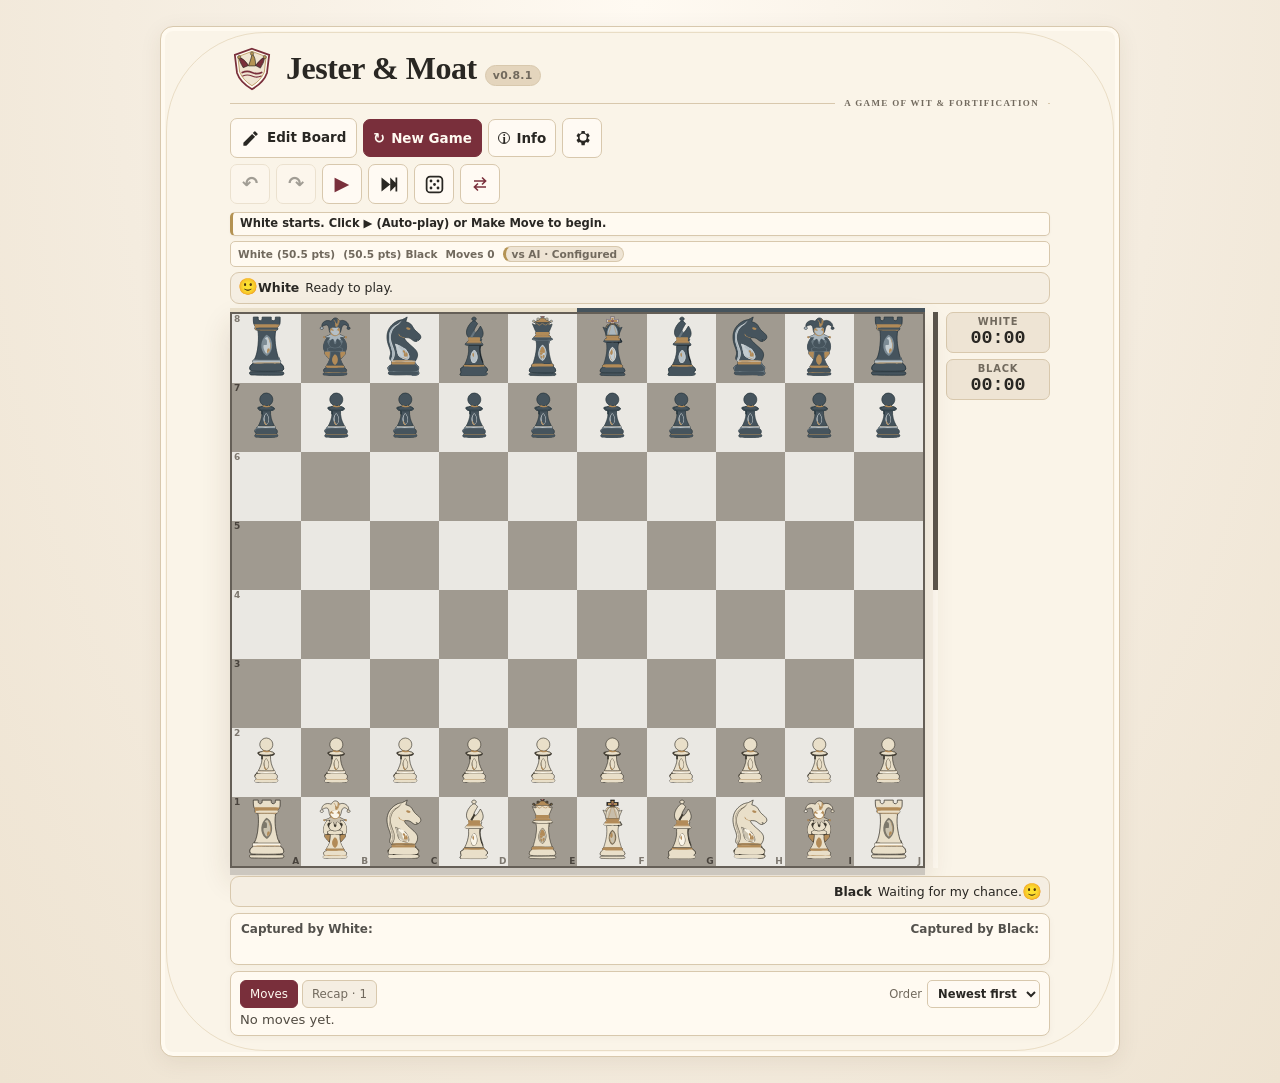
<file: index.html>
<!DOCTYPE html>
<html lang="en">
<head>
<meta charset="UTF-8">
<meta name="viewport" content="width=device-width, initial-scale=1">
<title>Jester & Moat — 10x8 Alpha 0.8.1</title>
<link rel="stylesheet" href="style.css">
<link rel="stylesheet" href="pieces.css">
<link rel="manifest" href="manifest.json">
<link rel="apple-touch-icon" href="apple-touch-icon.png">
<meta name="theme-color" content="#655749">
<style>
/* Mobile drawer/debug layout repair */
.options-drawer { box-sizing: border-box; min-width: 0; }
.options-drawer.open { display: flex; }
.options-drawer .drawer-section { min-width: 0; }
.options-drawer .section-header { min-height: 48px; gap: 8px; }
.options-drawer .section-title { min-width: 0; overflow-wrap: anywhere; }
.options-drawer .section-toggle { flex: 0 0 40px; width: 40px; height: 40px; font-size: 1.1rem; }
.options-drawer .section-content { min-width: 0; overflow: visible; }
.options-drawer .collapsible-section.collapsed .section-content { overflow: hidden; }
.debug-diagnostics-section .section-content { min-width: 0; }
.debug-panel { position: static !important; inset: auto !important; display: flex; flex-direction: column; width: 100%; max-width: 100%; max-height: none; box-sizing: border-box; margin-top: 8px; z-index: auto; }
.debug-panel[hidden] { display: none !important; }
.debug-header { display: flex; flex-wrap: wrap; align-items: center; gap: 8px; min-width: 0; }
.debug-title { flex: 1 1 100%; }
.debug-controls { display: grid; grid-template-columns: repeat(2, minmax(0, 1fr)); gap: 6px; width: 100%; }
.debug-btn { width: 100% !important; min-width: 0; min-height: 40px; height: auto; padding: 8px 10px; white-space: normal; overflow-wrap: anywhere; line-height: 1.2; }
.debug-log { box-sizing: border-box; width: 100%; max-height: 30vh; min-height: 100px; overflow: auto; }
@media (max-width: 768px) {
 .options-drawer { max-height: 72dvh; overflow-y: auto; overscroll-behavior: contain; }
 .options-drawer .collapsible-section:not(.collapsed) .section-content { max-height: none; }
 .debug-controls { grid-template-columns: 1fr; }
 .debug-title { flex-basis: 100%; }
}
</style>
</head>
<body>
<!-- PIECE-SPRITE:HOST — the seven <symbol>s are generated into pieces.svg by generate-piece-sprite.js and injected here before script.js runs. The single-file build inlines them into this div instead. -->
<div id="pieceSprite" aria-hidden="true"><!-- PIECE-SPRITE:INLINE --></div>
<div id="pieceFlatSprite" aria-hidden="true"><!-- PIECE-FLAT-SPRITE:INLINE --></div>
<div id="pieceMinimalSprite" aria-hidden="true"><!-- PIECE-MINIMAL-SPRITE:INLINE --></div>
<div class="app-shell">

<header class="top-header">
  <div class="brand">
    <svg class="game-logo" viewBox="0 0 100 100" role="img" aria-label="Jester and Moat emblem">
      <path d="M50 4 L89 18 L84 59 Q77 80 50 96 Q23 80 16 59 L11 18 Z" fill="#fffaf1" stroke="#792f3b" stroke-width="4"/>
      <path d="M50 10 L82 22 L78 57 Q70 76 50 88 Q30 76 22 57 L18 22 Z" fill="#f0e5d2" stroke="#b49353" stroke-width="1.8"/>
      <path d="M28 58 Q39 53 50 58 T72 58" fill="none" stroke="#792f3b" stroke-width="4" stroke-linecap="round"/>
      <path d="M29 66 Q39 61 50 66 T71 66" fill="none" stroke="#792f3b" stroke-width="2.5" stroke-linecap="round"/>
      <path d="M30 47 Q20 31 21 23 Q34 28 42 42 Z" fill="#792f3b" stroke="#292723" stroke-width="1.5"/>
      <path d="M42 43 Q50 21 50 15 Q59 24 58 43 Z" fill="#b49353" stroke="#292723" stroke-width="1.5"/>
      <path d="M58 42 Q68 28 79 23 Q78 35 69 48 Z" fill="#792f3b" stroke="#292723" stroke-width="1.5"/>
      <circle cx="21" cy="23" r="3.8" fill="#b49353" stroke="#292723" stroke-width="1"/>
      <circle cx="50" cy="15" r="3.8" fill="#b49353" stroke="#292723" stroke-width="1"/>
      <circle cx="79" cy="23" r="3.8" fill="#b49353" stroke="#292723" stroke-width="1"/>
    </svg>
    <h1>Jester & Moat <span class="version-tag">v0.8.1</span></h1>
  </div>
</header>

<div class="controls-section">
 <div class="controls-row">
  <button class="editor-btn" id="editorToggleBtn"><svg class="control-svg" viewBox="0 0 24 24" aria-hidden="true"><path d="M3 17.25V21h3.75L17.81 9.94l-3.75-3.75L3 17.25Zm17.71-10.04a1 1 0 0 0 0-1.41l-2.51-2.51a1 1 0 0 0-1.41 0l-1.83 1.83 3.75 3.75 2-1.66Z"/></svg> Edit Board</button>
  <button class="reset-btn" id="resetBtn"><span class="control-glyph" aria-hidden="true">↻</span> New Game</button>
  <button class="info-btn" id="infoToggleBtn"><span class="control-glyph info-glyph" aria-hidden="true">i</span> Info</button>
  <button class="options-btn icon-only-btn" id="optionsToggleBtn" title="Options" aria-label="Open options"><svg class="control-svg gear-icon" viewBox="0 0 24 24" aria-hidden="true"><path d="M19.14 12.94a7.5 7.5 0 0 0 0-1.88l2.03-1.58-2-3.46-2.39.96a7.35 7.35 0 0 0-1.63-.94L14.79 3h-4l-.36 3.04a7.35 7.35 0 0 0-1.63.94l-2.39-.96-2 3.46 2.03 1.58a7.5 7.5 0 0 0 0 1.88l-2.03 1.58 2 3.46 2.39-.96c.5.4 1.04.71 1.63.94L10.79 21h4l.36-3.04c.59-.23 1.13-.54 1.63-.94l2.39.96 2-3.46-2.03-1.58ZM12.79 15.5a4.5 4.5 0 1 1 0-9 4.5 4.5 0 0 1 0 9Z"/></svg></button>
 </div>
 <div class="controls-row">
  <button class="undo" id="undoBtn" title="Undo" aria-label="Undo move">↶</button>
  <button class="redo" id="redoBtn" title="Redo" aria-label="Redo move">↷</button>
  <button class="confirm-moat-btn" id="confirmMoatBtn" style="display:none;"><span class="control-glyph" aria-hidden="true">✓</span> Confirm Moat</button>
  <button class="auto-icon" id="autoBtn" title="Toggle Auto-Play" aria-label="Start auto-play">▶</button>
  <button class="step" id="stepBtn" title="Step" aria-label="Make one AI move"><svg class="control-svg" viewBox="0 0 24 24" aria-hidden="true"><path d="M4 4v16l10-8L4 4Zm10 0v16l8-8-8-8Zm8 0h-2v16h2V4Z"/></svg></button>
  <button class="random" id="randomBtn" title="Random Midgame" aria-label="Generate random midgame"><svg class="control-svg dice-icon" viewBox="0 0 24 24" aria-hidden="true"><rect x="3" y="3" width="18" height="18" rx="4" fill="none" stroke="currentColor" stroke-width="2"/><circle cx="8" cy="8" r="1.6"/><circle cx="16" cy="8" r="1.6"/><circle cx="12" cy="12" r="1.6"/><circle cx="8" cy="16" r="1.6"/><circle cx="16" cy="16" r="1.6"/></svg></button>
  <button class="side-switch-btn" id="sideSwitchBtn" title="Switch player side and board view" aria-label="Switch player side and board view">
    <svg viewBox="0 0 24 24" aria-hidden="true"><path d="M4 7h13l-3-3 1.4-1.4L21 8l-5.6 5.4L14 12l3-3H4V7Zm16 10H7l3 3-1.4 1.4L3 16l5.6-5.4L10 12l-3 3h13v2Z"/></svg>
  </button>
 </div>
</div>

<div class="status" id="status" aria-live="polite">Loading game…</div>

<!-- Evaluation Bar -->
<div class="eval-bar-container" id="evalBarContainer">
 <div class="eval-side-info" id="evalWhiteInfo">
   <span>White</span> <span id="whitePtsWrapper">(<span id="whiteBoardPoints">0 pts</span>)</span>
 </div>

 <div class="eval-side-info" id="evalBlackInfo" style="justify-content: flex-end;">
   <span id="blackPtsWrapper">(<span id="blackBoardPoints">0 pts</span>)</span> <span>Black</span>
 </div>
 <div class="move-count-summary" aria-live="polite">Moves <strong id="moveCounter">0</strong></div>
 <div class="game-mode-row" id="gameModeRow">
  <span class="game-mode-pill" id="gameModePill" aria-label="Current game mode">vs AI · Medium</span>
 </div>
</div>

<!-- Board Editor Toolbar -->
<div class="editor-panel" id="editorPanel">
 <div class="editor-section-title" style="color:var(--burgundy);font-weight:bold;margin-bottom:4px;">White Pieces:</div>
 <div class="editor-palette white-side" id="whitePalette">
  <button class="palette-btn white-piece" data-tool="w_k">♚</button>
  <button class="palette-btn white-piece" data-tool="w_q">♛</button>
  <button class="palette-btn white-piece" data-tool="w_r">♜</button>
  <button class="palette-btn white-piece" data-tool="w_b">♝</button>
  <button class="palette-btn white-piece" data-tool="w_n">♞</button>
  <button class="palette-btn white-piece" data-tool="w_p">♟</button>
  <button class="palette-btn white-piece" data-tool="w_j">🃏</button>
  <button class="palette-btn" data-tool="w_moat" style="font-size:0.75rem;font-weight:bold;background:#0284c7;color:#fff;">🌊 W-Moat</button>
 </div>
 <div class="editor-section-title" style="color:var(--burgundy);font-weight:bold;margin-top:6px;margin-bottom:4px;">Black Pieces:</div>
 <div class="editor-palette black-side" id="blackPalette">
  <button class="palette-btn black-piece" data-tool="b_k">♚</button>
  <button class="palette-btn black-piece" data-tool="b_q">♛</button>
  <button class="palette-btn black-piece" data-tool="b_r">♜</button>
  <button class="palette-btn black-piece" data-tool="b_b">♝</button>
  <button class="palette-btn black-piece" data-tool="b_n">♞</button>
  <button class="palette-btn black-piece" data-tool="b_p">♟</button>
  <button class="palette-btn black-piece" data-tool="b_j">🃏</button>
  <button class="palette-btn" data-tool="b_moat" style="font-size:0.75rem;font-weight:bold;background:#312e81;color:#fff;">🌊 B-Moat</button>
 </div>
 
 <div class="editor-clocks-row">
  <span class="editor-clocks-heading">Clocks (MM:SS):</span>
  <div class="editor-clock-setting">
   <label for="editorClockW">White:</label>
   <input type="text" id="editorClockW" class="editor-clock-input" placeholder="10:00">
  </div>
  <div class="editor-clock-setting">
   <label for="editorClockB">Black:</label>
   <input type="text" id="editorClockB" class="editor-clock-input" placeholder="10:00">
  </div>
 </div>

 <div class="editor-controls-row">
  <div>
   <button class="palette-btn tool-btn selected" id="eraserToolBtn" data-tool="eraser"><svg class="control-svg" viewBox="0 0 24 24" aria-hidden="true"><path d="m16.24 3.56 4.2 4.2a2 2 0 0 1 0 2.83l-8.49 8.48a2 2 0 0 1-2.82 0l-5.3-5.3a2 2 0 0 1 0-2.83l8.48-8.48a2 2 0 0 1 2.83 0ZM5.24 12.36l5.3 5.3 3.54-3.54-5.3-5.3-3.54 3.54ZM15.2 6.64l-4.99 4.99 5.3 5.3 4.99-4.99-5.3-5.3Z"/></svg> Eraser</button>
   <button class="options-btn" id="clearBoardBtn"><svg class="control-svg" viewBox="0 0 24 24" aria-hidden="true"><path d="m3 17.25 1.41-1.41 3.75 3.75L6.75 21H3v-3.75ZM20.71 5.04 18.96 3.3a1 1 0 0 0-1.41 0L8.4 12.45l5.3 5.3 7.01-7.01a4.03 4.03 0 0 0 0-5.7ZM6.99 13.86l-2.12 2.12 3.18 3.18h12.49v-2H9.29l-2.3-3.3Z"/></svg> Clear</button>
   <button class="options-btn" id="resetDefaultBoardBtn"><svg class="control-svg" viewBox="0 0 24 24" aria-hidden="true"><path d="M12 5V2L7.5 6.5 12 11V8a6 6 0 1 1-5.65 8H3.18A9 9 0 1 0 12 5Z"/></svg> Reset</button>
  </div>
  <div>
   <label style="font-size:0.8rem;font-weight:bold;">Side to move: </label>
   <select id="editorTurnSelect" style="padding:4px 8px;">
    <option value="w" selected>White</option>
    <option value="b">Black</option>
   </select>
   <button class="confirm-moat-btn" id="playPositionBtn" style="margin-left:6px;">▶ Play Position</button>
  </div>
 </div>
</div>

<div class="info-drawer" id="infoDrawer">
 <div class="drawer-section">
  <h3>📖 Rules & Moat</h3>
  <p>After 4 moves each, White and Black place their 1x3 moats in sequence. Sliding pieces stop at the moat, knights jump over. 2 opponent pieces destroy the moat. Re-deploying a moat is available on promotion if destroyed!</p>
 </div>
 <div class="drawer-section controls-guide">
  <h3>Controls Guide</h3>
  <dl class="control-legend">
   <div><dt><span class="legend-glyph" aria-hidden="true">↶</span></dt><dd>Undo the last move</dd></div>
   <div><dt><span class="legend-glyph" aria-hidden="true">✓</span></dt><dd>Confirm moat placement (when prompted)</dd></div>
   <div><dt><span class="legend-glyph" aria-hidden="true">↷</span></dt><dd>Redo an undone move</dd></div>
   <div><dt><span class="legend-glyph" aria-hidden="true">▶ / Ⅱ</span></dt><dd>Start or pause auto-play</dd></div>
   <div><dt><svg class="legend-svg" viewBox="0 0 24 24" aria-hidden="true"><path d="M4 4v16l10-8L4 4Zm10 0v16l8-8-8-8Zm8 0h-2v16h2V4Z"/></svg></dt><dd>Make one AI move</dd></div>
   <div><dt><svg class="legend-svg" viewBox="0 0 24 24" aria-hidden="true"><rect x="3" y="3" width="18" height="18" rx="4" fill="none" stroke="currentColor" stroke-width="2"/><circle cx="8" cy="8" r="1.6"/><circle cx="16" cy="8" r="1.6"/><circle cx="12" cy="12" r="1.6"/><circle cx="8" cy="16" r="1.6"/><circle cx="16" cy="16" r="1.6"/></svg></dt><dd>Generate a random midgame position</dd></div>
   <div><dt><span class="legend-glyph" aria-hidden="true">⇄</span></dt><dd>Switch player side and board view</dd></div>
   <div><dt><svg class="legend-svg" viewBox="0 0 24 24" aria-hidden="true"><path d="M19.14 12.94a7.5 7.5 0 0 0 0-1.88l2.03-1.58-2-3.46-2.39.96a7.35 7.35 0 0 0-1.63-.94L14.79 3h-4l-.36 3.04a7.35 7.35 0 0 0-1.63.94l-2.39-.96-2 3.46 2.03 1.58a7.5 7.5 0 0 0 0 1.88l-2.03 1.58 2 3.46 2.39-.96c.5.4 1.04.71 1.63.94L10.79 21h4l.36-3.04c.59-.23 1.13-.54 1.63-.94l2.39.96 2-3.46-2.03-1.58ZM12.79 15.5a4.5 4.5 0 1 1 0-9 4.5 4.5 0 0 1 0 9Z"/></svg></dt><dd>Open game options</dd></div>
   <div><dt><span class="legend-glyph" aria-hidden="true">✎</span></dt><dd>Open the board editor</dd></div>
   <div><dt><span class="legend-glyph" aria-hidden="true">↻</span></dt><dd>Start a new game</dd></div>
   <div><dt><span class="legend-glyph info-glyph" aria-hidden="true">i</span></dt><dd>Open this information panel</dd></div>
  </dl>
 </div>
 <div class="drawer-section">
  <h3><svg class="save-load-heading-icon" style="display:inline-block;width:1em;height:1em;vertical-align:-0.12em;" viewBox="0 0 24 24" aria-hidden="true" focusable="false"><path d="M5 3.75h12.5L21 7.25v13H3v-16.5h2Z" fill="none" stroke="currentColor" stroke-width="1.8" stroke-linejoin="round"/><path d="M7 4v5h10V4M7 20v-7h10v7" fill="none" stroke="currentColor" stroke-width="1.8" stroke-linejoin="round"/></svg> Save / Load Game (JSON)</h3>
  <div class="save-box">
   <div class="btn-group" style="display:flex;gap:8px;margin-top:6px;">
    <button class="file-btn" id="exportFileBtn"><svg class="control-svg" viewBox="0 0 24 24" aria-hidden="true"><path d="M5 20h14v-2H5v2ZM11 3v10.17l-3.59-3.58L6 11l6 6 6-6-1.41-1.41L13 13.17V3h-2Z"/></svg> Save to File (.json)</button>
    <button class="file-btn" id="importFileBtn"><svg class="control-svg" viewBox="0 0 24 24" aria-hidden="true"><path d="M5 20h14v-2H5v2ZM11 17V6.83L7.41 10.4 6 9l6-6 6 6-1.41 1.41L13 6.83V17h-2Z"/></svg> Load from File</button>
    <input type="file" id="fileInput" accept=".json" style="display:none;">
   </div>
  </div>
 </div>
 <div class="drawer-footer">
  Jester & Moat Chess Variant (10x8) ver. Alpha 0.8.1<br>
  © 2026 Mikael Lagersson (MIT License)
 </div>
</div>

<div class="options-drawer" id="optionsDrawer">
 <div class="drawer-section collapsible-section" data-section="game">
  <div class="section-header">
    <span class="section-title">Game</span>
    <button class="section-toggle" aria-label="Toggle Game section">▾</button>
  </div>
  <div class="section-content">
   <div class="drawer-row">
    <label>Game Mode:</label>
    <select id="modeSelect">
     <option value="pvp">2 Players (Pass & Play)</option>
     <option value="ai" selected>VS AI (uses engine settings)</option>
     <option value="ai_vs_ai">AI vs AI (Simulation)</option>
     <option value="ai_easy" hidden>Legacy VS AI Easy</option>
     <option value="ai_medium" hidden>Legacy VS AI Medium</option>
     <option value="ai_hard" hidden>Legacy VS AI Hard</option>
    </select>
   </div>
   <div class="drawer-row">
    <label>Player Side:</label>
    <select id="playerSideSelect">
     <option value="white" selected>White (Play as White)</option>
     <option value="black">Black (Play as Black)</option>
     <option value="random">Random Side</option>
    </select>
   </div>
   <div class="drawer-row">
    <label>Clock Setting:</label>
    <select id="timeSelect">
     <option value="0" selected>Clock: Untimed</option>
     <option value="180">Clock: 3 min (Blitz)</option>
     <option value="300">Clock: 5 min (Blitz)</option>
     <option value="600">Clock: 10 min (Rapid)</option>
    </select>
   </div>
   <div class="drawer-row">
    <label>Jester Starting Position:</label>
    <select id="jesterPosSelect">
     <option value="edges">Jester on B/I (Flanks)</option>
     <option value="center">Jester on D/G (Center)</option>
    </select>
   </div>
   <div class="drawer-row">
    <label>Auto-Play Speed:</label>
    <select id="speedSelect">
     <option value="3000">Speed: 3.0s (Very Slow)</option>
     <option value="2000">Speed: 2.0s (Slow)</option>
     <option value="1000">Speed: 1.0s (Normal)</option>
     <option value="500" selected>Speed: 0.5s (Fast)</option>
     <option value="250">Speed: 0.25s (Very Fast)</option>
     <option value="100">Speed: 0.1s (Turbo)</option>
    </select>
   </div>
  </div>
 </div>
 <div class="drawer-section collapsible-section" data-section="ai" id="aiEngineSection">
   <div class="section-header">
     <span class="section-title">AI Engines</span>
     <button class="section-toggle" aria-label="Toggle AI Engines section">▾</button>
   </div>
   <div class="section-content">
    <div class="engine-preset-controls">
     <label for="enginePresetSelect">Starting preset:</label>
     <select id="enginePresetSelect">
      <option value="balanced">Balanced · MinMax Medium</option>
      <option value="easy">Easy · MinMax Easy</option>
      <option value="hard">Hard · MinMax Hard</option>
     </select>
     <button type="button" id="applyEnginePresetBtn">Apply preset</button>
     <button type="button" id="resetEngineConfigBtn">Reset defaults</button>
     <small id="enginePresetStatus" aria-live="polite">Balanced · MinMax Medium</small>
    </div>
    <p class="engine-config-help">Choose an engine and strength independently for each side and phase. Advanced settings override the selected strength.</p>
    <div id="engineAssignments" class="engine-config-grid" aria-label="Engine assignments by side and phase"></div>
   </div>
  </div>
  <div class="drawer-section collapsible-section" data-section="display">
  <div class="section-header">
    <span class="section-title">Display</span>
    <button class="section-toggle" aria-label="Toggle Display section">▾</button>
  </div>
  <div class="section-content">
   <div class="drawer-row">
    <label>Eval & Score Display:</label>
    <select id="uiDisplaySelect">
     <option value="full" selected>Full (Clocks, Bar, Name & Pts)</option>
     <option value="bar_pts">Compact (Bar, Name & Pts / No Clocks)</option>
     <option value="bar_only">Minimal Bar Only (No Text)</option>
     <option value="clocks_only">Clocks Only (No Eval Bar)</option>
     <option value="hidden">Hidden All</option>
    </select>
   </div>
   <div class="drawer-row">
    <label for="showModeIndicatorToggle">Show game mode pill:</label>
    <input type="checkbox" id="showModeIndicatorToggle" checked style="width:18px;height:18px;accent-color:var(--burgundy);">
   </div>
   <div class="drawer-row">
    <label for="partyInsightVisibilitySelect">AI side tabs:</label>
    <select id="partyInsightVisibilitySelect">
     <option value="both" selected>Both sides</option>
     <option value="white">White only</option>
     <option value="black">Black only</option>
     <option value="none">Hidden</option>
    </select>
   </div>
   <div class="drawer-row">
    <label for="coordsToggle">Board Coordinates:</label>
    <input type="checkbox" id="coordsToggle" checked style="width:18px;height:18px;accent-color:var(--burgundy);">
   </div>
   <div class="drawer-row">
    <label for="pieceSetSelect">Piece design:</label>
    <select id="pieceSetSelect">
          <option value="mobile">Mobile (Flat)</option>
          <option value="desktop">Desktop (Classic)</option>
          <option value="minimal">Minimal (Newspaper)</option>
        </select>
   </div>
   <div class="drawer-row">
    <label for="piecePaletteSelect">Piece colours:</label>
    <select id="piecePaletteSelect">
     <option value="classic" selected>A · Ivory / Graphite</option>
     <option value="ruby">B · Ruby / Wine</option>
     <option value="forest">C · Forest / Brass</option>
     <option value="monochrome">D · Porcelain / Charcoal</option>
    </select>
   </div>
   <div class="appearance-swatch-grid" role="group" aria-label="Piece colour palette swatches">
    <button type="button" class="appearance-swatch" data-piece-palette-choice="classic" aria-pressed="true" title="A · Ivory / Graphite"><span class="swatch-pair"><span style="background:#e9dfc9"></span><span style="background:#46545d"></span></span><span class="swatch-label">A</span></button>
    <button type="button" class="appearance-swatch" data-piece-palette-choice="ruby" aria-pressed="false" title="B · Ruby / Wine"><span class="swatch-pair"><span style="background:#f0ded4"></span><span style="background:#793843"></span></span><span class="swatch-label">B</span></button>
    <button type="button" class="appearance-swatch" data-piece-palette-choice="forest" aria-pressed="false" title="C · Forest / Brass"><span class="swatch-pair"><span style="background:#eae8d8"></span><span style="background:#355b43"></span></span><span class="swatch-label">C</span></button>
    <button type="button" class="appearance-swatch" data-piece-palette-choice="monochrome" aria-pressed="false" title="D · Porcelain / Charcoal"><span class="swatch-pair"><span style="background:#e5e5e2"></span><span style="background:#3a3d40"></span></span><span class="swatch-label">D</span></button>
   </div>
   <div class="drawer-row">
    <label for="boardStyleSelect">Board style:</label>
    <select id="boardStyleSelect">
     <option value="soft-stone" selected>Soft Stone</option>
     <option value="warm-wood">Warm Wood</option>
     <option value="cool-slate">Cool Slate</option>
     <option value="graphite">Graphite</option>
    </select>
   </div>
   <div class="appearance-swatch-grid" role="group" aria-label="Board colour swatches">
    <button type="button" class="appearance-swatch" data-board-style-choice="soft-stone" aria-pressed="true" title="Soft Stone"><span class="swatch-pair"><span style="background:#eae8e3"></span><span style="background:#a09a90"></span></span><span class="swatch-label">Stone</span></button>
    <button type="button" class="appearance-swatch" data-board-style-choice="warm-wood" aria-pressed="false" title="Warm Wood"><span class="swatch-pair"><span style="background:#ead8b6"></span><span style="background:#a97748"></span></span><span class="swatch-label">Wood</span></button>
    <button type="button" class="appearance-swatch" data-board-style-choice="cool-slate" aria-pressed="false" title="Cool Slate"><span class="swatch-pair"><span style="background:#dce4e9"></span><span style="background:#718493"></span></span><span class="swatch-label">Slate</span></button>
    <button type="button" class="appearance-swatch" data-board-style-choice="graphite" aria-pressed="false" title="Graphite"><span class="swatch-pair"><span style="background:#d9dcdd"></span><span style="background:#747c81"></span></span><span class="swatch-label">Graphite</span></button>
   </div>
   <div class="drawer-row">
    <label for="themeSelect">Theme:</label>
    <select id="themeSelect">
     <option value="auto" selected>Auto (Follow System)</option>
     <option value="light">Light</option>
     <option value="dark">Dark</option>
    </select>
   </div>
   <div class="drawer-row appearance-reset-row">
    <span>Appearance defaults:</span>
    <button class="options-btn" id="resetAppearanceBtn" type="button">Reset appearance</button>
   </div>
  </div>
 </div>
  <div class="drawer-section collapsible-section debug-diagnostics-section collapsed" data-section="debug">
   <div class="section-header" role="button" tabindex="0" aria-expanded="false">
    <span class="section-title">Debug &amp; Diagnostics</span>
    <button class="section-toggle" type="button" aria-label="Toggle Debug & Diagnostics section">▸</button>
   </div>
   <div class="section-content">
    <div class="drawer-row"><label for="debugModeToggle">Debug logging:</label><input type="checkbox" id="debugModeToggle" style="width:22px;height:22px;accent-color:var(--burgundy);"></div>
    <div class="debug-panel" id="debugPanel" hidden>
     <div class="debug-header"><span class="debug-title">Debug Log</span><div class="debug-controls">
      <button class="debug-btn" id="debugClearBtn" type="button" title="Clear log">Clear</button>
      <button class="debug-btn" id="debugDownloadBtn" type="button" title="Download complete log">Download</button>
      <button class="debug-btn" id="debugDownloadEventsBtn" type="button" title="Download filtered event log">Events</button>
      <button class="debug-btn" id="debugToggleBtn" type="button" title="Toggle auto-scroll">Auto-scroll: On</button>
     </div></div><div class="debug-log" id="debugLog"></div>
    </div>
   </div>
  </div>
 </div>

<main>
<div class="board-layout" id="boardLayout">
 <div class="party-insight-panel party-insight-panel-white">
  <button type="button" class="party-insight-tab" data-party-insight-side="white" aria-label="Show White AI information" aria-expanded="false">
   <span class="party-insight-expression" aria-hidden="true"><span class="party-insight-emoji">🙂</span><span class="party-insight-side-label">White</span><span class="party-insight-reaction-text">Ready to play.</span></span>
   <span class="party-insight-summary" hidden></span>
  </button>
  <span class="party-insight-handover" data-party-insight-handover="white" role="status" aria-live="polite" hidden>Engine changed</span>
  <button type="button" class="party-insight-details-button" data-party-insight-details="white" aria-label="Show full White AI details" title="More details" hidden>?</button>
 </div>
 <div class="board-frame-wrap"><div id="board" role="grid" aria-label="Chess board 10 by 8"></div></div>
 <div class="eval-bar-track board-eval-track" id="boardEvalTrack" role="img" aria-label="Material balance: White at bottom, Black at top">
  <div class="eval-fill-black" id="evalFillBlack" style="height: 50%;"></div>
  <div class="eval-fill-white" id="evalFillWhite" style="height: 50%;"></div>
 </div>
 <!-- Clock indicators sit beside the board on wider screens; mobile CSS keeps the board full-width. -->
 <div class="clock-container" id="clockContainerEl" aria-label="Player clocks">
  <div class="clock-box" id="clockBoxW">
   <span class="clock-label">White</span>
   <span class="clock-time" id="clockW">00:00</span>
  </div>
  <div class="clock-box" id="clockBoxB">
   <span class="clock-label">Black</span>
   <span class="clock-time" id="clockB">00:00</span>
  </div>
 </div>
 <div class="party-insight-panel party-insight-panel-black">
  <button type="button" class="party-insight-tab" data-party-insight-side="black" aria-label="Show Black AI information" aria-expanded="false">
   <span class="party-insight-expression" aria-hidden="true"><span class="party-insight-emoji">🙂</span><span class="party-insight-side-label">Black</span><span class="party-insight-reaction-text">Waiting for my chance.</span></span>
   <span class="party-insight-summary" hidden></span>
  </button>
  <span class="party-insight-handover" data-party-insight-handover="black" role="status" aria-live="polite" hidden>Engine changed</span>
  <button type="button" class="party-insight-details-button" data-party-insight-details="black" aria-label="Show full Black AI details" title="More details" hidden>?</button>
 </div>
</div>

<dialog id="partyInsightDetailsDialog" class="party-insight-details-dialog" aria-labelledby="partyInsightDetailsTitle">
 <div class="party-insight-details-content" id="partyInsightDetailsContent"></div>
 <div class="party-insight-dialog-actions">
  <button type="button" class="secondary-btn" data-party-insight-close>Close</button>
 </div>
</dialog>

<div class="dashboard">
 <div class="captured-container">
  <span style="font-size:0.75rem;opacity:0.8;font-weight:bold;">Captured by White:</span>
  <div id="capturedByWhite" class="captured-box"></div>
 </div>
 <div class="captured-container" style="align-items:flex-end;">
  <span style="font-size:0.75rem;opacity:0.8;font-weight:bold;">Captured by Black:</span>
  <div id="capturedByBlack" class="captured-box"></div>
 </div>
</div>

<div class="history-box">
 <div class="history-heading">
  <div class="history-view-tabs" role="group" aria-label="History view">
   <button type="button" class="history-view-tab" id="historyMovesTab" aria-pressed="true">Moves</button>
   <button type="button" class="history-view-tab" id="historyRecapTab" aria-pressed="false" disabled>Recap</button>
  </div>
  <label class="history-order-control">Order
   <select id="historyOrderSelect" aria-label="Move history order">
    <option value="oldest">Oldest first</option>
    <option value="newest">Newest first</option>
   </select>
  </label>
 </div>
 <div id="history">No moves yet.</div>
 <div id="partyInsightRecapContent" hidden></div>
</div>
</main>

<div class="modal-overlay" id="promotionModal">
 <div class="modal-content">
  <h3>Choose Pawn Promotion</h3>
  <div class="promotion-choices" id="promotionChoices"></div>
 </div>
</div>

<div class="overlay" id="gameOverOverlay" hidden>
 <div class="overlay-card">
  <h2 id="overlayTitle">Game Over</h2>
  <p id="overlayText"></p>
  <div class="overlay-btns">
   <button class="reset-btn" id="overlayNewBtn">🔄 New Game</button>
   <button class="info-btn" id="overlayCloseBtn">👁 Review Board</button>
  </div>
 </div>
</div>

</div><!-- /.app-shell -->


</div>

<!-- GAME-BOOT:BEGIN — build.js swaps this block for an inline script in the single-file build. -->
<script>
(function () {
  function loadScript(src) {
    return new Promise(function (resolve) {
      var script = document.createElement("script");
      script.src = src;
      script.onload = function () { resolve(true); };
      script.onerror = function () { console.error("Optional runtime module failed to load:", src); resolve(false); };
      document.body.appendChild(script);
    });
  }
  function loadEvolutionaryRuntime(startGame) {
    fetch("engines/evolutionary-default-v1.json")
      .then(function (response) { return response.ok ? response.json() : Promise.reject(response.status); })
      .then(function (parameterPackage) {
        window.EVOLUTIONARY_DEFAULT_PACKAGE = parameterPackage;
        return loadScript("scripts/evolutionary-features.js");
      })
      .then(function (loaded) {
        if (!loaded) throw new Error("Evolutionary feature module unavailable.");
        return loadScript("scripts/evolutionary-search.js");
      })
      .then(function (loaded) {
        if (!loaded) throw new Error("Evolutionary search module unavailable.");
        return loadScript("engines/evolutionary-engine.js");
      })
      .then(function (loaded) {
        if (!loaded) console.warn("Evolutionary engine unavailable; continuing with other engines.");
      })
      .catch(function (error) {
        console.warn("Evolutionary engine could not be loaded; continuing with other engines.", error);
      })
      .then(startGame);
  }
  function boot() {
    function startGame() {
      var script = document.createElement("script");
      script.src = "script.js";
      document.body.appendChild(script);
    }
    function startWithOptionalEvolutionary() { loadEvolutionaryRuntime(startGame); }
    if (typeof MinMaxSearchCoreFactory === "function") {
      if (typeof EvolutionaryEngineFactory === "function" && globalThis.EVOLUTIONARY_DEFAULT_PACKAGE) {
        startGame();
      } else {
        startWithOptionalEvolutionary();
      }
      return;
    }
    var minmaxScript = document.createElement("script");
    minmaxScript.src = "engines/minmax-engine.js";
    minmaxScript.onload = startWithOptionalEvolutionary;
    minmaxScript.onerror = function () { console.error("MinMax engine failed to load."); startWithOptionalEvolutionary(); };
    document.body.appendChild(minmaxScript);
  }
  // The single-file build inlines the symbols above, so it boots straight away.
  if (document.getElementById("p-rook") && document.getElementById("flat-p-rook") && document.getElementById("min-p-rook")) { boot(); return; }
  Promise.all([
    fetch("pieces.svg").then(function (response) { return response.ok ? response.text() : Promise.reject(response.status); }),
    fetch("pieces-flat.svg").then(function (response) { return response.ok ? response.text() : Promise.reject(response.status); }),
    fetch("pieces-minimal.svg").then(function (response) { return response.ok ? response.text() : Promise.reject(response.status); })
  ])
    .then(function (sprites) {
      document.getElementById("pieceSprite").innerHTML = sprites[0];
      document.getElementById("pieceFlatSprite").innerHTML = sprites[1];
      const minEl = document.getElementById("pieceMinimalSprite");
      if (minEl) minEl.innerHTML = sprites[2];
      var mctsScript = document.createElement("script");
      mctsScript.src = "engines/mcts-engine.js";
      mctsScript.onload = boot;
      mctsScript.onerror = function () { console.error('MCTS engine failed to load; starting with MinMax fallback.'); boot(); };
      document.body.appendChild(mctsScript);
    })
    .catch(function (error) {
      console.error("Piece sprite failed to load:", error);
      boot();
    });
})();
</script>
<!-- GAME-BOOT:END -->

<script src="scripts/eruda-loader.js"></script>

<script>
if ('serviceWorker' in navigator) {
  window.addEventListener('load', function () {
    navigator.serviceWorker.register('sw.js').catch(function (e) {
      console.warn('SW registration failed:', e);
    });
  });
}
</script>
</body>
</html>
</file>
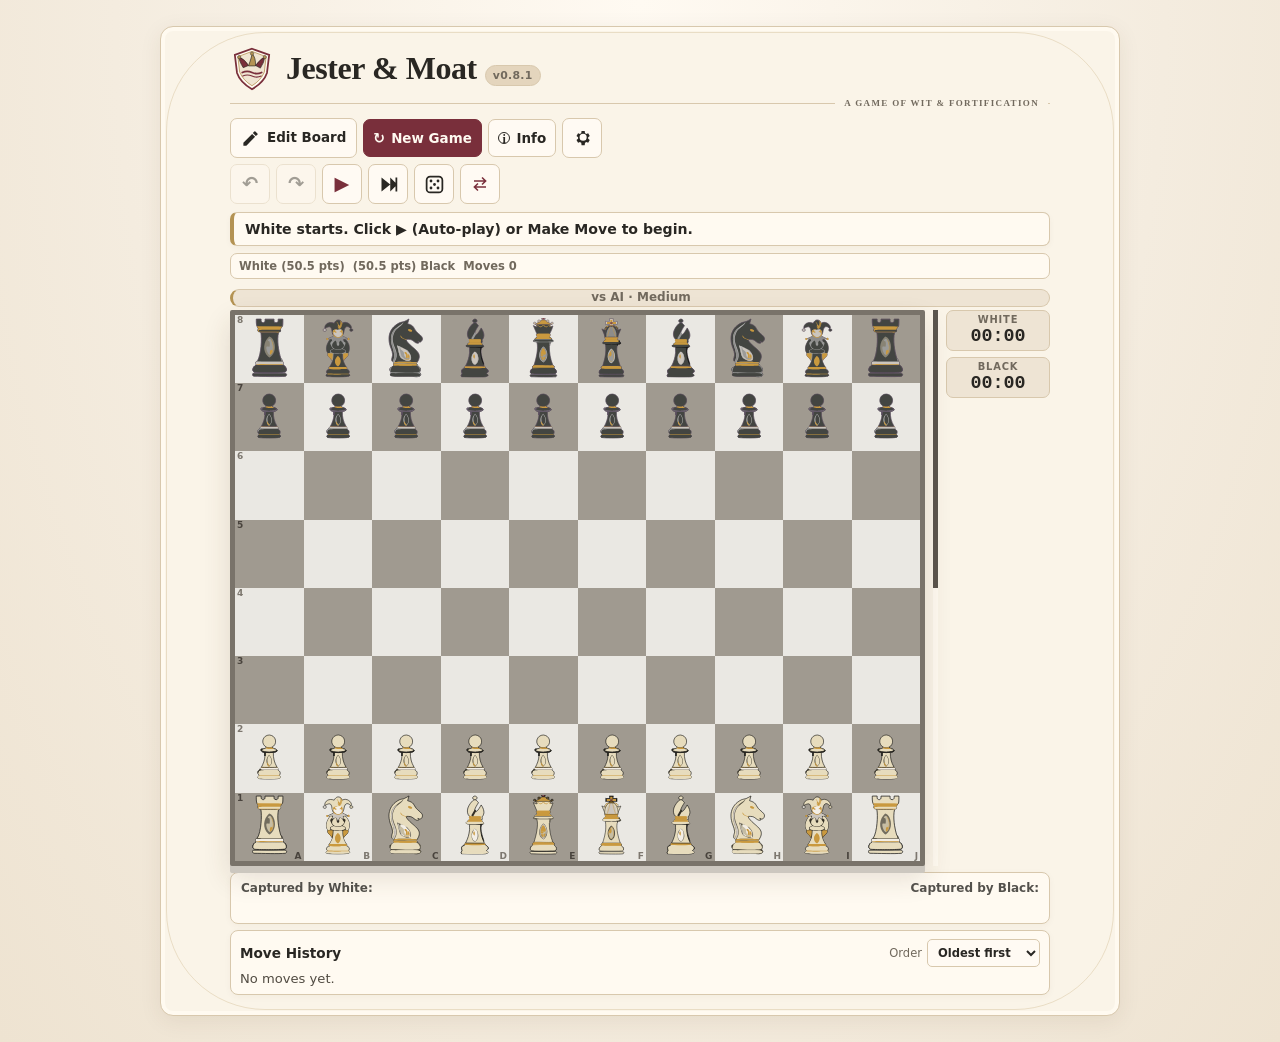
<file: jester-and-moat.html>
<!DOCTYPE html>
<html lang="en">
<head>
<meta charset="UTF-8">
<meta name="viewport" content="width=device-width, initial-scale=1">
<title>Jester & Moat — 10x8 Alpha 0.8.1</title>
<style>
  * {
    box-sizing: border-box;
    margin: 0;
    padding: 0;
    user-select: none;
  }

  /* === Warm Walnut & Ivory Theme === */
  :root {
    color-scheme: light;
    --paper: #f4ecdf;
    --paper-deep: #e4d5bd;
    --paper-panel: #fffaf3;
    --ink: #292723;
    --muted-ink: #71695d;
    --burgundy: #792f3b;
    --burgundy-dark: #60232d;
    --gold: #b49353;
    --line: #d8c8ad;
    /* === Board: "Soft Stone" ===
       Chosen from the soft palette round. The board deliberately carries its own
       scheme instead of the page's warm walnut, and is softer than it: square
       separation 2.28:1 (was 4.89:1), saturation 14% (was 62%). Every board
       colour lives here so the whole palette is one block; html.theme-dark below
       re-declares the same names for the dark page. */
    --square-light: #eae8e3;
    --square-dark: #a09a90;
    --board-frame: #79736a;
    --board-bg: #655f57;
    --board-edge: #ccc7bf;
    --coord-light: #6a645b;
    --coord-dark: #3a352f;
    --moat-w: #b9cbd6;
    --moat-w-edge: #47687b;
    --moat-b: #d4b7bc;
    --moat-b-edge: #7b4d55;
    /* The W/B tag on each moat square. The chip is the moat's own EDGE colour, so
       the tag echoes the border; only the ink flips with the theme, because white
       ink on the pale dark-mode edge measured 1.47:1 - invisible. Here: white on
       #47687b is 5.94:1, and 6.92:1 for Black. */
    --moat-w-ink: #ffffff;
    --moat-b-ink: #ffffff;
    /* Highlights. The selected square is two-tone: a soft amber fill plus a dark
       bronze ring. A single flat fill cannot clear a visible contrast against
       BOTH a pale square and a mid-tone dark one - the usable luminance band is
       about a fiftieth of the range - so the RING carries the contrast. */
    --sel-fill: #dcc27c;
    --sel-ring: #6f5224;
    --last-ring: #7d5f28;
    --move-dot: #6b4c60;
    --dot-halo: #f7f1e7;
    --check-ink: #a8403d;
    /* Base dimensions for non-board piece surfaces. */
    --piece-h: 92%;
    --piece-w: 92%;
    --piece-accent-gold: #c9993f;
    --piece-queen-gem: #792f3b;
    --piece-w-outline: #161615;
    --piece-b-outline: #5b4c60;
    /* Board-only: how far a piece sits above its centred position. Every symbol
       puts its base ~0.9% of a square above the square's bottom edge (measured
       across all 14: 0.92-0.94%, spread 0.02pp), so the artwork reads as
       standing on the bottom edge. This one knob lifts every board square by
       the same amount; the captured tray, promotion modal and editor palette
       keep their own placement. Raise/lower to taste - 2% is subtle, 4% more
       pronounced.

       Ceiling: the king's ink already fills 98.1% of its box, so the crown has
       only ~1% of a square of clearance above the square. Past ~1% the top-row
       king leaves #board's padding box and the board's overflow:hidden trims
       the tip. At 2% that trim is 0.35px on a phone board and 0.70px on a
       desktop one - below the threshold where it reads as a cut. There is no
       value that lifts noticeably and still leaves the crown untouched. */
    --piece-lift: 2%;
    /* One soft cast shadow under every drawn piece, on every surface. Keep it
       short: the artwork's base sits only ~1% of a square above the square's
       bottom edge, so a long shadow presses a dark band into that gap - which
       is what makes a piece read as sitting on the edge - and spills onto the
       square below. Reach is roughly offset + blur and does NOT scale with the
       board: a phone square is only ~34px. Measured on the phone board (390px,
       34px squares, check-piece-placement.cjs): the old 0 1px 2px
       rgba(0,0,0,0.30) darkened the gap under the base by 12% and put 3.8% of
       that darkening onto the next square; this value gives 4.6% and 0.2%. */
    --piece-shadow: 0 0.5px 0.5px rgba(0,0,0,0.25);
    /* PIECE-COLOURS:root:BEGIN — piece palette, light theme. Hand-maintained:
       no script generates this block. */
    --piece-w-body: #e7dcbd;
    --piece-w-ink: #161615;
    --piece-w-gloss: #f3eee6;
    --piece-w-shade-948: color-mix(in srgb, var(--piece-w-body) 94.8%, var(--piece-w-ink));
    --piece-w-shade-844: color-mix(in srgb, var(--piece-w-body) 84.4%, var(--piece-w-ink));
    --piece-w-shade-552: color-mix(in srgb, var(--piece-w-body) 55.2%, var(--piece-w-ink));
    --piece-w-shade-434: color-mix(in srgb, var(--piece-w-body) 43.4%, var(--piece-w-ink));
    --piece-w-exact-1: #332f25;
    --piece-w-exact-2: #5c5747;
    --piece-w-tone: #cbc5bd;
    --piece-accent-gold: #c9993f;
    --piece-queen-gem: #792f3b;
    --piece-w-outline: #161615;
    --piece-b-outline: #5b4c60;
    --piece-b-accent: #5a4a5b;
    --piece-b-slit: #f5f0e8;
    --piece-j-flat-accent: #7b68a0;
    --piece-b-body: #434541;
    --piece-b-ink: #161615;
    --piece-b-gloss: #cbc5bd;
    --piece-b-shade-456: color-mix(in srgb, var(--piece-b-body) 45.6%, var(--piece-b-ink));
    --piece-b-gloss-546: color-mix(in srgb, var(--piece-b-gloss) 54.6%, var(--piece-b-body));
    --piece-b-gloss-450: color-mix(in srgb, var(--piece-b-gloss) 45%, var(--piece-b-body));
    --piece-b-gloss-49: color-mix(in srgb, var(--piece-b-gloss) 4.9%, var(--piece-b-body));
    --piece-b-exact-1: #9b9b99;
    --piece-b-tone: #332f25;
    --piece-b-exact-2: #8d8c8b;
    --piece-b-exact-3: #888374;
    --piece-b-exact-4: #b1b0af;
    --piece-b-exact-5: #989897;
/* PIECE-COLOURS:root:END */
  }

  html { background: var(--paper); }
  html[data-board-style="warm-wood"] {
    --square-light: #ead8b6;
    --square-dark: #a97748;
    --board-frame: #76502f;
    --board-bg: #53361f;
    --board-edge: #d2b083;
    --coord-light: #61432c;
    --coord-dark: #f5e8d1;
    --moat-w: #b9d0d6;
    --moat-w-edge: #426c78;
    --moat-b: #d8b8bd;
    --moat-b-edge: #7a4651;
    --sel-fill: #e0bd67;
    --sel-ring: #694116;
    --last-ring: #784c1e;
  }
  html[data-board-style="cool-slate"] {
    --square-light: #dce4e9;
    --square-dark: #718493;
    --board-frame: #465762;
    --board-bg: #34444f;
    --board-edge: #aab8c1;
    --coord-light: #405560;
    --coord-dark: #f3f6f8;
    --moat-w: #bdd7e2;
    --moat-w-edge: #426a7a;
    --moat-b: #ddc6d6;
    --moat-b-edge: #765368;
    --sel-fill: #d4b85e;
    --sel-ring: #48515a;
    --last-ring: #4d5f6b;
  }
  body {
    background: radial-gradient(ellipse at top, #fffaf2 0%, var(--paper) 58%, #eee3d1 100%);
    color: var(--ink);
    padding: clamp(10px, 2.4vw, 26px);
    font-family: Inter, ui-sans-serif, system-ui, -apple-system, "Segoe UI", sans-serif;
    display: flex;
    flex-direction: column;
    align-items: center;
    min-height: 100vh;
  }

  .app-shell {
    width: min(100%, 960px);
    position: relative;
    padding: clamp(10px, 1.8vw, 20px);
    border: 1px solid var(--line);
    border-radius: 13px;
    background: #faf4e8;
    box-shadow: 0 5px 22px #4b341014, inset 0 0 0 4px #fffaf0;
    display: flex;
    flex-direction: column;
    align-items: center;
  }

  .app-shell::before {
    content: "";
    position: absolute;
    inset: 5px;
    border: 1px solid #b493533d;
    border-radius: 99px;
    pointer-events: none;
  }

  /* --- Top Header --- */
  .top-header {
    width: min(100%, 820px);
    display: flex;
    align-items: center;
    justify-content: flex-start;
    padding: 0 0 12px;
    margin-bottom: 4px;
    border-bottom: 1px solid var(--line);
    position: relative;
  }

  .top-header::after {
    content: "A GAME OF WIT & FORTIFICATION";
    position: absolute; right: 2px; bottom: -7px;
    padding: 0 9px; background: #faf4e8;
    color: var(--muted-ink); font: 700 9px/1.4 Georgia, serif;
    letter-spacing: 1.35px;
  }

  .brand { display: flex; align-items: center; gap: 12px; }
  .game-logo { width: 44px; height: 44px; flex: 0 0 auto; }

  h1 {
    font: 700 clamp(1.35rem, 4vw, 2rem)/1.05 Georgia, "Times New Roman", serif;
    letter-spacing: -.45px; color: var(--ink); display: flex; align-items: baseline; gap: 8px; flex-wrap: wrap;
  }

  .version-tag {
    color: var(--muted-ink); font: 600 .68rem/1.2 system-ui, sans-serif;
    letter-spacing: .3px; background: var(--paper-deep); border: 1px solid var(--line);
    border-radius: 99px; padding: 3px 7px;
  }

  .game-mode-row {
    width: min(100%, 820px);
    display: flex;
    justify-content: center;
    align-items: center;
    /* Compact strip between the points/evaluation row and the clocks. */
    margin: 2px auto 3px;
    padding: 0;
  }

  .game-mode-row[hidden] { display: none !important; }

  .game-mode-pill {
    display: block;
    width: 100%;
    box-sizing: border-box;
    text-align: center;
    /* Keep the full-width pill readable while adding virtually no height. */
    padding: 1px 8px;
    border: 1px solid var(--line);
    border-left: 3px solid var(--gold);
    border-radius: 999px;
    background: #eee4d4;
    color: var(--muted-ink);
    font-size: .75rem;
    line-height: 1.15;
    font-weight: 700;
  }

  .theme-dark .game-mode-pill {
    background: #2b2926;
    border-color: var(--line);
    border-left-color: var(--gold);
    color: var(--muted-ink);
  }

  /* --- Controls --- */
  .controls-section {
    width: min(100%, 820px);
    display: flex;
    flex-direction: column;
    gap: 6px;
    margin: 10px auto 8px;
  }

  .controls-row { display: flex; gap: 6px; flex-wrap: wrap; justify-content: flex-start; }

  button, select, input { font-family: inherit; }

  button, select {
    background: var(--burgundy);
    color: #fffaf1;
    border: 1px solid transparent;
    border-radius: 7px;
    padding: 6px 9px;
    min-height: 32px;
    font-size: .84rem;
    font-weight: 700;
    cursor: pointer;
    display: inline-flex;
    align-items: center;
    justify-content: center;
    gap: 4px;
    flex: 1;
    min-width: 0;
    box-shadow: none;
    transition: background-color .12s ease, border-color .12s ease, color .12s ease, filter .12s ease;
  }

  button { flex: 0 0 auto; }
  button:hover:not(:disabled), select:hover { filter: brightness(.97); }
  button:active:not(:disabled) { filter: brightness(.92); transform: none; }
  button:disabled { opacity: .42; cursor: not-allowed; transform: none; box-shadow: none; }
  button:disabled:hover { filter: none; }
  button:focus-visible, select:focus-visible, input:focus-visible {
    outline: 2px solid var(--gold);
    outline-offset: 2px;
  }

  button.undo, button.redo, button.auto-icon, button.step, button.random,
  button.options-btn, button.info-btn, button.reset-btn, button.editor-btn,
  button.confirm-moat-btn, button.file-btn, button.side-switch-btn {
    background: var(--paper-panel); color: var(--ink); border: 1px solid var(--line);
  }

  button.undo:hover, button.redo:hover, button.auto-icon:hover, button.step:hover,
  button.random:hover, button.options-btn:hover, button.info-btn:hover, button.side-switch-btn:hover,
  button.editor-btn:hover, button.file-btn:hover { background: var(--paper-deep); }

  button.reset-btn { background: var(--burgundy); color: #fffaf1; border-color: var(--burgundy); }
  button.reset-btn:hover { background: var(--burgundy-dark); }
  button.confirm-moat-btn { background: #e7d7b7; border-color: var(--gold); color: #49391f; font-weight: 700; }
  button.confirm-moat-btn:hover { background: #ddc99f; }
  button.auto-icon { color: var(--burgundy); font-size: 1.05rem; }
  
  /* Clean Side / Switch button without text overflow */
  button.side-switch-btn {
    background: var(--paper-panel);
    color: var(--burgundy);
    border: 1px solid var(--line);
    padding: 6px 8px;
    flex: 0 0 42px;
    min-width: 42px;
    display: inline-flex;
    align-items: center;
    justify-content: center;
  }
  button.side-switch-btn svg {
    width: 18px;
    height: 18px;
    fill: var(--burgundy);
  }

  .status {
    width: min(100%, 820px);
    background: #fffaf1; color: var(--ink);
    border: 1px solid var(--line); border-left: 4px solid var(--gold);
    border-radius: 7px; padding: 8px 11px; margin-bottom: 7px;
    font-size: .88rem; font-weight: 700; box-shadow: 0 2px 6px #4b34100a;
  }

  /* --- Clock UI --- */
  .board-layout {
    width: min(100%, 820px);
    display: grid;
    grid-template-columns: minmax(0, 1fr) 5px 104px;
    align-items: stretch;
    gap: 8px;
  }
  .board-layout #board { grid-column: 1; grid-row: 1; min-width: 0; }
  .board-eval-track {
    grid-column: 2;
    grid-row: 1;
    display: flex;
    flex-direction: column;
    width: 5px;
    min-width: 5px;
    height: 100%;
    min-height: 0;
    align-self: stretch;
    border: 0;
    border-radius: 0;
    padding: 0;
    margin: 0;
    background: #5b554d;
    overflow: hidden;
  }
  .board-eval-track .eval-fill-black,
  .board-eval-track .eval-fill-white {
    width: 100%;
    flex: 0 0 auto;
    transition: height 0.3s ease;
  }

  .clock-container {
    width: 104px;
    display: flex;
    flex-direction: column;
    gap: 6px;
    margin: 0;
  }

  .clock-box {
    flex: 0 0 auto; background: #eee4d4; border: 1px solid var(--line); border-radius: 7px;
    padding: 3px 6px; color: var(--ink); min-height: 32px; display: flex; flex-direction: column; align-items: center; justify-content: center; gap: 1px;
  }

  .clock-box.active {
    background: #fffaf1; border: 2px solid var(--burgundy); padding: 2px 5px; box-shadow: none;
  }

  .clock-label { color: var(--muted-ink); font-size: .62rem; font-weight: 700; letter-spacing: .8px; text-transform: uppercase; }
  .clock-time { color: var(--ink); font-size: clamp(.95rem, 2.6vw, 1.15rem); font-weight: 800; font-family: monospace; font-variant-numeric: tabular-nums; }
  .clock-box.active .clock-time { color: var(--burgundy); }

  /* --- Evaluation Bar --- */
  .eval-bar-container {
    width: min(100%, 820px);
    background: #fffaf1; border: 1px solid var(--line); border-radius: 7px;
    margin-bottom: 8px; padding: 5px 8px; display: flex; align-items: center; gap: 8px;
  }

  .eval-side-info { font-size: 0.72rem; font-weight: 700; color: var(--muted-ink); display: flex; gap: 4px; align-items: center; white-space: nowrap; }
  .eval-bar-track { display: flex; flex: 1; min-width: 24px; height: 10px; background: #c9bdab; border: 1px solid #b9aa94; border-radius: 5px; overflow: hidden; }
  .move-count-summary { flex: 0 0 auto; white-space: nowrap; font-size: .72rem; font-weight: 700; color: var(--muted-ink); }
  .eval-fill-white { background: #fffaf1; height: 100%; transition: width 0.3s ease; }
  .eval-fill-black { background: #5b554d; height: 100%; transition: width 0.3s ease; }

  /* Board-side evaluation strip overrides the legacy horizontal-bar dimensions. */
  .board-layout .board-eval-track {
    display: flex;
    flex-direction: column;
    align-self: stretch;
    width: 5px;
    min-width: 5px;
    height: auto;
    min-height: 100%;
    padding: 0;
    margin: 0;
    border: 0;
    border-radius: 0;
    flex: none;
    overflow: hidden;
  }
  .board-layout .board-eval-track .eval-fill-black,
  .board-layout .board-eval-track .eval-fill-white {
    display: block;
    width: 100%;
    min-height: 0;
    flex: 0 0 auto;
    transition: height 0.3s ease;
  }

  /* --- Drawers & Board Editor --- */
  .options-drawer, .info-drawer, .editor-panel {
    display: none; width: min(100%, 820px); background: #fffaf1; border: 1px solid var(--line);
    border-radius: 9px; color: var(--ink); box-shadow: 0 3px 10px #4b34100a; padding: 12px; margin-bottom: 8px;
    gap: 10px; flex-direction: column; font-size: 0.88rem;
  }

  .options-drawer.open, .info-drawer.open, .editor-panel.active { display: flex; }
  .drawer-row { display: flex; gap: 8px; flex-wrap: wrap; align-items: center; justify-content: space-between; }
  .drawer-row label { font-size: .8rem; font-weight: 600; color: var(--muted-ink); }
  .drawer-row select { background: #fffaf1; color: var(--ink); border-color: var(--line); box-shadow: none; }
  .drawer-section h3 { font-size: 0.85rem; color: var(--burgundy); margin-bottom: 4px; text-transform: uppercase; font-weight: 700; }
  .drawer-section p { font-size: 0.83rem; line-height: 1.4; color: #514b42; }
  .drawer-footer { border-top: 1px solid var(--line); padding-top: 8px; font-size: 0.72rem; color: var(--muted-ink); text-align: center; }

  .editor-panel { border: 1px solid var(--gold); }
  .editor-palette { display: flex; gap: 4px; flex-wrap: wrap; align-items: center; justify-content: center; padding: 6px; border-radius: 6px; }
  .editor-palette.white-side { background: #f0e5d2; }
  .editor-palette.black-side { background: #35312d; }

  .palette-btn {
    border: 2px solid transparent; padding: 4px 7px; border-radius: 6px; cursor: pointer;
    display: inline-flex; align-items: center; justify-content: center; min-width: 36px; min-height: 36px;
  }
  .palette-btn.white-piece { background: #fffaf1; font-size: 1.4rem; color: #f7f2e5; -webkit-text-stroke: 1px #2a241e; }
  .palette-btn.black-piece { background: #35312d; color: #24211d; font-size: 1.4rem; -webkit-text-stroke: 0.6px #f0e5d2; }
  .palette-btn.tool-btn { background: #eee4d4; color: var(--ink); font-size: 0.82rem; font-weight: 600; }
  .palette-btn.selected { border-color: var(--burgundy); box-shadow: 0 0 0 2px #792f3b20; }

  .editor-controls-row { display: flex; gap: 8px; flex-wrap: wrap; justify-content: space-between; align-items: center; }
  .editor-clocks-row { display: flex; flex-direction: column; gap: 8px; align-items: stretch; background: #f0e5d2; padding: 8px 12px; border-radius: 6px; }
  .editor-clocks-heading { font-size: 0.8rem; font-weight: bold; color: var(--burgundy); }
  .editor-clock-setting { display: flex; align-items: center; gap: 12px; }
  .editor-clock-setting label { width: 54px; flex: 0 0 54px; font-size: 0.8rem; font-weight: bold; }

  .editor-clock-input { width: 70px; background: #fffaf1; color: var(--ink); border: 1px solid var(--line); padding: 4px 6px; border-radius: 4px; text-align: center; font-family: monospace; font-weight: bold; }

  /* --- Board --- */
  main { width: min(100%, 820px); }

  #board {
    display: grid;
    grid-template-columns: repeat(10, minmax(0, 1fr));
    grid-template-rows: repeat(8, minmax(0, 1fr));
    width: 100%;
    max-width: 700px;
    aspect-ratio: 10/8;
    border: 5px solid var(--board-frame);
    background: var(--board-bg);
    box-shadow: 0 7px 0 var(--board-edge), 0 12px 28px #44301c24;
    border-radius: 2px;
    position: relative;
    overflow: hidden;
  }

  #board.flipped { transform: rotate(180deg); }
  #board.flipped .square > *, #board.flipped .square .coord { transform: rotate(180deg); }
  /* v0.4.6 fix: moat W/B letter badges live on .square::before (pseudo-
     element, not a child node), so the counter-rotation above never
     caught them — they appeared upside down on a flipped board. */
  #board.flipped .square::before { transform: rotate(180deg); }

  .square {
    display: flex;
    align-items: center;
    justify-content: center;
    position: relative;
    cursor: pointer;
  }

  .light { background: var(--square-light); color: var(--ink); }
  .dark { background: var(--square-dark); color: var(--ink); }
  .square.selected { background: var(--sel-fill) !important; box-shadow: inset 0 0 0 3px var(--sel-ring) !important; }
  .square.valid::after { content: ""; position: absolute; width: 10%; height: 10%; border-radius: 50%; background: var(--move-dot); box-shadow: 0 0 0 2px var(--dot-halo), 0 1px 3px rgba(0,0,0,0.35); }
  .square.capture { outline: none; }
  .square.last-move { box-shadow: inset 0 0 0 3px var(--last-ring), inset 0 0 10px color-mix(in srgb, var(--last-ring) 25%, transparent) !important; }

  /* Moats */
  /* Moats: a pale fill with a genuinely dark edge. The EDGE is what identifies a
     moat - the fill alone cannot separate from a mid-tone dark square without
     making the moat more saturated than the rest of a soft board. */
  .square.moat-w { background: var(--moat-w) !important; border: 1px solid var(--moat-w-edge); box-shadow: inset 0 0 0 1px var(--dot-halo); }
  .square.moat-w::before { content: "W"; position: absolute; top: 1px; right: 2px; font-size: clamp(8px, 2.2vw, 10px); line-height: 1.3; color: var(--moat-w-ink); background: var(--moat-w-edge); border-radius: 3px; padding: 0 3px; font-weight: 800; }

  .square.moat-b { background: var(--moat-b) !important; border: 1px solid var(--moat-b-edge); box-shadow: inset 0 0 0 1px var(--dot-halo); }
  .square.moat-b::before { content: "B"; position: absolute; top: 1px; right: 2px; font-size: clamp(8px, 2.2vw, 10px); line-height: 1.3; color: var(--moat-b-ink); background: var(--moat-b-edge); border-radius: 3px; padding: 0 3px; font-weight: 800; }

  .square.moat-preview-w { background: #b9cbd688 !important; background: color-mix(in srgb, var(--moat-w) 53%, transparent) !important; border: 1px dashed var(--moat-w-edge); }
  .square.moat-preview-b { background: #d4b7bc88 !important; background: color-mix(in srgb, var(--moat-b) 53%, transparent) !important; border: 1px dashed var(--moat-b-edge); }

  /* Coordinate colour follows the SQUARE it sits on. One dark ink on both square
     colours left alternate coordinates invisible on the dark squares - found by
     rendering the palette rather than by reading the CSS. */
  .square .coord { position: absolute; font-size: 9px; font-weight: 700; opacity: 0.85; pointer-events: none; }
  .square.light .coord { color: var(--coord-light); }
  .square.dark .coord { color: var(--coord-dark); }
  .coord.col { right: 2px; bottom: 0; }
  .coord.row { left: 2px; top: 0; }

  /* No .piece-glyph rules: the Unicode-glyph renderer retired in v0.5.1 and
     nothing since emits that class. The archived gallery (piece-contours.html)
     is a standalone file with its own inline copy of these rules, so it does
     not read this stylesheet. script.js still lists .piece-glyph in a
     querySelector fallback; that is a harmless no-op left in place. */

  /* Keep the SVG source aspect ratios recognizable, but widen each board image
     box by about 35% so the artwork no longer looks pin-thin. Pawns stay shorter
     than every back-rank piece, with their width reduced accordingly. */
  .piece {
    display: block;
    flex: 0 0 auto;
    width: var(--piece-w);
    height: var(--piece-h);
    pointer-events: none;
    filter: drop-shadow(var(--piece-shadow));
  }
  #board .piece-rook { --piece-w: 54%; --piece-h: 88%; }
  #board .piece-knight { --piece-w: 60%; --piece-h: 88%; }
  #board .piece-queen { --piece-w: 42%; --piece-h: 88%; }
  #board .piece-king { --piece-w: 42%; --piece-h: 88%; }
  #board .piece-bishop { --piece-w: 45%; --piece-h: 88%; }
  #board .piece-jester { --piece-w: 47%; --piece-h: 88%; }
  #board .piece-pawn { --piece-w: 38%; --piece-h: 68%; }

  /* The flat set is the real flat artwork, cropped per piece (flat-*.svg,
     assembled into pieces-flat.svg by build-pieces-flat.js). Each crop keeps
     its own aspect ratio, so each board box matches its art instead of
     stretching it: width = height x the crop's viewBox aspect, squares being
     1:1. The crops bake their own silhouette outline, so the classic set's
     inherited hairline stroke must not repaint their fill-only paths. */
  .piece.piece-set-flat { stroke: none; }
  .piece[data-color="b"] { --p-gold: var(--piece-b-accent); }
  .piece-set-flat.piece-jester[data-color] { --p-gold: var(--piece-j-flat-accent); }
  .piece-set-flat.piece-bishop[data-color="b"],
  .piece-set-flat.piece-rook[data-color="b"],
  .piece-set-flat.piece-knight[data-color="b"] { --p-ink: var(--piece-b-slit); }
  #board .piece-set-flat.piece-rook { --piece-w: 52%; --piece-h: 74%; }
  #board .piece-set-flat.piece-knight { --piece-w: 60%; --piece-h: 74%; }
  #board .piece-set-flat.piece-bishop { --piece-w: 46%; --piece-h: 74%; }
  #board .piece-set-flat.piece-queen { --piece-w: 58%; --piece-h: 74%; }
  #board .piece-set-flat.piece-king { --piece-w: 52%; --piece-h: 74%; }
  #board .piece-set-flat.piece-jester { --piece-w: 66%; --piece-h: 74%; }
  #board .piece-set-flat.piece-pawn { --piece-w: 42%; --piece-h: 60%; }

  /* Board squares only: lift the artwork off the square's bottom edge. `top`
     rather than transform, because the slide animation writes an inline
     transform on the glyph (translate to the origin square, then transition
     back) which would blank a transform-based lift for the length of the
     slide. The flipped board is rotated 180deg, so a board-local lift reads as
     a DROP on screen - invert it there, as with the moat badge above. */
  #board .square .piece { position: relative; top: calc(-1 * var(--piece-lift)); }
  #board.flipped .square .piece { top: var(--piece-lift); }

  /* Captured tray, promotion modal, editor palette: same fitted artwork. */
  .captured-box .piece { --piece-w: 14px; --piece-h: 16px; }
  .captured-piece { display: inline-flex; align-items: center; justify-content: center; }
  .promotion-btn .piece { --piece-w: 32px; --piece-h: 38px; }
  .palette-btn .piece { --piece-w: 24px; --piece-h: 28px; }
  /* The flat crops keep their true aspect ratios (viewBox width/height), so
     the fixed boxes above stretch them on the small surfaces. Each flat piece
     gets width = height x its own aspect instead; classic sizing above is
     untouched. */
  .piece-set-flat { --flat-aspect: 1; }
  .piece-set-flat.piece-rook { --flat-aspect: 0.6986; }
  .piece-set-flat.piece-knight { --flat-aspect: 0.8128; }
  .piece-set-flat.piece-bishop { --flat-aspect: 0.6200; }
  .piece-set-flat.piece-queen { --flat-aspect: 0.7818; }
  .piece-set-flat.piece-king { --flat-aspect: 0.7084; }
  .piece-set-flat.piece-jester { --flat-aspect: 0.8975; }
  .piece-set-flat.piece-pawn { --flat-aspect: 0.6932; }
  .captured-box .piece-set-flat { --piece-w: calc(16px * var(--flat-aspect)); --piece-h: 16px; }
  .promotion-btn .piece-set-flat { --piece-w: calc(38px * var(--flat-aspect)); --piece-h: 38px; }
  .palette-btn .piece-set-flat { --piece-w: calc(28px * var(--flat-aspect)); --piece-h: 28px; }

  /* Dashboard */
  .dashboard, .history-box { background: #fffaf1; color: var(--ink); border: 1px solid var(--line); border-radius: 8px; box-shadow: 0 2px 7px #4b34100a; }
  .dashboard { display: flex; justify-content: space-between; align-items: center; margin-top: 6px; padding: 8px 10px; font-size: .85rem; gap: 10px; }
  .captured-container { display: flex; flex-direction: column; gap: 2px; flex: 1; min-width: 0; }
  .captured-box { display: flex; align-items: center; align-content: flex-start; gap: 1px 2px; min-height: 18px; flex-wrap: wrap; }

  .history-box { margin-top: 6px; padding: 8px 9px; font-size: .85rem; }
  .history-heading { display: flex; justify-content: space-between; align-items: center; gap: 8px; }
  .history-order-control { display: inline-flex; align-items: center; gap: 5px; font-size: .72rem; color: var(--muted-ink); white-space: nowrap; }
  .history-order-control select { flex: 0 0 auto; min-width: 0; min-height: 28px; padding: 3px 6px; font-size: .72rem; border-radius: 5px; background: var(--paper-panel); color: var(--ink); border-color: var(--line); }
  #history { max-height: 82px; overflow: auto; margin-top: 4px; white-space: pre-wrap; color: #514b42; font-family: monospace; font-size: .82rem; }

  /* Modal */
  .modal-overlay { display: none; position: fixed; top: 0; left: 0; width: 100vw; height: 100vh; background: #292723a8; backdrop-filter: blur(3px); z-index: 999; align-items: center; justify-content: center; }
  .modal-overlay.active { display: flex; }
  .modal-content { background: #fffaf1; color: var(--ink); padding: 20px; border-radius: 12px; border: 1px solid var(--gold); text-align: center; box-shadow: 0 18px 50px #0004; max-width: 90vw; }
  .modal-content h3 { margin-bottom: 14px; font-size: 1.1rem; }
  .promotion-choices { display: flex; gap: 10px; justify-content: center; flex-wrap: wrap; }
  .promotion-btn { background: #eee4d4; color: var(--ink); font-size: 1.8rem; padding: 8px 12px; border-radius: 8px; cursor: pointer; border: 1px solid var(--line); transition: transform 0.1s, background 0.15s; }
  .promotion-btn:hover { transform: scale(1.05); background: #e0d0b8; }
  .promotion-btn.moat-btn { background: var(--burgundy); color: #fffaf1; font-size: 0.85rem; font-weight: bold; }

  /* === v0.4.6 UI improvements === */

  /* Keyboard focus visibility (desktop) */
  button:focus-visible, select:focus-visible, input:focus-visible {
    outline: 3px solid var(--burgundy);
    outline-offset: 2px;
  }

  /* Check indicator: red glow on the king's square */
  .square.in-check {
    box-shadow: inset 0 0 0 3px var(--check-ink), inset 0 0 16px color-mix(in srgb, var(--check-ink) 60%, transparent) !important;
    animation: check-pulse 1.1s ease-in-out infinite;
  }
  @keyframes check-pulse {
    0%, 100% { box-shadow: inset 0 0 0 3px var(--check-ink), inset 0 0 10px color-mix(in srgb, var(--check-ink) 50%, transparent) !important; }
    50% { box-shadow: inset 0 0 0 3px var(--check-ink), inset 0 0 18px color-mix(in srgb, var(--check-ink) 85%, transparent) !important; }
  }

  /* Capture targets: bold ring instead of the small dot */
  .square.capture::after {
    width: 82%;
    height: 82%;
    background: transparent;
    border: calc(3px + 0.4vw) solid var(--sel-ring);
  }
  /* Jester swap targets: dashed gold ring */
  .square.swap-target { outline: 3px dashed var(--gold); outline-offset: -3px; }

  /* Softer last-move highlight. Same declarations as the board rule above - this
     block comes later, so it is the one that actually applies; both read their
     colour from the board palette so a palette change cannot half-apply. */
  .square.last-move { box-shadow: inset 0 0 0 3px var(--last-ring), inset 0 0 10px color-mix(in srgb, var(--last-ring) 25%, transparent) !important; }

  /* Hide coordinates when option is off */
  #board.hide-coords .coord { display: none; }

  /* Drag & drop was removed in v0.4.6 at user request — click/tap only.
     (touch-action rules and ghost styling kept out intentionally so the
     page scrolls and pinch-zooms normally on mobile.) */

  /* Move list: two-column notation */
  #history { font-family: inherit; white-space: normal; }
  .mv-row {
    display: grid;
    grid-template-columns: 2.4em 1fr 1fr;
    gap: 6px;
    padding: 2px 4px;
    font-family: monospace;
    font-size: .82rem;
    border-bottom: 1px dashed #d8c8ad66;
  }
  .mv-row:last-child { border-bottom: none; }
  .mv-n { color: var(--muted-ink); }
  .mv-w { color: #3a3226; }
  .mv-b { color: #5b3a2e; }
  .mv-note { grid-column: 1 / -1; color: var(--burgundy); font-weight: 700; font-size: .78rem; }

  /* Game-over overlay */
  .overlay {
    position: fixed; inset: 0;
    background: rgba(30, 20, 10, 0.55);
    backdrop-filter: blur(2px);
    display: flex; align-items: center; justify-content: center;
    z-index: 900;
  }
  .overlay[hidden] { display: none; }
  .overlay-card {
    background: #fffaf3; color: var(--ink);
    padding: 26px 34px; border-radius: 14px;
    border: 1px solid var(--gold);
    text-align: center;
    box-shadow: 0 18px 50px #00000055;
    max-width: min(92vw, 420px);
  }
  .overlay-card h2 { font-family: Georgia, serif; color: var(--burgundy); margin-bottom: 8px; font-size: 1.5rem; }
  .overlay-card p { margin-bottom: 18px; color: #514b42; }
  .overlay-btns { display: flex; gap: 10px; justify-content: center; flex-wrap: wrap; }

  /* Mobile ergonomics: larger tap targets, roomier layout */
  @media (max-width: 860px) {
    main { width: min(100%, 700px); }
    .board-layout { display: grid; grid-template-columns: minmax(0, 1fr) 5px; grid-template-rows: auto auto; gap: 6px; width: 100%; align-items: stretch; }
    .board-layout #board { grid-column: 1; grid-row: 2; width: 100%; }
    .board-layout .board-eval-track { grid-column: 2; grid-row: 2; }
    .clock-container { grid-column: 1 / -1; grid-row: 1; width: 100%; flex-direction: row; order: 0; }
    .clock-box { flex: 1; flex-direction: row; justify-content: space-between; padding: 3px 7px; min-height: 32px; }
    .clock-box.active { padding: 2px 6px; }
  }

  @media (max-width: 640px) {
    body { padding: 8px; }
    .app-shell { padding: 8px; }
    .controls-row { justify-content: center; }
    .controls-row button { min-height: 44px; min-width: 44px; padding: 6px 10px; font-size: .86rem; }
  .editor-controls-row button,
  .editor-controls-row .palette-btn.tool-btn,
  button.editor-btn,
  button.options-btn,
  button.file-btn {
    min-height: 40px;
    padding: 7px 9px;
    font-size: .82rem;
    gap: 6px;
  }
  .editor-controls-row button .control-svg,
  .editor-controls-row .palette-btn.tool-btn .control-svg,
  button.editor-btn .control-svg,
  button.options-btn .control-svg,
  button.file-btn .control-svg {
    width: 18px;
    height: 18px;
    flex-basis: 18px;
  }
    .controls-row button.undo, .controls-row button.redo, .controls-row button.auto-icon,
    .controls-row button.step, .controls-row button.random, .controls-row button.side-switch-btn {
      min-width: 44px; min-height: 44px; font-size: 1.1rem;
    }
    .eval-bar-container { flex-wrap: wrap; gap: 5px 7px; }
    .eval-bar-container .eval-bar-track { order: 3; flex: 1 1 100%; }
    .move-count-summary { margin-left: auto; }
    .status { font-size: .95rem; }
    #history { max-height: 150px; }
    .drawer-row label { font-size: .85rem; }
  }

  /* Dark mode variant of the walnut theme.
     Applied via <html class="theme-dark">, controlled by the Theme option
     (Auto = follow OS, or forced Light/Dark). See applyTheme() in JS. */
  html.theme-dark {
    color-scheme: dark;
    --paper: #221d16;
    --paper-deep: #171310;
    --paper-panel: #2e271e;
    --ink: #f2e9d8;
    --muted-ink: #cdc0a4;
    --burgundy: #d4717f;
    --burgundy-dark: #a84b59;
    --gold: #d3b076;
    --line: #5c4c38;
    /* Same Soft Stone palette with the luminance moved down for the dark page -
       same hue and same absolute chroma, so light and dark remain one palette
       rather than two. Verified: 2.28:1 in both, and the dark variant hits every
       luminance target it was derived from. */
    --square-light: #979590;
    --square-dark: #605a50;
    --board-frame: #5f5950;
    --board-bg: #514b43;
    --board-edge: #807b73;
    --coord-light: #e2dcd3;
    --coord-dark: #f2ede7;
    --moat-w: #8fa0ac;
    --moat-w-edge: #b9daed;
    --moat-b: #ab8e93;
    --moat-b-edge: #f0d3d8;
    /* Tag ink flips here: the palette edge is PALE in dark mode, so the ink has to
       be dark instead of the light theme's white. Hue-matched darks, measured
       against the chip: W 10.86:1, B 10.38:1 (white was 1.47:1 / 1.40:1). */
    --moat-w-ink: #12242e;
    --moat-b-ink: #3f2026;
    /* On a dark board the two-tone highlight flips: the ring must now be LIGHT,
       because it has to separate from mid-tone squares rather than pale ones. */
    --sel-fill: #b08a3c;
    --sel-ring: #f0dcae;
    --last-ring: #e8cf9a;
    --move-dot: #f5d8e4;
    --dot-halo: #2a241e;
    --check-ink: #fbdbd7;
    /* PIECE-COLOURS:dark:BEGIN — piece palette, dark theme. Hand-maintained:
       no script generates this block. */
    /* Dark-board anchors: the two square colours are #979590 and #605a50. An
       ivory body can reach at best 2.99:1 against the lighter of the two, so the
       anchors are shifted by the smallest amount that reaches 2.5:1 on the worse
       square. The BEGIN marker above used to sit inside this comment, leaving its
       tail unterminated, so the browser dropped --piece-w-body entirely. */
    --piece-w-body: #f1ebd9;
    --piece-w-ink: #161615;
    --piece-w-gloss: #f8f5f1;
    --piece-w-shade-948: color-mix(in srgb, var(--piece-w-body) 94.8%, var(--piece-w-ink));
    --piece-w-shade-844: color-mix(in srgb, var(--piece-w-body) 84.4%, var(--piece-w-ink));
    --piece-w-shade-552: color-mix(in srgb, var(--piece-w-body) 55.2%, var(--piece-w-ink));
    --piece-w-shade-434: color-mix(in srgb, var(--piece-w-body) 43.4%, var(--piece-w-ink));
    --piece-w-exact-1: #332f25;
    --piece-w-exact-2: #5c5747;
    --piece-w-tone: #cbc5bd;
    --piece-accent-gold: #dfb24e;
    --piece-queen-gem: #ee8795;
    --piece-w-outline: #161615;
    --piece-b-outline: #5b4c60;
    --piece-b-accent: #5a4a5b;
    --piece-b-slit: #f5f0e8;
    --piece-j-flat-accent: #7b68a0;
    --piece-b-body: #1b1c1b;
    --piece-b-ink: #111111;
    --piece-b-gloss: #cbc5bd;
    --piece-b-shade-456: color-mix(in srgb, var(--piece-b-body) 45.6%, var(--piece-b-ink));
    --piece-b-gloss-546: color-mix(in srgb, var(--piece-b-gloss) 54.6%, var(--piece-b-body));
    --piece-b-gloss-450: color-mix(in srgb, var(--piece-b-gloss) 45%, var(--piece-b-body));
    --piece-b-gloss-49: color-mix(in srgb, var(--piece-b-gloss) 4.9%, var(--piece-b-body));
    --piece-b-exact-1: #9b9b99;
    --piece-b-tone: #332f25;
    --piece-b-exact-2: #8d8c8b;
    --piece-b-exact-3: #888374;
    --piece-b-exact-4: #b1b0af;
    --piece-b-exact-5: #989897;
/* PIECE-COLOURS:dark:END */
    background: var(--paper);
  }
  html.theme-dark[data-board-style="warm-wood"] {
    --square-light: #806d56;
    --square-dark: #554333;
    --board-frame: #493a2c;
    --board-bg: #382b20;
    --board-edge: #88745d;
    --coord-light: #f0dfc8;
    --coord-dark: #f6ead8;
    --moat-w: #69848c;
    --moat-w-edge: #b2d0d8;
    --moat-b: #8d6871;
    --moat-b-edge: #e0c0c5;
    --moat-w-ink: #132c33;
    --moat-b-ink: #382026;
    --sel-fill: #8a713e;
    --sel-ring: #f0dcae;
    --last-ring: #e8cf9a;
  }
  html.theme-dark[data-board-style="cool-slate"] {
    --square-light: #70808a;
    --square-dark: #46545d;
    --board-frame: #3e4b54;
    --board-bg: #303b43;
    --board-edge: #7e8d97;
    --coord-light: #eff4f6;
    --coord-dark: #f6f8f9;
    --moat-w: #728f9b;
    --moat-w-edge: #c0dfeb;
    --moat-b: #8b7488;
    --moat-b-edge: #e5ccdf;
    --moat-w-ink: #142b33;
    --moat-b-ink: #382335;
    --sel-fill: #87733f;
    --sel-ring: #f0dcae;
    --last-ring: #d8e5ed;
  }
  html.theme-dark body { background: radial-gradient(ellipse at top, #2e271e 0%, #221d16 58%, #1a1510 100%); }
  html.theme-dark .app-shell { background: #2a231a; box-shadow: 0 5px 22px #00000066, inset 0 0 0 4px #2e271e; }
  html.theme-dark .app-shell::before { border-color: #d3b07640; }
  /* Header tagline sits on a hardcoded light chip — restyle it dark */
  html.theme-dark .top-header::after { background: #2a231a; color: #cdc0a4; }
  /* Buttons & selects: brighter text, clearly visible borders */
  html.theme-dark button, html.theme-dark select {
    background: #3d3222;
    color: var(--ink);
    border: 1px solid #6b5a41;
    box-shadow: 0 1px 0 #ffffff10 inset, 0 2px 3px #00000030;
  }
  html.theme-dark button:hover, html.theme-dark select:hover { background: #4c3f2c; border-color: #82705491; }
  html.theme-dark button:disabled { opacity: .4; }
  html.theme-dark .status { background: #2e271e; box-shadow: none; }
  /* Clocks: dark cards, bright digits */
  html.theme-dark .clock-box { background: #272017; border-color: var(--line); }
  html.theme-dark .clock-box.active { background: #33291d; box-shadow: 0 0 0 2px #d4717f26; }
  html.theme-dark .clock-box.active .clock-time { color: var(--burgundy); }
  /* Eval bar: dark track so the white fill is clearly visible */
  html.theme-dark .eval-bar-container { background: #2e271e; }
  html.theme-dark .eval-bar-track { background: #241d15; border-color: #5b4c38; }
  html.theme-dark .eval-fill-white { background: #f2e9d8; }
  html.theme-dark .eval-fill-black { background: #4d443a; }
  /* Drawers, dashboards, panels */
  html.theme-dark .dashboard, html.theme-dark .history-box { background: #2e271e; box-shadow: 0 2px 7px #00000033; }
  html.theme-dark .options-drawer, html.theme-dark .info-drawer, html.theme-dark .editor-panel { background: #2e271e; box-shadow: 0 3px 10px #00000044; }
  html.theme-dark .drawer-row select { background: #3a3125; color: var(--ink); border-color: #6b5a41; }
  html.theme-dark .drawer-section p { color: #cdc0a4; }
  html.theme-dark .editor-clocks-row { background: #272017; }
  html.theme-dark .editor-clock-input { background: #3a3125; color: var(--ink); border-color: #6b5a41; }
  html.theme-dark .palette-btn.tool-btn, html.theme-dark .promotion-btn { background: #3a3125; color: var(--ink); border-color: #6b5a41; }
  html.theme-dark .confirm-moat-btn { background: #4c3f2c; color: var(--ink); border-color: var(--gold); }
  /* Move list */
  html.theme-dark #history { color: #d8cbae; }
  html.theme-dark .mv-w { color: #efe3c9; }
  html.theme-dark .mv-b { color: #e2ab97; }
  html.theme-dark .mv-row { border-bottom-color: #5c4c3866; }
  html.theme-dark .history-order-control { color: #d8cbae; }
  html.theme-dark .history-order-control select { background: #3a3125; color: var(--ink); border-color: #6b5a41; }
  html.theme-dark .move-count-summary { color: #d8cbae; }
  /* Modals & overlay */
  html.theme-dark .modal-content, html.theme-dark .overlay-card { background: #2e271e; color: var(--ink); }
  html.theme-dark .overlay-card p { color: #cdc0a4; }
  /* Board in dark mode. Square and coordinate colours already come from the
     re-declared variables above; coordinates get a soft dark halo, which is why
     dark mode is held to a 2:1 coordinate contrast rather than 3:1 - the halo
     does that work. */
  html.theme-dark .square .coord { opacity: .92; text-shadow: 0 0 3px rgba(0,0,0,0.7), 0 0 2px rgba(0,0,0,0.9); }
  html.theme-dark .square.light { background: var(--square-light); }
  html.theme-dark .square.dark { background: var(--square-dark); }
  /* Board frame: light-mode values would be too dark/muddy on a dark page. */
  html.theme-dark #board {
    box-shadow: 0 7px 0 var(--board-edge), 0 12px 28px #00000059, 0 0 22px #97959026;
  }

/* Debug Panel */
.debug-panel {
  position: fixed;
  bottom: 16px;
  right: 16px;
  width: 360px;
  max-width: 90vw;
  max-height: 40vh;
  background: var(--paper-panel);
  border: 1px solid var(--burgundy);
  border-radius: 8px;
  box-shadow: 0 4px 12px rgba(0, 0, 0, 0.3);
  display: flex;
  flex-direction: column;
  z-index: 10000;
  font-family: 'Segoe UI', Tahoma, Geneva, Verdana, sans-serif;
  font-size: 0.8rem;
}

.debug-header {
  display: flex;
  justify-content: space-between;
  align-items: center;
  padding: 8px 12px;
  background: var(--burgundy);
  color: var(--paper-panel);
  border-top-left-radius: 8px;
  border-top-right-radius: 8px;
  font-weight: bold;
}

.debug-title {
  font-size: 0.9rem;
}

.debug-controls {
  display: flex;
  gap: 4px;
}

.debug-btn {
  background: rgba(255, 255, 255, 0.2);
  border: none;
  color: var(--paper-panel);
  width: 24px;
  height: 24px;
  border-radius: 4px;
  cursor: pointer;
  font-size: 0.8rem;
  display: flex;
  align-items: center;
  justify-content: center;
}

.debug-btn:hover {
  background: rgba(255, 255, 255, 0.3);
}

.debug-log {
  flex: 1;
  overflow-y: auto;
  padding: 8px 12px;
  background: var(--paper);
  border-bottom-left-radius: 8px;
  border-bottom-right-radius: 8px;
}

.debug-entry {
  padding: 2px 4px;
  border-radius: 2px;
  font-family: 'Courier New', monospace;
  font-size: 0.75rem;
  line-height: 1.3;
  white-space: pre-wrap;
  word-break: break-all;
}

.debug-entry.debug-info {
  color: var(--ink);
}

.debug-entry.debug-warn {
  color: #8b5a00;
  background: #fff8e1;
}

.debug-entry.debug-error {
  color: #d32f2f;
  background: #ffebee;
}

.debug-time {
  color: var(--muted-ink);
  font-size: 0.7rem;
  margin-right: 8px;
}

.debug-msg {
  flex: 1;
}

html.theme-dark .debug-panel {
  background: #2e271e;
  border-color: var(--gold);
}

html.theme-dark .debug-header {
  background: var(--burgundy-dark);
  color: var(--paper-panel);
}

html.theme-dark .debug-btn {
  color: var(--paper-panel);
}

html.theme-dark .debug-btn:hover {
  background: rgba(255, 255, 255, 0.15);
}

html.theme-dark .debug-log {
  background: #1e1a14;
  color: #d8cbae;
}

html.theme-dark .debug-entry.debug-info {
  color: #d8cbae;
}

html.theme-dark .debug-entry.debug-warn {
  color: #ffb74d;
  background: #2e271e;
}

html.theme-dark .debug-entry.debug-error {
  color: #ff8a80;
  background: #2e271e;
}

html.theme-dark .debug-time {
  color: var(--muted-ink);
}

/* Collapsible Sections in Options Drawer */
.drawer-section.collapsible-section {
  margin-bottom: 4px;
}

.section-header {
  display: flex;
  justify-content: space-between;
  align-items: center;
  padding: 6px 8px;
  background: var(--paper-deep);
  border-radius: 4px;
  cursor: pointer;
  user-select: none;
}

.section-title {
  font-weight: bold;
  font-size: 0.9rem;
  color: var(--burgundy);
}

.section-toggle {
  background: transparent;
  border: none;
  color: var(--burgundy);
  width: 24px;
  height: 24px;
  border-radius: 4px;
  cursor: pointer;
  font-size: 0.8rem;
  display: flex;
  align-items: center;
  justify-content: center;
  padding: 0;
}

.section-toggle:hover {
  background: rgba(121, 47, 59, 0.1);
}

.section-content {
  padding: 4px 0;
  overflow: hidden;
  transition: max-height 0.2s ease-out;
}

.collapsible-section.collapsed .section-content {
  max-height: 0;
  padding: 0;
}

.collapsible-section .section-toggle {
  transform: rotate(0deg);
  transition: transform 0.2s ease-out;
}

.collapsible-section.collapsed .section-toggle {
  transform: rotate(-90deg);
}

/* Desktop: all sections expanded by default */
@media (min-width: 769px) {
  .collapsible-section .section-content {
    max-height: none;
  }
  .collapsible-section.collapsed .section-content {
    max-height: none;
    padding: 4px 0;
  }
}

/* Mobile: sections collapsed by default */
@media (max-width: 768px) {
  .collapsible-section:not(.expanded) .section-content {
    max-height: 0;
    padding: 0;
  }
  .collapsible-section:not(.expanded) .section-toggle {
    transform: rotate(-90deg);
  }
}

html.theme-dark .section-header {
  background: #3a352f;
}

html.theme-dark .section-title {
  color: var(--gold);
}

html.theme-dark .section-toggle {
  color: var(--gold);
}

html.theme-dark .section-toggle:hover {
  background: rgba(180, 147, 83, 0.1);
}


/* Compact, monochrome primary controls — consistent across viewport sizes. */
.controls-row { gap: 6px; align-items: center; }
.controls-row button {
  min-height: 38px;
  padding: 6px 9px;
  gap: 6px;
}
.controls-row button.undo,
.controls-row button.redo,
.controls-row button.auto-icon,
.controls-row button.step,
.controls-row button.random,
.controls-row button.side-switch-btn,
.controls-row button.icon-only-btn {
  box-sizing: border-box;
  width: 40px;
  min-width: 40px;
  height: 40px;
  min-height: 40px;
  padding: 7px;
  font-size: 1.2rem;
  line-height: 1;
}
.controls-row button.side-switch-btn { flex: 0 0 40px; }
.control-glyph { display: inline-block; font-size: 1.05em; line-height: 1; }
.info-glyph, .legend-glyph.info-glyph {
  box-sizing: border-box;
  width: 1.05em;
  height: 1.05em;
  border: 1.5px solid currentColor;
  border-radius: 50%;
  font-family: Georgia, serif;
  font-size: .9em;
  font-weight: 700;
  line-height: 1;
  text-align: center;
}
.control-svg { display: block; width: 21px; height: 21px; fill: currentColor; }

/* Keep SVG action buttons compact outside the main controls row too. */
button.editor-btn,
button.options-btn,
button.file-btn,
.editor-controls-row button,
.editor-controls-row .palette-btn.tool-btn {
  display: inline-flex;
  align-items: center;
  justify-content: center;
  gap: 7px;
  font-size: .84rem;
  line-height: 1.2;
  padding: 8px 10px;
  min-height: 40px;
}
button.editor-btn .control-svg,
button.options-btn .control-svg,
button.file-btn .control-svg,
.editor-controls-row button .control-svg,
.editor-controls-row .palette-btn.tool-btn .control-svg {
  width: 19px;
  height: 19px;
  flex: 0 0 19px;
}
.editor-controls-row .palette-btn.tool-btn {
  min-width: 0;
  min-height: 40px;
}
.editor-controls-row > div:first-child {
  display: flex;
  flex-wrap: wrap;
  gap: 6px;
}
.editor-controls-row > div:first-child button {
  min-height: 36px;
  padding: 6px 9px;
  font-size: .78rem;
  gap: 6px;
}
.editor-controls-row > div:first-child button .control-svg {
  width: 18px;
  height: 18px;
  flex-basis: 18px;
}
.dice-icon rect { fill: none; }
.dice-icon circle { fill: currentColor; }
button.icon-only-btn { flex: 0 0 40px; }
button.icon-only-btn .control-svg { width: 22px; height: 22px; }
.control-legend {
  display: grid;
  grid-template-columns: minmax(0, 1fr);
  gap: 7px;
  margin: 10px 0 0;
}
.control-legend > div {
  display: grid;
  grid-template-columns: 34px minmax(0, 1fr);
  align-items: center;
  gap: 8px;
}
.control-legend dt {
  display: flex;
  align-items: center;
  justify-content: center;
  min-height: 28px;
  color: var(--burgundy);
  font-weight: 700;
}
.control-legend dd { margin: 0; }
.legend-glyph { font-size: 1.35rem; line-height: 1; }
.legend-svg { width: 22px; height: 22px; fill: currentColor; }
.legend-svg rect { fill: none; }
.legend-svg circle { fill: currentColor; }
@media (max-width: 640px) {
  .controls-row button {
    min-height: 38px;
    min-width: 0;
    padding: 5px 8px;
    font-size: .82rem;
  }
  .controls-row button.undo,
  .controls-row button.redo,
  .controls-row button.auto-icon,
  .controls-row button.step,
  .controls-row button.random,
  .controls-row button.side-switch-btn,
  .controls-row button.icon-only-btn {
    width: 40px;
    min-width: 40px;
    height: 40px;
    min-height: 40px;
    padding: 7px;
    font-size: 1.2rem;
  }
}

/* Minimal Piece Set (Official Newspaper Diagram) Proportions */
#board .piece-set-minimal { --piece-w: 78%; --piece-h: 78%; }
#board .piece-set-minimal.piece-pawn { --piece-w: 62%; --piece-h: 62%; }
#board .piece-set-minimal.piece-king { --piece-w: 78%; --piece-h: 78%; }
#board .piece-set-minimal.piece-queen { --piece-w: 78%; --piece-h: 78%; }
#board .piece-set-minimal.piece-jester { --piece-w: 80%; --piece-h: 78%; }
.captured-box .piece-set-minimal { --piece-w: 16px; --piece-h: 16px; }
.promotion-btn .piece-set-minimal { --piece-w: 36px; --piece-h: 36px; }
.palette-btn .piece-set-minimal { --piece-w: 28px; --piece-h: 28px; }

</style>
<style>
/* pieces.css — generated by generate-piece-sprite.js. Do not edit by hand.
   Palette for the shared piece symbols in pieces.svg. One symbol per piece
   serves both sides; these variables inherit into the <use> shadow tree, so
   the same geometry paints as light or dark. */
.piece {
  stroke: var(--p-outline);
  stroke-width: 2.2;
  stroke-linejoin: round;
}
.piece[data-color="w"] {
  --p-outline: var(--piece-w-outline);
  --p-body: var(--piece-w-body);
  --p-gloss: var(--piece-w-gloss);
  --p-deep: var(--piece-w-exact-1);
  --p-mid: var(--piece-w-exact-2);
  --p-tone: var(--piece-w-tone);
  --p-shade: var(--piece-w-shade-434);
  --p-light: var(--piece-w-shade-844);
  --p-gold: var(--piece-accent-gold);
  --p-ink: var(--piece-w-ink);
  --p-gem: var(--piece-queen-gem);
  --p-cross-solid: #111111;
  --p-cross-stroke: #111111;
  --p-crown-soft: #383127;
}
.piece[data-color="b"] {
  --p-outline: var(--piece-b-outline);
  --p-body: var(--piece-b-body);
  --p-gloss: var(--piece-b-gloss);
  --p-deep: var(--piece-b-exact-5);
  --p-mid: var(--piece-b-exact-4);
  --p-tone: var(--piece-b-exact-2);
  --p-shade: var(--piece-b-exact-3);
  --p-light: var(--piece-b-exact-1);
  --p-gold: var(--piece-accent-gold);
  --p-ink: var(--piece-b-ink);
  --p-gem: var(--piece-queen-gem);
  --p-cross-solid: #ffffff;
  --p-cross-stroke: #5b4c60;
  --p-crown-soft: #e8e1cf;
}

</style>
<link rel="manifest" href="manifest.json">
<link rel="apple-touch-icon" href="apple-touch-icon.png">
<meta name="theme-color" content="#655749">
<style>
/* Mobile drawer/debug layout repair */
.options-drawer { box-sizing: border-box; min-width: 0; }
.options-drawer.open { display: flex; }
.options-drawer .drawer-section { min-width: 0; }
.options-drawer .section-header { min-height: 48px; gap: 8px; }
.options-drawer .section-title { min-width: 0; overflow-wrap: anywhere; }
.options-drawer .section-toggle { flex: 0 0 40px; width: 40px; height: 40px; font-size: 1.1rem; }
.options-drawer .section-content { min-width: 0; overflow: visible; }
.options-drawer .collapsible-section.collapsed .section-content { overflow: hidden; }
.debug-diagnostics-section .section-content { min-width: 0; }
.debug-panel { position: static !important; inset: auto !important; display: flex; flex-direction: column; width: 100%; max-width: 100%; max-height: none; box-sizing: border-box; margin-top: 8px; z-index: auto; }
.debug-panel[hidden] { display: none !important; }
.debug-header { display: flex; flex-wrap: wrap; align-items: center; gap: 8px; min-width: 0; }
.debug-title { flex: 1 1 100%; }
.debug-controls { display: grid; grid-template-columns: repeat(2, minmax(0, 1fr)); gap: 6px; width: 100%; }
.debug-btn { width: 100% !important; min-width: 0; min-height: 40px; height: auto; padding: 8px 10px; white-space: normal; overflow-wrap: anywhere; line-height: 1.2; }
.debug-log { box-sizing: border-box; width: 100%; max-height: 30vh; min-height: 100px; overflow: auto; }
@media (max-width: 768px) {
 .options-drawer { max-height: 72dvh; overflow-y: auto; overscroll-behavior: contain; }
 .options-drawer .collapsible-section:not(.collapsed) .section-content { max-height: none; }
 .debug-controls { grid-template-columns: 1fr; }
 .debug-title { flex-basis: 100%; }
}
</style>
</head>
<body>
<!-- PIECE-SPRITE:HOST — the seven <symbol>s are generated into pieces.svg by generate-piece-sprite.js and injected here before script.js runs. The single-file build inlines them into this div instead. -->
<div id="pieceSprite" aria-hidden="true"><svg class="piece-sprite" width="0" height="0" aria-hidden="true" focusable="false" style="position:absolute;left:-9999px">
<symbol id="p-rook" viewBox="115.85 420.92 108.56 216.76" preserveAspectRatio="none">
<path d="m122.253 620.217c29.665-.054 59.751-.252 89.454-.222c5.1 .005 6.82-.23 8.707 4.536c-.365 3.534-.75 3.939-2.967 6.718c-20.049 2.427-70.087 .374-92.582-.009c-2.088-.035-3.533-2.208-4.515-3.82c-.039-4.798-.496-3.009 1.903-7.203z" fill="var(--p-body)"/>
<path d="m144.762 471.957c9.923 1.471 47.962-.414 51.778 1.778c-5.109 27.033-.042 65.083 6.516 92.004c4.817 4.33 3.387 9.165 6.262 13.311c1.845 3.871 2.225 4.518 .429 8.853l-.079 1.804c1.659 1.13 3.222 2.554 4.562 4.045c3.31 3.683 5.634 10.201 5.33 15.147c-.157 2.553-1.072 4.808-3.089 6.467c-4.784 3.934-76.281 2.672-86.768 1.742c-3.013-.267-4.356-.599-6.304-3.002c-1.947-2.401-2.457-5.149-2.138-8.159c.742-6.998 4.866-12.3 10.217-16.514l-.462-1.541c-1.36-3.001-1.076-5.11-1.016-8.401c3.178-2.049 2.652-3.382 5.148-4.583c10.463-22.623 13.372-78.486 9.614-102.951z" fill="var(--p-body)"/>
<path d="m131.478 589.433c13.967 1.231 32.921 .45 47.376 .567c7.2 .059 24.091 .314 30.814-.293c1.659 1.13 3.222 2.554 4.562 4.045c3.31 3.683 5.634 10.201 5.33 15.147c-.157 2.553-1.072 4.808-3.089 6.467c-4.784 3.934-76.281 2.672-86.768 1.742c-3.013-.267-4.356-.599-6.304-3.002c-1.947-2.401-2.457-5.149-2.138-8.159c.742-6.998 4.866-12.3 10.217-16.514z" fill="var(--p-body)"/>
<path d="m130 579.491c6.38-.843 20.554-.483 27.627-.482l51.691 .041c1.845 3.871 2.225 4.518 .429 8.853l-.079 1.804c-6.723 .607-23.614 .352-30.814 .293c-14.455-.117-33.409 .664-47.376-.567l-.462-1.541c-1.36-3.001-1.076-5.11-1.016-8.401z" fill="var(--p-gloss)" stroke="none"/>
<path d="m203.056 565.739c4.817 4.33 3.387 9.165 6.262 13.311l-51.691-.041c-7.073-.001-21.247-.361-27.627 .482c3.178-2.049 2.652-3.382 5.148-4.583c.141 .173 .262 .365 .423 .519c3.299 3.174 60.888 1.599 70.442 1.609l-2.957-11.297z" fill="var(--p-deep)" stroke="none"/>
<path d="m131.401 424.965l14.182-.047c-.076 3.599-.653 7.769 1.424 10.548c3.134 2.21 2.039 2.079 5.511 2.238c6.252-4.005 4.478-5.631 4.541-12.637l26.469 .01c-.212 5.451-1.385 12.487 6.499 12.731c3.065-1.159 3.414-1.354 5.181-4.185c.585-3.5 .487-5.073 .364-8.628l13.802-.035c-.019 5.197 .376 22.551-1.301 26.475l-1.318 1.498c-1.172 2.083-3.349 6.28-4.859 7.868l.15 2.254c1.023 3.455 .772 3.973-.473 7.364l-4.485 1.146c-.121 .43-.556 1.825-.548 2.17c-3.816-2.192-41.855-.307-51.778-1.778c-1.038-.581-2.636-.702-3.899-.917c-3.605-.61-3.246-.968-4.877-3.952c-.047-3.393-.153-4.081 1.271-7.226c-.506-1.729-2.07-5.063-2.843-6.848l-.791-2.08c-2.69-3.891-2.135-20.079-2.222-25.969z" fill="var(--p-body)"/>
<path d="m131.016 587.892c8.123-.609 73.022-1.318 78.731 .011l-.079 1.804c-6.723 .607-23.614 .352-30.814 .293c-14.455-.117-33.409 .664-47.376-.567l-.462-1.541z" fill="var(--p-gold)" stroke="none"/>
<path d="m133.623 450.934c14.446-.089 62.78-1.186 74.45 .501l-1.318 1.498l-72.341 .081l-.791-2.08z" fill="var(--p-gold)" stroke="none"/>
<path d="m134.414 453.014l72.341-.081c-1.172 2.083-3.349 6.28-4.859 7.868c-10.295-.292-58.928 .863-64.639-.939c-.506-1.729-2.07-5.063-2.843-6.848z" fill="var(--p-gold)" stroke="none"/>
<path d="m137.257 459.862c5.711 1.802 54.344 .647 64.639 .939l.15 2.254c1.023 3.455 .772 3.973-.473 7.364l-4.485 1.146c-.121 .43-.556 1.825-.548 2.17c-3.816-2.192-41.855-.307-51.778-1.778c-1.038-.581-2.636-.702-3.899-.917c-3.605-.61-3.246-.968-4.877-3.952c-.047-3.393-.153-4.081 1.271-7.226z" fill="var(--p-body)" stroke="none"/>
<path d="m137.257 459.862c5.711 1.802 54.344 .647 64.639 .939l.15 2.254c-10.317 .008-54.94-.587-62.607 .852l-1.121 1.461c.643 2.407 .699 3.073 2.349 4.903l.196 .769c-3.605-.61-3.246-.968-4.877-3.952c-.047-3.393-.153-4.081 1.271-7.226z" fill="var(--p-gold)" stroke="none"/>
<path d="m140.667 470.271c20.554-.183 40.465 .146 60.906 .148l-4.485 1.146c-.121 .43-.556 1.825-.548 2.17c-3.816-2.192-41.855-.307-51.778-1.778c-1.038-.581-2.636-.702-3.899-.917l-.196-.769z" fill="var(--p-gold)" stroke="none"/>
<path d="m169.143 487.722c4.513 .48 10.414 8.516 12.004 12.399c8.495 20.746 7.32 47.628-10.136 63.399c-1.173-.373-3.452-2.162-4.323-3.098c-18.227-19.585-14.726-53.984 2.455-72.7z" fill="var(--p-shade)" stroke="none"/>
<path d="m172.858 553.767c-.659 .309-1.968 .573-2.73 .761c-5.378-3.263-11.933-24.719-8.258-30.383c3.031-.241 4.352 .039 7.275 .483l1.538-1.447c.458-5.322 1.219-13.544-1.029-18.354c-2.165-.367-2.711-.282-4.342-1.618l.67-3.168c1.988-2.388 2.367-2.994 5.359-4.253l2.459 1.451c9.162 12.913 12.412 46.768-.942 56.528z" fill="var(--p-light)" stroke="none"/>
<path d="m172.687 553.071c-.773-.79-.959-1.505-1.436-2.546c.17-4.978-.288-11.38 3.284-14.717c2.422 .864 2.919 2.003 4.327 4.092c-1.954 5.197-2.99 8.562-6.175 13.171z" fill="var(--p-gold)" stroke="none"/>
<path d="m173.8 497.239c9.162 12.913 12.412 46.768-.942 56.528l-.171-.696c3.185-4.609 4.221-7.974 6.175-13.171c3.332-16.468 .55-27.483-5.062-42.661z" fill="var(--p-gold)" stroke="none"/>
</symbol>
<symbol id="p-knight" viewBox="240.37 398.09 133.43 241.23" preserveAspectRatio="none">
<path d="m261.581 573.769c-7.088-7.592 1.05-19.854 .192-30.254c-.627-7.611-2.206-14.231-4.6-21.436c-12.807-38.543-10.623-80.869 26.651-104.55c3.491-2.222 11.451-3.078 15.401-5.05c5.359-2.675 10.802-6.85 15.748-10.39l-4.507 18.852c22.295 8.484 17.295 14.429 28.924 31.913c8.038 12.087 30.409 24.021 13.315 41.591c-2.227 2.29-6.548-1.794-9.17-2.543c.408 1.844 2.151 3.088 3.674 4.676l-.041 1.516c-10.839 6.033-16.859-10.268-26.817-13.168c-3.749-1.092-9.381-.958-13.333-1.003l-.994 2.726c1.34 4.467 4.606 9.103 7.392 12.835c20.846 27.92 48.542 38.817 27.747 77.538l-1.683 2.087l-.473 2.154l1.938 2.075c1.108 1.759 .926 1.7 1.52 3.459c1.29 3.829 6.479 9.28 9.157 12c1.417 9.319 .164 9.239-1.945 17.791c-.387 1.567 6.925 6.993 1.956 13.31c-4.264 5.422-18.092 5.101-22.937 2.156c-19.468-1.549-49.374 2.037-69.699-1.015c-2.623-.394-3.374-2.146-4.374-4.066c-.012-3.554 .36-4.014 2.275-7.017c1.026-5.597-12.076-16.351 2.646-25.109c2.036-1.92 4.194-3.694 6.333-5.501l.476-.609c-1.369-3.508-1.751-4.156-1.117-7.846l.405-2.954l-1.093-.807l-2.967-3.361z" fill="var(--p-body)"/>
<path d="m265.236 580.891c19.241 1.248 53.708 .683 73.771 .372l1.938 2.075c1.108 1.759 .926 1.7 1.52 3.459c1.29 3.829 6.479 9.28 9.157 12c1.417 9.319 .164 9.239-1.945 17.791c-.387 1.567 6.925 6.993 1.956 13.31c-4.264 5.422-18.092 5.101-22.937 2.156c-19.468-1.549-49.374 2.037-69.699-1.015c-2.623-.394-3.374-2.146-4.374-4.066c-.012-3.554 .36-4.014 2.275-7.017c1.026-5.597-12.076-16.351 2.646-25.109c2.036-1.92 4.194-3.694 6.333-5.501l.476-.609c-1.369-3.508-1.751-4.156-1.117-7.846z" fill="var(--p-body)" stroke="none"/>
<path d="m340.945 583.338c1.108 1.759 .926 1.7 1.52 3.459c1.29 3.829 6.479 9.28 9.157 12c1.417 9.319 .164 9.239-1.945 17.791c-.387 1.567 6.925 6.993 1.956 13.31c-4.264 5.422-18.092 5.101-22.937 2.156c4.462-.263 17.496-.386 20.588-2.299c2.163-3.392 1.719-1.883 1.914-5.718c-5.727-7.301-78.143-1.949-93.469-3.965l-.831-.116c1.026-5.597-12.076-16.351 2.646-25.109c-2.801 4.557-7.918 21.253-.239 21.338c22.467 .247 65.672 4.268 86.707 .232c10.288-7.345 1.93-21.818-7.34-27.017l.371-2.293l1.902-3.769z" fill="var(--p-deep)" stroke="none"/>
<path d="m275.792 436.127c8.631-8.282 13.408-9.221 20.291-19.52l.89 .51c-11.069 22.022-22.128 17.578-30.738 42.212c-16.372 46.838 25.334 73.175 1.972 115.589c14.298-1.364 60.466-2.127 72.956 2.104l-1.683 2.087l-.473 2.154c-20.063 .311-54.53 .876-73.771-.372l.405-2.954l-1.093-.807l-2.967-3.361c12.979-23.567-.442-52.956-4.094-75.327c-1.485-9.525-1.521-19.22-.108-28.756c1.876-13.108 7.642-25.459 18.413-33.559z" fill="var(--p-mid)" stroke="none"/>
<path d="m256.898 619.956l.831 .116c15.326 2.016 87.742-3.336 93.469 3.965c-.195 3.835 .249 2.326-1.914 5.718c-3.092 1.913-16.126 2.036-20.588 2.299c-19.468-1.549-49.374 2.037-69.699-1.015c-2.623-.394-3.374-2.146-4.374-4.066c-.012-3.554 .36-4.014 2.275-7.017z" fill="var(--p-body)" stroke="none"/>
<path d="m261.581 573.769c12.979-23.567-.442-52.956-4.094-75.327c-1.485-9.525-1.521-19.22-.108-28.756c1.876-13.108 7.642-25.459 18.413-33.559c-.225 1.478-.121 2.561-.893 3.602c-9.766 13.154-13.931 28.107-14.141 43.607c-.522 38.437 27.344 55.759 3.79 93.794l-2.967-3.361z" fill="var(--p-tone)" stroke="none"/>
<path d="m265.236 580.891c19.241 1.248 53.708 .683 73.771 .372l1.938 2.075l-1.902 3.769l-.371 2.293c-7.803 .841-64.752 .707-72.795-.054l.476-.609c-1.369-3.508-1.751-4.156-1.117-7.846z" fill="var(--p-gold)" stroke="none"/>
<path d="m265.236 580.891c.665 3.352 .157 4.043 2.31 5.814c20.162 1.961 50.351-.358 71.497 .402l-.371 2.293c-7.803 .841-64.752 .707-72.795-.054l.476-.609c-1.369-3.508-1.751-4.156-1.117-7.846z" fill="var(--p-gold)" stroke="none"/>
<path d="m339.48 579.109c-16.536-.046-57.743 1.002-72.202-.503l-.477-1.123l1.406-2.565c14.298-1.364 60.466-2.127 72.956 2.104l-1.683 2.087z" fill="var(--p-gold)" stroke="none"/>
<path d="m275.898 508.6c6.844 2.704 15.441 6.238 21.201 10.786c1.927 1.002 5.271 2.526 6.125 4.582c18.19 9.733 32.841 61.131-3.225 42.836c-9.127-4.63-13.837-10.14-15.979-19.925c-2.795-12.768-4.268-25.814-8.122-38.279z" fill="var(--p-gloss)" stroke="none"/>
<path d="m275.898 508.6c6.844 2.704 15.441 6.238 21.201 10.786c-2.738-.919-9.625-3.72-11.902-3.677c1.419 1.013 2.808 1.88 3.921 3.228l-.969 .592l-2.947-1.265c-2.084 4.551 4.527 29.911 6.119 35.794l-1.742-1.593c-2.309-5.744-7.212-30.548-7.305-36.577l1.789-.808c-1.424-2.222-.644-1.49-3.017-2.751l-.79 1.144c-.656 8.791 5.995 37.925 11.466 45.569c5.311 7.422 17.954 8.913 26.52 10.215c4.014-25.526-2.625-27.793-15.018-45.289c18.19 9.733 32.841 61.131-3.225 42.836c-9.127-4.63-13.837-10.14-15.979-19.925c-2.795-12.768-4.268-25.814-8.122-38.279z" fill="var(--p-mid)" stroke="none"/>
<path d="m291.321 554.058c-1.592-5.883-8.203-31.243-6.119-35.794l2.947 1.265l-1.417 1.971c2.368 4.218 10.728 11.509 11.135 12.903c3.021 10.359-.369 13.224 6.626 23.856l6.394 1.595l2.694-.882c2.127-3.018 1.486-4.053 1.805-8.355c.784 5.262 2.032 8.887-.858 13.165c-5.384 2.226-11.244-1.603-15.645-2.221c-2.237-2.404-5.18-5.15-7.562-7.503z" fill="var(--p-light)" stroke="none"/>
<path d="m306.024 486.649c-4.418-4.92-20.224-4.673-18.552-19.273c7.246 11.313 4.064 10.987 19.546 16.547l-.994 2.726z" fill="var(--p-gold)" stroke="none"/>
<path d="m304.493 558.259c-.214-4.273 .428-7.893 .741-11.873c.236-3.006-6.532-5.857-4.282-11.382c3.314-.813 1.91-.847 5.39 .447c2.178 3.033 2.967 7.148 3.938 10.806c1.018 5.63 .845 8.029 .607 13.597l-6.394-1.595z" fill="var(--p-gold)" stroke="none"/>
<path d="m314.425 545.249c4.957 4.763 5.573 21.978-5.126 21.76c-2.328-.047-9.033-3.492-10.416-5.448c4.401 .618 10.261 4.447 15.645 2.221c2.89-4.278 1.642-7.903 .858-13.165l-.961-5.368z" fill="var(--p-gold)" stroke="none"/>
<path d="m310.28 546.257l1.068-5.233l3.077 4.225l.961 5.368c-.319 4.302 .322 5.337-1.805 8.355l-2.694 .882c.238-5.568 .411-7.967-.607-13.597z" fill="var(--p-gold)" stroke="none"/>
<path d="m312.872 449.577c-.941-3.728-1.221-2.724-.214-6.084l2.063-1.017c3.378 .167 5.747 1.998 8.652 3.774l2.118 3.955c-3.493 3.938-9.052 2.463-12.619-.628z" fill="var(--p-gold)" stroke="none"/>
<path d="m323.373 446.25l2.118 3.955c-3.493 3.938-9.052 2.463-12.619-.628c5.97 .826 8.221 2.53 10.501-3.327z" fill="var(--p-gold)" stroke="none"/>
</symbol>
<symbol id="p-bishop" viewBox="651.07 389.78 104.06 247.00" preserveAspectRatio="none">
<path d="m661.831 631.315l-1.806-.252l-1.613-2.442c-.373-4.368 3.405-9.287 3.358-9.617c-1.679-11.74-5.684-16.605 7.299-21.937l.228-4.448c.912 1.542 1.095 2.624 2.738 2.663c18.434 .435 51.516 1.673 68.619 .394c6.092 4.482 10.48 8.215 8.538 16.182l-.424 .477c-1.749-5.61-2.564-10.413-7.808-13.285c-20.663-2.423-44.86-.723-65.719-.686c-12.861 .023-20.168 16.217-6.558 20.635c24.361 1.262 50.504-.754 74.984 .14l1.765 1.866c-9.41 .008-79.831-1.193-83.766 1.803c-1.431 4.035-.752 3.68 .165 8.507z" fill="var(--p-deep)"/>
<path d="m670.977 590.008c1.543-.839 1.645-1.287 2.501-2.788c20.41 1.221 41.982-.395 62.444 .697l3.22 2.185c.624 1.951 1.202 3.535 1.512 5.574c6.092 4.482 10.48 8.215 8.538 16.182l-.424 .477c-1.573 2.405-2.994 4.864-5.101 6.804l1.765 1.866c2.512 1.638 3.128 1.921 4.492 4.741c-2.642 7.039-16.463 6.325-23.242 6.364c-21.53 .124-43.365 .33-64.851-.795l-1.806-.252l-1.613-2.442c-.373-4.368 3.405-9.287 3.358-9.617c-1.679-11.74-5.684-16.605 7.299-21.937l.228-4.448l1.68-2.611z" fill="var(--p-body)"/>
<path d="m745.432 621.005c2.512 1.638 3.128 1.921 4.492 4.741c-2.642 7.039-16.463 6.325-23.242 6.364c-21.53 .124-43.365 .33-64.851-.795c-.917-4.827-1.596-4.472-.165-8.507c3.935-2.996 74.356-1.795 83.766-1.803z" fill="var(--p-body)" stroke="none"/>
<path d="m670.977 590.008c1.543-.839 1.645-1.287 2.501-2.788c20.41 1.221 41.982-.395 62.444 .697l3.22 2.185c.624 1.951 1.202 3.535 1.512 5.574c-17.103 1.279-50.185 .041-68.619-.394c-1.643-.039-1.826-1.121-2.738-2.663l1.68-2.611z" fill="var(--p-gold)" stroke="none"/>
<path d="m670.977 590.008c1.543-.839 1.645-1.287 2.501-2.788c20.41 1.221 41.982-.395 62.444 .697l3.22 2.185c-21.357-.717-46.678-.295-68.165-.094z" fill="var(--p-gold)" stroke="none"/>
<path d="m686.618 477.527c-14.185-17.723-4.876-42.886 6.879-59.075c11.536-15.889 15.572-9.102 23.15 3.017c-4.104 8.132-13.331 24.353-12.716 32.693l5.8 3.8c6.132-3.932 13.038-20.391 16.372-27.19c7.845 14.632 14.538 35.204 2.194 49.665l.723 1.714l1.43 1.85l-.907 2.715l-1.08 4.996l-.093 1.49c-2.94 1.154-31.378 .632-36.899 .666l-.056-4.963l-.632-2.001c-1.907-1.365-1.307-.624-2.118-2.859l1.602-1.786l.936-1.735z" fill="var(--p-body)"/>
<path d="m686.886 490.871c5.521-.034 33.959 .488 36.899-.666l3.902 3.219l1.104 5.439l2.568 2.11c3.149 2.678 3.065 2.984 2.853 7.455c-2.58 1.46-4.914 2.807-7.417 4.4c-3.974 15.114 .815 37.869 4.849 52.612c1.781 6.51 3.96 11.946 3.637 18.837l.641 3.64c-20.462-1.092-42.034 .524-62.444-.697c7.513-17.918 12.075-35.443 13.35-54.882c.426-6.504-1.052-13.885-.109-20.071l.458-2.36c-4.916-.553-8.638-.509-12.073-3.841c.112-3.324-.239-2.01 2.001-5.121c2.91-.904 2.023-.244 3.802-2.292c-.268-3.602 .438-3.909 3.003-5.615l2.976-2.167z" fill="var(--p-body)"/>
<path d="m686.886 490.871c5.521-.034 33.959 .488 36.899-.666l3.902 3.219l1.104 5.439l2.568 2.11c3.149 2.678 3.065 2.984 2.853 7.455c-15.594 2.237-31.283 1.656-47.035 1.479c-4.916-.553-8.638-.509-12.073-3.841c.112-3.324-.239-2.01 2.001-5.121c2.91-.904 2.023-.244 3.802-2.292c-.268-3.602 .438-3.909 3.003-5.615l2.976-2.167z" fill="var(--p-body)" stroke="none"/>
<path d="m728.791 498.863l2.568 2.11c-16.817-.628-37.164-.051-54.254-.028c2.91-.904 2.023-.244 3.802-2.292c12.195 .009 36.692-.743 47.884 .21z" fill="var(--p-gold)" stroke="none"/>
<path d="m686.886 490.871c5.521-.034 33.959 .488 36.899-.666l3.902 3.219l1.104 5.439c-11.192-.953-35.689-.201-47.884-.21c-.268-3.602 .438-3.909 3.003-5.615l2.976-2.167z" fill="var(--p-gold)" stroke="none"/>
<path d="m686.886 490.871c5.521-.034 33.959 .488 36.899-.666l3.902 3.219c-8.301-1.075-34.136-.432-43.777-.386l2.976-2.167z" fill="var(--p-gold)" stroke="none"/>
<path d="m686.618 477.527c7.286-.823 29.619-.782 37.094-.087l.723 1.714l1.43 1.85l-.907 2.715l-1.08 4.996l-.093 1.49c-2.94 1.154-31.378 .632-36.899 .666l-.056-4.963l-.632-2.001c-1.907-1.365-1.307-.624-2.118-2.859l1.602-1.786l.936-1.735z" fill="var(--p-gold)" stroke="none"/>
<path d="m702.482 529.865c.889-1.305 .851-.98 2.514-1.762c9.552 3.912 13.166 26.721 10.99 35.622c-1.902 7.781-3.004 10.487-8.064 16.517c-13.05 8.359-22.265-32.47-5.44-50.377z" fill="var(--p-gloss)" stroke="none"/>
<path d="m702.482 529.865c.889-1.305 .851-.98 2.514-1.762c9.552 3.912 13.166 26.721 10.99 35.622c-1.902 7.781-3.004 10.487-8.064 16.517c-13.05 8.359-22.265-32.47-5.44-50.377c-6.071 16.472-12.579 25.354-3.579 44.605c1.872 4.004 4.275 5.394 8.407 4.263c3.302-4.697 4.732-7.056 6.24-12.868c2.194-8.449 1.458-36.03-11.068-36z" fill="var(--p-mid)" stroke="none"/>
<path d="m686.618 477.527c7.286-.823 29.619-.782 37.094-.087l.723 1.714c-12.965 .466-25.784 .242-38.753 .108l.936-1.735z" fill="var(--p-gold)" stroke="none"/>
<path d="m686.198 483.907l38.76-.188l-1.08 4.996l-1.569-2.134c-5.396-1.065-28.335-.649-35.479-.673l-.632-2.001z" fill="var(--p-gold)" stroke="none"/>
<path d="m734.212 508.428c-2.58 1.46-4.914 2.807-7.417 4.4c-3.974 15.114 .815 37.869 4.849 52.612c1.781 6.51 3.96 11.946 3.637 18.837c-10.521-18.951-13.588-50.718-12.234-72.112l-36.328 .102l.458-2.36c15.752 .177 31.441 .758 47.035-1.479z" fill="var(--p-ink)" stroke="none"/>
<path d="m686.83 485.908c7.144 .024 30.083-.392 35.479 .673l1.569 2.134l-.093 1.49c-2.94 1.154-31.378 .632-36.899 .666l-.056-4.963z" fill="var(--p-gold)" stroke="none"/>
<path d="m703.353 394.491c3.915-.71 7.677 1.846 8.459 5.747c.782 3.901-1.703 7.71-5.589 8.565c-2.579 .567-5.263-.303-7.019-2.274c-1.756-1.972-2.311-4.738-1.451-7.234c.861-2.496 3.002-4.334 5.6-4.804z" fill="var(--p-body)"/>
<path d="m701.542 538.605l1.614 1.331c2.679 6.698 1.356 10.858 .132 17.887c-4.858-6.616-5.504-11.959-1.746-19.218z" fill="var(--p-gold)" stroke="none"/>
<path d="m704.2 449.5 l-11.8 24.5 l6.2 3.8 l11.2 -23.2 z" fill="var(--p-deep)" stroke="none"/>
</symbol>
<symbol id="p-queen" viewBox="382.24 351.48 110.15 285.55" preserveAspectRatio="none">
<path d="m388.998 620.206l60.017-.15c11.052-.04 25.134-.528 35.84 .396c3.187 2.044 2.335 .914 3.531 4.125c-.636 3.668-1.341 4.159-3.955 6.863c-23.174 1.59-69.345 .653-93.733-.533c-2.193-.106-3.51-2.514-4.453-4.181c.403-4.366-.006-2.854 2.753-6.52z" fill="var(--p-body)"/>
<path d="m413.119 441.776c5.883-.053 42.007-.627 46.265 .59l.527 1.389c3.274 .42 4.894 .323 7.094 2.743c.722 2.368 .935 2.849 .743 5.3l1.666 1.922c1.9 1.611 3.37 2.724 4.938 4.69c1.035 3.023 1.122 1.898 .079 4.388c-4.723 2.831-9.055 1.818-10.238 4.744c-1.343 3.317-1.666 15.98-4.009 17.552c-.712 28.314 4.196 63.867 13.364 90.911l.242 1.848l1.364 .959c3.238 1.967 2.56 .936 3.839 4.121c-.352 1.506-.658 3.254-1.382 4.578l.374 2.047c4.29 4.448 8.192 9.444 9.114 15.735c.399 2.717 .035 5.975-1.73 8.191c-2.14 2.687-3.757 3.431-7.123 3.662c-10.403 .715-83.074 2.205-87.07-1.435c-2.494-2.272-3.644-4.503-3.721-7.915c-.166-7.32 4.105-12.982 8.94-17.948l.987-2.074c-2.277-4.36-2.398-4.977 .745-8.719l3.017-2.225c7.919-30.378 18.113-78.914 11.426-110.115c-1.484-1.511-8.936-1.984-13.411-4.454l-.287-1.806c2.823-7.348 5.223-6.664 6.944-9.879c1.181-5.424 2.464-5.305 6.954-6.925l.349-1.875z" fill="var(--p-body)"/>
<path d="m473.548 576.005l.242 1.848l1.364 .959c3.238 1.967 2.56 .936 3.839 4.121c-.352 1.506-.658 3.254-1.382 4.578l.374 2.047c4.29 4.448 8.192 9.444 9.114 15.735c.399 2.717 .035 5.975-1.73 8.191c-2.14 2.687-3.757 3.431-7.123 3.662c-10.403 .715-83.074 2.205-87.07-1.435c-2.494-2.272-3.644-4.503-3.721-7.915c-.166-7.32 4.105-12.982 8.94-17.948l.987-2.074c-2.277-4.36-2.398-4.977 .745-8.719l3.017-2.225c18.665-1.929 56.13 2.096 72.404-.825z" fill="var(--p-body)"/>
<path d="m473.548 576.005l.242 1.848l1.364 .959c3.238 1.967 2.56 .936 3.839 4.121c-.352 1.506-.658 3.254-1.382 4.578c-14.173-1.122-66.213-.875-80.229 .263c-2.277-4.36-2.398-4.977 .745-8.719l3.017-2.225c18.665-1.929 56.13 2.096 72.404-.825z" fill="var(--p-gold)" stroke="none"/>
<path d="m397.382 587.774c14.016-1.138 66.056-1.385 80.229-.263l.374 2.047c-27.197-.172-54.395-.075-81.59 .29l.987-2.074z" fill="var(--p-gold)" stroke="none"/>
<path d="m473.548 576.005l.242 1.848l1.364 .959c-19.26 1.332-56.493 .148-77.027 .243l3.017-2.225c18.665-1.929 56.13 2.096 72.404-.825z" fill="var(--p-gold)" stroke="none"/>
<path d="m410.537 389.681c5.805-25.15 55.102-17.281 52.668 1.004l4.915 1.71c2.671-2.045 2.995-3.109 5.683-2.956c.114 4.07-10.461 34.584-12.655 37.954l1.307 1.76l1.501 1.856l-.671 2.981l-1.018 3.361l-2.883 5.015c-4.258-1.217-40.382-.643-46.265-.59l-.641-5.787l-1.724-2.583c-.211-.552-.411-2.132-.519-2.803l2.114-1.89l.38-1.637c-4.215-9.957-9.608-27.892-13.967-39.416c4.892 2.866 11.287 8.386 15.567 3.539l-1.114-1.236l-1.729 .821l-.949-1.103z" fill="var(--p-body)"/>
<path d="m413.119 441.776c5.883-.053 42.007-.627 46.265 .59l.527 1.389c3.274 .42 4.894 .323 7.094 2.743c.722 2.368 .935 2.849 .743 5.3l1.666 1.922c1.9 1.611 3.37 2.724 4.938 4.69c1.035 3.023 1.122 1.898 .079 4.388c-4.723 2.831-9.055 1.818-10.238 4.744c-1.343 3.317-1.666 15.98-4.009 17.552c-.467-4.594 .71-13.77 1.212-18.768c-7.916 .064-44.44-.506-48.826 .389c-1.484-1.511-8.936-1.984-13.411-4.454l-.287-1.806c2.823-7.348 5.223-6.664 6.944-9.879c1.181-5.424 2.464-5.305 6.954-6.925l.349-1.875z" fill="var(--p-body)" stroke="none"/>
<path d="m405.816 450.576c16.655 2.558 46.974-1.366 61.932 1.222l1.666 1.922c-19.761-.148-39.536-.282-59.299-.177c-3.255 .018-5.275 .513-7.765 2.755l-.827 2.25c6.997 8.971 53.812 5.087 65.745 4.259c3.196-.222 5.253-1.763 7.084-4.397c1.035 3.023 1.122 1.898 .079 4.388c-4.723 2.831-9.055 1.818-10.238 4.744c-1.343 3.317-1.666 15.98-4.009 17.552c-.467-4.594 .71-13.77 1.212-18.768c-7.916 .064-44.44-.506-48.826 .389c-1.484-1.511-8.936-1.984-13.411-4.454l-.287-1.806c2.823-7.348 5.223-6.664 6.944-9.879z" fill="var(--p-deep)" stroke="none"/>
<path d="m413.119 441.776c5.883-.053 42.007-.627 46.265 .59l.527 1.389c3.274 .42 4.894 .323 7.094 2.743c.722 2.368 .935 2.849 .743 5.3c-14.958-2.588-45.277 1.336-61.932-1.222c1.181-5.424 2.464-5.305 6.954-6.925l.349-1.875z" fill="var(--p-gold)" stroke="none"/>
<path d="m412.729 427.076c9.276-.069 40.873-.809 48.419 .317l1.307 1.76l1.501 1.856l-.671 2.981l-1.018 3.361l-2.883 5.015c-4.258-1.217-40.382-.643-46.265-.59l-.641-5.787l-1.724-2.583c-.211-.552-.411-2.132-.519-2.803l2.114-1.89l.38-1.637z" fill="var(--p-gold)" stroke="none"/>
<path d="m410.537 389.681c5.805-25.15 55.102-17.281 52.668 1.004c-1.208-2.232-1.659-3.51-3.904-4.802c-3.572 .333-6.095 4.399-8.653 5.704c-7.053 3.597-6.149-4.98-14.123-6.662c-5.868 2.267-3.838 7.652-11.035 7.349c-3.653-.153-5.274-4.032-7.838-6.479c-4.074 .511-3.4 .9-7.115 3.886z" fill="var(--p-body)" stroke="none"/>
<path d="m410.537 389.681c3.715-2.986 3.041-3.375 7.115-3.886c2.564 2.447 4.185 6.326 7.838 6.479c7.197 .303 5.167-5.082 11.035-7.349c7.974 1.682 7.07 10.259 14.123 6.662c2.558-1.305 5.081-5.371 8.653-5.704c2.245 1.292 2.696 2.57 3.904 4.802l4.915 1.71c-1.297 .465-2.845 .758-4.204 1.065c-3.586-1.491-2.663-1.33-5.194-5.067l-1.327 .008c-2.47 2.228-3.595 3.616-5.698 6.198c-7.838 2.739-9.524-1.58-13.328-7.42c-3.402-1.344-4.802 6.101-11.242 8.471c-8.161-.417-6.056-4.969-11.437-8.023l-2.475 2.336l-1.729 .821l-.949-1.103z" fill="var(--p-gold)" stroke="none"/>
<path d="m410.754 433.406c10.526 1.442 40.918 .632 52.531 .584l-1.018 3.361c-4.055-2.391-42.543-1.368-49.789-1.362l-1.724-2.583z" fill="var(--p-gold)" stroke="none"/>
<path d="m412.729 427.076c9.276-.069 40.873-.809 48.419 .317l1.307 1.76c-15.215-.919-34.041 .144-50.106-.44l.38-1.637z" fill="var(--p-gold)" stroke="none"/>
<path d="m412.478 435.989c7.246-.006 45.734-1.029 49.789 1.362l-2.883 5.015c-4.258-1.217-40.382-.643-46.265-.59l-.641-5.787z" fill="var(--p-gold)" stroke="none"/>
<path d="m413.119 441.776c5.883-.053 42.007-.627 46.265 .59l.527 1.389c-7.528 .886-39.334 .448-47.141-.104l.349-1.875z" fill="var(--p-gold)" stroke="none"/>
<path d="m436.406 486.576c11.005 5.581 16.531 27.618 16.12 39.202c-.552 15.594-3.575 26.129-14.814 37.227c-1.45-.886-2.817-1.899-4.088-3.028c-19.75-17.624-13.439-54.873 2.782-73.401z" fill="var(--p-mid)" stroke="none"/>
<path d="m436.668 488.645c19.289 16.951 18.42 54.544 .682 72.695c-20.801-16.309-16.868-54.071-.682-72.695z" fill="var(--p-tone)" stroke="none"/>
<path d="m432.435 499.325l3.349-3.02c6.664 .819 9.331 14.905 10.241 20.602l1.172 7.431l1.053 1.275c.161 8.029-2.152 24.294-9.12 29.341c-15.706 1.935-16.455-42.651-6.695-55.629z" fill="var(--p-light)" stroke="none"/>
<path d="m447.197 524.338l1.053 1.275c.161 8.029-2.152 24.294-9.12 29.341c-15.706 1.935-16.455-42.651-6.695-55.629l.632 1.005c-2.896 5.234-4.78 10.966-5.556 16.897c-.709 6.69-.606 9.716 .126 16.479l.405 2.237c1.857 7.837 3.506 12.2 7.843 19.223c2.856-.793 1.85-.125 3.716-2.658c3.524-5.711 4.163-8.156 6.152-14.497c.708-4.525 1.045-9.109 1.444-13.673z" fill="var(--p-shade)" stroke="none"/>
<path d="m427.637 533.706c-.732-6.763-.835-9.789-.126-16.479c.993 4.667 .178 4.277 3.061 7.207c3.458 .861 4.931 .603 8.458 .328l-.11 .741c-.85 2.963-1.521 6.821-3.953 8.51c-3.006 .77-4.361 .295-7.33-.307z" fill="var(--p-gold)" stroke="none"/>
<path d="m432.435 499.325l3.349-3.02c6.664 .819 9.331 14.905 10.241 20.602c-.434 4.16 .217 5.205-2.054 7.72c-1.688 .267-3.371 .559-5.051 .876l.11-.741c-3.527 .275-5 .533-8.458-.328c-2.883-2.93-2.068-2.54-3.061-7.207c.776-5.931 2.66-11.663 5.556-16.897l-.632-1.005z" fill="var(--p-gold)" stroke="none"/>
<path d="m428.042 535.943c4.866 1.339 4.549 .464 7.466 3.683c1.859 4.94-.127 9.994 .377 15.54c-4.337-7.023-5.986-11.386-7.843-19.223z" fill="var(--p-gold)" stroke="none"/>

<path d="m432.435 499.325l3.349-3.02c6.664 .819 9.331 14.905 10.241 20.602c-.434 4.16 .217 5.205-2.054 7.72c-1.688 .267-3.371 .559-5.051 .876l.11-.741c.118-8.412-.896-17.375-5.963-24.432l-.632-1.005z" fill="var(--p-gold)" stroke="none"/>
<path d="m439.601 552.508c-2.069-3.576-4.082-17.039 1.911-18.207l4.241 3.71c-1.989 6.341-2.628 8.786-6.152 14.497z" fill="var(--p-gold)" stroke="none"/>

<!-- Elegantly Dialed-Back Queen Coronet (Softened harmonious contrast) -->
<!-- Coronet Gold Arch Band -->
<path d="M 405 382 C 412 376, 416 374, 421 370 C 427 364, 432 360, 437.3 358 C 442.6 360, 447.6 364, 453.6 370 C 458.6 374, 462.6 376, 469.6 382 Z" fill="var(--p-gold)" stroke="var(--p-outline)" stroke-width="2.0" stroke-linejoin="round"/>

<!-- 5 Harmonious Regal Coronet Pearls / Jewels -->
<!-- Far Left -->
<circle cx="404" cy="376" r="4.6" fill="var(--p-crown-soft)" stroke="var(--p-outline)" stroke-width="1.8"/>
<circle cx="404" cy="376" r="2.0" fill="var(--p-gold)" stroke="none"/>

<!-- Mid Left -->
<circle cx="420.5" cy="366" r="5.0" fill="var(--p-crown-soft)" stroke="var(--p-outline)" stroke-width="1.8"/>
<circle cx="420.5" cy="366" r="2.2" fill="var(--p-gold)" stroke="none"/>

<!-- Center Queen Imperial Jewel (High, Majestic, Ruby Gem) -->
<circle cx="437.3" cy="354" r="6.8" fill="var(--p-crown-soft)" stroke="var(--p-outline)" stroke-width="2.0"/>
<circle cx="437.3" cy="354" r="4.6" fill="var(--p-gem)" stroke="var(--p-outline)" stroke-width="1.2"/>
<circle cx="435.8" cy="352.5" r="1.5" fill="var(--p-gloss)" stroke="none"/>

<!-- Mid Right -->
<circle cx="454.1" cy="366" r="5.0" fill="var(--p-crown-soft)" stroke="var(--p-outline)" stroke-width="1.8"/>
<circle cx="454.1" cy="366" r="2.2" fill="var(--p-gold)" stroke="none"/>

<!-- Far Right -->
<circle cx="470.6" cy="376" r="4.6" fill="var(--p-crown-soft)" stroke="var(--p-outline)" stroke-width="1.8"/>
<circle cx="470.6" cy="376" r="2.0" fill="var(--p-gold)" stroke="none"/>

</symbol>
<symbol id="p-king" viewBox="514.02 330.79 118.61 306.81" preserveAspectRatio="none">
<path d="m596.497 441.817l.092 1.905l7.638 1.25l1.543 1.025c1.366 9.73 7.149 8.31 6.035 15.805c-3.165 2.073-5.999 2.15-9.301 3.443c-3.366 1.318-2.641 6.311-5.587 9.981c-4.686 29.949 5.337 72.364 12.9 101.474l2.387 2.158c2.721 2.768 2.259 1.544 2.803 5.099l-1.418 3.628l.388 1.977c7.407 7.523 14.649 17.876 5.066 26.766c-6.056 2.247-81.297 1.703-90.653 .318c-10.372-5.296-3.092-22.224 5.344-27.558l-.813-2.042l-1.423-3.45c.835-3.36 .345-2.257 3.637-4.642l2.015-2.34c10.014-38.631 16.189-70.053 11.712-110.644l-.627-2.239c-4.443-.535-11.287-1.087-11.144-6.814c2.171-2.598 3.501-2.778 6.709-3.854l-1.351-2.299c-.242-1.215 .216-2.533 .507-3.783c1.8-2.258 4.59-2.567 7.424-3.254l.109-1.545c4.1-.971 41.803-1.176 46.008-.365z" fill="var(--p-body)"/>
<path d="m537.15 576.614c21.265-.065 52.273-1.014 72.667 .086l2.387 2.158c2.721 2.768 2.259 1.544 2.803 5.099l-1.418 3.628l.388 1.977c7.407 7.523 14.649 17.876 5.066 26.766c-6.056 2.247-81.297 1.703-90.653 .318c-10.372-5.296-3.092-22.224 5.344-27.558l-.813-2.042l-1.423-3.45c.835-3.36 .345-2.257 3.637-4.642l2.015-2.34z" fill="var(--p-body)"/>
<path d="m524.39 620.128c30.132-.193 60.833-.165 91.016-.054c4.964 .019 6.889-.3 9.227 4.173c-.101 3.478-.745 4.103-2.702 6.947c-14.112 2.412-78.361 .621-95.51-.285c-1.72-.091-3.341-2.521-4.192-4.078c.093-4.337-.159-2.842 2.161-6.703z" fill="var(--p-body)"/>
<path d="m537.15 576.614c21.265-.065 52.273-1.014 72.667 .086l2.387 2.158c2.721 2.768 2.259 1.544 2.803 5.099l-1.418 3.628l.388 1.977c-19.24 .104-62.234 1.477-80.243-.474l-.813-2.042l-1.423-3.45c.835-3.36 .345-2.257 3.637-4.642l2.015-2.34z" fill="var(--p-gold)" stroke="none"/>
<path d="m532.921 587.046l52.869 .01c5.882 .008 22.53-.238 27.799 .529l.388 1.977c-19.24 .104-62.234 1.477-80.243-.474l-.813-2.042z" fill="var(--p-gold)" stroke="none"/>
<path d="m567.551 369.455c5.525-.801 9.642-1.181 15.281-.004c3.498 3.283 14.286 2.899 17.041 10.751l-.915 1.835c1.057 2.499 2.24 4.584 2.153 7.237c-1.774-1.024-1.073-.342-2.115-2.178l-1.049 .969l.701 3.2c4.877 2.235 9.376-1.555 13.856-4.074c-2.785 6.2-12.661 37.801-14.577 40.291l.479 1.28l2.404 1.886c-.305 2.584 .165 1.648-1.855 3.48l-1.419 4.381l-1.039 3.308c-4.205-.811-41.908-.606-46.008 .365l-2.312-6.105l-.38-1.888c-1.974-2.252-1.631-1.201-1.489-3.895l2.421-1.469l.492-1.147c-3.368-4.857-11.207-32.137-15.057-41.055c5.06 3.366 8.221 6.116 14.217 6.037l-2.243-2.571c-.514-3.748 1.436-6.843 3.098-10.273l.178-1.659c4.173-7.124 12.285-4.952 18.137-8.702z" fill="var(--p-body)"/>
<path d="m537.15 576.614c21.265-.065 52.273-1.014 72.667 .086l2.387 2.158c-25.69-.186-51.38-.154-77.069 .096l2.015-2.34z" fill="var(--p-gold)" stroke="none"/>
<path d="m596.497 441.817l.092 1.905l7.638 1.25l1.543 1.025c1.366 9.73 7.149 8.31 6.035 15.805c-3.165 2.073-5.999 2.15-9.301 3.443c-3.366 1.318-2.641 6.311-5.587 9.981c.409-3.654 .52-4.99 .278-8.644c-7.135-1.597-38.736-.455-48.333-.612l-.627-2.239c-4.443-.535-11.287-1.087-11.144-6.814c2.171-2.598 3.501-2.778 6.709-3.854l-1.351-2.299c-.242-1.215 .216-2.533 .507-3.783c1.8-2.258 4.59-2.567 7.424-3.254l.109-1.545c4.1-.971 41.803-1.176 46.008-.365z" fill="var(--p-body)" stroke="none"/>
<path d="m596.497 441.817l.092 1.905l7.638 1.25c-.241 1.832-.508 4.622-.955 6.322l-.214 1.869c-19.75 .466-39.51 .432-59.258-.1l-1.351-2.299c-.242-1.215 .216-2.533 .507-3.783c1.8-2.258 4.59-2.567 7.424-3.254l.109-1.545c4.1-.971 41.803-1.176 46.008-.365z" fill="var(--p-gold)" stroke="none"/>
<path d="m542.449 450.764c18.45 1.211 41.805 .265 60.823 .53l-.214 1.869c-19.75 .466-39.51 .432-59.258-.1l-1.351-2.299z" fill="var(--p-gold)" stroke="none"/>
<path d="m567.551 369.455c5.525-.801 9.642-1.181 15.281-.004c3.498 3.283 14.286 2.899 17.041 10.751l-.915 1.835c1.057 2.499 2.24 4.584 2.153 7.237c-1.774-1.024-1.073-.342-2.115-2.178l-1.049 .969l-2.221-1.689c-5.311 1.329-5.859 10.766-14.218 6.781c-4.235-2.018-4.163-6.51-8.908-7.857c-4.587 2.905-4.002 10.282-11.986 8.83c-4.47-.814-5.444-7.44-9.435-7.168c-1.641 2.329-1.854 3.084-2.798 5.698l-2.243-2.571c-.514-3.748 1.436-6.843 3.098-10.273l.178-1.659c4.173-7.124 12.285-4.952 18.137-8.702z" fill="var(--p-body)" stroke="none"/>
<path d="m549.221 427.678c5.857-1.116 42.776-1.36 48.706-.196l.479 1.28l2.404 1.886c-.305 2.584 .165 1.648-1.855 3.48l-1.419 4.381l-1.039 3.308c-4.205-.811-41.908-.606-46.008 .365l-2.312-6.105l-.38-1.888c-1.974-2.252-1.631-1.201-1.489-3.895l2.421-1.469l.492-1.147z" fill="var(--p-gold)" stroke="none"/>
<path d="m546.138 390.089c1.44-2.625 2.209-4.465 4.574-6.315c5.71 .787 6.842 7.469 12.115 8.019c3.22 .335 4.605-5.247 8.146-7.994c8.21-1.046 4.25 2.418 11.311 7.534c8.888 1.402 5.477-4.346 11.723-7.248c3.321 .323 2.229 .061 4.989 3.011l-1.049 .969l-2.221-1.689c-5.311 1.329-5.859 10.766-14.218 6.781c-4.235-2.018-4.163-6.51-8.908-7.857c-4.587 2.905-4.002 10.282-11.986 8.83c-4.47-.814-5.444-7.44-9.435-7.168c-1.641 2.329-1.854 3.084-2.798 5.698l-2.243-2.571z" fill="var(--p-gold)" stroke="none"/>
<path d="m547.797 434.189c13.885-.412 37.333-.781 51.158-.061l-1.419 4.381l-.588-1.345c-3.104-2.141-42.058-1.131-48.771-1.087l-.38-1.888z" fill="var(--p-gold)" stroke="none"/>
<path d="m548.177 436.077c6.713-.044 45.667-1.054 48.771 1.087l.588 1.345l-1.039 3.308c-4.205-.811-41.908-.606-46.008 .365l-2.312-6.105z" fill="var(--p-gold)" stroke="none"/>
<path d="m604.227 444.972l1.543 1.025c1.366 9.73 7.149 8.31 6.035 15.805c-3.165 2.073-5.999 2.15-9.301 3.443c-3.366 1.318-2.641 6.311-5.587 9.981c.409-3.654 .52-4.99 .278-8.644c-7.135-1.597-38.736-.455-48.333-.612l-.627-2.239c11.744 .471 55.279 2.807 61.49-4.778l-.568-2.312c-1.897-2.379-3.266-2.568-6.099-3.478l.214-1.869c.447-1.7 .714-4.49 .955-6.322z" fill="var(--p-ink)" stroke="none"/>
<path d="m549.221 427.678c5.857-1.116 42.776-1.36 48.706-.196l.479 1.28c-13.304 .945-35.902 .218-49.677 .063l.492-1.147z" fill="var(--p-gold)" stroke="none"/>
<path d="m567.551 369.455c5.525-.801 9.642-1.181 15.281-.004c3.498 3.283 14.286 2.899 17.041 10.751l-.915 1.835c-16.416-15.683-31.679-10.044-49.341-2.382l-.381 .161l.178-1.659c4.173-7.124 12.285-4.952 18.137-8.702z" fill="var(--p-gold)" stroke="none"/>
<path d="m596.497 441.817l.092 1.905c-8.585 .904-37.209 .48-46.209 .005l.109-1.545c4.1-.971 41.803-1.176 46.008-.365z" fill="var(--p-gold)" stroke="none"/>
<path d="m572.66 488.705c16.665 11.653 18.533 50.669 6.374 65.89c-1.829 2.289-3.921 4.561-6.019 6.6c-20.155-18.713-16.72-52.369-.355-72.49z" fill="var(--p-tone)" stroke="none"/>
<path d="m572.706 486.599c11.32 7.578 16.091 26.28 15.905 39.229c-.219 15.215-3.575 25.722-14.438 36.693c-11.086-.604-16.465-25.251-16.3-34.573c.281-15.907 3.671-29.641 14.833-41.349z" fill="var(--p-mid)" stroke="none"/>
<path d="m571.047 495.041l1.305-1.629c11.731 2.476 16.728 45.016 6.11 55.556c-.712 1.315-.78 .866-.721 2.043c-1.303 3.104-1.657 4.263-4.771 5.055c-10.395-4.391-14.955-37.783-8.781-43.58c2.101-4.832 4.25-9.642 6.449-14.43l.409-3.015z" fill="var(--p-light)" stroke="none"/>
<path d="m577.741 551.011c-1.303 3.104-1.657 4.263-4.771 5.055c-10.395-4.391-14.955-37.783-8.781-43.58l-.308 4.458c-1.782 9.228 .089 32.412 9.246 37.208c2.759-.652 2.303-.883 4.614-3.141z" fill="var(--p-gold)" stroke="none"/>

<path d="m570.638 498.056c3.277 7.076 7.294 25.221-1.874 29.436c-4.805-2.511-4.459-5.55-4.883-10.548l.308-4.458c2.101-4.832 4.25-9.642 6.449-14.43z" fill="var(--p-gold)" stroke="none"/>
<path d="m571.047 495.041l1.305-1.629c11.731 2.476 16.728 45.016 6.11 55.556c.87-2.729 1.828-5.702 2.645-8.435c3.158-10.565 2.495-42.301-10.06-45.492z" fill="var(--p-gold)" stroke="none"/>

<!-- Fully Integrated King Crown & Cross Architecture -->
<!-- Crown dome cap supporting the cross -->
<path d="M 546 428 C 544 396, 555 376, 566.3 370 H 580.3 C 591.6 376, 602 396, 600.6 428 Z" fill="var(--p-body)" stroke="var(--p-outline)" stroke-width="2.2" stroke-linejoin="round"/>
<path d="M 552 426 C 551 402, 558 384, 568 376 H 578.6 C 588.6 384, 595.6 402, 594.6 426 Z" fill="var(--p-tone)" stroke="none"/>

<!-- Royal crown ribs radiating to the cross base -->
<path d="M 556 427 Q 564 400 568.5 371" stroke="var(--p-gold)" stroke-width="2.2" fill="none"/>
<path d="M 590.6 427 Q 582.6 400 578.1 371" stroke="var(--p-gold)" stroke-width="2.2" fill="none"/>

<!-- Crown mounting collar ring connecting dome seamlessly to the cross -->
<path d="M 563.3 372 H 583.3 L 581.3 366 H 565.3 Z" fill="var(--p-gold)" stroke="var(--p-outline)" stroke-width="2.0" stroke-linejoin="round"/>

<!-- Stately Upright Cross - Firmly Rooted in the Crown Apex -->
<path d="M 566.3 366 V 363 H 553.3 L 550.3 365 V 347 L 553.3 349 H 566.3 V 339 L 564.3 336 H 582.3 L 580.3 339 V 349 H 593.3 L 596.3 347 V 365 L 593.3 363 H 580.3 V 366 Z" fill="var(--p-cross-solid)" stroke="var(--p-cross-stroke)" stroke-width="2.4" stroke-linejoin="round"/>

<!-- Cross Gold Core & Relief -->
<path d="M 568.5 364 V 361 H 554 V 351 H 568.5 V 340 H 578.1 V 351 H 592.6 V 361 H 578.1 V 364 Z" fill="var(--p-gold)" stroke="none"/>

<!-- Central Cross Gem -->
<circle cx="573.3" cy="356" r="4.6" fill="var(--p-gem)" stroke="var(--p-cross-stroke)" stroke-width="1.4"/>
<circle cx="572.0" cy="354.5" r="1.4" fill="var(--p-gloss)" stroke="none"/>
</symbol>
<symbol id="p-jester" viewBox="774.49 371.23 116.30 266.69" preserveAspectRatio="none">
<path d="m781.887 419.375c2.79-1.311 6.116-.167 7.509 2.582c1.392 2.75 .347 6.108-2.36 7.582c-1.824 .992-4.043 .914-5.792-.204c-1.75-1.118-2.753-3.098-2.619-5.17c.134-2.072 1.384-3.907 3.262-4.79z" fill="var(--p-gloss)"/>
<path d="m818.329 394.426c4.309-9.374 10.602-19.194 22.04-12.288c4.208 3.904 4.82 5.643 5.804 11.393l2.299 .194c15.19-10.693 33.272 8.257 32.169 21.131l-1.496 2.754l-1.675 .169c-4.734-4.789-5.989-8.326-13.166-8.512c-11.292 3.635-8.807 24.416-13.759 34.743l-3.2 5.323c-1.832 1.351-4.356 3.36-6.303 4.381c-8.426 9.459-20.432-2.481-24.386-10.747l-.739 .103l-.334 4.205c-7.104-12.505-3.11-19.713-7.885-31.582c-4.454-11.069-15.944-2.256-21.552 1.28l-1.22-.555c-1.78-17.676 15.42-31.847 33.403-21.992z" fill="var(--p-body)"/>
<path d="m815.917 443.07l.739-.103c3.954 8.266 15.96 20.206 24.386 10.747c1.947-1.021 4.471-3.03 6.303-4.381l.658 1.767c7.118 5.935 13.358 8.129 20.68 12.767c-6.183 .13-13.153 .422-19.262 .235l3.617 10.376l.653-.277c-.988-4.369-1.786-4.484-.403-7.919c8.537-2.83 15.091 14.067 17.312 20.655c3.483 10.332 4.046 29.759-1.44 39.328l-.573 1.496c2.951 15.285-9.293 18.952-15.787 32.435c-.942-7.524-1.987-14.899-2.163-22.491c-1.432-1.747-1.006-3.204-1.168-5.904l-.756 1.641c-2.19 17.533 5.07 39.393 12.931 54.941c-8.598 .716-53.37 1.464-59.493-.416c4.756-8.757 7.775-16.59 10.737-26.044l-2.692-1.989c-5.19-13.892-18.278-17.079-14.709-31.775l-.307-1.369c-10.231-19.421-2.081-43.861 8.925-60.939l-3.484-1.754l-2.642-.185c-.058-.527-.215-1.037-.465-1.505c7.896-3.524 12.373-5.999 19.306-11.067l.306-.361c-.029-1.642-.663-2.315-1.543-3.704l.334-4.205z" fill="var(--p-deep)"/>
<path d="m804.105 465.851c4.696 .065 4.433-.7 7.552 1.609c.73 7.711-9.246 10.672-6.818 18.867c2.367 7.985 5.126 14.947 10.669 21.192c-8.909 4.472-14.789 5.758-10.377 16.803c-2.116 2.385-6.105 2.048-9.951 2.468c-10.231-19.421-2.081-43.861 8.925-60.939z" fill="var(--p-body)" stroke="none"/>
<path d="m801.264 589.722l.887-1.755c6.123 1.88 50.895 1.132 59.493 .416l-.022 1.135l2.784 1.77c.61 2.939 .556 1.766-.512 5.062l-.016 1.625c10.102 5.12 11.624 10.659 6.918 20.734l.665 1.978c1.488 .938 1.982 2.011 2.935 3.488c-.19 3.795 .379 2.504-1.86 5.078c-9.912 4.664-69.849 3.652-80.692 1.143c-2.84-2.268-2.126-1.039-2.698-4.58c1.789-4.102 .632-2.814 4.733-4.979l.935-1.768c-8.639-7.505-3.295-19.443 7.625-21.409l-2.378-2.074l-.753-.792c-.349-3.148-.48-2.014 1.956-5.072z" fill="var(--p-body)"/>
<path d="m855.321 619.107l15.475-.398l.665 1.978c1.488 .938 1.982 2.011 2.935 3.488c-.19 3.795 .379 2.504-1.86 5.078c-9.912 4.664-69.849 3.652-80.692 1.143c-2.84-2.268-2.126-1.039-2.698-4.58c1.789-4.102 .632-2.814 4.733-4.979l.935-1.768c4.562-.01 9.354-.101 13.896 .044c15.537-.137 31.074-.139 46.611-.006z" fill="var(--p-body)" stroke="none"/>
<path d="m797.979 463.912c.235 2.133-1.191 4.095-3.292 4.531c-2.101 .435-4.19-.797-4.823-2.848c-.634-2.05 .395-4.246 2.376-5.071c1.981-.826 4.264-.01 5.274 1.883c.25 .468 .407 .978 .465 1.505z" fill="var(--p-gold)" stroke="none"/>
<path d="m795.487 528.159c6.416-.053 11.738-.05 18.133 .389c-.353 7.743-.887 24.739-3.424 31.386c-5.19-13.892-18.278-17.079-14.709-31.775z" fill="var(--p-gold)" stroke="none"/>
<path d="m794.814 619.069c4.562-.01 9.354-.101 13.896 .044c15.537-.137 31.074-.139 46.611-.006c-4.023 .626-7.414 1.048-11.47 1.405l4.378 .811c-8.091 1.325-30.463 .774-38.672-.162c-5.227-.069-10.453-.177-15.678-.324l.935-1.768z" fill="var(--p-gold)" stroke="none"/>
<path d="m794.814 619.069c4.562-.01 9.354-.101 13.896 .044c9.558 1.618 20.999 .778 31.003 1.438c-9.458 .19-20.91 .103-30.156 .61c-5.227-.069-10.453-.177-15.678-.324l.935-1.768z" fill="var(--p-gold)" stroke="none"/>
<path d="m815.917 443.07l.739-.103c3.954 8.266 15.96 20.206 24.386 10.747c1.947-1.021 4.471-3.03 6.303-4.381l.658 1.767c7.118 5.935 13.358 8.129 20.68 12.767c-6.183 .13-13.153 .422-19.262 .235l3.617 10.376c-.164 .714-.704 1.855-1.009 2.575c-3.106-.111-9.408-5.205-12.552-7.397c-3.435 6.076-4.849 10.1-7.287 16.674c-1.937-4.912-3.734-10.311-6.84-14.521c-2.302-.85-9.185 3.814-13.532 5.342l-.955-.853l3.925-12.384l-14.167 .183l-2.642-.185c-.058-.527-.215-1.037-.465-1.505c7.896-3.524 12.373-5.999 19.306-11.067l.306-.361c-.029-1.642-.663-2.315-1.543-3.704l.334-4.205z" fill="var(--p-tone)" stroke="none"/>
<path d="m801.264 589.722l.887-1.755c6.123 1.88 50.895 1.132 59.493 .416l-.022 1.135l2.784 1.77c.61 2.939 .556 1.766-.512 5.062l-.016 1.625c-23.387 .496-37.125 1.812-61.439-.315l-2.378-2.074l-.753-.792c-.349-3.148-.48-2.014 1.956-5.072z" fill="var(--p-gold)" stroke="none"/>
<path d="m800.061 595.586c12.568 .815 22.969 1.29 35.532 1.061c5.828-.106 23.783-1.092 28.301-.297l-.016 1.625c-23.387 .496-37.125 1.812-61.439-.315l-2.378-2.074z" fill="var(--p-gold)" stroke="none"/>
<path d="m801.264 589.722l.887-1.755c6.123 1.88 50.895 1.132 59.493 .416l-.022 1.135c-14.812 2.462-45.345 1.947-60.358 .204z" fill="var(--p-gold)" stroke="none"/>
<path d="m816.194 528.684c16.062 2.324 17.04 .376 31.106 .433l1.413 4.325c-2.19 17.533 5.07 39.393 12.931 54.941c-8.598 .716-53.37 1.464-59.493-.416c4.756-8.757 7.775-16.59 10.737-26.044c2.459-10.493 2.999-22.481 3.306-33.239z" fill="var(--p-body)" stroke="none"/>
<path d="m816.677 508.808c1.146 .506 2.303 .986 3.469 1.442c11.509 4.477 16.202 3.001 26.715-1.588c5.125 2.625 13.546 5.79 12.283 12.499c-2.383 2.431-3.373 2.679-6.485 3.978c-11.669 3.314-36.562 5.154-46.157-3.361c-3.108-7.419 4.657-10.018 10.175-12.97z" fill="var(--p-body)" stroke="none"/>
<path d="m823.164 471.621c7.979 8.284 .977 20.308 9.444 23.536c8.238-3.117 1.522-12.261 4.732-17.966c1.012-1.799 1.893-3.741 2.932-5.588c11.945 8.286 7.128 11.212 14.297 19.892l-.673 4.232c-1.964 3.794-3.399 6.667-6.706 9.458c-4.993 4.238-11.495 6.263-18.012 5.609c-24.176-2.447-22.249-26.88-6.014-39.173z" fill="var(--p-body)" stroke="none"/>
<path d="m830.318 423.3c5.75 .747 5.817-2.569 13.852-1.329c10.512 9.582 1.779 14.429 6.375 22.039l-3.2 5.323c-1.832 1.351-4.356 3.36-6.303 4.381c-8.426 9.459-20.432-2.481-24.386-10.747l-.739 .103c-5.865-11.43-1.113-23.514 14.401-19.77z" fill="var(--p-gloss)" stroke="none"/>
<path d="m815.917 443.07c-5.865-11.43-1.113-23.514 14.401-19.77c-4.647 1.098-6.729 .662-9.921 3.377c1.803 5.129 8.161 3.61 6.97 8.048c-2.557 2.173-1.391 1.792-4.349 1.762c-2.038-1.464-3.566-2.618-5.819-3.794c-1.475 2.449-.734 7.153-.543 10.274l-.739 .103z" fill="var(--p-gold)" stroke="none"/>
<path d="m815.917 443.07l.739-.103c3.954 8.266 15.96 20.206 24.386 10.747c1.947-1.021 4.471-3.03 6.303-4.381l.658 1.767c-6.568 5.247-8.538 6.33-16.116 9.132c-6.937-2.439-9.949-3.637-15.067-8.892l.306-.361c-.029-1.642-.663-2.315-1.543-3.704l.334-4.205z" fill="var(--p-gold)" stroke="none"/>
<path d="m831.025 539.456c7.476 2.732 11.501 16.455 11.018 23.692c-.701 10.503-2.269 15.678-9.638 22.974c-6.102-2.247-10.125-10.97-10.695-17.027c-1.171-12.456 2.018-20.286 9.315-29.639z" fill="var(--p-gold)" stroke="none"/>
<path d="m831.59 545.821c10.575 9.361 10.225 28.362-.041 38.802c-7.41-8.716-11.006-18.604-7.11-29.851c1.694-4.889 3.509-5.536 7.151-8.951z" fill="var(--p-gold)" stroke="none"/>
<path d="m848.472 393.725c-1.521 7.502-2.822 20.561-8.732 24.848c-3.661 .57-2.231 .754-5.526-.483c-6.473-7.294 3.729-17.192-8.058-29.716l.445-.76c8.934 3.973 5.706 14.392 10.72 16.972l2.541-.526c.361 .924 .351 1.566 .468 2.559c-4.574-.07-5.672-.325-7.755 3.863c.607 3.898-.075 2.622 2.432 5.63c8.9 1.11 10.091-15.997 11.166-22.581l2.299 .194z" fill="var(--p-gold)" stroke="none"/>
<path d="m840.369 382.138c4.208 3.904 4.82 5.643 5.804 11.393c-1.075 6.584-2.266 23.691-11.166 22.581c-2.507-3.008-1.825-1.732-2.432-5.63c2.083-4.188 3.181-3.933 7.755-3.863c-.117-.993-.107-1.635-.468-2.559c1.313-8.14 2.784-13.883 .507-21.922z" fill="var(--p-gold)" stroke="none"/>
<path d="m844.17 421.971c10.512 9.582 1.779 14.429 6.375 22.039l-3.2 5.323c-1.832 1.351-4.356 3.36-6.303 4.381c1.908-3.917 6.2-8.189 5.362-13.785c-.973-6.489-5.694-3.445-9.201-6.074c4.077-4.217 6.025-5.771 6.967-11.884z" fill="var(--p-gold)" stroke="none"/>
<path d="m855.321 619.107l15.475-.398l.665 1.978c-6.563 .531-16.337 .44-23.232 .636l-4.378-.811c4.056-.357 7.447-.779 11.47-1.405z" fill="var(--p-gold)" stroke="none"/>
<path d="m853.691 474.201c-.988-4.369-1.786-4.484-.403-7.919c8.537-2.83 15.091 14.067 17.312 20.655c3.483 10.332 4.046 29.759-1.44 39.328c-3.323-.133-6.273-.067-9.44-1.097c4.072-10.628-2.504-12.891-10.564-17.672c3.681-5.27 12.286-21.648 9.859-27.827c-2.701-1.736-4.129-2.342-5.324-5.468z" fill="var(--p-body)" stroke="none"/>
<path d="m868.587 527.761c2.951 15.285-9.293 18.952-15.787 32.435c-.942-7.524-1.987-14.899-2.163-22.491c.023-3.283-.37-6.014 1.738-8.461c3.594-2.087 11.103-1.3 16.212-1.483z" fill="var(--p-gold)" stroke="none"/>
<path d="m869.084 459.452c2.681 .786 2.997 1.17 5.044 3.106c.506 3.864 .366 2.73-1.368 6.665c-3.719-1.149-4.336-1.195-6.572-3.817c.368-3.739 .262-2.648 2.896-5.954z" fill="var(--p-gold)" stroke="none"/>
<path d="m877.827 419.523c2.73-1.362 6.049-.316 7.505 2.366c1.455 2.682 .525 6.035-2.105 7.582c-1.784 1.05-3.999 1.043-5.776-.018c-1.777-1.062-2.833-3.008-2.755-5.076c.078-2.069 1.279-3.93 3.131-4.854z" fill="var(--p-body)"/>
</symbol>
<symbol id="p-pawn" viewBox="907.75 459.55 99.34 178.48" preserveAspectRatio="none">
<path d="m987.775 587.027l2.063 3.1l1.77 1.501l.003 4.413l-.477 1.964c9.056 4.727 11.956 12.578 5.367 20.964l1.911 2.064c2.158 1.588 2.378 1.817 3.098 4.385c-.57 1.827-.73 3.432-2.733 4.233c-10.966 4.38-73.377 3.006-81.345 1.025c-2.817-2.467-2.072-1.186-2.842-4.803c1.488-3.958 .494-2.69 4.078-4.877l1.55-1.861c-1.909-1.983-3.572-5.381-4.949-7.882l-.563-.429c-2.954-10.335 8.349-11.574 9.253-18.123l2.64-2.682l1.841-2.194c8.864 .108 54.249 1.212 59.335-.798z" fill="var(--p-body)"/>
<path d="m915.269 611.253l-.563-.429c-2.954-10.335 8.349-11.574 9.253-18.123c2.534 3.879 4.114 3.317 8.842 3.354c19.532 .149 39.304 .04 58.81-.014l-.477 1.964c-11.505 .237-65.213-2.436-71.134 3.517c-2.374 2.387-3.646 6.621-4.731 9.731z" fill="var(--p-deep)" stroke="none"/>
<path d="m920.218 619.135c25.125-.446 50.999 .023 76.283-.166l1.911 2.064c2.158 1.588 2.378 1.817 3.098 4.385c-.57 1.827-.73 3.432-2.733 4.233c-10.966 4.38-73.377 3.006-81.345 1.025c-2.817-2.467-2.072-1.186-2.842-4.803c1.488-3.958 .494-2.69 4.078-4.877l1.55-1.861z" fill="var(--p-body)" stroke="none"/>
<path d="m920.218 619.135c25.125-.446 50.999 .023 76.283-.166l1.911 2.064c-25.068 .583-54.775 .395-79.744-.037l1.55-1.861z" fill="var(--p-gold)" stroke="none"/>
<path d="m987.775 587.027l2.063 3.1l1.77 1.501l.003 4.413c-19.506 .054-39.278 .163-58.81 .014c-4.728-.037-6.308 .525-8.842-3.354l2.64-2.682l1.841-2.194c8.864 .108 54.249 1.212 59.335-.798z" fill="var(--p-gloss)" stroke="none"/>
<path d="m987.775 587.027l2.063 3.1c-20.353-.519-42.733-.097-63.239-.108l1.841-2.194c8.864 .108 54.249 1.212 59.335-.798z" fill="var(--p-gold)" stroke="none"/>
<path d="m947.794 510.327c6.474 3.017 13.942 3.06 20.449 .117l.987 2.241c2.712 1.196 5.442 2.502 8.266 3.365c5.372 1.411 6.073 2.035 10.392 5.446c.066 3.723 .496 2.346-1.446 5.291c-4.817 2.83-9.702 1.782-12.425 3.445c-.897 21.545 3.19 37.765 13.758 56.795c-5.086 2.01-50.471 .906-59.335 .798c6.793-13.316 12.9-28.557 13.588-43.62c-.518-3.587-.377-9.993-.408-13.813c-6.57-1.343-14.387-2.702-15.018-10.918c2.723-2.056 2.86-1.673 6.435-2.016l9.86-2.737l4.186-1.872l.711-2.522z" fill="var(--p-body)"/>
<path d="m947.794 510.327c6.474 3.017 13.942 3.06 20.449 .117l.987 2.241c2.712 1.196 5.442 2.502 8.266 3.365c5.372 1.411 6.073 2.035 10.392 5.446c.066 3.723 .496 2.346-1.446 5.291c-4.817 2.83-9.702 1.782-12.425 3.445c-11.267 1.165-20.016 1.014-31.293 .079c.022 4.268 .314 9.869-.696 13.894c-.518-3.587-.377-9.993-.408-13.813c-6.57-1.343-14.387-2.702-15.018-10.918c2.723-2.056 2.86-1.673 6.435-2.016l9.86-2.737l4.186-1.872l.711-2.522z" fill="var(--p-body)"/>
<path d="m941.62 530.392c-6.57-1.343-14.387-2.702-15.018-10.918c2.723-2.056 2.86-1.673 6.435-2.016c-2.895 3.068-3.249 2.392-3.377 5.673c5.651 7.197 53.809 7.928 58.228-1.635c.066 3.723 .496 2.346-1.446 5.291c-4.817 2.83-9.702 1.782-12.425 3.445c-11.267 1.165-20.016 1.014-31.293 .079c.022 4.268 .314 9.869-.696 13.894c-.518-3.587-.377-9.993-.408-13.813z" fill="var(--p-deep)"/>
<path d="m947.794 510.327c-10.439-4.865-16.082-16.343-13.558-27.58c2.523-11.238 12.532-19.201 24.049-19.136c11.517 .066 21.434 8.142 23.83 19.408c2.395 11.265-3.378 22.679-13.872 27.425c-6.507 2.943-13.975 2.9-20.449-.117z" fill="var(--p-body)"/>
<path d="m947.794 510.327c6.474 3.017 13.942 3.06 20.449 .117l.987 2.241c2.712 1.196 5.442 2.502 8.266 3.365c-8.69 1.552-26.431 2.277-34.599-1.329l4.186-1.872l.711-2.522z" fill="var(--p-gold)" stroke="none"/>
<path d="m957.625 539.584c11.96 12.487 16.575 31.71 2.169 44.268c-4.244 3.282-8.311-4.332-9.461-7.551c-5.672-14.981-2.474-24.75 7.292-36.717z" fill="var(--p-mid)" stroke="none"/>
<path d="m947.794 510.327c6.474 3.017 13.942 3.06 20.449 .117l.987 2.241c-9.804 1.65-12.607 1.391-22.147 .164l.711-2.522z" fill="var(--p-gold)" stroke="none"/>
<path d="m950.333 576.301c.532-3.493-1.204-7.74-.281-9.382c.718 1.719 1.402 3.102 2.604 4.534c1.929 4.141 3.661 8.164 8.289 9.773l-1.151 2.626c-4.244 3.282-8.311-4.332-9.461-7.551z" fill="var(--p-gold)" stroke="none"/>
<path d="m952.656 571.453c-2.342-13.816-2.516-19.018 5.023-30.289c9.23 12.255 13.551 26.74 3.266 40.062c-4.628-1.609-6.36-5.632-8.289-9.773z" fill="var(--p-body)" stroke="none"/>
</symbol>
</svg></div>
<div id="pieceFlatSprite" aria-hidden="true"><svg xmlns="http://www.w3.org/2000/svg" class="piece-sprite piece-sprite-flat" width="0" height="0" aria-hidden="true" focusable="false" style="position:absolute;left:-9999px">
<defs>
<linearGradient id="Gradient4" gradientUnits="userSpaceOnUse" x1="1553.37" y1="214.968" x2="1532.38" y2="160.963">
		<stop class="stop0" offset="0" stop-opacity="1" stop-color="var(--p-gem, rgb(116,38,173))"/>
		<stop class="stop1" offset="1" stop-opacity="1" stop-color="var(--p-gem, rgb(142,72,187))"/>
	</linearGradient>
<linearGradient id="Gradient1" gradientUnits="userSpaceOnUse" x1="639.327" y1="104.697" x2="674.011" y2="132.82">
		<stop class="stop0" offset="0" stop-opacity="1" stop-color="rgb(222,159,95)"/>
		<stop class="stop1" offset="1" stop-opacity="1" stop-color="rgb(255,206,98)"/>
	</linearGradient>
</defs>
<symbol id="flat-p-rook" viewBox="93.41 61.06 199.99 286.29" preserveAspectRatio="none">
<g fill="var(--p-outline, rgb(16,19,22))" stroke="var(--p-outline, rgb(16,19,22))" stroke-width="12" stroke-linejoin="round" stroke-linecap="round">
<path transform="translate(0,0)" d="M 140.787 148.19 C 176.81 148.528 213.992 147.5 249.796 148.556 C 247.69 191.086 252.816 254.761 268.329 294.069 C 260.852 294.524 252.976 294.674 245.459 294.936 C 202.217 295.095 158.974 294.776 115.739 293.977 C 139.314 256.66 140.242 191.05 140.787 148.19 z"/>
<path transform="translate(0,0)" d="M 192.743 174.356 C 194.754 174.822 199.863 176.236 200.452 177.501 C 204.521 186.243 204.009 240.194 199.37 245.323 C 196.024 245.353 191.624 245.761 189.288 243.56 C 185.177 233.449 188.673 204.536 187.735 192.715 C 187.189 185.837 187.782 179.355 192.743 174.356 z"/>
<path transform="translate(0,0)" d="M 114.82 68.0649 L 148.276 68.0616 C 148.391 74.2965 148.699 80.7137 148.919 86.9628 L 176.661 86.9822 L 177.188 68.1027 L 212.127 68.3081 C 212.093 74.3897 212.561 80.9068 212.89 87.0139 C 222.235 87.3792 230.64 87.7763 239.995 87.3483 L 241.066 68.1592 C 252.697 68.0612 264.518 68.2305 276.166 68.29 L 276.072 87.878 L 275.715 116.898 C 271.27 119.63 266.579 122.852 261.676 124.658 C 251.169 128.528 148.138 127.819 133.645 125.652 C 127.587 124.745 120.671 120.712 115.061 118.172 C 114.396 102.63 114.815 83.8689 114.82 68.0649 z"/>
<path transform="translate(0,0)" d="M 102.853 308.634 C 108.115 300.79 114.827 301.332 123.703 301.732 C 133.551 302.175 143.222 302.776 153.087 303.027 C 181.201 303.124 209.348 303.232 237.462 303.153 C 251.205 303.115 265.526 301.777 279.256 302.074 C 282.178 306.153 286.398 311.45 285.324 316.837 C 285.124 317.839 284.132 319.952 283.256 320.491 C 277.401 324.093 117.81 323.898 105.884 320.997 C 103.65 320.453 102.995 319.323 101.647 317.63 C 100.781 314.085 100.733 311.776 102.853 308.634 z"/>
<path transform="translate(0,0)" d="M 102.853 308.634 C 108.115 300.79 114.827 301.332 123.703 301.732 C 133.551 302.175 143.222 302.776 153.087 303.027 C 146.034 309.12 109.36 314.333 102.853 308.634 z"/>
<path transform="translate(0,0)" d="M 101.414 330.142 C 116.828 332.514 140.92 332.324 156.788 332.952 C 199.253 334.632 241.321 333.145 283.776 331.905 C 285.298 333.454 285.369 337.285 285.626 339.621 C 280.78 340.35 255.408 339.874 249.304 339.856 L 169.376 339.615 L 125.928 339.607 C 121.119 339.633 106.105 340.053 102.006 339.288 C 100.407 336.936 101.172 333.133 101.414 330.142 z"/>
<path transform="translate(0,0)" d="M 133.984 131.753 C 159.769 131.985 185.556 132.045 211.342 131.933 C 221.216 131.888 246.523 131.228 255.328 132.399 C 256.557 135.027 255.475 138.108 254.825 141.017 C 239.057 143.031 204.3 140.912 187.493 141.094 C 177.31 141.205 144.799 141.702 137.413 140.63 C 135.126 138.69 134.688 134.809 133.984 131.753 z"/>
</g>
<path transform="translate(0,0)" fill="var(--p-body, rgb(243,239,232))" d="M 140.787 148.19 C 176.81 148.528 213.992 147.5 249.796 148.556 C 247.69 191.086 252.816 254.761 268.329 294.069 C 260.852 294.524 252.976 294.674 245.459 294.936 C 202.217 295.095 158.974 294.776 115.739 293.977 C 139.314 256.66 140.242 191.05 140.787 148.19 z"/>
<path transform="translate(0,0)" fill="var(--p-ink, rgb(5,6,6))" d="M 192.743 174.356 C 194.754 174.822 199.863 176.236 200.452 177.501 C 204.521 186.243 204.009 240.194 199.37 245.323 C 196.024 245.353 191.624 245.761 189.288 243.56 C 185.177 233.449 188.673 204.536 187.735 192.715 C 187.189 185.837 187.782 179.355 192.743 174.356 z"/>
<path transform="translate(0,0)" fill="var(--p-body, rgb(243,239,232))" d="M 114.82 68.0649 L 148.276 68.0616 C 148.391 74.2965 148.699 80.7137 148.919 86.9628 L 176.661 86.9822 L 177.188 68.1027 L 212.127 68.3081 C 212.093 74.3897 212.561 80.9068 212.89 87.0139 C 222.235 87.3792 230.64 87.7763 239.995 87.3483 L 241.066 68.1592 C 252.697 68.0612 264.518 68.2305 276.166 68.29 L 276.072 87.878 L 275.715 116.898 C 271.27 119.63 266.579 122.852 261.676 124.658 C 251.169 128.528 148.138 127.819 133.645 125.652 C 127.587 124.745 120.671 120.712 115.061 118.172 C 114.396 102.63 114.815 83.8689 114.82 68.0649 z"/>
<path transform="translate(0,0)" fill="var(--p-gold, rgb(243,185,88))" d="M 102.853 308.634 C 108.115 300.79 114.827 301.332 123.703 301.732 C 133.551 302.175 143.222 302.776 153.087 303.027 C 181.201 303.124 209.348 303.232 237.462 303.153 C 251.205 303.115 265.526 301.777 279.256 302.074 C 282.178 306.153 286.398 311.45 285.324 316.837 C 285.124 317.839 284.132 319.952 283.256 320.491 C 277.401 324.093 117.81 323.898 105.884 320.997 C 103.65 320.453 102.995 319.323 101.647 317.63 C 100.781 314.085 100.733 311.776 102.853 308.634 z"/>
<path transform="translate(0,0)" fill="var(--p-gloss, rgb(251,242,222))" d="M 102.853 308.634 C 108.115 300.79 114.827 301.332 123.703 301.732 C 133.551 302.175 143.222 302.776 153.087 303.027 C 146.034 309.12 109.36 314.333 102.853 308.634 z"/>
<path transform="translate(0,0)" fill="var(--p-body, rgb(243,239,232))" d="M 101.414 330.142 C 116.828 332.514 140.92 332.324 156.788 332.952 C 199.253 334.632 241.321 333.145 283.776 331.905 C 285.298 333.454 285.369 337.285 285.626 339.621 C 280.78 340.35 255.408 339.874 249.304 339.856 L 169.376 339.615 L 125.928 339.607 C 121.119 339.633 106.105 340.053 102.006 339.288 C 100.407 336.936 101.172 333.133 101.414 330.142 z"/>
<path transform="translate(0,0)" fill="var(--p-gold, rgb(242,197,118))" d="M 133.984 131.753 C 159.769 131.985 185.556 132.045 211.342 131.933 C 221.216 131.888 246.523 131.228 255.328 132.399 C 256.557 135.027 255.475 138.108 254.825 141.017 C 239.057 143.031 204.3 140.912 187.493 141.094 C 177.31 141.205 144.799 141.702 137.413 140.63 C 135.126 138.69 134.688 134.809 133.984 131.753 z"/>
</symbol>
<symbol id="flat-p-knight" viewBox="742.63 42.43 255.36 314.17" preserveAspectRatio="none">
<g fill="var(--p-outline, rgb(16,19,22))" stroke="var(--p-outline, rgb(16,19,22))" stroke-width="12" stroke-linejoin="round" stroke-linecap="round">
<path transform="translate(0,0)" d="M 876.378 73.9327 C 882.584 66.091 893.918 51.4156 904.133 49.4266 C 913.834 52.2027 910.244 74.6669 909.866 83.1296 C 921.738 93.2582 929.196 99.7863 942.243 108.624 C 943.651 114.521 944.399 118.099 945.083 124.104 C 949.382 129.889 976.944 158.665 982.478 162.791 L 983.316 160.785 C 989.859 166.131 990.987 192.439 984.582 197.412 C 971.319 207.711 955.418 215.905 944.855 198.641 C 931.195 176.316 909.555 187.564 890.635 186.108 C 894.553 192.588 899.583 206.983 903.443 211.644 C 921.116 232.983 948.863 273.793 945.209 303.684 C 941.032 308.766 936.789 302.532 936.43 309.715 C 959.913 308.537 962.416 318.957 959.015 340.278 C 953.109 344.725 860.755 339.273 858.789 345.867 L 922.305 346.095 C 938.2 346.282 950.816 347.198 967.044 346.518 C 970.26 342.933 970.215 314.944 965.88 313.36 C 939.924 303.877 953.682 277.546 940.773 254.232 C 934.807 243.457 902.789 199.301 902.15 192.485 L 903.008 191.752 C 912.534 199.08 910.33 206.021 915.53 213.309 C 938.799 245.922 949.741 259.12 951.377 300.327 L 951.644 300.655 C 954.978 304.681 969.952 315.3 970.585 318.006 C 972.414 325.829 970.705 339.637 970.256 348.156 C 950.501 348.24 786.175 349.595 780.797 347.546 C 777.297 338.669 777.231 317.422 786.972 311.937 C 782.849 302.661 776.071 294.548 772.866 284.302 C 770.301 286.578 767.158 289.964 763.949 290.552 C 760.795 288.25 757.413 268.241 756.272 263.584 C 752.227 247.076 749.629 231.834 752.47 214.907 C 753.375 218.922 752.961 224.165 753.028 228.36 C 753.298 245.315 756.659 263.418 762.532 279.344 C 763.524 282.035 762.452 286.268 764.531 288.812 C 767.882 285.954 768.983 284.111 772.925 283.278 C 778.393 286.768 776.745 295.284 782.889 298.904 C 785.787 296.854 786.647 296.985 787.7 294.104 C 785.183 288.063 781.709 284.614 779.155 279.15 C 778.098 276.888 778.297 267.773 776.54 265.124 C 772.913 268.502 776.857 278.666 770.934 279.36 C 764.959 274.682 761.959 241.326 764 233.401 C 764.633 230.309 764.491 219.131 764.601 215.442 C 766.128 164.062 789.035 108.98 835.678 83.1151 C 841.249 80.0258 863.59 72.1824 869.82 74.1781 C 870.385 72.8518 869.936 73.405 871.409 72.668 L 872.533 75.3701 L 873.301 75.2981 L 874.771 73.0063 L 876.378 73.9327 z"/>
<path transform="translate(0,0)" d="M 869.82 74.1781 C 870.385 72.8518 869.936 73.405 871.409 72.668 L 872.533 75.3701 L 873.301 75.2981 L 874.771 73.0063 L 876.378 73.9327 C 867.217 89.8447 843.635 94.1345 829.206 122.138 C 821.815 139.358 814.567 156.138 813.021 175.064 C 808.27 233.213 843.806 246.049 808.74 302.962 C 862.237 306.43 889.429 306.986 943.482 303.197 C 941.244 264.468 922.464 238.875 899.611 210.024 C 895.573 204.926 892.606 193.205 889.142 187.07 L 890.635 186.108 C 894.553 192.588 899.583 206.983 903.443 211.644 C 921.116 232.983 948.863 273.793 945.209 303.684 C 941.032 308.766 936.789 302.532 936.43 309.715 C 959.913 308.537 962.416 318.957 959.015 340.278 C 953.109 344.725 860.755 339.273 858.789 345.867 L 922.305 346.095 C 938.2 346.282 950.816 347.198 967.044 346.518 C 970.26 342.933 970.215 314.944 965.88 313.36 C 939.924 303.877 953.682 277.546 940.773 254.232 C 934.807 243.457 902.789 199.301 902.15 192.485 L 903.008 191.752 C 912.534 199.08 910.33 206.021 915.53 213.309 C 938.799 245.922 949.741 259.12 951.377 300.327 L 951.644 300.655 C 954.978 304.681 969.952 315.3 970.585 318.006 C 972.414 325.829 970.705 339.637 970.256 348.156 C 950.501 348.24 786.175 349.595 780.797 347.546 C 777.297 338.669 777.231 317.422 786.972 311.937 C 782.849 302.661 776.071 294.548 772.866 284.302 C 770.301 286.578 767.158 289.964 763.949 290.552 C 760.795 288.25 757.413 268.241 756.272 263.584 C 752.227 247.076 749.629 231.834 752.47 214.907 C 753.375 218.922 752.961 224.165 753.028 228.36 C 753.298 245.315 756.659 263.418 762.532 279.344 C 763.524 282.035 762.452 286.268 764.531 288.812 C 767.882 285.954 768.983 284.111 772.925 283.278 C 778.393 286.768 776.745 295.284 782.889 298.904 C 785.787 296.854 786.647 296.985 787.7 294.104 C 785.183 288.063 781.709 284.614 779.155 279.15 C 778.098 276.888 778.297 267.773 776.54 265.124 C 772.913 268.502 776.857 278.666 770.934 279.36 C 764.959 274.682 761.959 241.326 764 233.401 C 764.633 230.309 764.491 219.131 764.601 215.442 C 766.128 164.062 789.035 108.98 835.678 83.1151 C 841.249 80.0258 863.59 72.1824 869.82 74.1781 z"/>
<path transform="translate(0,0)" d="M 764 233.401 C 764.633 230.309 764.491 219.131 764.601 215.442 C 766.128 164.062 789.035 108.98 835.678 83.1151 C 841.249 80.0258 863.59 72.1824 869.82 74.1781 C 856.214 87.0008 830.311 95.1721 815.242 117.693 C 805.452 126.68 791.35 159.389 790.125 172.708 C 793.086 181.244 780.787 219.937 791.624 227.398 C 794.089 229.094 794.582 226.477 798.219 231.175 C 800.303 241.099 795.272 244.559 792.878 253.425 C 794.048 265.883 800.209 281.22 805.033 292.583 L 797.076 305.915 L 796.198 305.74 C 787.013 296.147 779.476 270.172 777.505 256.006 C 773.442 265.181 772.466 271.498 770.902 281.187 C 767.238 263.81 765.665 251.147 764 233.401 z"/>
<path transform="translate(0,0)" d="M 790.125 172.708 C 793.086 181.244 780.787 219.937 791.624 227.398 C 794.089 229.094 794.582 226.477 798.219 231.175 C 800.303 241.099 795.272 244.559 792.878 253.425 C 789.86 240.978 796.945 243.388 795.755 235.725 C 793.647 235.978 792.213 236.251 790.159 236.689 C 781.904 225.145 785.908 186.985 790.125 172.708 z"/>
<path transform="translate(0,0)" d="M 869.82 74.1781 C 870.385 72.8518 869.936 73.405 871.409 72.668 L 872.533 75.3701 L 873.301 75.2981 L 874.771 73.0063 L 876.378 73.9327 C 867.217 89.8447 843.635 94.1345 829.206 122.138 L 828.2 122.07 C 824.477 113.603 854.621 92.2327 855.726 88.8044 L 854.392 88.1232 C 844.524 93.0561 832.543 102.208 824.64 109.938 C 821.639 112.873 819.676 116.477 817.313 118.313 L 815.242 117.693 C 830.311 95.1721 856.214 87.0008 869.82 74.1781 z"/>
<path transform="translate(0,0)" d="M 803.295 312.84 C 847.836 311.995 892.479 314.716 937.057 312.099 C 946.465 311.547 957.331 312.069 958.524 323.882 C 957.979 326.824 957.908 336.096 957.807 339.533 C 941.352 340.918 915.463 340.318 898.55 340.328 C 863.262 340.385 827.974 340.225 792.688 339.849 C 792.074 332.736 792.283 329.049 792.779 321.872 C 796.634 318.188 798.989 315.955 803.295 312.84 z"/>
<path transform="translate(0,0)" d="M 803.295 312.84 C 847.836 311.995 892.479 314.716 937.057 312.099 C 946.465 311.547 957.331 312.069 958.524 323.882 C 913.858 323.764 869.146 326.551 824.461 323.443 C 814.851 322.774 801.66 323.391 792.779 321.872 C 796.634 318.188 798.989 315.955 803.295 312.84 z"/>
<path transform="translate(0,0)" d="M 982.478 162.791 L 983.316 160.785 C 989.859 166.131 990.987 192.439 984.582 197.412 C 971.319 207.711 955.418 215.905 944.855 198.641 C 931.195 176.316 909.555 187.564 890.635 186.108 L 889.142 187.07 C 885.092 185.218 878.352 172.391 876.324 168.489 C 882.048 174.493 885.503 177.988 892.351 182.673 C 904.506 183.834 906.655 182.475 918.242 181.904 C 934.294 181.113 945.941 197.412 955.996 206.47 C 960.262 206.867 966.116 206.915 969.604 204.064 C 970.013 200.875 968.831 199.939 967.188 196.71 L 968.322 196.146 C 970.959 197.453 972.853 198.624 975.35 200.189 C 990.352 200.97 987.894 169.063 982.478 162.791 z"/>
<path transform="translate(0,0)" d="M 910.019 115.827 C 913.955 116.904 920.925 117.025 925.25 117.244 L 926.593 131.03 C 913.027 131.019 913.482 128.484 910.019 115.827 z"/>
</g>
<path transform="translate(0,0)" fill="var(--p-body, rgb(243,239,232))" d="M 876.378 73.9327 C 882.584 66.091 893.918 51.4156 904.133 49.4266 C 913.834 52.2027 910.244 74.6669 909.866 83.1296 C 921.738 93.2582 929.196 99.7863 942.243 108.624 C 943.651 114.521 944.399 118.099 945.083 124.104 C 949.382 129.889 976.944 158.665 982.478 162.791 L 983.316 160.785 C 989.859 166.131 990.987 192.439 984.582 197.412 C 971.319 207.711 955.418 215.905 944.855 198.641 C 931.195 176.316 909.555 187.564 890.635 186.108 C 894.553 192.588 899.583 206.983 903.443 211.644 C 921.116 232.983 948.863 273.793 945.209 303.684 C 941.032 308.766 936.789 302.532 936.43 309.715 C 959.913 308.537 962.416 318.957 959.015 340.278 C 953.109 344.725 860.755 339.273 858.789 345.867 L 922.305 346.095 C 938.2 346.282 950.816 347.198 967.044 346.518 C 970.26 342.933 970.215 314.944 965.88 313.36 C 939.924 303.877 953.682 277.546 940.773 254.232 C 934.807 243.457 902.789 199.301 902.15 192.485 L 903.008 191.752 C 912.534 199.08 910.33 206.021 915.53 213.309 C 938.799 245.922 949.741 259.12 951.377 300.327 L 951.644 300.655 C 954.978 304.681 969.952 315.3 970.585 318.006 C 972.414 325.829 970.705 339.637 970.256 348.156 C 950.501 348.24 786.175 349.595 780.797 347.546 C 777.297 338.669 777.231 317.422 786.972 311.937 C 782.849 302.661 776.071 294.548 772.866 284.302 C 770.301 286.578 767.158 289.964 763.949 290.552 C 760.795 288.25 757.413 268.241 756.272 263.584 C 752.227 247.076 749.629 231.834 752.47 214.907 C 753.375 218.922 752.961 224.165 753.028 228.36 C 753.298 245.315 756.659 263.418 762.532 279.344 C 763.524 282.035 762.452 286.268 764.531 288.812 C 767.882 285.954 768.983 284.111 772.925 283.278 C 778.393 286.768 776.745 295.284 782.889 298.904 C 785.787 296.854 786.647 296.985 787.7 294.104 C 785.183 288.063 781.709 284.614 779.155 279.15 C 778.098 276.888 778.297 267.773 776.54 265.124 C 772.913 268.502 776.857 278.666 770.934 279.36 C 764.959 274.682 761.959 241.326 764 233.401 C 764.633 230.309 764.491 219.131 764.601 215.442 C 766.128 164.062 789.035 108.98 835.678 83.1151 C 841.249 80.0258 863.59 72.1824 869.82 74.1781 C 870.385 72.8518 869.936 73.405 871.409 72.668 L 872.533 75.3701 L 873.301 75.2981 L 874.771 73.0063 L 876.378 73.9327 z"/>
<path transform="translate(0,0)" fill="var(--p-outline, rgb(16,19,22))" d="M 869.82 74.1781 C 870.385 72.8518 869.936 73.405 871.409 72.668 L 872.533 75.3701 L 873.301 75.2981 L 874.771 73.0063 L 876.378 73.9327 C 867.217 89.8447 843.635 94.1345 829.206 122.138 C 821.815 139.358 814.567 156.138 813.021 175.064 C 808.27 233.213 843.806 246.049 808.74 302.962 C 862.237 306.43 889.429 306.986 943.482 303.197 C 941.244 264.468 922.464 238.875 899.611 210.024 C 895.573 204.926 892.606 193.205 889.142 187.07 L 890.635 186.108 C 894.553 192.588 899.583 206.983 903.443 211.644 C 921.116 232.983 948.863 273.793 945.209 303.684 C 941.032 308.766 936.789 302.532 936.43 309.715 C 959.913 308.537 962.416 318.957 959.015 340.278 C 953.109 344.725 860.755 339.273 858.789 345.867 L 922.305 346.095 C 938.2 346.282 950.816 347.198 967.044 346.518 C 970.26 342.933 970.215 314.944 965.88 313.36 C 939.924 303.877 953.682 277.546 940.773 254.232 C 934.807 243.457 902.789 199.301 902.15 192.485 L 903.008 191.752 C 912.534 199.08 910.33 206.021 915.53 213.309 C 938.799 245.922 949.741 259.12 951.377 300.327 L 951.644 300.655 C 954.978 304.681 969.952 315.3 970.585 318.006 C 972.414 325.829 970.705 339.637 970.256 348.156 C 950.501 348.24 786.175 349.595 780.797 347.546 C 777.297 338.669 777.231 317.422 786.972 311.937 C 782.849 302.661 776.071 294.548 772.866 284.302 C 770.301 286.578 767.158 289.964 763.949 290.552 C 760.795 288.25 757.413 268.241 756.272 263.584 C 752.227 247.076 749.629 231.834 752.47 214.907 C 753.375 218.922 752.961 224.165 753.028 228.36 C 753.298 245.315 756.659 263.418 762.532 279.344 C 763.524 282.035 762.452 286.268 764.531 288.812 C 767.882 285.954 768.983 284.111 772.925 283.278 C 778.393 286.768 776.745 295.284 782.889 298.904 C 785.787 296.854 786.647 296.985 787.7 294.104 C 785.183 288.063 781.709 284.614 779.155 279.15 C 778.098 276.888 778.297 267.773 776.54 265.124 C 772.913 268.502 776.857 278.666 770.934 279.36 C 764.959 274.682 761.959 241.326 764 233.401 C 764.633 230.309 764.491 219.131 764.601 215.442 C 766.128 164.062 789.035 108.98 835.678 83.1151 C 841.249 80.0258 863.59 72.1824 869.82 74.1781 z"/>
<path transform="translate(0,0)" fill="var(--p-gold, rgb(242,197,118))" d="M 764 233.401 C 764.633 230.309 764.491 219.131 764.601 215.442 C 766.128 164.062 789.035 108.98 835.678 83.1151 C 841.249 80.0258 863.59 72.1824 869.82 74.1781 C 856.214 87.0008 830.311 95.1721 815.242 117.693 C 805.452 126.68 791.35 159.389 790.125 172.708 C 793.086 181.244 780.787 219.937 791.624 227.398 C 794.089 229.094 794.582 226.477 798.219 231.175 C 800.303 241.099 795.272 244.559 792.878 253.425 C 794.048 265.883 800.209 281.22 805.033 292.583 L 797.076 305.915 L 796.198 305.74 C 787.013 296.147 779.476 270.172 777.505 256.006 C 773.442 265.181 772.466 271.498 770.902 281.187 C 767.238 263.81 765.665 251.147 764 233.401 z"/>
<path transform="translate(0,0)" fill="var(--p-ink, rgb(5,6,6))" d="M 790.125 172.708 C 793.086 181.244 780.787 219.937 791.624 227.398 C 794.089 229.094 794.582 226.477 798.219 231.175 C 800.303 241.099 795.272 244.559 792.878 253.425 C 789.86 240.978 796.945 243.388 795.755 235.725 C 793.647 235.978 792.213 236.251 790.159 236.689 C 781.904 225.145 785.908 186.985 790.125 172.708 z"/>
<path transform="translate(0,0)" fill="var(--p-ink, rgb(5,6,6))" d="M 869.82 74.1781 C 870.385 72.8518 869.936 73.405 871.409 72.668 L 872.533 75.3701 L 873.301 75.2981 L 874.771 73.0063 L 876.378 73.9327 C 867.217 89.8447 843.635 94.1345 829.206 122.138 L 828.2 122.07 C 824.477 113.603 854.621 92.2327 855.726 88.8044 L 854.392 88.1232 C 844.524 93.0561 832.543 102.208 824.64 109.938 C 821.639 112.873 819.676 116.477 817.313 118.313 L 815.242 117.693 C 830.311 95.1721 856.214 87.0008 869.82 74.1781 z"/>
<path transform="translate(0,0)" fill="var(--p-gloss, rgb(251,242,222))" d="M 803.295 312.84 C 847.836 311.995 892.479 314.716 937.057 312.099 C 946.465 311.547 957.331 312.069 958.524 323.882 C 957.979 326.824 957.908 336.096 957.807 339.533 C 941.352 340.918 915.463 340.318 898.55 340.328 C 863.262 340.385 827.974 340.225 792.688 339.849 C 792.074 332.736 792.283 329.049 792.779 321.872 C 796.634 318.188 798.989 315.955 803.295 312.84 z"/>
<path transform="translate(0,0)" fill="var(--p-gold, rgb(243,185,88))" d="M 803.295 312.84 C 847.836 311.995 892.479 314.716 937.057 312.099 C 946.465 311.547 957.331 312.069 958.524 323.882 C 913.858 323.764 869.146 326.551 824.461 323.443 C 814.851 322.774 801.66 323.391 792.779 321.872 C 796.634 318.188 798.989 315.955 803.295 312.84 z"/>
<path transform="translate(0,0)" fill="var(--p-ink, rgb(5,6,6))" d="M 982.478 162.791 L 983.316 160.785 C 989.859 166.131 990.987 192.439 984.582 197.412 C 971.319 207.711 955.418 215.905 944.855 198.641 C 931.195 176.316 909.555 187.564 890.635 186.108 L 889.142 187.07 C 885.092 185.218 878.352 172.391 876.324 168.489 C 882.048 174.493 885.503 177.988 892.351 182.673 C 904.506 183.834 906.655 182.475 918.242 181.904 C 934.294 181.113 945.941 197.412 955.996 206.47 C 960.262 206.867 966.116 206.915 969.604 204.064 C 970.013 200.875 968.831 199.939 967.188 196.71 L 968.322 196.146 C 970.959 197.453 972.853 198.624 975.35 200.189 C 990.352 200.97 987.894 169.063 982.478 162.791 z"/>
<path transform="translate(0,0)" fill="var(--p-ink, rgb(5,6,6))" d="M 910.019 115.827 C 913.955 116.904 920.925 117.025 925.25 117.244 L 926.593 131.03 C 913.027 131.019 913.482 128.484 910.019 115.827 z"/>
</symbol>
<symbol id="flat-p-bishop" viewBox="1111.14 39.94 190.9 307.88" preserveAspectRatio="none">
<g fill="var(--p-outline, rgb(16,19,22))" stroke="var(--p-outline, rgb(16,19,22))" stroke-width="12" stroke-linejoin="round" stroke-linecap="round">
<path transform="translate(0,0)" d="M 1203.23 48.3491 C 1227.95 46.9394 1227.96 64.8494 1214.62 80.7283 C 1218.76 85.2015 1222.57 89.418 1227.21 93.399 C 1233.11 98.4634 1244.79 105.571 1249.52 111.097 C 1267.09 131.615 1278.98 144.03 1278.56 172.319 C 1278.19 197.151 1268.56 209.256 1251.7 225.93 L 1211.63 225.74 L 1164.52 225.793 C 1118.14 180.168 1140.62 126.35 1188.62 94.1543 C 1192.05 91.8523 1199.04 83.4177 1202.04 79.9081 C 1193.14 69.1025 1186.86 56.3071 1203.23 48.3491 z"/>
<path transform="translate(0,0)" d="M 1203.63 87.1844 C 1206.34 89.0114 1207.23 89.7609 1210.37 90.5222 L 1212.91 88.4262 L 1214.22 89.1666 C 1217.65 99.8532 1217.58 152.52 1217.75 167.04 C 1228.96 178.695 1229.77 189.144 1215.81 198.795 C 1205.83 201.009 1193.6 198.437 1192.21 186.469 C 1191.12 177.046 1194.58 172.83 1199.99 165.987 C 1199.3 144.708 1199.6 107.432 1203.63 87.1844 z"/>
<path transform="translate(0,0)" d="M 1160.84 260.966 C 1184.92 262.507 1232.69 262.782 1256.99 261.012 C 1263.45 281.455 1274.68 288.967 1280.65 310.098 C 1281.01 311.686 1281.03 312.622 1282.2 313.679 C 1295.04 317.103 1291.23 329.549 1290.85 340.816 L 1126.88 340.773 C 1126.71 334.53 1125.83 324.213 1127.79 318.62 C 1128.9 315.463 1131.91 314.895 1134.7 313.822 L 1136.13 310.869 C 1141.76 295.942 1151.63 287.246 1157.09 272.669 C 1158.48 268.934 1159.67 264.798 1160.84 260.966 z"/>
<path transform="translate(0,0)" d="M 1280.65 310.098 C 1281.01 311.686 1281.03 312.622 1282.2 313.679 C 1295.04 317.103 1291.23 329.549 1290.85 340.816 L 1126.88 340.773 C 1126.71 334.53 1125.83 324.213 1127.79 318.62 C 1128.9 315.463 1131.91 314.895 1134.7 313.822 L 1136.13 310.869 C 1149.65 313.551 1270.39 314.31 1280.65 310.098 z"/>
<path transform="translate(0,0)" d="M 1280.65 310.098 C 1281.01 311.686 1281.03 312.622 1282.2 313.679 C 1265.67 315.996 1226.36 315.613 1209.03 315.373 C 1187.08 315.069 1155.78 315.513 1134.7 313.822 L 1136.13 310.869 C 1149.65 313.551 1270.39 314.31 1280.65 310.098 z"/>
<path transform="translate(0,0)" d="M 1182 233.874 C 1197.57 233.9 1213.14 233.849 1228.7 233.719 C 1236.17 233.633 1253.57 231.713 1258.62 236.611 C 1261.25 241.621 1261.14 247.806 1257.12 252.044 C 1252.53 254.408 1171.41 254.582 1163.15 253.541 C 1160.87 252.121 1160.02 251.685 1158.15 249.71 C 1157.99 248.089 1157.92 246.46 1157.94 244.832 C 1158.19 230.541 1171.33 233.622 1182 233.874 z"/>
<path transform="translate(0,0)" d="M 1158.15 249.71 C 1157.99 248.089 1157.92 246.46 1157.94 244.832 C 1158.19 230.541 1171.33 233.622 1182 233.874 C 1181.98 235.92 1182.07 239.525 1180.47 240.876 C 1175.45 245.127 1164.58 247.532 1158.15 249.71 z"/>
</g>
<path transform="translate(0,0)" fill="var(--p-body, rgb(243,239,232))" d="M 1203.23 48.3491 C 1227.95 46.9394 1227.96 64.8494 1214.62 80.7283 C 1218.76 85.2015 1222.57 89.418 1227.21 93.399 C 1233.11 98.4634 1244.79 105.571 1249.52 111.097 C 1267.09 131.615 1278.98 144.03 1278.56 172.319 C 1278.19 197.151 1268.56 209.256 1251.7 225.93 L 1211.63 225.74 L 1164.52 225.793 C 1118.14 180.168 1140.62 126.35 1188.62 94.1543 C 1192.05 91.8523 1199.04 83.4177 1202.04 79.9081 C 1193.14 69.1025 1186.86 56.3071 1203.23 48.3491 z"/>
<path transform="translate(0,0)" fill="var(--p-ink, rgb(5,6,6))" d="M 1203.63 87.1844 C 1206.34 89.0114 1207.23 89.7609 1210.37 90.5222 L 1212.91 88.4262 L 1214.22 89.1666 C 1217.65 99.8532 1217.58 152.52 1217.75 167.04 C 1228.96 178.695 1229.77 189.144 1215.81 198.795 C 1205.83 201.009 1193.6 198.437 1192.21 186.469 C 1191.12 177.046 1194.58 172.83 1199.99 165.987 C 1199.3 144.708 1199.6 107.432 1203.63 87.1844 z"/>
<path transform="translate(0,0)" fill="var(--p-body, rgb(243,239,232))" d="M 1160.84 260.966 C 1184.92 262.507 1232.69 262.782 1256.99 261.012 C 1263.45 281.455 1274.68 288.967 1280.65 310.098 C 1281.01 311.686 1281.03 312.622 1282.2 313.679 C 1295.04 317.103 1291.23 329.549 1290.85 340.816 L 1126.88 340.773 C 1126.71 334.53 1125.83 324.213 1127.79 318.62 C 1128.9 315.463 1131.91 314.895 1134.7 313.822 L 1136.13 310.869 C 1141.76 295.942 1151.63 287.246 1157.09 272.669 C 1158.48 268.934 1159.67 264.798 1160.84 260.966 z"/>
<path transform="translate(0,0)" fill="var(--p-body, rgb(243,239,232))" d="M 1280.65 310.098 C 1281.01 311.686 1281.03 312.622 1282.2 313.679 C 1295.04 317.103 1291.23 329.549 1290.85 340.816 L 1126.88 340.773 C 1126.71 334.53 1125.83 324.213 1127.79 318.62 C 1128.9 315.463 1131.91 314.895 1134.7 313.822 L 1136.13 310.869 C 1149.65 313.551 1270.39 314.31 1280.65 310.098 z"/>
<path transform="translate(0,0)" fill="var(--p-shade, rgb(132,129,127))" d="M 1280.65 310.098 C 1281.01 311.686 1281.03 312.622 1282.2 313.679 C 1265.67 315.996 1226.36 315.613 1209.03 315.373 C 1187.08 315.069 1155.78 315.513 1134.7 313.822 L 1136.13 310.869 C 1149.65 313.551 1270.39 314.31 1280.65 310.098 z"/>
<path transform="translate(0,0)" fill="var(--p-gold, rgb(243,185,88))" d="M 1182 233.874 C 1197.57 233.9 1213.14 233.849 1228.7 233.719 C 1236.17 233.633 1253.57 231.713 1258.62 236.611 C 1261.25 241.621 1261.14 247.806 1257.12 252.044 C 1252.53 254.408 1171.41 254.582 1163.15 253.541 C 1160.87 252.121 1160.02 251.685 1158.15 249.71 C 1157.99 248.089 1157.92 246.46 1157.94 244.832 C 1158.19 230.541 1171.33 233.622 1182 233.874 z"/>
<path transform="translate(0,0)" fill="var(--p-gold, rgb(242,197,118))" d="M 1158.15 249.71 C 1157.99 248.089 1157.92 246.46 1157.94 244.832 C 1158.19 230.541 1171.33 233.622 1182 233.874 C 1181.98 235.92 1182.07 239.525 1180.47 240.876 C 1175.45 245.127 1164.58 247.532 1158.15 249.71 z"/>
</symbol>
<symbol id="flat-p-queen" viewBox="1422.93 28.98 249.4 318.99" preserveAspectRatio="none">
<g fill="var(--p-outline, rgb(16,19,22))" stroke="var(--p-outline, rgb(16,19,22))" stroke-width="12" stroke-linejoin="round" stroke-linecap="round">
<path transform="translate(0,0)" d="M 1525.35 81.114 C 1528.57 83.3243 1529.81 84.3528 1533.71 85.2369 C 1537.77 82.8919 1545.88 83.9225 1551 84.1943 C 1556.05 106.313 1581.54 130.441 1583.79 150.283 C 1585.11 150.42 1615.34 131.982 1619.45 129.414 C 1625.94 137.079 1628.57 137.773 1638.59 139.947 C 1631.94 166.646 1622.71 189.224 1613.49 215.119 C 1610 224.915 1604.68 238.157 1602.4 248.011 L 1485.64 247.863 C 1483.29 237.473 1477.07 228.809 1473.01 218.948 C 1469.4 210.189 1466.36 201.128 1463.27 192.172 C 1461.79 186.647 1460.65 182.559 1458.63 177.22 C 1456.36 166 1451.97 152.583 1449.34 139.97 C 1458.03 137.93 1460.65 135.567 1467.4 129.65 C 1471.76 132.938 1472.76 133.528 1477.91 135.377 L 1478.31 134.404 C 1476.23 131.082 1476.4 128.754 1476.12 124.91 C 1482.69 127.406 1489.98 130.952 1496.43 133.908 C 1504.45 121.428 1518.19 94.7526 1525.35 81.114 z"/>
<path transform="translate(0,0)" d="M 1543.57 135.011 C 1548.46 139.186 1556.85 161.741 1561.08 168.949 C 1564.77 175.236 1568.32 180.768 1572.51 186.973 C 1562.61 196.514 1552.32 221.056 1544.78 234.615 C 1531.28 222.057 1524.7 203.858 1515.26 187.022 C 1519.29 174.404 1534.52 144.906 1543.57 135.011 z"/>
<path transform="translate(0,0)" d="M 1536.48 159.826 C 1538.68 156.332 1541.69 151.81 1543.62 148.282 C 1549.16 161.478 1558.51 174.968 1562.44 187.183 C 1556.09 199.37 1550.08 211.732 1544.41 224.254 C 1538.65 216.342 1527.61 194.522 1522.92 189.589 C 1522.35 179.762 1531 167.646 1536.48 159.826 z"/>
<path transform="translate(0,0)" d="M 1536.48 159.826 C 1537.8 161.402 1539.16 162.507 1538.66 164.841 C 1537.14 172.003 1529.47 186.882 1522.92 189.589 C 1522.35 179.762 1531 167.646 1536.48 159.826 z"/>
<path transform="translate(0,0)" d="M 1465.2 314.926 L 1467.19 311.748 L 1469.07 313.585 C 1486.96 313.337 1610.67 314.703 1618.58 312.051 L 1621.09 315.139 C 1623.03 315.887 1626.27 317.247 1628.14 317.795 C 1627.81 320.473 1628.56 337.358 1628.68 340.967 L 1459.16 340.789 C 1459.02 331.332 1457.84 323.771 1462.31 315.431 L 1465.2 314.926 z"/>
<path transform="translate(0,0)" d="M 1465.2 314.926 L 1467.19 311.748 L 1469.07 313.585 C 1486.96 313.337 1610.67 314.703 1618.58 312.051 L 1621.09 315.139 C 1580.41 316.236 1540.21 315.753 1499.55 315.043 C 1488.8 314.856 1475.76 313.957 1465.2 314.926 z"/>
<path transform="translate(0,0)" d="M 1483.11 284.913 C 1524.11 285.156 1565.11 285.151 1606.11 284.898 C 1610.12 294.407 1614.6 302.053 1618.58 312.051 C 1610.67 314.703 1486.96 313.337 1469.07 313.585 L 1467.19 311.748 C 1471.5 300.202 1473.99 293.952 1483.11 284.913 z"/>
<path transform="translate(0,0)" d="M 1512.53 256.013 L 1575.05 255.979 C 1583.81 255.969 1593.77 254.836 1602.35 256.033 C 1604.91 256.39 1607.69 257.251 1609.53 259.159 C 1611.09 260.771 1611.74 263.007 1611.66 265.216 C 1611.56 267.635 1610.1 274.626 1608.17 276.173 C 1603.91 279.584 1493.73 278.921 1482.47 277.138 C 1479.19 276.619 1476.85 275.628 1474.89 272.875 C 1473.21 270.514 1472.44 267.113 1472.95 264.271 C 1473.13 263.29 1473.33 262.138 1473.86 261.28 C 1485.62 253.931 1498.62 255.843 1512.53 256.013 z"/>
<path transform="translate(0,0)" d="M 1473.86 261.28 C 1485.62 253.931 1498.62 255.843 1512.53 256.013 L 1515.42 257.663 C 1513.16 264.006 1482.65 265.892 1476.03 264.435 C 1475.28 264.271 1474.29 262.05 1473.86 261.28 z"/>
<path transform="translate(0,0)" d="M 1543.15 36.4924 C 1546.21 35.9755 1553.63 37.4407 1555.79 39.4812 C 1574.81 57.48 1553.36 92.5798 1528.63 72.1858 C 1526.65 70.55 1524.88 68.6761 1523.36 66.6066 C 1523.05 61.8117 1522.41 55.7318 1523.17 51.1196 C 1527.3 39.9038 1532.1 37.7379 1543.15 36.4924 z"/>
<path transform="translate(0,0)" d="M 1523.17 51.1196 C 1527.3 39.9038 1532.1 37.7379 1543.15 36.4924 C 1549.03 55.4791 1527.89 57.1761 1523.17 51.1196 z"/>
<path transform="translate(0,0)" d="M 1636.18 99.1722 C 1661.42 95.0189 1665.33 129.063 1640.58 132.963 C 1630.29 134.585 1622.67 125.839 1621.9 115.92 C 1621.75 113.735 1621.67 111.546 1621.66 109.355 C 1626.05 103.008 1629.21 102.199 1636.18 99.1722 z"/>
<path transform="translate(0,0)" d="M 1636.18 99.1722 C 1645.82 105.467 1635.62 117.962 1621.66 109.355 C 1626.05 103.008 1629.21 102.199 1636.18 99.1722 z"/>
<path transform="translate(0,0)" d="M 1445.03 98.1198 C 1450.39 98.4837 1458.24 99.8243 1461.21 104.485 C 1476.61 128.67 1431.42 152.518 1429.93 110.98 C 1430.51 109.684 1431.15 108.414 1431.84 107.173 C 1435.21 101.212 1438.95 99.7227 1445.03 98.1198 z"/>
<path transform="translate(0,0)" d="M 1429.93 110.98 C 1430.51 109.684 1431.15 108.414 1431.84 107.173 C 1435.21 101.212 1438.95 99.7227 1445.03 98.1198 C 1454.6 106.426 1442.94 118.115 1429.93 110.98 z"/>
</g>
<path transform="translate(0,0)" fill="var(--p-body, rgb(243,239,232))" d="M 1525.35 81.114 C 1528.57 83.3243 1529.81 84.3528 1533.71 85.2369 C 1537.77 82.8919 1545.88 83.9225 1551 84.1943 C 1556.05 106.313 1581.54 130.441 1583.79 150.283 C 1585.11 150.42 1615.34 131.982 1619.45 129.414 C 1625.94 137.079 1628.57 137.773 1638.59 139.947 C 1631.94 166.646 1622.71 189.224 1613.49 215.119 C 1610 224.915 1604.68 238.157 1602.4 248.011 L 1485.64 247.863 C 1483.29 237.473 1477.07 228.809 1473.01 218.948 C 1469.4 210.189 1466.36 201.128 1463.27 192.172 C 1461.79 186.647 1460.65 182.559 1458.63 177.22 C 1456.36 166 1451.97 152.583 1449.34 139.97 C 1458.03 137.93 1460.65 135.567 1467.4 129.65 C 1471.76 132.938 1472.76 133.528 1477.91 135.377 L 1478.31 134.404 C 1476.23 131.082 1476.4 128.754 1476.12 124.91 C 1482.69 127.406 1489.98 130.952 1496.43 133.908 C 1504.45 121.428 1518.19 94.7526 1525.35 81.114 z"/>
<path transform="translate(0,0)" fill="var(--p-ink, rgb(5,6,6))" d="M 1543.57 135.011 C 1548.46 139.186 1556.85 161.741 1561.08 168.949 C 1564.77 175.236 1568.32 180.768 1572.51 186.973 C 1562.61 196.514 1552.32 221.056 1544.78 234.615 C 1531.28 222.057 1524.7 203.858 1515.26 187.022 C 1519.29 174.404 1534.52 144.906 1543.57 135.011 z"/>
<path transform="translate(0,0)" fill="url(#Gradient4)" d="M 1536.48 159.826 C 1538.68 156.332 1541.69 151.81 1543.62 148.282 C 1549.16 161.478 1558.51 174.968 1562.44 187.183 C 1556.09 199.37 1550.08 211.732 1544.41 224.254 C 1538.65 216.342 1527.61 194.522 1522.92 189.589 C 1522.35 179.762 1531 167.646 1536.48 159.826 z"/>
<path transform="translate(0,0)" fill="var(--p-gloss, rgb(161,101,201))" d="M 1536.48 159.826 C 1537.8 161.402 1539.16 162.507 1538.66 164.841 C 1537.14 172.003 1529.47 186.882 1522.92 189.589 C 1522.35 179.762 1531 167.646 1536.48 159.826 z"/>
<path transform="translate(0,0)" fill="var(--p-body, rgb(243,239,232))" d="M 1465.2 314.926 L 1467.19 311.748 L 1469.07 313.585 C 1486.96 313.337 1610.67 314.703 1618.58 312.051 L 1621.09 315.139 C 1623.03 315.887 1626.27 317.247 1628.14 317.795 C 1627.81 320.473 1628.56 337.358 1628.68 340.967 L 1459.16 340.789 C 1459.02 331.332 1457.84 323.771 1462.31 315.431 L 1465.2 314.926 z"/>
<path transform="translate(0,0)" fill="var(--p-shade, rgb(179,175,172))" d="M 1465.2 314.926 L 1467.19 311.748 L 1469.07 313.585 C 1486.96 313.337 1610.67 314.703 1618.58 312.051 L 1621.09 315.139 C 1580.41 316.236 1540.21 315.753 1499.55 315.043 C 1488.8 314.856 1475.76 313.957 1465.2 314.926 z"/>
<path transform="translate(0,0)" fill="var(--p-body, rgb(243,239,232))" d="M 1483.11 284.913 C 1524.11 285.156 1565.11 285.151 1606.11 284.898 C 1610.12 294.407 1614.6 302.053 1618.58 312.051 C 1610.67 314.703 1486.96 313.337 1469.07 313.585 L 1467.19 311.748 C 1471.5 300.202 1473.99 293.952 1483.11 284.913 z"/>
<path transform="translate(0,0)" fill="var(--p-gold, rgb(242,197,118))" d="M 1512.53 256.013 L 1575.05 255.979 C 1583.81 255.969 1593.77 254.836 1602.35 256.033 C 1604.91 256.39 1607.69 257.251 1609.53 259.159 C 1611.09 260.771 1611.74 263.007 1611.66 265.216 C 1611.56 267.635 1610.1 274.626 1608.17 276.173 C 1603.91 279.584 1493.73 278.921 1482.47 277.138 C 1479.19 276.619 1476.85 275.628 1474.89 272.875 C 1473.21 270.514 1472.44 267.113 1472.95 264.271 C 1473.13 263.29 1473.33 262.138 1473.86 261.28 C 1485.62 253.931 1498.62 255.843 1512.53 256.013 z"/>
<path transform="translate(0,0)" fill="var(--p-gloss, rgb(251,242,222))" d="M 1473.86 261.28 C 1485.62 253.931 1498.62 255.843 1512.53 256.013 L 1515.42 257.663 C 1513.16 264.006 1482.65 265.892 1476.03 264.435 C 1475.28 264.271 1474.29 262.05 1473.86 261.28 z"/>
<path transform="translate(0,0)" fill="var(--p-gold, rgb(243,185,88))" d="M 1543.15 36.4924 C 1546.21 35.9755 1553.63 37.4407 1555.79 39.4812 C 1574.81 57.48 1553.36 92.5798 1528.63 72.1858 C 1526.65 70.55 1524.88 68.6761 1523.36 66.6066 C 1523.05 61.8117 1522.41 55.7318 1523.17 51.1196 C 1527.3 39.9038 1532.1 37.7379 1543.15 36.4924 z"/>
<path transform="translate(0,0)" fill="var(--p-gloss, rgb(251,242,222))" d="M 1523.17 51.1196 C 1527.3 39.9038 1532.1 37.7379 1543.15 36.4924 C 1549.03 55.4791 1527.89 57.1761 1523.17 51.1196 z"/>
<path transform="translate(0,0)" fill="var(--p-gold, rgb(243,185,88))" d="M 1636.18 99.1722 C 1661.42 95.0189 1665.33 129.063 1640.58 132.963 C 1630.29 134.585 1622.67 125.839 1621.9 115.92 C 1621.75 113.735 1621.67 111.546 1621.66 109.355 C 1626.05 103.008 1629.21 102.199 1636.18 99.1722 z"/>
<path transform="translate(0,0)" fill="var(--p-gloss, rgb(251,242,222))" d="M 1636.18 99.1722 C 1645.82 105.467 1635.62 117.962 1621.66 109.355 C 1626.05 103.008 1629.21 102.199 1636.18 99.1722 z"/>
<path transform="translate(0,0)" fill="var(--p-gold, rgb(243,185,88))" d="M 1445.03 98.1198 C 1450.39 98.4837 1458.24 99.8243 1461.21 104.485 C 1476.61 128.67 1431.42 152.518 1429.93 110.98 C 1430.51 109.684 1431.15 108.414 1431.84 107.173 C 1435.21 101.212 1438.95 99.7227 1445.03 98.1198 z"/>
<path transform="translate(0,0)" fill="var(--p-gloss, rgb(251,242,222))" d="M 1429.93 110.98 C 1430.51 109.684 1431.15 108.414 1431.84 107.173 C 1435.21 101.212 1438.95 99.7227 1445.03 98.1198 C 1454.6 106.426 1442.94 118.115 1429.93 110.98 z"/>
</symbol>
<symbol id="flat-p-king" viewBox="1762.16 28.11 226.66 319.96" preserveAspectRatio="none">
<g fill="var(--p-outline, rgb(16,19,22))" stroke="var(--p-outline, rgb(16,19,22))" stroke-width="12" stroke-linejoin="round" stroke-linecap="round">
<path transform="translate(0,0)" d="M 1871.96 101.354 C 1893.8 101.989 1903.28 117.767 1912.18 135.144 C 1909.36 138.275 1906.35 141.045 1905.16 145.046 C 1906.66 146.946 1910.02 144.863 1912.25 143.675 C 1928.72 134.88 1947.62 124.613 1966.96 128.67 C 1981.82 131.821 1981.46 149.139 1976 160.041 C 1961.91 188.148 1941.09 217.702 1933.44 248.713 L 1873.25 248.598 C 1855.05 248.76 1836.6 249.113 1818.42 248.56 C 1815.2 234.835 1808.69 227.598 1802.87 215.119 C 1797.18 202.906 1791.74 190.791 1785.51 178.785 C 1780.37 168.883 1772.3 159.78 1770.14 148.744 C 1769.16 143.72 1769.58 141.625 1772.2 137.137 C 1774.67 132.907 1785.55 129.123 1790.01 128.424 C 1809.94 125.3 1837.35 142.293 1853.05 153.238 C 1848.78 144.415 1845.72 140.929 1838.74 134.052 C 1847.46 121.146 1851.72 103.33 1871.96 101.354 z"/>
<path transform="translate(0,0)" d="M 1876.33 135.661 C 1881.05 143.191 1885.11 153.952 1889.65 162.012 C 1894.69 170.973 1899.99 179.273 1904.98 188.297 C 1891.04 205.797 1886.44 216.874 1876.62 236.769 C 1874.67 232.995 1869.18 227.545 1866.42 222.579 C 1859.96 210.964 1853.8 199.291 1847.29 187.694 C 1853.72 171.101 1864.89 149.278 1876.33 135.661 z"/>
<path transform="translate(0,0)" d="M 1876.13 150.366 C 1882.3 163.585 1888.96 174.688 1893.94 188.449 C 1889.9 197.642 1881.34 218.458 1876.67 226.352 C 1871.99 218.709 1860.91 197.695 1856.96 192.08 C 1851.95 182.997 1865.73 166.428 1870.78 159.04 L 1876.13 150.366 z"/>
<path transform="translate(0,0)" d="M 1870.78 159.04 C 1871.68 160.337 1873.29 162.186 1872.39 163.479 C 1869.09 168.18 1859.14 188.935 1856.96 192.08 C 1851.95 182.997 1865.73 166.428 1870.78 159.04 z"/>
<path transform="translate(0,0)" d="M 1820.08 285.021 C 1856.73 285.91 1895.85 285.228 1932.66 285.136 C 1936.86 294.007 1940.84 302.98 1944.6 312.049 L 1944.37 314.903 L 1944.95 315.46 C 1958.48 319.241 1955.44 329.307 1954.99 340.936 L 1794.35 341.069 C 1794.11 333.495 1794.26 329.201 1794.96 321.645 C 1797.6 318.825 1798.44 318.245 1801.7 316.121 L 1804.14 314.735 L 1804.71 312.453 C 1809.42 303.423 1815.05 294.968 1820.08 285.021 z"/>
<path transform="translate(0,0)" d="M 1820.08 285.021 C 1856.73 285.91 1895.85 285.228 1932.66 285.136 C 1936.86 294.007 1940.84 302.98 1944.6 312.049 C 1934.92 315.354 1819.53 313.774 1804.71 312.453 C 1809.42 303.423 1815.05 294.968 1820.08 285.021 z"/>
<path transform="translate(0,0)" d="M 1944.6 312.049 L 1944.37 314.903 L 1944.95 315.46 C 1937.05 317.961 1873.8 315.824 1862.41 315.732 C 1842.17 315.714 1821.94 315.844 1801.7 316.121 L 1804.14 314.735 L 1804.71 312.453 C 1819.53 313.774 1934.92 315.354 1944.6 312.049 z"/>
<path transform="translate(0,0)" d="M 1905.88 256.247 C 1912.74 256.108 1931.76 255.385 1937.32 256.727 C 1947.37 263.464 1945.32 277.918 1933.12 278.108 C 1894.74 278.707 1856.25 278.183 1817.87 277.968 C 1810.06 277.922 1802.23 266.632 1809.59 261.238 C 1813.79 258.011 1816.24 256.824 1821.5 256.821 C 1840.07 254.484 1884.16 256.648 1905.88 256.247 z"/>
<path transform="translate(0,0)" d="M 1809.59 261.238 C 1813.79 258.011 1816.24 256.824 1821.5 256.821 C 1828.38 256.97 1837.66 256.629 1844.15 257.667 L 1844.9 258.92 C 1839.53 265.587 1816.05 268.721 1809.59 261.238 z"/>
<path transform="translate(0,0)" d="M 1905.88 256.247 C 1912.74 256.108 1931.76 255.385 1937.32 256.727 C 1937.09 257.08 1936.86 257.428 1936.62 257.772 C 1931.19 265.483 1903.98 267.797 1902.79 257.841 L 1905.88 256.247 z"/>
<path transform="translate(0,0)" d="M 1864.94 35.6844 C 1871.8 35.1092 1876.49 35.2988 1883.29 35.5838 C 1883.35 41.3425 1883.33 47.3658 1883.5 53.0949 L 1903.85 53.2688 L 1903.87 71.069 L 1884.13 71.2089 C 1884.06 77.9579 1884.18 86.3584 1883.83 92.9684 C 1877.49 92.707 1871.14 92.5712 1864.79 92.5609 L 1864.82 71.1078 C 1859.7 70.9984 1853.03 70.6619 1848.04 70.8495 C 1848.06 66.5858 1847.85 56.8279 1848.32 53.0047 L 1865.2 53.0321 L 1864.94 35.6844 z"/>
<path transform="translate(0,0)" d="M 1864.94 35.6844 C 1866.96 35.9214 1873.16 36.1826 1873.8 37.4274 C 1876.7 43.0489 1876.05 55.2594 1874.65 60.8179 C 1874.28 62.2562 1873.88 63.687 1873.46 65.1094 C 1865.24 66.0626 1857.67 66.618 1849.51 67.4237 C 1849.21 63.3538 1848.92 56.8364 1848.32 53.0047 L 1865.2 53.0321 L 1864.94 35.6844 z"/>
</g>
<path transform="translate(0,0)" fill="var(--p-body, rgb(243,239,232))" d="M 1871.96 101.354 C 1893.8 101.989 1903.28 117.767 1912.18 135.144 C 1909.36 138.275 1906.35 141.045 1905.16 145.046 C 1906.66 146.946 1910.02 144.863 1912.25 143.675 C 1928.72 134.88 1947.62 124.613 1966.96 128.67 C 1981.82 131.821 1981.46 149.139 1976 160.041 C 1961.91 188.148 1941.09 217.702 1933.44 248.713 L 1873.25 248.598 C 1855.05 248.76 1836.6 249.113 1818.42 248.56 C 1815.2 234.835 1808.69 227.598 1802.87 215.119 C 1797.18 202.906 1791.74 190.791 1785.51 178.785 C 1780.37 168.883 1772.3 159.78 1770.14 148.744 C 1769.16 143.72 1769.58 141.625 1772.2 137.137 C 1774.67 132.907 1785.55 129.123 1790.01 128.424 C 1809.94 125.3 1837.35 142.293 1853.05 153.238 C 1848.78 144.415 1845.72 140.929 1838.74 134.052 C 1847.46 121.146 1851.72 103.33 1871.96 101.354 z"/>
<path transform="translate(0,0)" fill="var(--p-ink, rgb(5,6,6))" d="M 1876.33 135.661 C 1881.05 143.191 1885.11 153.952 1889.65 162.012 C 1894.69 170.973 1899.99 179.273 1904.98 188.297 C 1891.04 205.797 1886.44 216.874 1876.62 236.769 C 1874.67 232.995 1869.18 227.545 1866.42 222.579 C 1859.96 210.964 1853.8 199.291 1847.29 187.694 C 1853.72 171.101 1864.89 149.278 1876.33 135.661 z"/>
<path transform="translate(0,0)" fill="var(--p-gem, rgb(128,42,197))" d="M 1876.13 150.366 C 1882.3 163.585 1888.96 174.688 1893.94 188.449 C 1889.9 197.642 1881.34 218.458 1876.67 226.352 C 1871.99 218.709 1860.91 197.695 1856.96 192.08 C 1851.95 182.997 1865.73 166.428 1870.78 159.04 L 1876.13 150.366 z"/>
<path transform="translate(0,0)" fill="rgb(189,146,213)" d="M 1870.78 159.04 C 1871.68 160.337 1873.29 162.186 1872.39 163.479 C 1869.09 168.18 1859.14 188.935 1856.96 192.08 C 1851.95 182.997 1865.73 166.428 1870.78 159.04 z"/>
<path transform="translate(0,0)" fill="var(--p-body, rgb(243,239,232))" d="M 1820.08 285.021 C 1856.73 285.91 1895.85 285.228 1932.66 285.136 C 1936.86 294.007 1940.84 302.98 1944.6 312.049 L 1944.37 314.903 L 1944.95 315.46 C 1958.48 319.241 1955.44 329.307 1954.99 340.936 L 1794.35 341.069 C 1794.11 333.495 1794.26 329.201 1794.96 321.645 C 1797.6 318.825 1798.44 318.245 1801.7 316.121 L 1804.14 314.735 L 1804.71 312.453 C 1809.42 303.423 1815.05 294.968 1820.08 285.021 z"/>
<path transform="translate(0,0)" fill="var(--p-body, rgb(243,239,232))" d="M 1820.08 285.021 C 1856.73 285.91 1895.85 285.228 1932.66 285.136 C 1936.86 294.007 1940.84 302.98 1944.6 312.049 C 1934.92 315.354 1819.53 313.774 1804.71 312.453 C 1809.42 303.423 1815.05 294.968 1820.08 285.021 z"/>
<path transform="translate(0,0)" fill="var(--p-shade, rgb(179,175,172))" d="M 1944.6 312.049 L 1944.37 314.903 L 1944.95 315.46 C 1937.05 317.961 1873.8 315.824 1862.41 315.732 C 1842.17 315.714 1821.94 315.844 1801.7 316.121 L 1804.14 314.735 L 1804.71 312.453 C 1819.53 313.774 1934.92 315.354 1944.6 312.049 z"/>
<path transform="translate(0,0)" fill="var(--p-gold, rgb(242,197,118))" d="M 1905.88 256.247 C 1912.74 256.108 1931.76 255.385 1937.32 256.727 C 1947.37 263.464 1945.32 277.918 1933.12 278.108 C 1894.74 278.707 1856.25 278.183 1817.87 277.968 C 1810.06 277.922 1802.23 266.632 1809.59 261.238 C 1813.79 258.011 1816.24 256.824 1821.5 256.821 C 1840.07 254.484 1884.16 256.648 1905.88 256.247 z"/>
<path transform="translate(0,0)" fill="var(--p-gloss, rgb(251,242,222))" d="M 1809.59 261.238 C 1813.79 258.011 1816.24 256.824 1821.5 256.821 C 1828.38 256.97 1837.66 256.629 1844.15 257.667 L 1844.9 258.92 C 1839.53 265.587 1816.05 268.721 1809.59 261.238 z"/>
<path transform="translate(0,0)" fill="var(--p-gloss, rgb(251,242,222))" d="M 1905.88 256.247 C 1912.74 256.108 1931.76 255.385 1937.32 256.727 C 1937.09 257.08 1936.86 257.428 1936.62 257.772 C 1931.19 265.483 1903.98 267.797 1902.79 257.841 L 1905.88 256.247 z"/>
<path transform="translate(0,0)" fill="var(--p-gold, rgb(242,197,118))" d="M 1864.94 35.6844 C 1871.8 35.1092 1876.49 35.2988 1883.29 35.5838 C 1883.35 41.3425 1883.33 47.3658 1883.5 53.0949 L 1903.85 53.2688 L 1903.87 71.069 L 1884.13 71.2089 C 1884.06 77.9579 1884.18 86.3584 1883.83 92.9684 C 1877.49 92.707 1871.14 92.5712 1864.79 92.5609 L 1864.82 71.1078 C 1859.7 70.9984 1853.03 70.6619 1848.04 70.8495 C 1848.06 66.5858 1847.85 56.8279 1848.32 53.0047 L 1865.2 53.0321 L 1864.94 35.6844 z"/>
<path transform="translate(0,0)" fill="var(--p-gloss, rgb(251,242,222))" d="M 1864.94 35.6844 C 1866.96 35.9214 1873.16 36.1826 1873.8 37.4274 C 1876.7 43.0489 1876.05 55.2594 1874.65 60.8179 C 1874.28 62.2562 1873.88 63.687 1873.46 65.1094 C 1865.24 66.0626 1857.67 66.618 1849.51 67.4237 C 1849.21 63.3538 1848.92 56.8364 1848.32 53.0047 L 1865.2 53.0321 L 1864.94 35.6844 z"/>
</symbol>
<symbol id="flat-p-jester" viewBox="399.14 20.41 294.69 328.34" preserveAspectRatio="none">
<g fill="var(--p-outline, rgb(16,19,22))" stroke="var(--p-outline, rgb(16,19,22))" stroke-width="12" stroke-linejoin="round" stroke-linecap="round">
<path transform="translate(0,0)" d="M 504.266 203.826 L 583.769 203.529 C 584.211 225.231 590.189 261.298 598.938 281.356 C 603.959 292.865 609.394 296.953 614.676 311.949 L 547.929 312.181 C 555.256 294.616 565.127 279.738 570.85 264.532 C 566.145 256.401 561.641 248.998 557.99 240.32 C 554.454 231.528 549.094 222.956 544.221 214.821 C 533.528 227.714 526.725 247.62 515.811 264.212 C 520.632 277.61 532.105 296.628 538.745 312.237 L 471.436 311.825 C 477.218 296.761 482.649 292.155 488.039 280.734 C 497.751 260.156 503.043 226.232 504.266 203.826 z"/>
<path transform="translate(0,0)" d="M 520.446 39.7413 C 523.953 34.6908 533.67 29.0651 540.023 28.4072 C 549.696 27.4053 554.067 30.6434 561.217 36.2075 C 574.316 45.6458 578.335 52.4285 580.849 67.9461 C 581.451 71.6952 582.027 75.4483 582.576 79.2054 C 577.783 83.5242 572.874 88.0778 568.006 92.2786 C 555.886 106.026 543.776 128.452 539.533 146.253 C 533.179 141.911 531.276 130.612 527.747 122.46 C 520.94 107.651 516.861 105.456 503.828 95.7228 C 500.655 93.7542 499.857 93.3152 497.489 90.4782 C 500.978 82.9295 499.18 68.461 504.197 63.4347 C 503.669 58.9376 503.225 56.6488 504.107 52.1326 C 504.761 50.6634 505.456 49.2126 506.19 47.7818 C 509.459 41.4537 513.369 41.9703 520.446 39.7413 z"/>
<path transform="translate(0,0)" d="M 520.446 39.7413 L 522.775 41.4691 C 530.705 47.6741 530.927 55.699 525.327 63.9349 C 520.616 70.8639 508.548 69.5574 504.197 63.4347 C 503.669 58.9376 503.225 56.6488 504.107 52.1326 C 504.761 50.6634 505.456 49.2126 506.19 47.7818 C 509.459 41.4537 513.369 41.9703 520.446 39.7413 z"/>
<path transform="translate(0,0)" d="M 520.446 39.7413 L 522.775 41.4691 C 521.57 47.06 518.255 58.3475 509.873 55.677 C 508.005 55.0819 505.143 53.8401 504.107 52.1326 C 504.761 50.6634 505.456 49.2126 506.19 47.7818 C 509.459 41.4537 513.369 41.9703 520.446 39.7413 z"/>
<path transform="translate(0,0)" d="M 561.217 36.2075 C 574.316 45.6458 578.335 52.4285 580.849 67.9461 C 581.451 71.6952 582.027 75.4483 582.576 79.2054 C 577.783 83.5242 572.874 88.0778 568.006 92.2786 C 563.487 83.456 561.407 84.9029 560.256 74.0145 C 562.39 78.4893 564.603 84.0666 569.091 86.2627 C 572.892 85.5319 573.879 83.409 577.078 80.2367 C 576.603 77.8839 574.449 76.3479 574.523 72.0847 C 574.672 63.487 579.186 59.442 573.168 51.2647 C 568.903 45.468 565.226 42.7257 561.217 36.2075 z"/>
<path transform="translate(0,0)" d="M 419.224 142.636 C 425.838 108.675 441.599 81.5374 482.13 84.7072 C 488.294 85.1893 492.564 86.3146 497.489 90.4782 C 499.857 93.3152 500.655 93.7542 503.828 95.7228 C 516.861 105.456 520.94 107.651 527.747 122.46 C 531.276 130.612 533.179 141.911 539.533 146.253 C 538.372 154.155 537.853 158.917 537.502 166.989 C 529.399 166.994 513.932 167.424 506.427 166.636 L 504.674 165.978 C 501.935 157.603 499.935 148.701 496.768 140.617 C 490.528 135.784 490.249 132.497 480.953 126.942 C 458.592 113.58 442.596 122.131 430.775 142.925 L 419.224 142.636 z"/>
<path transform="translate(0,0)" d="M 503.828 95.7228 C 516.861 105.456 520.94 107.651 527.747 122.46 C 531.276 130.612 533.179 141.911 539.533 146.253 C 538.372 154.155 537.853 158.917 537.502 166.989 C 529.399 166.994 513.932 167.424 506.427 166.636 L 504.674 165.978 C 501.935 157.603 499.935 148.701 496.768 140.617 C 500.543 142.95 501.897 148.871 503.239 153.006 L 504.334 152.986 L 505.706 151.134 C 506.105 146.362 503.51 144.704 502.476 140.17 L 500.587 140.709 L 499.727 139.984 C 502.046 122.262 501.196 114.589 502.521 98.9924 L 503.837 97.9254 L 503.828 95.7228 z"/>
<path transform="translate(0,0)" d="M 527.747 122.46 C 531.276 130.612 533.179 141.911 539.533 146.253 C 538.372 154.155 537.853 158.917 537.502 166.989 C 529.399 166.994 513.932 167.424 506.427 166.636 C 510.265 165.698 512.44 166.371 517.682 164.919 C 521.071 144.48 522.143 141.608 527.747 122.46 z"/>
<path transform="translate(0,0)" d="M 547.836 167.099 C 548.099 132.053 567.288 87.1543 605.004 79.6223 C 609.646 80.2899 609.257 79.486 612.147 82.3176 C 617.664 96.1362 608.024 117.352 611.272 125.671 L 609.991 126.468 C 591.984 137.811 590.716 147.634 586.195 167.45 C 574.364 167.856 559.856 167.271 547.836 167.099 z"/>
<path transform="translate(0,0)" d="M 461.957 325.854 C 468.994 314.93 490.181 318.785 502.284 319.048 L 569.971 319.114 C 584.663 319.004 599.355 318.645 614.031 319.232 C 625.931 319.709 623.288 331.197 622.142 339.532 C 608.323 340.675 473.002 341.748 464.579 338.722 C 461.483 335.287 461.907 330.416 461.957 325.854 z"/>
<path transform="translate(0,0)" d="M 461.957 325.854 C 468.994 314.93 490.181 318.785 502.284 319.048 C 501.037 324.575 494.079 324.246 488.832 324.863 C 483.078 325.541 466.408 328.769 461.957 325.854 z"/>
<path transform="translate(0,0)" d="M 605.004 79.6223 C 628.88 77.0958 640.766 80.1482 655.649 98.8676 C 671.032 114.115 671.162 121.621 671.89 142.397 L 660.23 143.278 C 654.519 132.069 651.306 128.819 640.622 121.985 C 629.001 117.99 621.654 119.271 611.272 125.671 C 608.024 117.352 617.664 96.1362 612.147 82.3176 C 609.257 79.486 609.646 80.2899 605.004 79.6223 z"/>
<path transform="translate(0,0)" d="M 640.622 121.985 C 633.827 113.622 644.399 110.446 646.191 104.692 C 648.012 98.8478 643.928 102.817 648.398 94.8474 L 649.564 95.107 C 651.741 97.6436 652.399 98.0753 655.649 98.8676 C 671.032 114.115 671.162 121.621 671.89 142.397 L 660.23 143.278 C 654.519 132.069 651.306 128.819 640.622 121.985 z"/>
<path transform="translate(0,0)" d="M 520.195 174.843 L 586.834 175.106 C 596.75 179.962 596.409 194.048 585.032 198.068 C 564.603 195.81 525.605 200.944 503.552 197.38 C 498.754 196.605 497.143 194.26 494.644 190.343 C 496.465 171.888 504.695 174.732 520.195 174.843 z"/>
<path transform="translate(0,0)" d="M 494.644 190.343 C 496.465 171.888 504.695 174.732 520.195 174.843 C 519.517 178.418 519.82 179.954 516.398 182.187 C 511.849 185.154 499.869 189.326 494.644 190.343 z"/>
<path transform="translate(0,0)" d="M 586.834 175.106 C 596.75 179.962 596.409 194.048 585.032 198.068 C 573.918 194.332 583.1 181.29 586.834 175.106 z"/>
<path transform="translate(0,0)" d="M 533.447 246.876 C 534.805 242.611 537.557 233.857 540.63 231.069 C 548.334 229.387 558.619 256.746 563.427 264.424 C 560.408 272.383 551.502 293.755 544.63 297.736 C 536.018 297.639 527.341 274.466 524.301 266.884 C 524.158 262.833 531.205 251.05 533.447 246.876 z"/>
<path transform="translate(0,0)" d="M 533.447 246.876 C 534.099 247.663 535.261 248.681 535.213 249.627 C 534.962 254.533 529.391 266.004 524.301 266.884 C 524.158 262.833 531.205 251.05 533.447 246.876 z"/>
<path transform="translate(0,0)" d="M 658.837 150.267 C 664.685 149.433 669.613 148.407 674.713 152.132 C 684.91 159.577 686.832 171.887 679.034 181.905 C 665.325 199.519 640.898 178.67 650.048 161.727 C 652.928 157.646 655.705 154.157 658.837 150.267 z"/>
<path transform="translate(0,0)" d="M 658.837 150.267 C 662.134 151.483 664.624 152.071 666.823 154.843 C 668.629 163.629 657.772 166.743 651.352 163.353 L 650.048 161.727 C 652.928 157.646 655.705 154.157 658.837 150.267 z"/>
<path transform="translate(0,0)" d="M 421.692 149.787 C 425.321 150.55 428.418 150.813 432.078 151.169 C 437.788 157.542 442.293 161.858 441.863 171.261 C 441.648 176.062 439.487 180.569 435.878 183.743 C 432.206 186.916 427.392 188.442 422.562 187.963 C 410.193 186.742 406.138 175.595 407.061 164.776 C 409.835 159.21 415.607 151.745 421.692 149.787 z"/>
<path transform="translate(0,0)" d="M 407.061 164.776 C 409.835 159.21 415.607 151.745 421.692 149.787 C 423.537 151.714 425.072 153.549 424.991 156.407 C 424.915 158.856 423.842 161.166 422.021 162.804 C 416.938 167.318 413.063 167.379 407.061 164.776 z"/>
</g>
<path transform="translate(0,0)" fill="var(--p-body, rgb(243,239,232))" d="M 504.266 203.826 L 583.769 203.529 C 584.211 225.231 590.189 261.298 598.938 281.356 C 603.959 292.865 609.394 296.953 614.676 311.949 L 547.929 312.181 C 555.256 294.616 565.127 279.738 570.85 264.532 C 566.145 256.401 561.641 248.998 557.99 240.32 C 554.454 231.528 549.094 222.956 544.221 214.821 C 533.528 227.714 526.725 247.62 515.811 264.212 C 520.632 277.61 532.105 296.628 538.745 312.237 L 471.436 311.825 C 477.218 296.761 482.649 292.155 488.039 280.734 C 497.751 260.156 503.043 226.232 504.266 203.826 z"/>
<path transform="translate(0,0)" fill="var(--p-gold, rgb(243,185,88))" d="M 520.446 39.7413 C 523.953 34.6908 533.67 29.0651 540.023 28.4072 C 549.696 27.4053 554.067 30.6434 561.217 36.2075 C 574.316 45.6458 578.335 52.4285 580.849 67.9461 C 581.451 71.6952 582.027 75.4483 582.576 79.2054 C 577.783 83.5242 572.874 88.0778 568.006 92.2786 C 555.886 106.026 543.776 128.452 539.533 146.253 C 533.179 141.911 531.276 130.612 527.747 122.46 C 520.94 107.651 516.861 105.456 503.828 95.7228 C 500.655 93.7542 499.857 93.3152 497.489 90.4782 C 500.978 82.9295 499.18 68.461 504.197 63.4347 C 503.669 58.9376 503.225 56.6488 504.107 52.1326 C 504.761 50.6634 505.456 49.2126 506.19 47.7818 C 509.459 41.4537 513.369 41.9703 520.446 39.7413 z"/>
<path transform="translate(0,0)" fill="var(--p-gold, rgb(243,185,88))" d="M 520.446 39.7413 L 522.775 41.4691 C 530.705 47.6741 530.927 55.699 525.327 63.9349 C 520.616 70.8639 508.548 69.5574 504.197 63.4347 C 503.669 58.9376 503.225 56.6488 504.107 52.1326 C 504.761 50.6634 505.456 49.2126 506.19 47.7818 C 509.459 41.4537 513.369 41.9703 520.446 39.7413 z"/>
<path transform="translate(0,0)" fill="var(--p-gloss, rgb(251,242,222))" d="M 520.446 39.7413 L 522.775 41.4691 C 521.57 47.06 518.255 58.3475 509.873 55.677 C 508.005 55.0819 505.143 53.8401 504.107 52.1326 C 504.761 50.6634 505.456 49.2126 506.19 47.7818 C 509.459 41.4537 513.369 41.9703 520.446 39.7413 z"/>
<path transform="translate(0,0)" fill="var(--p-gold, rgb(242,197,118))" d="M 561.217 36.2075 C 574.316 45.6458 578.335 52.4285 580.849 67.9461 C 581.451 71.6952 582.027 75.4483 582.576 79.2054 C 577.783 83.5242 572.874 88.0778 568.006 92.2786 C 563.487 83.456 561.407 84.9029 560.256 74.0145 C 562.39 78.4893 564.603 84.0666 569.091 86.2627 C 572.892 85.5319 573.879 83.409 577.078 80.2367 C 576.603 77.8839 574.449 76.3479 574.523 72.0847 C 574.672 63.487 579.186 59.442 573.168 51.2647 C 568.903 45.468 565.226 42.7257 561.217 36.2075 z"/>
<path transform="translate(0,0)" fill="var(--p-gold, rgb(243,185,88))" d="M 419.224 142.636 C 425.838 108.675 441.599 81.5374 482.13 84.7072 C 488.294 85.1893 492.564 86.3146 497.489 90.4782 C 499.857 93.3152 500.655 93.7542 503.828 95.7228 C 516.861 105.456 520.94 107.651 527.747 122.46 C 531.276 130.612 533.179 141.911 539.533 146.253 C 538.372 154.155 537.853 158.917 537.502 166.989 C 529.399 166.994 513.932 167.424 506.427 166.636 L 504.674 165.978 C 501.935 157.603 499.935 148.701 496.768 140.617 C 490.528 135.784 490.249 132.497 480.953 126.942 C 458.592 113.58 442.596 122.131 430.775 142.925 L 419.224 142.636 z"/>
<path transform="translate(0,0)" fill="rgb(198,127,115)" d="M 503.828 95.7228 C 516.861 105.456 520.94 107.651 527.747 122.46 C 531.276 130.612 533.179 141.911 539.533 146.253 C 538.372 154.155 537.853 158.917 537.502 166.989 C 529.399 166.994 513.932 167.424 506.427 166.636 L 504.674 165.978 C 501.935 157.603 499.935 148.701 496.768 140.617 C 500.543 142.95 501.897 148.871 503.239 153.006 L 504.334 152.986 L 505.706 151.134 C 506.105 146.362 503.51 144.704 502.476 140.17 L 500.587 140.709 L 499.727 139.984 C 502.046 122.262 501.196 114.589 502.521 98.9924 L 503.837 97.9254 L 503.828 95.7228 z"/>
<path transform="translate(0,0)" fill="var(--p-gloss, rgb(251,242,222))" d="M 527.747 122.46 C 531.276 130.612 533.179 141.911 539.533 146.253 C 538.372 154.155 537.853 158.917 537.502 166.989 C 529.399 166.994 513.932 167.424 506.427 166.636 C 510.265 165.698 512.44 166.371 517.682 164.919 C 521.071 144.48 522.143 141.608 527.747 122.46 z"/>
<path transform="translate(0,0)" fill="var(--p-gold, rgb(243,185,88))" d="M 547.836 167.099 C 548.099 132.053 567.288 87.1543 605.004 79.6223 C 609.646 80.2899 609.257 79.486 612.147 82.3176 C 617.664 96.1362 608.024 117.352 611.272 125.671 L 609.991 126.468 C 591.984 137.811 590.716 147.634 586.195 167.45 C 574.364 167.856 559.856 167.271 547.836 167.099 z"/>
<path transform="translate(0,0)" fill="var(--p-gold, rgb(243,185,88))" d="M 461.957 325.854 C 468.994 314.93 490.181 318.785 502.284 319.048 L 569.971 319.114 C 584.663 319.004 599.355 318.645 614.031 319.232 C 625.931 319.709 623.288 331.197 622.142 339.532 C 608.323 340.675 473.002 341.748 464.579 338.722 C 461.483 335.287 461.907 330.416 461.957 325.854 z"/>
<path transform="translate(0,0)" fill="var(--p-gloss, rgb(251,242,222))" d="M 461.957 325.854 C 468.994 314.93 490.181 318.785 502.284 319.048 C 501.037 324.575 494.079 324.246 488.832 324.863 C 483.078 325.541 466.408 328.769 461.957 325.854 z"/>
<path transform="translate(0,0)" fill="var(--p-gold, rgb(242,197,118))" d="M 605.004 79.6223 C 628.88 77.0958 640.766 80.1482 655.649 98.8676 C 671.032 114.115 671.162 121.621 671.89 142.397 L 660.23 143.278 C 654.519 132.069 651.306 128.819 640.622 121.985 C 629.001 117.99 621.654 119.271 611.272 125.671 C 608.024 117.352 617.664 96.1362 612.147 82.3176 C 609.257 79.486 609.646 80.2899 605.004 79.6223 z"/>
<path transform="translate(0,0)" fill="url(#Gradient1)" d="M 640.622 121.985 C 633.827 113.622 644.399 110.446 646.191 104.692 C 648.012 98.8478 643.928 102.817 648.398 94.8474 L 649.564 95.107 C 651.741 97.6436 652.399 98.0753 655.649 98.8676 C 671.032 114.115 671.162 121.621 671.89 142.397 L 660.23 143.278 C 654.519 132.069 651.306 128.819 640.622 121.985 z"/>
<path transform="translate(0,0)" fill="var(--p-gold, rgb(242,197,118))" d="M 520.195 174.843 L 586.834 175.106 C 596.75 179.962 596.409 194.048 585.032 198.068 C 564.603 195.81 525.605 200.944 503.552 197.38 C 498.754 196.605 497.143 194.26 494.644 190.343 C 496.465 171.888 504.695 174.732 520.195 174.843 z"/>
<path transform="translate(0,0)" fill="var(--p-gloss, rgb(251,242,222))" d="M 494.644 190.343 C 496.465 171.888 504.695 174.732 520.195 174.843 C 519.517 178.418 519.82 179.954 516.398 182.187 C 511.849 185.154 499.869 189.326 494.644 190.343 z"/>
<path transform="translate(0,0)" fill="var(--p-gloss, rgb(251,242,222))" d="M 586.834 175.106 C 596.75 179.962 596.409 194.048 585.032 198.068 C 573.918 194.332 583.1 181.29 586.834 175.106 z"/>
<path transform="translate(0,0)" fill="var(--p-gold, rgb(243,185,88))" d="M 533.447 246.876 C 534.805 242.611 537.557 233.857 540.63 231.069 C 548.334 229.387 558.619 256.746 563.427 264.424 C 560.408 272.383 551.502 293.755 544.63 297.736 C 536.018 297.639 527.341 274.466 524.301 266.884 C 524.158 262.833 531.205 251.05 533.447 246.876 z"/>
<path transform="translate(0,0)" fill="var(--p-gloss, rgb(251,242,222))" d="M 533.447 246.876 C 534.099 247.663 535.261 248.681 535.213 249.627 C 534.962 254.533 529.391 266.004 524.301 266.884 C 524.158 262.833 531.205 251.05 533.447 246.876 z"/>
<path transform="translate(0,0)" fill="var(--p-gold, rgb(243,185,88))" d="M 658.837 150.267 C 664.685 149.433 669.613 148.407 674.713 152.132 C 684.91 159.577 686.832 171.887 679.034 181.905 C 665.325 199.519 640.898 178.67 650.048 161.727 C 652.928 157.646 655.705 154.157 658.837 150.267 z"/>
<path transform="translate(0,0)" fill="var(--p-gloss, rgb(251,242,222))" d="M 658.837 150.267 C 662.134 151.483 664.624 152.071 666.823 154.843 C 668.629 163.629 657.772 166.743 651.352 163.353 L 650.048 161.727 C 652.928 157.646 655.705 154.157 658.837 150.267 z"/>
<path transform="translate(0,0)" fill="var(--p-gold, rgb(243,185,88))" d="M 421.692 149.787 C 425.321 150.55 428.418 150.813 432.078 151.169 C 437.788 157.542 442.293 161.858 441.863 171.261 C 441.648 176.062 439.487 180.569 435.878 183.743 C 432.206 186.916 427.392 188.442 422.562 187.963 C 410.193 186.742 406.138 175.595 407.061 164.776 C 409.835 159.21 415.607 151.745 421.692 149.787 z"/>
<path transform="translate(0,0)" fill="var(--p-gloss, rgb(251,242,222))" d="M 407.061 164.776 C 409.835 159.21 415.607 151.745 421.692 149.787 C 423.537 151.714 425.072 153.549 424.991 156.407 C 424.915 158.856 423.842 161.166 422.021 162.804 C 416.938 167.318 413.063 167.379 407.061 164.776 z"/>
</symbol>
<symbol id="flat-p-pawn" viewBox="782.64 426.58 173.94 250.94" preserveAspectRatio="none">
<g fill="var(--p-outline, rgb(16,19,22))" stroke="var(--p-outline, rgb(16,19,22))" stroke-width="12" stroke-linejoin="round" stroke-linecap="round">
<path transform="translate(0,0)" d="M 846.718 536.812 C 839.04 535.666 827.552 532.933 830.349 522.772 C 836.12 501.815 900.613 505.004 910.352 521.311 C 916.636 531.834 900.212 535.704 893.007 537.011 C 893.629 539.947 894.557 543.353 894.286 546.288 C 895.184 564.008 918.741 608.409 932.776 622.576 C 901.57 631.913 836.475 629.33 804.42 623.471 C 808.57 618.106 816.365 612.029 818.908 608.082 C 831.206 588.996 838.857 564.307 847.435 543.248 C 847.491 541.156 847.046 538.896 846.718 536.812 z"/>
<path transform="translate(0,0)" d="M 846.718 536.812 C 839.04 535.666 827.552 532.933 830.349 522.772 C 836.12 501.815 900.613 505.004 910.352 521.311 C 916.636 531.834 900.212 535.704 893.007 537.011 C 877.581 537.553 862.139 537.486 846.718 536.812 z"/>
<path transform="translate(0,0)" d="M 846.718 536.812 C 862.139 537.486 877.581 537.553 893.007 537.011 C 893.629 539.947 894.557 543.353 894.286 546.288 L 892.738 541.585 C 889.261 539.363 857.331 541.109 850.686 540.687 C 848.896 540.573 848.344 541.938 847.435 543.248 C 847.491 541.156 847.046 538.896 846.718 536.812 z"/>
<path transform="translate(0,0)" d="M 860.054 639.87 C 885.797 639.78 904.125 639.579 929.848 635.636 C 936.172 640.271 942.723 644.938 948.804 649.864 C 949.574 655.495 948.792 662.264 948.34 668.02 C 915.493 670.519 879.301 668.059 846.189 668.901 C 829.428 669.327 809.252 669.271 792.688 667.96 C 791.899 660.575 789.637 653.398 795.347 648.125 C 801.405 643.677 802.891 641.569 807.702 635.786 C 815.108 636.823 828.078 637.135 834.668 638.705 C 841.75 638.991 853.36 639.123 860.054 639.87 z"/>
<path transform="translate(0,0)" d="M 860.054 639.87 C 885.797 639.78 904.125 639.579 929.848 635.636 C 936.172 640.271 942.723 644.938 948.804 649.864 C 932.406 648.539 912.912 650.537 896.133 651.065 C 873.557 651.75 850.964 651.58 828.401 650.555 C 819.13 650.222 804.014 649.96 795.347 648.125 C 801.405 643.677 802.891 641.569 807.702 635.786 C 815.108 636.823 828.078 637.135 834.668 638.705 C 841.75 638.991 853.36 639.123 860.054 639.87 z"/>
<path transform="translate(0,0)" d="M 860.054 639.87 L 858.958 642.438 C 853.307 648.671 831.833 648.508 824.732 643.33 L 824.685 640.821 C 828.002 638.077 829.921 638.678 834.668 638.705 C 841.75 638.991 853.36 639.123 860.054 639.87 z"/>
<path transform="translate(0,0)" d="M 866.417 435.328 C 885.628 433.578 902.665 447.624 904.61 466.816 C 906.556 486.007 892.684 503.187 873.513 505.327 C 860.937 506.732 848.575 501.274 841.141 491.034 C 833.706 480.794 832.343 467.351 837.572 455.827 C 842.8 444.304 853.815 436.476 866.417 435.328 z"/>
</g>
<path transform="translate(0,0)" fill="var(--p-body, rgb(243,239,232))" d="M 846.718 536.812 C 839.04 535.666 827.552 532.933 830.349 522.772 C 836.12 501.815 900.613 505.004 910.352 521.311 C 916.636 531.834 900.212 535.704 893.007 537.011 C 893.629 539.947 894.557 543.353 894.286 546.288 C 895.184 564.008 918.741 608.409 932.776 622.576 C 901.57 631.913 836.475 629.33 804.42 623.471 C 808.57 618.106 816.365 612.029 818.908 608.082 C 831.206 588.996 838.857 564.307 847.435 543.248 C 847.491 541.156 847.046 538.896 846.718 536.812 z"/>
<path transform="translate(0,0)" fill="var(--p-body, rgb(243,239,232))" d="M 846.718 536.812 C 839.04 535.666 827.552 532.933 830.349 522.772 C 836.12 501.815 900.613 505.004 910.352 521.311 C 916.636 531.834 900.212 535.704 893.007 537.011 C 877.581 537.553 862.139 537.486 846.718 536.812 z"/>
<path transform="translate(0,0)" fill="var(--p-ink, rgb(5,6,6))" d="M 846.718 536.812 C 862.139 537.486 877.581 537.553 893.007 537.011 C 893.629 539.947 894.557 543.353 894.286 546.288 L 892.738 541.585 C 889.261 539.363 857.331 541.109 850.686 540.687 C 848.896 540.573 848.344 541.938 847.435 543.248 C 847.491 541.156 847.046 538.896 846.718 536.812 z"/>
<path transform="translate(0,0)" fill="var(--p-gloss, rgb(251,242,222))" d="M 860.054 639.87 C 885.797 639.78 904.125 639.579 929.848 635.636 C 936.172 640.271 942.723 644.938 948.804 649.864 C 949.574 655.495 948.792 662.264 948.34 668.02 C 915.493 670.519 879.301 668.059 846.189 668.901 C 829.428 669.327 809.252 669.271 792.688 667.96 C 791.899 660.575 789.637 653.398 795.347 648.125 C 801.405 643.677 802.891 641.569 807.702 635.786 C 815.108 636.823 828.078 637.135 834.668 638.705 C 841.75 638.991 853.36 639.123 860.054 639.87 z"/>
<path transform="translate(0,0)" fill="var(--p-gold, rgb(243,185,88))" d="M 860.054 639.87 C 885.797 639.78 904.125 639.579 929.848 635.636 C 936.172 640.271 942.723 644.938 948.804 649.864 C 932.406 648.539 912.912 650.537 896.133 651.065 C 873.557 651.75 850.964 651.58 828.401 650.555 C 819.13 650.222 804.014 649.96 795.347 648.125 C 801.405 643.677 802.891 641.569 807.702 635.786 C 815.108 636.823 828.078 637.135 834.668 638.705 C 841.75 638.991 853.36 639.123 860.054 639.87 z"/>
<path transform="translate(0,0)" fill="var(--p-gold, rgb(242,197,118))" d="M 860.054 639.87 L 858.958 642.438 C 853.307 648.671 831.833 648.508 824.732 643.33 L 824.685 640.821 C 828.002 638.077 829.921 638.678 834.668 638.705 C 841.75 638.991 853.36 639.123 860.054 639.87 z"/>
<path transform="translate(0,0)" fill="var(--p-body, rgb(243,239,232))" d="M 866.417 435.328 C 885.628 433.578 902.665 447.624 904.61 466.816 C 906.556 486.007 892.684 503.187 873.513 505.327 C 860.937 506.732 848.575 501.274 841.141 491.034 C 833.706 480.794 832.343 467.351 837.572 455.827 C 842.8 444.304 853.815 436.476 866.417 435.328 z"/>
</symbol>
</svg></div>
<div class="app-shell">

<header class="top-header">
  <div class="brand">
    <svg class="game-logo" viewBox="0 0 100 100" role="img" aria-label="Jester and Moat emblem">
      <path d="M50 4 L89 18 L84 59 Q77 80 50 96 Q23 80 16 59 L11 18 Z" fill="#fffaf1" stroke="#792f3b" stroke-width="4"/>
      <path d="M50 10 L82 22 L78 57 Q70 76 50 88 Q30 76 22 57 L18 22 Z" fill="#f0e5d2" stroke="#b49353" stroke-width="1.8"/>
      <path d="M28 58 Q39 53 50 58 T72 58" fill="none" stroke="#792f3b" stroke-width="4" stroke-linecap="round"/>
      <path d="M29 66 Q39 61 50 66 T71 66" fill="none" stroke="#792f3b" stroke-width="2.5" stroke-linecap="round"/>
      <path d="M30 47 Q20 31 21 23 Q34 28 42 42 Z" fill="#792f3b" stroke="#292723" stroke-width="1.5"/>
      <path d="M42 43 Q50 21 50 15 Q59 24 58 43 Z" fill="#b49353" stroke="#292723" stroke-width="1.5"/>
      <path d="M58 42 Q68 28 79 23 Q78 35 69 48 Z" fill="#792f3b" stroke="#292723" stroke-width="1.5"/>
      <circle cx="21" cy="23" r="3.8" fill="#b49353" stroke="#292723" stroke-width="1"/>
      <circle cx="50" cy="15" r="3.8" fill="#b49353" stroke="#292723" stroke-width="1"/>
      <circle cx="79" cy="23" r="3.8" fill="#b49353" stroke="#292723" stroke-width="1"/>
    </svg>
    <h1>Jester & Moat <span class="version-tag">v0.8.1</span></h1>
  </div>
</header>

<div class="controls-section">
 <div class="controls-row">
  <button class="editor-btn" id="editorToggleBtn"><svg class="control-svg" viewBox="0 0 24 24" aria-hidden="true"><path d="M3 17.25V21h3.75L17.81 9.94l-3.75-3.75L3 17.25Zm17.71-10.04a1 1 0 0 0 0-1.41l-2.51-2.51a1 1 0 0 0-1.41 0l-1.83 1.83 3.75 3.75 2-1.66Z"/></svg> Edit Board</button>
  <button class="reset-btn" id="resetBtn"><span class="control-glyph" aria-hidden="true">↻</span> New Game</button>
  <button class="info-btn" id="infoToggleBtn"><span class="control-glyph info-glyph" aria-hidden="true">i</span> Info</button>
  <button class="options-btn icon-only-btn" id="optionsToggleBtn" title="Options" aria-label="Open options"><svg class="control-svg gear-icon" viewBox="0 0 24 24" aria-hidden="true"><path d="M19.14 12.94a7.5 7.5 0 0 0 0-1.88l2.03-1.58-2-3.46-2.39.96a7.35 7.35 0 0 0-1.63-.94L14.79 3h-4l-.36 3.04a7.35 7.35 0 0 0-1.63.94l-2.39-.96-2 3.46 2.03 1.58a7.5 7.5 0 0 0 0 1.88l-2.03 1.58 2 3.46 2.39-.96c.5.4 1.04.71 1.63.94L10.79 21h4l.36-3.04c.59-.23 1.13-.54 1.63-.94l2.39.96 2-3.46-2.03-1.58ZM12.79 15.5a4.5 4.5 0 1 1 0-9 4.5 4.5 0 0 1 0 9Z"/></svg></button>
 </div>
 <div class="controls-row">
  <button class="undo" id="undoBtn" title="Undo" aria-label="Undo move">↶</button>
  <button class="redo" id="redoBtn" title="Redo" aria-label="Redo move">↷</button>
  <button class="confirm-moat-btn" id="confirmMoatBtn" style="display:none;"><span class="control-glyph" aria-hidden="true">✓</span> Confirm Moat</button>
  <button class="auto-icon" id="autoBtn" title="Toggle Auto-Play" aria-label="Start auto-play">▶</button>
  <button class="step" id="stepBtn" title="Step" aria-label="Make one AI move"><svg class="control-svg" viewBox="0 0 24 24" aria-hidden="true"><path d="M4 4v16l10-8L4 4Zm10 0v16l8-8-8-8Zm8 0h-2v16h2V4Z"/></svg></button>
  <button class="random" id="randomBtn" title="Random Midgame" aria-label="Generate random midgame"><svg class="control-svg dice-icon" viewBox="0 0 24 24" aria-hidden="true"><rect x="3" y="3" width="18" height="18" rx="4" fill="none" stroke="currentColor" stroke-width="2"/><circle cx="8" cy="8" r="1.6"/><circle cx="16" cy="8" r="1.6"/><circle cx="12" cy="12" r="1.6"/><circle cx="8" cy="16" r="1.6"/><circle cx="16" cy="16" r="1.6"/></svg></button>
  <button class="side-switch-btn" id="sideSwitchBtn" title="Switch player side and board view" aria-label="Switch player side and board view">
    <svg viewBox="0 0 24 24" aria-hidden="true"><path d="M4 7h13l-3-3 1.4-1.4L21 8l-5.6 5.4L14 12l3-3H4V7Zm16 10H7l3 3-1.4 1.4L3 16l5.6-5.4L10 12l-3 3h13v2Z"/></svg>
  </button>
 </div>
</div>

<div class="status" id="status" aria-live="polite">Loading game…</div>

<!-- Evaluation Bar -->
<div class="eval-bar-container" id="evalBarContainer">
 <div class="eval-side-info" id="evalWhiteInfo">
   <span>White</span> <span id="whitePtsWrapper">(<span id="whiteBoardPoints">0 pts</span>)</span>
 </div>

 <div class="eval-side-info" id="evalBlackInfo" style="justify-content: flex-end;">
   <span id="blackPtsWrapper">(<span id="blackBoardPoints">0 pts</span>)</span> <span>Black</span>
 </div>
 <div class="move-count-summary" aria-live="polite">Moves <strong id="moveCounter">0</strong></div>
</div>

<div class="game-mode-row" id="gameModeRow">
 <span class="game-mode-pill" id="gameModePill" aria-label="Current game mode">vs AI · Medium</span>
</div>

<!-- Board Editor Toolbar -->
<div class="editor-panel" id="editorPanel">
 <div class="editor-section-title" style="color:var(--burgundy);font-weight:bold;margin-bottom:4px;">White Pieces:</div>
 <div class="editor-palette white-side" id="whitePalette">
  <button class="palette-btn white-piece" data-tool="w_k">♚</button>
  <button class="palette-btn white-piece" data-tool="w_q">♛</button>
  <button class="palette-btn white-piece" data-tool="w_r">♜</button>
  <button class="palette-btn white-piece" data-tool="w_b">♝</button>
  <button class="palette-btn white-piece" data-tool="w_n">♞</button>
  <button class="palette-btn white-piece" data-tool="w_p">♟</button>
  <button class="palette-btn white-piece" data-tool="w_j">🃏</button>
  <button class="palette-btn" data-tool="w_moat" style="font-size:0.75rem;font-weight:bold;background:#0284c7;color:#fff;">🌊 W-Moat</button>
 </div>
 <div class="editor-section-title" style="color:var(--burgundy);font-weight:bold;margin-top:6px;margin-bottom:4px;">Black Pieces:</div>
 <div class="editor-palette black-side" id="blackPalette">
  <button class="palette-btn black-piece" data-tool="b_k">♚</button>
  <button class="palette-btn black-piece" data-tool="b_q">♛</button>
  <button class="palette-btn black-piece" data-tool="b_r">♜</button>
  <button class="palette-btn black-piece" data-tool="b_b">♝</button>
  <button class="palette-btn black-piece" data-tool="b_n">♞</button>
  <button class="palette-btn black-piece" data-tool="b_p">♟</button>
  <button class="palette-btn black-piece" data-tool="b_j">🃏</button>
  <button class="palette-btn" data-tool="b_moat" style="font-size:0.75rem;font-weight:bold;background:#312e81;color:#fff;">🌊 B-Moat</button>
 </div>
 
 <div class="editor-clocks-row">
  <span class="editor-clocks-heading">Clocks (MM:SS):</span>
  <div class="editor-clock-setting">
   <label for="editorClockW">White:</label>
   <input type="text" id="editorClockW" class="editor-clock-input" placeholder="10:00">
  </div>
  <div class="editor-clock-setting">
   <label for="editorClockB">Black:</label>
   <input type="text" id="editorClockB" class="editor-clock-input" placeholder="10:00">
  </div>
 </div>

 <div class="editor-controls-row">
  <div>
   <button class="palette-btn tool-btn selected" id="eraserToolBtn" data-tool="eraser"><svg class="control-svg" viewBox="0 0 24 24" aria-hidden="true"><path d="m16.24 3.56 4.2 4.2a2 2 0 0 1 0 2.83l-8.49 8.48a2 2 0 0 1-2.82 0l-5.3-5.3a2 2 0 0 1 0-2.83l8.48-8.48a2 2 0 0 1 2.83 0ZM5.24 12.36l5.3 5.3 3.54-3.54-5.3-5.3-3.54 3.54ZM15.2 6.64l-4.99 4.99 5.3 5.3 4.99-4.99-5.3-5.3Z"/></svg> Eraser</button>
   <button class="options-btn" id="clearBoardBtn"><svg class="control-svg" viewBox="0 0 24 24" aria-hidden="true"><path d="m3 17.25 1.41-1.41 3.75 3.75L6.75 21H3v-3.75ZM20.71 5.04 18.96 3.3a1 1 0 0 0-1.41 0L8.4 12.45l5.3 5.3 7.01-7.01a4.03 4.03 0 0 0 0-5.7ZM6.99 13.86l-2.12 2.12 3.18 3.18h12.49v-2H9.29l-2.3-3.3Z"/></svg> Clear</button>
   <button class="options-btn" id="resetDefaultBoardBtn"><svg class="control-svg" viewBox="0 0 24 24" aria-hidden="true"><path d="M12 5V2L7.5 6.5 12 11V8a6 6 0 1 1-5.65 8H3.18A9 9 0 1 0 12 5Z"/></svg> Reset</button>
  </div>
  <div>
   <label style="font-size:0.8rem;font-weight:bold;">Side to move: </label>
   <select id="editorTurnSelect" style="padding:4px 8px;">
    <option value="w" selected>White</option>
    <option value="b">Black</option>
   </select>
   <button class="confirm-moat-btn" id="playPositionBtn" style="margin-left:6px;">▶ Play Position</button>
  </div>
 </div>
</div>

<div class="info-drawer" id="infoDrawer">
 <div class="drawer-section">
  <h3>📖 Rules & Moat</h3>
  <p>After 4 moves each, White and Black place their 1x3 moats in sequence. Sliding pieces stop at the moat, knights jump over. 2 opponent pieces destroy the moat. Re-deploying a moat is available on promotion if destroyed!</p>
 </div>
 <div class="drawer-section controls-guide">
  <h3>Controls Guide</h3>
  <dl class="control-legend">
   <div><dt><span class="legend-glyph" aria-hidden="true">↶</span></dt><dd>Undo the last move</dd></div>
   <div><dt><span class="legend-glyph" aria-hidden="true">✓</span></dt><dd>Confirm moat placement (when prompted)</dd></div>
   <div><dt><span class="legend-glyph" aria-hidden="true">↷</span></dt><dd>Redo an undone move</dd></div>
   <div><dt><span class="legend-glyph" aria-hidden="true">▶ / Ⅱ</span></dt><dd>Start or pause auto-play</dd></div>
   <div><dt><svg class="legend-svg" viewBox="0 0 24 24" aria-hidden="true"><path d="M4 4v16l10-8L4 4Zm10 0v16l8-8-8-8Zm8 0h-2v16h2V4Z"/></svg></dt><dd>Make one AI move</dd></div>
   <div><dt><svg class="legend-svg" viewBox="0 0 24 24" aria-hidden="true"><rect x="3" y="3" width="18" height="18" rx="4" fill="none" stroke="currentColor" stroke-width="2"/><circle cx="8" cy="8" r="1.6"/><circle cx="16" cy="8" r="1.6"/><circle cx="12" cy="12" r="1.6"/><circle cx="8" cy="16" r="1.6"/><circle cx="16" cy="16" r="1.6"/></svg></dt><dd>Generate a random midgame position</dd></div>
   <div><dt><span class="legend-glyph" aria-hidden="true">⇄</span></dt><dd>Switch player side and board view</dd></div>
   <div><dt><svg class="legend-svg" viewBox="0 0 24 24" aria-hidden="true"><path d="M19.14 12.94a7.5 7.5 0 0 0 0-1.88l2.03-1.58-2-3.46-2.39.96a7.35 7.35 0 0 0-1.63-.94L14.79 3h-4l-.36 3.04a7.35 7.35 0 0 0-1.63.94l-2.39-.96-2 3.46 2.03 1.58a7.5 7.5 0 0 0 0 1.88l-2.03 1.58 2 3.46 2.39-.96c.5.4 1.04.71 1.63.94L10.79 21h4l.36-3.04c.59-.23 1.13-.54 1.63-.94l2.39.96 2-3.46-2.03-1.58ZM12.79 15.5a4.5 4.5 0 1 1 0-9 4.5 4.5 0 0 1 0 9Z"/></svg></dt><dd>Open game options</dd></div>
   <div><dt><span class="legend-glyph" aria-hidden="true">✎</span></dt><dd>Open the board editor</dd></div>
   <div><dt><span class="legend-glyph" aria-hidden="true">↻</span></dt><dd>Start a new game</dd></div>
   <div><dt><span class="legend-glyph info-glyph" aria-hidden="true">i</span></dt><dd>Open this information panel</dd></div>
  </dl>
 </div>
 <div class="drawer-section">
  <h3><svg class="save-load-heading-icon" style="display:inline-block;width:1em;height:1em;vertical-align:-0.12em;" viewBox="0 0 24 24" aria-hidden="true" focusable="false"><path d="M5 3.75h12.5L21 7.25v13H3v-16.5h2Z" fill="none" stroke="currentColor" stroke-width="1.8" stroke-linejoin="round"/><path d="M7 4v5h10V4M7 20v-7h10v7" fill="none" stroke="currentColor" stroke-width="1.8" stroke-linejoin="round"/></svg> Save / Load Game (JSON)</h3>
  <div class="save-box">
   <div class="btn-group" style="display:flex;gap:8px;margin-top:6px;">
    <button class="file-btn" id="exportFileBtn"><svg class="control-svg" viewBox="0 0 24 24" aria-hidden="true"><path d="M5 20h14v-2H5v2ZM11 3v10.17l-3.59-3.58L6 11l6 6 6-6-1.41-1.41L13 13.17V3h-2Z"/></svg> Save to File (.json)</button>
    <button class="file-btn" id="importFileBtn"><svg class="control-svg" viewBox="0 0 24 24" aria-hidden="true"><path d="M5 20h14v-2H5v2ZM11 17V6.83L7.41 10.4 6 9l6-6 6 6-1.41 1.41L13 6.83V17h-2Z"/></svg> Load from File</button>
    <input type="file" id="fileInput" accept=".json" style="display:none;">
   </div>
  </div>
 </div>
 <div class="drawer-footer">
  Jester & Moat Chess Variant (10x8) ver. Alpha 0.8.1<br>
  © 2026 Mikael Lagersson (MIT License)
 </div>
</div>

<div class="options-drawer" id="optionsDrawer">
 <div class="drawer-section collapsible-section" data-section="game">
  <div class="section-header">
    <span class="section-title">Game</span>
    <button class="section-toggle" aria-label="Toggle Game section">▾</button>
  </div>
  <div class="section-content">
   <div class="drawer-row">
    <label>Game Mode:</label>
    <select id="modeSelect">
     <option value="pvp">2 Players (Pass & Play)</option>
     <option value="ai_easy">VS AI (Easy / Depth 1)</option>
     <option value="ai_medium" selected>VS AI (Medium / Depth 2)</option>
     <option value="ai_hard">VS AI (Hard / Minimax Depth 3)</option>
     <option value="ai_vs_ai">AI vs AI (Simulation)</option>
    </select>
   </div>
   <div class="drawer-row">
    <label>Player Side:</label>
    <select id="playerSideSelect">
     <option value="white" selected>White (Play as White)</option>
     <option value="black">Black (Play as Black)</option>
     <option value="random">Random Side</option>
    </select>
   </div>
   <div class="drawer-row">
    <label>Clock Setting:</label>
    <select id="timeSelect">
     <option value="0" selected>Clock: Untimed</option>
     <option value="180">Clock: 3 min (Blitz)</option>
     <option value="300">Clock: 5 min (Blitz)</option>
     <option value="600">Clock: 10 min (Rapid)</option>
    </select>
   </div>
   <div class="drawer-row">
    <label>Jester Starting Position:</label>
    <select id="jesterPosSelect">
     <option value="edges">Jester on B/I (Flanks)</option>
     <option value="center">Jester on D/G (Center)</option>
    </select>
   </div>
   <div class="drawer-row">
    <label>Auto-Play Speed:</label>
    <select id="speedSelect">
     <option value="3000">Speed: 3.0s (Very Slow)</option>
     <option value="2000">Speed: 2.0s (Slow)</option>
     <option value="1000">Speed: 1.0s (Normal)</option>
     <option value="500" selected>Speed: 0.5s (Fast)</option>
     <option value="250">Speed: 0.25s (Very Fast)</option>
     <option value="100">Speed: 0.1s (Turbo)</option>
    </select>
   </div>
  </div>
 </div>
 <div class="drawer-section collapsible-section" data-section="ai">
  <div class="section-header">
    <span class="section-title">AI Engines</span>
    <button class="section-toggle" aria-label="Toggle AI Engines section">▾</button>
  </div>
  <div class="section-content">
   <div class="drawer-row">
    <label>White Engine:</label>
    <select id="whiteEngineSelect">
     <option value="minmax_legacy">MinMax Legacy</option>
     <option value="mcts">MCTS (~1200 ELO)</option>
    </select>
   </div>
   <div class="drawer-row">
    <label>White Engine Phase:</label>
    <select id="whiteEnginePhaseSelect">
     <option value="opening">Opening</option>
     <option value="midgame" selected>Midgame</option>
     <option value="endgame">Endgame</option>
    </select>
   </div>
   <div class="drawer-row">
    <label>Black Engine:</label>
    <select id="blackEngineSelect">
     <option value="minmax_legacy">MinMax Legacy</option>
     <option value="mcts">MCTS (~1200 ELO)</option>
    </select>
   </div>
   <div class="drawer-row">
    <label>Black Engine Phase:</label>
    <select id="blackEnginePhaseSelect">
     <option value="opening">Opening</option>
     <option value="midgame" selected>Midgame</option>
     <option value="endgame">Endgame</option>
    </select>
   </div>
  </div>
 </div>
 <div class="drawer-section collapsible-section" data-section="display">
  <div class="section-header">
    <span class="section-title">Display</span>
    <button class="section-toggle" aria-label="Toggle Display section">▾</button>
  </div>
  <div class="section-content">
   <div class="drawer-row">
    <label>Eval & Score Display:</label>
    <select id="uiDisplaySelect">
     <option value="full" selected>Full (Clocks, Bar, Name & Pts)</option>
     <option value="bar_pts">Compact (Bar, Name & Pts / No Clocks)</option>
     <option value="bar_only">Minimal Bar Only (No Text)</option>
     <option value="clocks_only">Clocks Only (No Eval Bar)</option>
     <option value="hidden">Hidden All</option>
    </select>
   </div>
   <div class="drawer-row">
    <label for="showModeIndicatorToggle">Show game mode pill:</label>
    <input type="checkbox" id="showModeIndicatorToggle" checked style="width:18px;height:18px;accent-color:var(--burgundy);">
   </div>
   <div class="drawer-row">
    <label for="coordsToggle">Board Coordinates:</label>
    <input type="checkbox" id="coordsToggle" checked style="width:18px;height:18px;accent-color:var(--burgundy);">
   </div>
   <div class="drawer-row">
    <label for="pieceSetSelect">Piece design:</label>
    <select id="pieceSetSelect">
          <option value="mobile">Mobile (Flat)</option>
          <option value="desktop">Desktop (Classic)</option>
          <option value="minimal">Minimal (Newspaper)</option>
        </select>
   </div>
   <div class="drawer-row">
    <label for="boardStyleSelect">Board style:</label>
    <select id="boardStyleSelect">
     <option value="soft-stone" selected>Soft Stone</option>
     <option value="warm-wood">Warm Wood</option>
     <option value="cool-slate">Cool Slate</option>
    </select>
   </div>
   <div class="drawer-row">
    <label for="themeSelect">Theme:</label>
    <select id="themeSelect">
     <option value="auto" selected>Auto (Follow System)</option>
     <option value="light">Light</option>
     <option value="dark">Dark</option>
    </select>
   </div>
  </div>
 </div>
  <div class="drawer-section collapsible-section debug-diagnostics-section collapsed" data-section="debug">
   <div class="section-header" role="button" tabindex="0" aria-expanded="false">
    <span class="section-title">Debug &amp; Diagnostics</span>
    <button class="section-toggle" type="button" aria-label="Toggle Debug & Diagnostics section">▸</button>
   </div>
   <div class="section-content">
    <div class="drawer-row"><label for="debugModeToggle">Debug logging:</label><input type="checkbox" id="debugModeToggle" style="width:22px;height:22px;accent-color:var(--burgundy);"></div>
    <div class="debug-panel" id="debugPanel" hidden>
     <div class="debug-header"><span class="debug-title">Debug Log</span><div class="debug-controls">
      <button class="debug-btn" id="debugClearBtn" type="button" title="Clear log">Clear</button>
      <button class="debug-btn" id="debugDownloadBtn" type="button" title="Download complete log">Download</button>
      <button class="debug-btn" id="debugDownloadEventsBtn" type="button" title="Download filtered event log">Events</button>
      <button class="debug-btn" id="debugToggleBtn" type="button" title="Toggle auto-scroll">Auto-scroll: On</button>
     </div></div><div class="debug-log" id="debugLog"></div>
    </div>
   </div>
  </div>
 </div>

<main>
<div class="board-layout">
 <div id="board" role="grid" aria-label="Chess board 10 by 8"></div>
 <div class="eval-bar-track board-eval-track" id="boardEvalTrack" role="img" aria-label="Material balance: White at bottom, Black at top">
  <div class="eval-fill-black" id="evalFillBlack" style="height: 50%;"></div>
  <div class="eval-fill-white" id="evalFillWhite" style="height: 50%;"></div>
 </div>
 <!-- Clock indicators sit beside the board on wider screens; mobile CSS keeps the board full-width. -->
 <div class="clock-container" id="clockContainerEl" aria-label="Player clocks">
  <div class="clock-box" id="clockBoxW">
   <span class="clock-label">White</span>
   <span class="clock-time" id="clockW">00:00</span>
  </div>
  <div class="clock-box" id="clockBoxB">
   <span class="clock-label">Black</span>
   <span class="clock-time" id="clockB">00:00</span>
  </div>
 </div>
</div>

<div class="dashboard">
 <div class="captured-container">
  <span style="font-size:0.75rem;opacity:0.8;font-weight:bold;">Captured by White:</span>
  <div id="capturedByWhite" class="captured-box"></div>
 </div>
 <div class="captured-container" style="align-items:flex-end;">
  <span style="font-size:0.75rem;opacity:0.8;font-weight:bold;">Captured by Black:</span>
  <div id="capturedByBlack" class="captured-box"></div>
 </div>
</div>

<div class="history-box">
 <div class="history-heading">
  <strong>Move History</strong>
  <label class="history-order-control">Order
   <select id="historyOrderSelect" aria-label="Move history order">
    <option value="oldest">Oldest first</option>
    <option value="newest">Newest first</option>
   </select>
  </label>
 </div>
 <div id="history">No moves yet.</div>
</div>
</main>

<div class="modal-overlay" id="promotionModal">
 <div class="modal-content">
  <h3>Choose Pawn Promotion</h3>
  <div class="promotion-choices" id="promotionChoices"></div>
 </div>
</div>

<div class="overlay" id="gameOverOverlay" hidden>
 <div class="overlay-card">
  <h2 id="overlayTitle">Game Over</h2>
  <p id="overlayText"></p>
  <div class="overlay-btns">
   <button class="reset-btn" id="overlayNewBtn">🔄 New Game</button>
   <button class="info-btn" id="overlayCloseBtn">👁 Review Board</button>
  </div>
 </div>
</div>

</div><!-- /.app-shell -->


</div>

<script>
"use strict";
/* engines/mcts-engine.js — MCTS AI engine (plugin #2) for Jester & Moat
 *
 * This module is loaded by index.html and precached by sw.js. The worker
 * serializes its search functions from script.js, including the MCTS helpers,
 * so worker dispatch can select mctsGetMove without importing this file in
 * the worker itself.
 *
 * PURPOSE
 *   A second, structurally different AI engine: Monte Carlo Tree Search
 *   (UCT selection + random playouts), complementing the existing
 *   minimax/alpha-beta engine (plugin #1). Delivered as a self-contained,
 *   worker-serializable module targeting the plugin interface drafted in
 *   docs/ENGINE-PLUGINS.md (branch engine-plugins-design):
 *       { name, phases, strength, getMove(gameState) }
 *   It serves all three phases (opening, midgame, endgame) — MCTS has no
 *   phase-specific logic, so covering all phases costs nothing extra.
 *
 * INTEGRATION CONDITIONS (what must be true for this file to work as-is)
 *   1. It relies on canonical rule/search helpers serialized by
 *      ensureAIWorker in script.js (clone, other, allLegalState, applyRaw,
 *      inCheck, evaluateBoard, ROWS, COLS). It defines no copies of those,
 *      so it cannot drift from the real rules.
 *   2. Structured protocol-v1 worker messages dispatch by engineId. The
 *      legacy { id, state, depth, workerFn } transport remains as a compatibility path.
 *   3. mctsEngine(level) exposes protocol-v1 search(request) and retains getMove
 *      for legacy compatibility. strength = { playouts, capDepth, temperature, rating }.
 *   4. Promotion sentinel: playouts let applyRaw's fallback handle
 *      promoChoice (defaults to 'q'), matching the 'pending' contract
 *      recorded in ENGINE-PLUGINS.md. Do not add promoChoice handling here.
 *   5. Moves are applied with the canonical applyRaw (and the swap
 *      convention used by minimax for jester swaps), so moat destruction,
 *      en passant, castling and promotion all behave exactly as in real
 *      play. Every node/expansion clones its state; the input state is
 *      never mutated.
 *
 * REFACTOR TRIGGERS (what would force changes to this file)
 *   - If ENGINE-PLUGINS.md finalizes gameState/phase plumbing differently
 *     (e.g. getMove(gameState, phase, strength) or a PhasePolicy passing a
 *     config object), mctsGetMove's signature and the level mapping below
 *     must be adapted; the search core (mctsSearch) is unaffected.
 *   - If the worker protocol grows a plugin id / per-side config message,
 *     the depth->level mapping (see mctsLevelFor) becomes obsolete.
 *   - If applyRaw or the move object shape changes (new fields, new
 *     special moves), mctsApplyMove must be updated in lockstep.
 *   - Performance: playout cost is dominated by allLegalState (it clones
 *     the state per candidate move for legality). If turn latency is too
 *     high on phones, either tune MCTS_LEVELS down or add a lighter
 *     playout-legality helper; that helper must live next to the canonical
 *     rules in script.js, not here, to avoid rule drift.
 *   - Strength semantics: level numbers below are provisional ELO-like
 *     estimates, not calibrated ratings.
 *
 * INTEGRATION STATUS: this module is referenced by index.html and included
 * in the sw.js precache list. The AI worker serializes its search helpers;
 * structured requests select MCTS by engineId, with workerFn retained for compatibility.
 */

'use strict';

/* Level presets. Level mirrors the current depth-based difficulty selector
 * (ai_easy 1 / ai_medium 2 / ai_hard 3) so it is a drop-in today; playouts
 * and capDepth are the real strength dials. temperature = probability of
 * picking among near-best root moves instead of the most-visited one
 * (deliberate weakness, per the strength = depth + temperature idea). */
var MCTS_LEVELS = {
  1: { playouts: 200,  capDepth: 10, temperature: 0.35, rating: '~800'  },
  2: { playouts: 700,  capDepth: 14, temperature: 0.15, rating: '~1200' },
  3: { playouts: 2000, capDepth: 18, temperature: 0.00, rating: '~1600', timeBudgetMs: 10000 }
};

function mctsLevelFor(arg) {
  if (arg && MCTS_LEVELS[arg.level]) return arg.level;
  if (typeof arg === 'number' && MCTS_LEVELS[arg]) return arg;
  return 2;
}

/* Apply a move on a state that this module owns (already cloned).
 * Mirrors the swap convention used by minimax in script.js. */
function mctsApplyMove(s, m) {
  if (m.swap) {
    var b = s.board;
    var p = b[m.from.r][m.from.c], q = b[m.to.r][m.to.c];
    b[m.to.r][m.to.c] = p; b[m.from.r][m.from.c] = q;
    p.moved = true; q.moved = true;
    s.turn = other(s.turn); s.ply++;
    s.halfmoveClock = (s.halfmoveClock || 0) + 1;
  } else {
    applyRaw(s, m);
  }
}

/* One random playout from s. Returns white's win probability in [0,1].
 * Terminal states: side to move mated -> that side loses; no legal moves
 * without check -> stalemate, 0.5. Cap reached -> evaluateBoard squashed
 * through a sigmoid so scores map smoothly into [0,1]. */
function mctsPlayout(s, capDepth, shouldStop) {
  var d = 0;
  while (d < capDepth) {
    // Keep long playouts cooperative with the search budget/cancellation.
    // A partial playout is evaluated at its current position below.
    if (shouldStop && shouldStop()) break;
    var moves = allLegalState(s, s.turn);
    if (moves.length === 0) {
      if (inCheck(s.turn, s.board, s.moats)) return s.turn === 'w' ? 0 : 1;
      return 0.5;
    }
    mctsApplyMove(s, moves[Math.floor(Math.random() * moves.length)]);
    d++;
  }
  var score = evaluateBoard(s);
  return 1 / (1 + Math.exp(-score / 2));
}

function mctsNode(state, move, parent, playerJustMoved) {
  return {
    state: state, move: move, parent: parent,
    playerJustMoved: playerJustMoved,
    wins: 0, visits: 0,
    untried: null, children: []
  };
}

var MCTS_EXPLORATION = 0.7;

function mctsUctChild(node) {
  var logN = Math.log(node.visits || 1), best = null, bestVal = -Infinity;
  for (var i = 0; i < node.children.length; i++) {
    var ch = node.children[i];
    var v = (ch.wins / ch.visits) + MCTS_EXPLORATION * Math.sqrt(logN / ch.visits);
    if (v > bestVal) { bestVal = v; best = ch; }
  }
  return best;
}

/* Core search. st is cloned immediately; the caller's state is untouched.
 * Returns the chosen move (same object shape as getBestMove) or null when
 * the side to move has no legal moves. */
function mctsSearch(st, cfg) {
  var rootState = clone(st);
  var root = mctsNode(rootState, null, null, other(rootState.turn));
  root.untried = allLegalState(rootState, rootState.turn);
  if (root.untried.length === 0) return null;

  var startedAt = Date.now();
  var completedPlayouts = 0;
  for (var i = 0; i < cfg.playouts; i++) {
    // Synchronous callers (notably the main-thread fallback) must honor the
    // budget too. Check between playouts so at least one legal root move is
    // evaluated before returning the best-so-far result.
    if (cfg.timeBudgetMs > 0 && completedPlayouts > 0 && Date.now() - startedAt >= cfg.timeBudgetMs) break;
    var node = root;

    // 1. Selection: descend fully expanded nodes via UCT.
    while (node.untried !== null && node.untried.length === 0 && node.children.length > 0) {
      node = mctsUctChild(node);
    }

    // 2. Expansion: add one untried move.
    var child;
    if (node.untried !== null && node.untried.length > 0) {
      var idx = Math.floor(Math.random() * node.untried.length);
      var mv = node.untried.splice(idx, 1)[0];
      var cs = clone(node.state);
      mctsApplyMove(cs, mv);
      child = mctsNode(cs, mv, node, node.state.turn);
      node.children.push(child);
    } else {
      child = node; // terminal reached during selection
    }

    // 3. Simulation (playout), from the mover's perspective.
    var white = mctsPlayout(clone(child.state), cfg.capDepth, function () {
      return cfg.timeBudgetMs > 0 && Date.now() - startedAt >= cfg.timeBudgetMs;
    });
    var res = child.playerJustMoved === 'w' ? white : 1 - white;

    // 4. Backpropagation; perspective alternates up the tree.
    var n = child;
    while (n) {
      n.visits++;
      n.wins += (n.playerJustMoved === child.playerJustMoved) ? res : 1 - res;
      n = n.parent;
    }
    completedPlayouts++;
  }

  // Root choice: most-visited child, with deliberate temperature:
  // with probability cfg.temperature pick uniformly among the top 3.
  if (cfg.temperature > 0 && root.children.length > 1 && Math.random() < cfg.temperature) {
    var top = root.children.slice().sort(function (a, b) { return b.visits - a.visits; }).slice(0, 3);
    return top[Math.floor(Math.random() * top.length)].move;
  }
  var best = null;
  for (var j = 0; j < root.children.length; j++) {
    if (!best || root.children[j].visits > best.visits) best = root.children[j];
  }
  return best ? best.move : null;
}


/* Cooperative worker variant. Yield after each playout so the Worker event
 * loop can process cancellation messages; a single playout remains bounded by
 * cfg.capDepth. The synchronous search remains available for direct callers. */
async function mctsSearchAsync(st, cfg, shouldCancel, yieldControl) {
  var rootState = clone(st);
  var root = mctsNode(rootState, null, null, other(rootState.turn));
  root.untried = allLegalState(rootState, rootState.turn);
  if (root.untried.length === 0) return { move: null, cancelled: false };
  var startedAt = Date.now();
  var completedPlayouts = 0;

  for (var i = 0; i < cfg.playouts; i++) {
    if (shouldCancel()) return { move: null, cancelled: true };
    // Level 3 keeps its full simulation target on fast devices, but returns
    // the best-so-far move before the UI's worker watchdog expires on phones.
    if (cfg.timeBudgetMs > 0 && completedPlayouts > 0 && Date.now() - startedAt >= cfg.timeBudgetMs) break;
    var node = root;
    while (node.untried !== null && node.untried.length === 0 && node.children.length > 0) {
      node = mctsUctChild(node);
    }
    var child;
    if (node.untried !== null && node.untried.length > 0) {
      var idx = Math.floor(Math.random() * node.untried.length);
      var mv = node.untried.splice(idx, 1)[0];
      var cs = clone(node.state);
      mctsApplyMove(cs, mv);
      child = mctsNode(cs, mv, node, node.state.turn);
      node.children.push(child);
    } else child = node;

    var white = mctsPlayout(clone(child.state), cfg.capDepth, function () {
      return shouldCancel() || (cfg.timeBudgetMs > 0 && Date.now() - startedAt >= cfg.timeBudgetMs);
    });
    if (shouldCancel()) return { move: null, cancelled: true };
    var res = child.playerJustMoved === 'w' ? white : 1 - white;
    var n = child;
    while (n) {
      n.visits++;
      n.wins += (n.playerJustMoved === child.playerJustMoved) ? res : 1 - res;
      n = n.parent;
    }
    completedPlayouts++;
    if (i < cfg.playouts - 1) {
      await yieldControl();
      if (shouldCancel()) return { move: null, cancelled: true };
    }
  }

  if (cfg.temperature > 0 && root.children.length > 1 && Math.random() < cfg.temperature) {
    var top = root.children.slice().sort(function (a, b) { return b.visits - a.visits; }).slice(0, 3);
    return { move: top[Math.floor(Math.random() * top.length)].move, cancelled: false };
  }
  var best = null;
  for (var j = 0; j < root.children.length; j++) {
    if (!best || root.children[j].visits > best.visits) best = root.children[j];
  }
  return { move: best ? best.move : null, cancelled: false };
}

/* Drop-in for the current worker protocol: same signature and return
 * shape as getBestMove(st, depth). depth doubles as the level 1-3. */
function mctsGetMove(st, depth) {
  return mctsSearch(st, MCTS_LEVELS[mctsLevelFor(depth)]);
}

/* Plugin object per the drafted interface, for the future extended
 * worker protocol / PhasePolicy integration (ENGINE-PLUGINS.md). */
function mctsEngine(level) {
  var lvl = mctsLevelFor(level);
  var cfg = MCTS_LEVELS[lvl];
  return {
    id: 'mcts',
    name: 'MCTS (' + cfg.rating + ')',
    phases: ['opening', 'midgame', 'endgame'],
    capabilities: [],
    strength: cfg,
    search: function (request) {
      if (!request || request.protocolVersion !== 1 || request.engineId !== this.id)
        return EngineContract.failed(request, 'INVALID_REQUEST', 'Invalid MCTS search request.');
      try {
        var searchLevel = mctsLevelFor(request.limits && request.limits.depth);
        // The worker's cooperative path keeps the 10s level-3 budget. A
        // synchronous fallback must use a shorter budget to avoid freezing
        // the UI for the full worker watchdog window.
        var searchConfig = Object.assign({}, MCTS_LEVELS[searchLevel]);
        if (searchLevel === 3) searchConfig.timeBudgetMs = 2500;
        return EngineContract.completed(request, mctsSearch(JSON.parse(JSON.stringify(request.position)), searchConfig));
      } catch (error) {
        return EngineContract.failed(request, 'SEARCH_FAILED', error && error.message || error);
      }
    },
    // Compatibility entry point retained until the legacy transport is retired.
    getMove: function (gameState) { return mctsSearch(gameState, cfg); }
  };
}

/* engines/minmax-engine.js — extracted MinMax search core.
 * Rule generation and state transitions remain owned by script.js and are injected.
 * This module contains only evaluation and alpha-beta search logic. */
(function (root) {
  function MinMaxSearchCoreFactory(dependencies) {
    const ROWS = 8, COLS = 10;
    const { clone, other, applyRaw, allLegalState, inCheck, getJesterValue } = dependencies;
    function evaluateBoard(st) {
  const jesterVal = getJesterValue(st);
  const pieceValues = { p: 1.0, n: 3.0, b: 3.5, r: 5.0, q: 9.5, k: 200.0, j: jesterVal };
  let score = 0;

  for (let r = 0; r < ROWS; r++) {
    for (let c = 0; c < COLS; c++) {
      const p = st.board[r][c];
      if (!p) continue;

      let val = pieceValues[p.type] || 0;
      let centerBonus = 0;
      if (r >= 2 && r <= 5 && c >= 3 && c <= 6) centerBonus = 0.2;
      if (p.type === 'j' && st.ply >= 10 && (r >= 2 && r <= 5)) centerBonus += 0.4;

      const total = val + centerBonus;
      if (p.color === 'w') score += total;
      else score -= total;
    }
  }
  return score;
}
    function minimax(st, depth, alpha, beta, isMaximizing) {
  const moves = allLegalState(st, st.turn);
  const check = inCheck(st.turn, st.board, st.moats);

  if (depth === 0 || moves.length === 0) {
    if (moves.length === 0) {
      if (check) return isMaximizing ? -9999 + (3 - depth) : 9999 - (3 - depth);
      return 0;
    }
    return evaluateBoard(st);
  }

  if (isMaximizing) {
    let maxEval = -Infinity;
    for (const m of moves) {
      const nextState = clone(st);
      if (m.swap) {
        const p = nextState.board[m.from.r][m.from.c], q = nextState.board[m.to.r][m.to.c];
        nextState.board[m.to.r][m.to.c] = p; nextState.board[m.from.r][m.from.c] = q;
        p.moved = true; q.moved = true; nextState.turn = other(nextState.turn); nextState.ply++;
      } else {
        applyRaw(nextState, m);
      }
      const ev = minimax(nextState, depth - 1, alpha, beta, false);
      maxEval = Math.max(maxEval, ev);
      alpha = Math.max(alpha, ev);
      if (beta <= alpha) break;
    }
    return maxEval;
  } else {
    let minEval = Infinity;
    for (const m of moves) {
      const nextState = clone(st);
      if (m.swap) {
        const p = nextState.board[m.from.r][m.from.c], q = nextState.board[m.to.r][m.to.c];
        nextState.board[m.to.r][m.to.c] = p; nextState.board[m.from.r][m.from.c] = q;
        p.moved = true; q.moved = true; nextState.turn = other(nextState.turn); nextState.ply++;
      } else {
        applyRaw(nextState, m);
      }
      const ev = minimax(nextState, depth - 1, alpha, beta, true);
      minEval = Math.min(minEval, ev);
      beta = Math.min(beta, ev);
      if (beta <= alpha) break;
    }
    return minEval;
  }
}
    function getBestMove(st, depth) {
  const moves = allLegalState(st, st.turn);
  if (!moves.length) return null;

  let bestMove = null;
  const isMax = st.turn === 'w';
  let bestEval = isMax ? -Infinity : Infinity;

  moves.sort(() => Math.random() - 0.5);

  for (const m of moves) {
    const nextState = clone(st);
    if (m.swap) {
      const p = nextState.board[m.from.r][m.from.c], q = nextState.board[m.to.r][m.to.c];
      nextState.board[m.to.r][m.to.c] = p; nextState.board[m.from.r][m.from.c] = q;
      p.moved = true; q.moved = true; nextState.turn = other(nextState.turn); nextState.ply++;
    } else {
      applyRaw(nextState, m);
    }

    const ev = minimax(nextState, depth - 1, -Infinity, Infinity, !isMax);
    if (isMax) {
      if (ev > bestEval) { bestEval = ev; bestMove = m; }
    } else {
      if (ev < bestEval) { bestEval = ev; bestMove = m; }
    }
  }
  return bestMove;
}
    async function getBestMoveAsync(st, depth, shouldCancel = () => false, yieldControl = () => new Promise(resolve => setTimeout(resolve, 0))) {
  const moves = allLegalState(st, st.turn);
  if (!moves.length) return { move: null, cancelled: false };
  let bestMove = null;
  const isMax = st.turn === 'w';
  let bestEval = isMax ? -Infinity : Infinity;
  const searchControl = { visitedNodes: 0 };
  moves.sort(() => Math.random() - 0.5);

  // Unlike the synchronous compatibility path, this recursive search periodically
  // yields to the Worker event loop so cancellation messages can be processed
  // even while exploring a single root branch.
  async function minimaxCooperative(nodeState, remainingDepth, alpha, beta, maximizing) {
    if (shouldCancel()) return null;
    searchControl.visitedNodes++;
    if (searchControl.visitedNodes % 32 === 0) {
      await yieldControl();
      if (shouldCancel()) return null;
    }

    const nodeMoves = allLegalState(nodeState, nodeState.turn);
    const check = inCheck(nodeState.turn, nodeState.board, nodeState.moats);
    if (remainingDepth === 0 || nodeMoves.length === 0) {
      if (nodeMoves.length === 0) {
        if (check) return maximizing ? -9999 + (3 - remainingDepth) : 9999 - (3 - remainingDepth);
        return 0;
      }
      return evaluateBoard(nodeState);
    }

    let best = maximizing ? -Infinity : Infinity;
    for (const move of nodeMoves) {
      if (shouldCancel()) return null;
      const nextState = clone(nodeState);
      if (move.swap) {
        const p = nextState.board[move.from.r][move.from.c], q = nextState.board[move.to.r][move.to.c];
        nextState.board[move.to.r][move.to.c] = p;
        nextState.board[move.from.r][move.from.c] = q;
        p.moved = true; q.moved = true;
        nextState.turn = other(nextState.turn); nextState.ply++;
      } else {
        applyRaw(nextState, move);
      }

      const value = await minimaxCooperative(nextState, remainingDepth - 1, alpha, beta, !maximizing);
      if (value === null) return null;
      if (maximizing) {
        best = Math.max(best, value);
        alpha = Math.max(alpha, value);
      } else {
        best = Math.min(best, value);
        beta = Math.min(beta, value);
      }
      if (beta <= alpha) break;
    }
    return best;
  }

  for (let i = 0; i < moves.length; i++) {
    if (shouldCancel()) return { move: null, cancelled: true };
    const move = moves[i];
    const nextState = clone(st);
    if (move.swap) {
      const p = nextState.board[move.from.r][move.from.c], q = nextState.board[move.to.r][move.to.c];
      nextState.board[move.to.r][move.to.c] = p;
      nextState.board[move.from.r][move.from.c] = q;
      p.moved = true; q.moved = true; nextState.turn = other(nextState.turn); nextState.ply++;
    } else {
      applyRaw(nextState, move);
    }

    const value = await minimaxCooperative(nextState, depth - 1, -Infinity, Infinity, !isMax);
    if (value === null) return { move: null, cancelled: true };
    if (isMax ? value > bestEval : value < bestEval) {
      bestEval = value;
      bestMove = move;
    }
    if (i < moves.length - 1) {
      await yieldControl();
      if (shouldCancel()) return { move: null, cancelled: true };
    }
  }
  return { move: bestMove, cancelled: false };
}
    return Object.freeze({ evaluateBoard, minimax, getBestMove, getBestMoveAsync });
  }
  root.MinMaxSearchCoreFactory = MinMaxSearchCoreFactory;
})(globalThis);

/* v0.6.0 — seven drawn SVG symbols, one per piece, live in pieces.svg (built by
 * generate-piece-sprite.js) and are injected before this file runs. Fills read
 * the --p-* palette that pieces.css sets from data-color, so both sides share
 * one drawing with a distinct light/dark palette.
 * The element is sized by CSS (.piece), never here: one box, one rule. */
const PIECE_NAME = { k: 'king', q: 'queen', r: 'rook', b: 'bishop', n: 'knight', p: 'pawn', j: 'jester' };

/* One markup function for board squares, captured boxes, the promotion modal and
 * the editor palette, so every surface uses the currently selected art set. */

/* Debug Mode */
const DEBUG_MODE_KEY = 'debugMode';
const DEBUG_LOG_KEY = 'debugLog';
const DEBUG_LOG_MAX = 1000;

class DebugLogger {
  constructor() {
    this.enabled = false;
    this.autoScroll = true;
    this.logs = [];
    this.lastPhase = null;
    this.lastEngineBySide = {};
    this.loadState();
    this.checkUrl();
  }

  checkUrl() {
    const params = new URLSearchParams(window.location.search);
    if (params.has('debug') && params.get('debug') === '1') {
      this.enable();
    }
  }

  loadState() {
    try {
      const saved = localStorage.getItem(DEBUG_MODE_KEY);
      if (saved === 'true') this.enabled = true;
      const logs = localStorage.getItem(DEBUG_LOG_KEY);
      if (logs) this.logs = JSON.parse(logs);
    } catch (e) {
      // localStorage not available
    }
  }

  saveState() {
    try {
      localStorage.setItem(DEBUG_MODE_KEY, String(this.enabled));
      localStorage.setItem(DEBUG_LOG_KEY, JSON.stringify(this.logs));
    } catch (e) {
      // localStorage not available
    }
  }

  enable() {
    this.enabled = true;
    this.add('Debug mode enabled', 'info');
    this.showPanel();
    this.saveState();
  }

  disable() {
    this.enabled = false;
    this.add('Debug mode disabled', 'info');
    this.hidePanel();
    this.saveState();
  }

  toggle() {
    if (this.enabled) this.disable();
    else this.enable();
  }

  showPanel() {
    const panel = document.getElementById('debugPanel');
    if (panel) panel.hidden = false;
  }

  hidePanel() {
    const panel = document.getElementById('debugPanel');
    if (panel) panel.hidden = true;
  }

  add(message, level = 'info', type = null) {
    if (!this.enabled) return;

    const timestamp = new Date().toISOString();
    const category = type || (level === 'warn' ? 'warning' : level === 'error' ? 'error' : 'info');
    const entry = { timestamp, level, type: category, message };
    this.logs.push(entry);

    if (this.logs.length > DEBUG_LOG_MAX) {
      this.logs.shift();
    }

    this.saveState();
    this.render();
    console[level === 'error' ? 'error' : level === 'warn' ? 'warn' : 'log'](message);
  }

  event(type, message, level = 'info') {
    this.add(message, level, type);
  }

  phaseChanged(phase, details = '') {
    if (this.lastPhase === null) {
      this.lastPhase = phase;
      return;
    }
    if (this.lastPhase === phase) return;
    const previous = this.lastPhase;
    this.lastPhase = phase;
    this.event('phase-change', `Phase changed: ${previous} → ${phase}${details ? ` (${details})` : ''}`);
  }

  engineSelected(side, engineName, phase) {
    if (!this.enabled) return;
    const previous = this.lastEngineBySide[side];
    if (previous === engineName) return;
    this.lastEngineBySide[side] = engineName;
    const change = previous ? `${previous} → ${engineName}` : engineName;
    this.event('engine-change', `${side} engine ${previous ? 'switched' : 'selected'}: ${change} (phase: ${phase})`);
  }

  getFilteredEntries() {
    return this.logs.filter(entry =>
      entry.level === 'warn' || entry.level === 'error' ||
      (entry.type && entry.type !== 'info')
    );
  }

  render() {
    const logEl = document.getElementById('debugLog');
    if (!logEl) return;

    const html = this.logs.map(entry => {
      const levelClass = `debug-${entry.level}`;
      return `<div class="debug-entry ${levelClass}"><span class="debug-time">[${entry.timestamp.slice(11, 23)}]</span> <span class="debug-msg">${this.escapeHtml(entry.message)}</span></div>`;
    }).join('');

    const wasScrolled = logEl.scrollHeight - logEl.clientHeight <= logEl.scrollTop + 1;
    logEl.innerHTML = html;
    if (this.autoScroll || wasScrolled) {
      logEl.scrollTop = logEl.scrollHeight;
    }
  }

  clear() {
    this.logs = [];
    this.saveState();
    this.render();
    this.add('Log cleared', 'info');
  }

  formatEntries(entries) {
    return entries.map(e =>
      `[${e.timestamp}] [${e.level}]${e.type && e.type !== 'info' ? ` [${e.type}]` : ''} ${e.message}`
    ).join('\n');
  }

  download() {
    const blob = new Blob([this.formatEntries(this.logs)], { type: 'text/plain' });
    const url = URL.createObjectURL(blob);
    const a = document.createElement('a');
    a.href = url;
    a.download = `jester-moat-debug-${new Date().toISOString().slice(0, 19)}.log`;
    a.click();
    URL.revokeObjectURL(url);
  }

  downloadFiltered() {
    const blob = new Blob([this.formatEntries(this.getFilteredEntries())], { type: 'text/plain' });
    const url = URL.createObjectURL(blob);
    const a = document.createElement('a');
    a.href = url;
    a.download = `jester-moat-debug-events-${new Date().toISOString().slice(0, 19)}.log`;
    a.click();
    URL.revokeObjectURL(url);
  }

  toggleAutoScroll() {
    this.autoScroll = !this.autoScroll;
    this.add(`Auto-scroll ${this.autoScroll ? 'enabled' : 'disabled'}`, 'info');
  }

  escapeHtml(text) {
    const div = document.createElement('div');
    div.textContent = text;
    return div.innerHTML;
  }
}

const debugLogger = new DebugLogger();
let activePieceSet = 'classic';
function pieceMarkup(type, color, extraClass = "") {
  const name = PIECE_NAME[type] || 'pawn';
  const side = color === 'b' ? 'black' : 'white';
  const symbolPrefix = activePieceSet === 'minimal' ? 'min-p-' : (activePieceSet === 'desktop' || activePieceSet === 'classic') ? 'p-' : 'flat-p-';
  const sizingClass = activePieceSet === 'minimal' ? 'piece-set-minimal' : (activePieceSet === 'desktop' || activePieceSet === 'classic') ? 'piece-set-classic' : 'piece-set-flat';
  return `<svg class="piece piece-${name} ${sizingClass} ${extraClass}" preserveAspectRatio="none" data-type="${name}" data-color="${color}" ` +
    `role="img" aria-label="${side} ${name}">` +
    `<use href="#${symbolPrefix}${name}"></use></svg>`;
}

/* The board editor's piece palette draws the same shared SVG artwork. */
function renderPalettePieces() {
  document.querySelectorAll('.palette-btn[data-tool]').forEach(btn => {
    const m = /^([wb])_([kqrbnpj])$/.exec(btn.dataset.tool || '');
    if (m) btn.innerHTML = pieceMarkup(m[2], m[1]);
  });
}

const ROWS = 8, COLS = 10;
const DIRS = [[1,0],[-1,0],[0,1],[0,-1],[1,1],[1,-1],[-1,1],[-1,-1]];

/* Plugin System: Phase Constants */
const ENGINE_PHASES = {
  OPENING: 'opening',
  MIDGAME: 'midgame',
  ENDGAME: 'endgame'
};

/* Plugin System: Phase Detection */
function getGamePhase(st) {
  let pieceCount = 0;
  for (let r = 0; r < ROWS; r++) {
    for (let c = 0; c < COLS; c++) {
      if (st.board[r][c]) pieceCount++;
    }
  }
  const phase = st.ply < 10 || pieceCount >= 34 ? ENGINE_PHASES.OPENING :
               pieceCount <= 16 ? ENGINE_PHASES.ENDGAME :
               ENGINE_PHASES.MIDGAME;
  debugLogger.phaseChanged(phase, `ply: ${st.ply}, pieces: ${pieceCount}`);
  return phase;
}

let state;
let selected = null;
let animateNextMove = false;
let legalTargets = [];
let history = [];
let historyMoveLogs = [];
let redoStack = [];
let moveLog = [];
let gameOver = false;
let gameOverMessage = '';
let aiTimer = null;
let autoPlayInterval = null;
let lastMove = null;
let clockFrameId = null;
let lastClockDisplay = { w: null, b: null };
let aiWorker = null;
let aiRequestId = 0;
let pendingAIRequest = null;
let aiWorkerTimeout = null;
let pendingCancellation = null;
let aiCancellationTimeout = null;
const AI_WORKER_TIMEOUT_MS = 15000;
const AI_CANCELLATION_GRACE_MS = 250;

// Invalidate the request immediately, then give cooperative workers a short chance to acknowledge.
function cancelActiveAIRequest(reason = 'state-changed') {
  aiRequestId++;
  const worker = aiWorker;
  const activeRequest = pendingAIRequest;
  aiWorker = null;
  if (aiWorkerTimeout !== null && typeof clearTimeout === 'function') clearTimeout(aiWorkerTimeout);
  aiWorkerTimeout = null;
  if (pendingCancellation && typeof pendingCancellation.worker.terminate === 'function') pendingCancellation.worker.terminate();
  if (aiCancellationTimeout !== null && typeof clearTimeout === 'function') clearTimeout(aiCancellationTimeout);
  aiCancellationTimeout = null;
  pendingCancellation = null;
  if (worker && activeRequest && activeRequest.contractRequest && typeof worker.postMessage === 'function') {
    try {
      const cancellation = EngineContract.createCancellationRequest(activeRequest.contractRequest, reason);
      pendingCancellation = { worker, cancellation };
      worker.postMessage({ id: activeRequest.id, cancellation });
      aiCancellationTimeout = setTimeout(() => {
        if (pendingCancellation && pendingCancellation.worker === worker) {
          if (typeof worker.terminate === 'function') worker.terminate();
          pendingCancellation = null;
          aiCancellationTimeout = null;
        }
      }, AI_CANCELLATION_GRACE_MS);
    } catch (_) {
      if (typeof worker.terminate === 'function') worker.terminate();
    }
  } else if (worker && typeof worker.terminate === 'function') worker.terminate();
  pendingAIRequest = null;
  isAIThinking = false;
  if (typeof clearTimeout === 'function') clearTimeout(aiTimer);
  // Routine request cancellation is expected during moves, setup, and side changes; keep it out of the event log.
}
let gameStarted = false;
let pendingPromotionMove = null;
let playerColor = 'w';
let pendingMoat = null;
let editMode = false;
let activeTool = 'eraser';
let isAIThinking = false;
let lastClockTickTime = null;

function clone(x) { return JSON.parse(JSON.stringify(x)); }

function pushHistorySnapshot() {
  history.push(clone(state));
  historyMoveLogs.push(moveLog.slice());
  redoStack = [];
}
function replaceLatestHistorySnapshot() {
  if (!history.length) { pushHistorySnapshot(); return; }
  history[history.length - 1] = clone(state);
  historyMoveLogs[historyMoveLogs.length - 1] = moveLog.slice();
}
function undoHistoryStep() {
  if (history.length <= 1) return false;
  const currentState = history.pop();
  const currentMoveLog = historyMoveLogs.pop() || moveLog.slice();
  redoStack.push({ state: clone(currentState), moveLog: currentMoveLog.slice(), gameOver,
    gameOverMessage, statusText: document.getElementById('status').textContent });
  state = clone(history[history.length - 1]);
  moveLog = (historyMoveLogs[historyMoveLogs.length - 1] || []).slice();
  gameOver = false;
  gameOverMessage = '';
  return true;
}
function redoHistoryStep() {
  if (!redoStack.length) return false;
  const nextEntry = redoStack.pop();
  state = clone(nextEntry.state);
  moveLog = (nextEntry.moveLog || []).slice();
  history.push(clone(state));
  historyMoveLogs.push(moveLog.slice());
  gameOver = Boolean(nextEntry.gameOver);
  gameOverMessage = gameOver ? (nextEntry.gameOverMessage || nextEntry.statusText || '') : '';
  if (gameOver) {
    const statusEl = document.getElementById('status');
    if (statusEl) statusEl.textContent = gameOverMessage || 'Game over.';
  }
  return true;
}
function validSavedCoordinate(value, maxRow = ROWS - 1, maxCol = COLS - 1) {
  return value === null || (value && Number.isInteger(value.r) && Number.isInteger(value.c) &&
    value.r >= 0 && value.r <= maxRow && value.c >= 0 && value.c <= maxCol);
}
function normalizeSavedState(candidate, initialTime = 0) {
  if (!candidate || typeof candidate !== 'object' || Array.isArray(candidate) || !Array.isArray(candidate.board) ||
      candidate.board.length !== ROWS || candidate.board.some(row => !Array.isArray(row) || row.length !== COLS)) {
    throw new Error('Invalid board dimensions in save file.');
  }
  if (!['w', 'b'].includes(candidate.turn)) throw new Error('Invalid side to move in save file.');
  for (const row of candidate.board) for (const piece of row) {
    if (piece !== null && (!piece || typeof piece !== 'object' || Array.isArray(piece) ||
        !['k', 'q', 'r', 'b', 'n', 'p', 'j'].includes(piece.type) || !['w', 'b'].includes(piece.color) ||
        (piece.moved !== undefined && typeof piece.moved !== 'boolean'))) {
      throw new Error('Invalid piece in save file.');
    }
  }
  const normalized = clone(candidate);
  if (normalized.phase === undefined) normalized.phase = 'normal';
  if (!['normal', 'place_moat_w', 'place_moat_b'].includes(normalized.phase)) throw new Error('Invalid game phase in save file.');
  if (normalized.ply === undefined) normalized.ply = 0;
  else if (!Number.isInteger(normalized.ply) || normalized.ply < 0) throw new Error('Invalid ply in save file.');
  if (normalized.ep === undefined) normalized.ep = null;
  if (!validSavedCoordinate(normalized.ep)) throw new Error('Invalid en passant target in save file.');
  if (normalized.moats === undefined) normalized.moats = { w: null, b: null };
  if (!normalized.moats || typeof normalized.moats !== 'object' || Array.isArray(normalized.moats)) throw new Error('Invalid moat coordinates in save file.');
  for (const side of ['w', 'b']) {
    if (normalized.moats[side] === undefined) normalized.moats[side] = null;
    if (!validSavedCoordinate(normalized.moats[side], ROWS - 1, COLS - 3)) throw new Error('Invalid moat coordinates in save file.');
  }
  const normalizeSideMap = (field, defaults, validate, errorMessage) => {
    if (normalized[field] === undefined) normalized[field] = clone(defaults);
    if (!normalized[field] || typeof normalized[field] !== 'object' || Array.isArray(normalized[field])) throw new Error(errorMessage);
    for (const side of ['w', 'b']) {
      if (normalized[field][side] === undefined) normalized[field][side] = clone(defaults[side]);
      if (!validate(normalized[field][side])) throw new Error(errorMessage);
    }
  };
  normalizeSideMap('moatDestroyed', { w: false, b: false }, value => typeof value === 'boolean', 'Invalid moat status in save file.');
  normalizeSideMap('hasPlacedMoat', { w: Boolean(normalized.moats.w), b: Boolean(normalized.moats.b) },
    value => typeof value === 'boolean', 'Invalid moat placement status in save file.');
  normalizeSideMap('moveCounts', { w: 0, b: 0 }, value => Number.isInteger(value) && value >= 0, 'Invalid move counts in save file.');
  normalizeSideMap('captured', { w: [], b: [] }, value => Array.isArray(value) && value.every(piece =>
    piece && typeof piece === 'object' && !Array.isArray(piece) &&
    ['k', 'q', 'r', 'b', 'n', 'p', 'j'].includes(piece.type) && ['w', 'b'].includes(piece.color) &&
    (piece.moved === undefined || typeof piece.moved === 'boolean')), 'Invalid captured pieces in save file.');
  if (normalized.halfmoveClock === undefined) normalized.halfmoveClock = 0;
  else if (!Number.isFinite(normalized.halfmoveClock) || normalized.halfmoveClock < 0) throw new Error('Invalid halfmove clock in save file.');
  if (normalized.positionHistory === undefined) normalized.positionHistory = {};
  if (!normalized.positionHistory || typeof normalized.positionHistory !== 'object' || Array.isArray(normalized.positionHistory)) throw new Error('Invalid position history in save file.');
  if (normalized.clocks === undefined) normalized.clocks = { w: initialTime, b: initialTime };
  if (!normalized.clocks || typeof normalized.clocks !== 'object' || Array.isArray(normalized.clocks)) throw new Error('Invalid clocks in save file.');
  for (const side of ['w', 'b']) {
    if (normalized.clocks[side] === undefined) normalized.clocks[side] = initialTime;
    if (!Number.isFinite(normalized.clocks[side]) || normalized.clocks[side] < 0) throw new Error('Invalid clocks in save file.');
  }
  return normalized;
}
function canonicalSavedValue(value) {
  if (Array.isArray(value)) return value.map(canonicalSavedValue);
  if (value && typeof value === 'object') {
    const sorted = {};
    for (const key of Object.keys(value).sort()) sorted[key] = canonicalSavedValue(value[key]);
    return sorted;
  }
  return value;
}
function savedValuesEqual(a, b) {
  return JSON.stringify(canonicalSavedValue(a)) === JSON.stringify(canonicalSavedValue(b));
}
function exportGameData() {
  return { state: clone(state), moveLog: moveLog.slice(), history: clone(history),
    historyMoveLogs: clone(historyMoveLogs), gameStarted, playerColor, gameOver, gameOverMessage };
}
function parseGameData(input, initialTime = 0) {
  const parsed = typeof input === 'string' ? JSON.parse(input) : input;
  if (!parsed || typeof parsed !== 'object' || Array.isArray(parsed) || !Array.isArray(parsed.history) || parsed.history.length === 0) throw new Error('Invalid save state format.');
  const normalizedState = normalizeSavedState(parsed.state, initialTime);
  const normalizedHistory = parsed.history.map(item => normalizeSavedState(item, initialTime));
  const logs = parsed.moveLog === undefined ? [] : parsed.moveLog;
  if (!Array.isArray(logs) || logs.some(line => typeof line !== 'string')) throw new Error('Invalid move log in save file.');
  let logHistory;
  if (parsed.historyMoveLogs !== undefined) {
    logHistory = parsed.historyMoveLogs;
    if (!Array.isArray(logHistory) || logHistory.length !== normalizedHistory.length ||
        logHistory.some(snapshot => !Array.isArray(snapshot) || snapshot.some(line => typeof line !== 'string'))) throw new Error('Invalid history log snapshots in save file.');
    logHistory = logHistory.map(snapshot => snapshot.slice());
    if (!savedValuesEqual(logs, logHistory[logHistory.length - 1])) throw new Error('Current move log does not match the latest history log snapshot.');
  } else {
    logHistory = normalizedHistory.map((_, index) => index === normalizedHistory.length - 1 ? logs.slice() : logs.slice(0, Math.min(index, logs.length)));
  }
  const currentComparable = clone(normalizedState);
  const latestHistoryComparable = clone(normalizedHistory[normalizedHistory.length - 1]);
  // Clocks tick between moves, so the current saved clocks may legitimately be newer than the history snapshot.
  delete currentComparable.clocks;
  delete latestHistoryComparable.clocks;
  if (!savedValuesEqual(currentComparable, latestHistoryComparable)) throw new Error('Current state does not match the latest history snapshot.');
  // Keep the current clock values when redo restores the latest position after loading.
  normalizedHistory[normalizedHistory.length - 1].clocks = clone(normalizedState.clocks);
  const savedPlayerColor = parsed.playerColor === undefined ? 'w' : parsed.playerColor;
  if (!['w', 'b'].includes(savedPlayerColor)) throw new Error('Invalid player side in save file.');
  if (parsed.gameStarted !== undefined && typeof parsed.gameStarted !== 'boolean') throw new Error('Invalid game-started flag in save file.');
  if (parsed.gameOver !== undefined && typeof parsed.gameOver !== 'boolean') throw new Error('Invalid game-over flag in save file.');
  if (parsed.gameOverMessage !== undefined && typeof parsed.gameOverMessage !== 'string') throw new Error('Invalid game-over message in save file.');
  return { state: normalizedState, moveLog: logs.slice(), history: normalizedHistory, historyMoveLogs: logHistory,
    gameStarted: parsed.gameStarted === undefined ? true : parsed.gameStarted, playerColor: savedPlayerColor,
    gameOver: parsed.gameOver === true, gameOverMessage: parsed.gameOverMessage || '' };
}

function inside(r, c) { return r >= 0 && r < ROWS && c >= 0 && c < COLS; }
function other(color) { return color === "w" ? "b" : "w"; }
function makePiece(type, color) { return { type, color, moved: false }; }

function parseClockString(str) {
  if (!str || !str.trim()) return null;
  const parts = str.trim().split(':');
  if (parts.length === 1) {
    const sec = parseInt(parts[0], 10);
    return isNaN(sec) ? null : Math.max(0, sec);
  } else if (parts.length === 2) {
    const min = parseInt(parts[0], 10);
    const sec = parseInt(parts[1], 10);
    if (isNaN(min) || isNaN(sec)) return null;
    return Math.max(0, min * 60 + sec);
  }
  return null;
}

function getPositionKey(st) {
  let boardStr = '';
  for (let r = 0; r < ROWS; r++) {
    for (let c = 0; c < COLS; c++) {
      const p = st.board[r][c];
      boardStr += p ? `${p.color}${p.type}${p.moved?1:0}` : '.';
    }
  }
  return `${boardStr}|${st.turn}|${JSON.stringify(st.moats)}|${st.ep ? st.ep.r+','+st.ep.c : '-'}`;
}

function isInsufficientMaterial(st) {
  let pieces = [];
  for (let r = 0; r < ROWS; r++) {
    for (let c = 0; c < COLS; c++) {
      const p = st.board[r][c];
      if (p) pieces.push(p);
    }
  }
  if (pieces.length === 2) return true;
  if (pieces.length === 3) {
    const nonKings = pieces.filter(p => p.type !== 'k');
    if (nonKings.length === 1 && (nonKings[0].type === 'n' || nonKings[0].type === 'b')) {
      return true;
    }
  }
  return false;
}

function formatTime(seconds) {
  if (seconds <= 0) return "00:00";
  seconds = Math.floor(seconds);
  const m = Math.floor(seconds / 60);
  const s = seconds % 60;
  return `${m.toString().padStart(2, '0')}:${s.toString().padStart(2, '0')}`;
}

function isGameActiveForClock() {
  if (gameOver || !gameStarted || editMode) return false;
  const mode = document.getElementById('modeSelect').value;
  // Scheduling fix: ai_vs_ai is a paused simulation until ▶ starts it, so its
  // clock stays frozen. A VS-AI game is a real game in progress, so its clock
  // runs whether or not auto-play is on (play() has scheduled the AI's reply
  // without ▶ since v0.4.6, so the game does advance).
  if (mode === 'ai_vs_ai') return autoPlayInterval !== null;
  return true;
}

function stopClock() {
  if (clockFrameId !== null) cancelAnimationFrame(clockFrameId);
  clockFrameId = null;
  lastClockTickTime = null;
}

function startClock() {
  stopClock();
  lastClockTickTime = performance.now();
  const tick = (now) => {
    if (!isGameActiveForClock()) {
      lastClockTickTime = now;
      clockFrameId = requestAnimationFrame(tick);
      return;
    }
    const initialTime = parseInt(document.getElementById('timeSelect').value, 10);
    if (initialTime === 0 && state.clocks.w === 0 && state.clocks.b === 0) {
      clockFrameId = requestAnimationFrame(tick);
      return;
    }

    const elapsed = Math.max(0, (now - (lastClockTickTime ?? now)) / 1000);
    lastClockTickTime = now;
    const currentTurn = state.turn;
    if (state.clocks[currentTurn] > 0 && elapsed > 0) {
      state.clocks[currentTurn] = Math.max(0, state.clocks[currentTurn] - elapsed);
      const shown = formatTime(state.clocks[currentTurn]);
      if (lastClockDisplay[currentTurn] !== shown) updateClockUI();
      if (state.clocks[currentTurn] <= 0) {
        gameOver = true;
        stopAutoPlay();
        stopClock();
        status(`Time Out! ${currentTurn === 'w' ? 'Black' : 'White'} wins on time.`);
        updateClockUI();
        return;
      }
    }
    clockFrameId = requestAnimationFrame(tick);
  };
  clockFrameId = requestAnimationFrame(tick);
}

function updateClockUI() {
  const shownW = formatTime(state.clocks.w), shownB = formatTime(state.clocks.b);
  document.getElementById('clockW').textContent = shownW;
  document.getElementById('clockB').textContent = shownB;
  lastClockDisplay = { w: shownW, b: shownB };

  const boxW = document.getElementById('clockBoxW');
  const boxB = document.getElementById('clockBoxB');

  const activeClock = isGameActiveForClock();
  boxW.classList.toggle('active', state.turn === 'w' && activeClock);
  boxB.classList.toggle('active', state.turn === 'b' && activeClock);
}

function stopAutoPlay(){
  if (autoPlayInterval){
    clearInterval(autoPlayInterval);
    autoPlayInterval = null;
    document.getElementById('autoBtn').textContent = '▶';
    document.getElementById('autoBtn').setAttribute('aria-label', 'Start auto-play');
  }
}

function updateDisplayPreferences() {
  const displayMode = document.getElementById('uiDisplaySelect').value;
  const clockContainer = document.getElementById('clockContainerEl');
  const evalBarContainer = document.getElementById('evalBarContainer');
  const evalTrack = document.getElementById('boardEvalTrack');
  const whiteInfo = document.getElementById('evalWhiteInfo');
  const blackInfo = document.getElementById('evalBlackInfo');

  if (displayMode === 'full') {
    clockContainer.style.display = 'flex';
    evalBarContainer.style.display = 'flex';
    evalTrack.style.display = 'flex';
    whiteInfo.style.display = 'flex';
    blackInfo.style.display = 'flex';
  } else if (displayMode === 'bar_pts') {
    clockContainer.style.display = 'none';
    evalBarContainer.style.display = 'flex';
    evalTrack.style.display = 'flex';
    whiteInfo.style.display = 'flex';
    blackInfo.style.display = 'flex';
  } else if (displayMode === 'bar_only') {
    clockContainer.style.display = 'none';
    evalBarContainer.style.display = 'flex';
    evalTrack.style.display = 'flex';
    whiteInfo.style.display = 'none';
    blackInfo.style.display = 'none';
  } else if (displayMode === 'clocks_only') {
    clockContainer.style.display = 'flex';
    evalBarContainer.style.display = 'none';
    evalTrack.style.display = 'none';
  } else if (displayMode === 'hidden') {
    clockContainer.style.display = 'none';
    evalBarContainer.style.display = 'none';
    evalTrack.style.display = 'none';
  }
}

function setEditorToggleLabel(label){
  const button = document.getElementById('editorToggleBtn');
  const textNode = Array.from(button.childNodes).find(node => node.nodeType === Node.TEXT_NODE);
  if (textNode) {
    textNode.textContent = ` ${label}`;
  } else {
    button.appendChild(document.createTextNode(` ${label}`));
  }
}

function setup(){
  cancelActiveAIRequest('new-game-or-setup');
  clearTimeout(aiTimer);
  stopClock();
  stopAutoPlay();
  pendingMoat = null;
  editMode = false;
  isAIThinking = false;
  document.getElementById('editorPanel').classList.remove('active');
  setEditorToggleLabel('Edit Board');

  const mode = document.getElementById('modeSelect').value;
  const sideSetting = document.getElementById('playerSideSelect').value;
  if (sideSetting === 'random') {
    playerColor = Math.random() < 0.5 ? 'w' : 'b';
  } else {
    playerColor = sideSetting === 'black' ? 'b' : 'w';
  }

  const boardEl = document.getElementById('board');
  if (playerColor === 'b' && mode !== 'ai_vs_ai') {
    boardEl.classList.add('flipped');
  } else {
    boardEl.classList.remove('flipped');
  }
  updateModeUI();

  const initialTime = parseInt(document.getElementById('timeSelect').value, 10);
  const pos = document.getElementById("jesterPosSelect").value;
  let back = ['r','j','n','b','q','k','b','n','j','r'];
  if (pos === "center") back = ['r','n','b','j','q','k','j','b','n','r'];
  
  const b = Array.from({length: ROWS}, () => Array(COLS).fill(null));
  for (let c = 0; c < COLS; c++) {
    b[0][c] = makePiece(back[c], 'b');
    b[1][c] = makePiece('p', 'b');
    b[ROWS-2][c] = makePiece('p', 'w');
    b[ROWS-1][c] = makePiece(back[c], 'w');
  }

  state = {
    board: b,
    turn: 'w',
    ply: 0,
    ep: null,
    moats: { w: null, b: null },
    moatDestroyed: { w: false, b: false },
    hasPlacedMoat: { w: false, b: false },
    moveCounts: { w: 0, b: 0 },
    phase: 'normal',
    captured: { w: [], b: [] },
    halfmoveClock: 0,
    positionHistory: {},
    clocks: { w: initialTime, b: initialTime }
  };

  state.positionHistory[getPositionKey(state)] = 1;
  selected = null; legalTargets = []; moveLog = []; history = [clone(state)]; historyMoveLogs = [moveLog.slice()]; redoStack = []; lastMove = null; gameOver = false; gameOverMessage = ''; gameStarted = false; pendingPromotionMove = null;
  hideGameOverOverlay();
  
  lastClockDisplay = { w: null, b: null };
  updateDisplayPreferences();
  updateClockUI();
  startClock();
  render();
  status(`White starts. Click ▶ (Auto-play) or Make Move to begin.`);

  // Scheduling fix: when the AI has White it must open the game by itself
  // instead of waiting for ▶. Same ungated form the side-switch handler
  // already uses.
  if (mode !== 'ai_vs_ai' && isAIMode() && state.turn !== playerColor && !gameOver) {
    aiTimer = setTimeout(aiMove, getSpeed());
  }
}

function status(s) {
  let fullMsg = s;
  if (debugLogger.enabled && state) {
    const phase = getGamePhase(state);
    fullMsg = `[Phase: ${phase}] ${s}`;
  }
  const statusEl = document.getElementById("status");
  statusEl.textContent = fullMsg;
  if (gameOver) gameOverMessage = fullMsg;
  const message = String(fullMsg);
  const lower = message.toLowerCase();
  const warning = /\b(warning|retrying|retry|fallback|timed out|timeout|unavailable)\b/.test(lower);
  const error = /\b(error|failed|failure|invalid)\b/.test(lower);
  if (error || warning) {
    const level = error && !warning ? 'error' : 'warn';
    debugLogger.add(message, level);
  }
}

function pieceAt(r, c, b = state.board) { return inside(r, c) ? b[r][c] : null; }

function getMoatCells(moat) {
  if (!moat) return [];
  return [{r: moat.r, c: moat.c}, {r: moat.r, c: moat.c + 1}, {r: moat.r, c: moat.c + 2}];
}

function isMoatCell(r, c, moats = state.moats) {
  for (const color of ['w', 'b']) {
    const cells = getMoatCells(moats[color]);
    if (cells.some(cell => cell.r === r && cell.c === c)) return color;
  }
  return null;
}

function checkMoatDestructionState(s) {
  const destroyed = [];
  for (const mColor of ['w', 'b']) {
    const m = s.moats ? s.moats[mColor] : null;
    if (!m) continue;
    const oppColor = other(mColor);
    const cells = getMoatCells(m);
    let oppCount = 0;
    for (const cell of cells) {
      const p = s.board[cell.r][cell.c];
      if (p && p.color === oppColor) oppCount++;
    }
    if (oppCount >= 2) {
      s.moats[mColor] = null;
      if (!s.moatDestroyed) s.moatDestroyed = { w: false, b: false };
      s.moatDestroyed[mColor] = true;
      destroyed.push(mColor);
    }
  }
  return destroyed;
}

function attacked(r, c, by, b = state.board, moats = state.moats) {
  const pawnFromR = r + (by === "w" ? 1 : -1);
  for (const dc of [-1, 1]) { const p = pieceAt(pawnFromR, c + dc, b); if (p && p.color === by && p.type === 'p') return true; }
  for (const [dr, dc] of [[-2,-1],[-2,1],[-1,-2],[-1,2],[1,-2],[1,2],[2,-1],[2,1]]) {
    const p = pieceAt(r + dr, c + dc, b); if (p && p.color === by && p.type === 'n') return true;
  }
  for (const [dr, dc] of DIRS) { const p = pieceAt(r + dr, c + dc, b); if (p && p.color === by && p.type === 'k') return true; }

  const startMoat = isMoatCell(r, c, moats);
  for (const [dr, dc] of DIRS) {
    for (let step = 1; step < Math.max(ROWS, COLS); step++) {
      const rr = r + dr * step, cc = c + dc * step; if (!inside(rr, cc)) break;

      // A piece standing ON a moat cell attacks normally off the moat
      // (consistent with pseudoMoves), so inspect the piece BEFORE letting
      // the moat block the ray.
      const p = pieceAt(rr, cc, b);
      if (p && p.color === by) {
        if (p.type === 'q' || (p.type === 'r' && (dr === 0 || dc === 0)) || (p.type === 'b' && dr !== 0 && dc !== 0) || (p.type === 'j' && step <= 3)) return true;
      }
      if (p) break;

      const targetMoat = isMoatCell(rr, cc, moats);
      if (targetMoat !== null) {
        if (startMoat === null) break;
        else if (targetMoat !== startMoat) break;
      }
    }
  }
  return false;
}

function kingPos(color, b = state.board) {
  for (let r = 0; r < ROWS; r++) for (let c = 0; c < COLS; c++) { const p = b[r][c]; if (p && p.color === color && p.type === 'k') return {r, c}; }
  return null;
}

function inCheck(color, b = state.board, moats = state.moats) {
  const k = kingPos(color, b); return !k || attacked(k.r, k.c, other(color), b, moats);
}

function pseudoMoves(r, c, b = state.board, ep = state.ep, moats = state.moats) {
  const p = pieceAt(r, c, b); if (!p) return [];
  const out = [], add = (rr, cc, extra = {}) => { if (!inside(rr, cc)) return; const t = b[rr][cc]; if (t && t.color === p.color) return; if (t && t.type === 'k') return; out.push({from:{r,c}, to:{r:rr,c:cc}, ...extra}); };

  if (p.type === 'p') {
    const d = p.color === 'w' ? -1 : 1, start = p.color === 'w' ? ROWS - 2 : 1;
    if (inside(r + d, c) && !b[r + d][c]) {
      add(r + d, c);
      if (r === start && !b[r + 2 * d][c]) add(r + 2 * d, c, {doublePawn: true});
    }
    for (const dc of [-1, 1]) {
      const rr = r + d, cc = c + dc; if (!inside(rr, cc)) continue;
      const t = b[rr][cc];
      if (t && t.color !== p.color && t.type !== 'k') add(rr, cc);
      else if (!t && ep && ep.r === rr && ep.c === cc && b[r][cc] && b[r][cc].type === 'p' && b[r][cc].color !== p.color) add(rr, cc, {enPassant: true});
    }
  } else if (p.type === 'n') {
    for (const [dr, dc] of [[-2,-1],[-2,1],[-1,-2],[-1,2],[1,-2],[1,2],[2,-1],[2,1]]) add(r + dr, c + dc);
  } else if (p.type === 'k') {
    for (const [dr, dc] of DIRS) add(r + dr, c + dc);

    if (c === 5 && !p.moved && !inCheck(p.color, b, moats)) {
      const rightRook = b[r][9];
      if (rightRook && rightRook.type === 'r' && !rightRook.moved) {
        if (!b[r][6] && !b[r][7] && !b[r][8]) {
          if (!attacked(r, 6, other(p.color), b, moats) && !attacked(r, 7, other(p.color), b, moats) && !attacked(r, 8, other(p.color), b, moats)) {
            out.push({from:{r,c}, to:{r,c:8}, castling:'kingside'});
          }
        }
      }
      const leftRook = b[r][0];
      if (leftRook && leftRook.type === 'r' && !leftRook.moved) {
        if (!b[r][1] && !b[r][2] && !b[r][3] && !b[r][4]) {
          if (!attacked(r, 4, other(p.color), b, moats) && !attacked(r, 3, other(p.color), b, moats) && !attacked(r, 2, other(p.color), b, moats) && !attacked(r, 1, other(p.color), b, moats)) {
            out.push({from:{r,c}, to:{r,c:1}, castling:'queenside'});
          }
        }
      }
    }
  } else {
    const dirs = p.type === 'r' ? DIRS.slice(0,4) : p.type === 'b' ? DIRS.slice(4) : DIRS;
    const max = p.type === 'j' ? 3 : Math.max(ROWS, COLS);
    const startMoat = isMoatCell(r, c, moats);
    for (const [dr, dc] of dirs) {
      for (let s = 1; s <= max; s++) {
        const rr = r + dr * s, cc = c + dc * s; if (!inside(rr, cc)) break;
        const t = b[rr][cc];
        if (t && t.color === p.color) break;
        if (t && t.type === 'k') break;
        
        const targetMoat = isMoatCell(rr, cc, moats);
        add(rr, cc);
        
        if (t) break;

        if (targetMoat !== null) {
          if (startMoat === null) break;
          else if (targetMoat !== startMoat) break;
        }
      }
    }
  }
  return out;
}

function applyRaw(s, m, promoChoice = 'q') {
  if (!s.captured) s.captured = {w:[], b:[]};
  const b = s.board, p = b[m.from.r][m.from.c], target = b[m.to.r][m.to.c];
  
  let isCaptureOrPawn = (p.type === 'p' || target !== null || m.enPassant);

  if (m.enPassant) {
    const epPawn = b[m.from.r][m.to.c];
    if (epPawn) s.captured[p.color].push(epPawn);
    b[m.from.r][m.to.c] = null;
  }
  if (target) {
    s.captured[p.color].push(target);
  }

  if (p.type === 'p' && (m.to.r === 0 || m.to.r === ROWS - 1)) {
    if (promoChoice === 'moat') {
      // Pawn is replaced by a re-deployed moat (placed in a later phase);
      // clear BOTH squares — especially the to-square if this was a capture.
      b[m.from.r][m.from.c] = null;
      b[m.to.r][m.to.c] = null;
    } else {
      // Guard against invalid promo choices (the AI / auto-play path passes
      // the sentinel 'pending'); fall back to queen.
      p.type = ['q', 'j', 'r', 'b', 'n'].includes(promoChoice) ? promoChoice : 'q';
      b[m.to.r][m.to.c] = p; b[m.from.r][m.from.c] = null; p.moved = true;
    }
  } else {
    b[m.to.r][m.to.c] = p; b[m.from.r][m.from.c] = null; p.moved = true;
  }

  if (m.castling === 'kingside') {
    const rook = b[m.from.r][9];
    b[m.from.r][9] = null;
    b[m.from.r][7] = rook;
    if (rook) rook.moved = true;
  } else if (m.castling === 'queenside') {
    const rook = b[m.from.r][0];
    b[m.from.r][0] = null;
    b[m.from.r][2] = rook;
    if (rook) rook.moved = true;
  }

  s.ep = m.doublePawn ? {r: (m.from.r + m.to.r) / 2, c: m.from.c} : null;
  s.turn = other(s.turn); s.ply++;

  if (isCaptureOrPawn) {
    s.halfmoveClock = 0;
  } else {
    s.halfmoveClock = (s.halfmoveClock || 0) + 1;
  }

  // Moat destruction is part of the move itself: this keeps legality checks
  // and the AI search in sync with real play (applyRaw is used everywhere).
  const moatsDestroyed = checkMoatDestructionState(s);
  return { captured: target || null, moatsDestroyed };
}

/* Fast isolated copy for legality probes. The rule check mutates only the
 * board, en-passant target, moat state, capture lists and move counters; share
 * other read-only metadata instead of JSON-serializing the entire position for
 * every candidate move. Piece objects on the board are always copied. */
function cloneForMoveLegality(st) {
  const copy = {
    ...st,
    board: st.board.map(row => row.map(piece => piece ? { ...piece } : null)),
    ep: st.ep ? { ...st.ep } : null,
    moats: st.moats ? {
      w: st.moats.w ? { ...st.moats.w } : null,
      b: st.moats.b ? { ...st.moats.b } : null
    } : st.moats,
    moatDestroyed: st.moatDestroyed ? { ...st.moatDestroyed } : st.moatDestroyed,
    captured: st.captured ? {
      w: (st.captured.w || []).slice(),
      b: (st.captured.b || []).slice()
    } : st.captured
  };
  return copy;
}

function legalMovesFromState(st, r, c) {
  const p = st.board[r][c]; if (!p || p.color !== st.turn) return [];
  const result = [];
  for (const m of pseudoMoves(r, c, st.board, st.ep, st.moats)) {
    const s = cloneForMoveLegality(st); applyRaw(s, m);
    if (!inCheck(p.color, s.board, s.moats)) result.push(m);
  }
  if (p.type === 'j') {
    for (const [dr, dc] of DIRS) {
      const rr = r + dr, cc = c + dc; if (!inside(rr, cc)) continue;
      const q = st.board[rr][cc]; if (!q || q.color !== p.color || !q.moved) continue;
      const s = cloneForMoveLegality(st);
      const a = s.board[r][c], z = s.board[rr][cc];
      s.board[r][c] = z; s.board[rr][cc] = a; a.moved = true; z.moved = true; s.turn = other(s.turn); s.ply++;
      s.halfmoveClock = (s.halfmoveClock || 0) + 1;
      if (!inCheck(p.color, s.board, s.moats)) result.push({from:{r,c}, to:{r:rr,c:cc}, swap:true});
    }
  }
  return result;
}

function legalMovesFrom(r, c) { return legalMovesFromState(state, r, c); }

function allLegalState(st, color = st.turn) {
  const old = st.turn; st.turn = color; const out = [];
  for (let r = 0; r < ROWS; r++) for (let c = 0; c < COLS; c++) { const p = st.board[r][c]; if (p && p.color === color) out.push(...legalMovesFromState(st, r, c)); }
  st.turn = old; return out;
}

/* Compare move data independent of object property order, then return the
 * canonical legal move object so the live game never receives engine extras. */
function stableMoveValue(value) {
  if (Array.isArray(value)) return value.map(stableMoveValue);
  if (value && typeof value === 'object') {
    const sorted = {};
    for (const key of Object.keys(value).sort()) sorted[key] = stableMoveValue(value[key]);
    return sorted;
  }
  return value;
}

function findLegalMoveMatch(st, candidate) {
  if (!candidate || typeof candidate !== 'object') return null;
  const signature = JSON.stringify(stableMoveValue(candidate));
  return allLegalState(st).find(legal => JSON.stringify(stableMoveValue(legal)) === signature) || null;
}

function allLegal(color = state.turn) { return allLegalState(state, color); }

function getJesterValue(st) {
  let pieceCount = 0;
  for (let r = 0; r < ROWS; r++) for (let c = 0; c < COLS; c++) { if (st.board[r][c]) pieceCount++; }
  if (st.ply < 10) return 4.0;
  if (pieceCount > 18) return 5.5;
  return 3.5;
}



/* Shared internal engine contract, protocol v1.
 * Transport adapters translate to/from this shape; the game core validates and applies moves. */
// Shared utility retained for engine adapters outside the contract factory.
function engineCopy(value) { return value == null ? value : JSON.parse(JSON.stringify(value)); }

function createEngineContract() {
const ENGINE_PROTOCOL_VERSION = 1;
const ENGINE_CAPABILITIES = Object.freeze({
  EVALUATION: 'evaluation', PRINCIPAL_VARIATION: 'principalVariation',
  SEARCH_STATS: 'searchStats', PROGRESS: 'progress'
});
const ENGINE_RESULT_STATUS = Object.freeze({
  COMPLETED: 'completed', NO_MOVE: 'no-move', CANCELLED: 'cancelled', FAILED: 'failed'
});
const ENGINE_ERROR_CODES = Object.freeze({
  INVALID_REQUEST: 'INVALID_REQUEST', INVALID_POSITION: 'INVALID_POSITION',
  INVALID_CONFIG: 'INVALID_CONFIG', INVALID_MOVE: 'INVALID_MOVE',
  SEARCH_FAILED: 'SEARCH_FAILED', CANCELLED: 'CANCELLED'
});
function engineDeepFreeze(value) {
  if (!value || typeof value !== 'object' || Object.isFrozen(value)) return value;
  Object.freeze(value);
  for (const key of Object.keys(value)) engineDeepFreeze(value[key]);
  return value;
}
function engineCopy(value) { return value == null ? value : JSON.parse(JSON.stringify(value)); }
function engineError(code, message, details = null) {
  return { code, message: String(message || code), details: details == null ? null : engineCopy(details) };
}
const EngineContract = Object.freeze({
  version: ENGINE_PROTOCOL_VERSION, capabilities: ENGINE_CAPABILITIES,
  statuses: ENGINE_RESULT_STATUS, errorCodes: ENGINE_ERROR_CODES,
  createRequest({ requestId, generation, engineId, position, limits = {}, config = {} } = {}) {
    if ((typeof requestId !== 'string' && !Number.isSafeInteger(requestId)) || String(requestId).length === 0)
      throw Object.assign(new Error('A unique requestId is required.'), { code: ENGINE_ERROR_CODES.INVALID_REQUEST });
    if ((typeof generation !== 'string' && !Number.isSafeInteger(generation)) || String(generation).length === 0)
      throw Object.assign(new Error('A generation identifier is required.'), { code: ENGINE_ERROR_CODES.INVALID_REQUEST });
    if (!engineId || typeof engineId !== 'string')
      throw Object.assign(new Error('A stable engineId is required.'), { code: ENGINE_ERROR_CODES.INVALID_REQUEST });
    if (!position || !Array.isArray(position.board) || position.board.length !== 8 ||
        position.board.some(row => !Array.isArray(row) || row.length !== 10) || !['w', 'b'].includes(position.turn))
      throw Object.assign(new Error('Position snapshot has an invalid board or side to move.'), { code: ENGINE_ERROR_CODES.INVALID_POSITION });
    const depth = limits.depth == null ? 2 : limits.depth;
    if (!Number.isInteger(depth) || depth < 1 || depth > 10)
      throw Object.assign(new Error('Search depth must be an integer from 1 to 10.'), { code: ENGINE_ERROR_CODES.INVALID_CONFIG });
    const timeMs = limits.timeMs == null ? null : limits.timeMs;
    if (timeMs !== null && (!Number.isFinite(timeMs) || timeMs <= 0))
      throw Object.assign(new Error('timeMs must be a positive finite number when provided.'), { code: ENGINE_ERROR_CODES.INVALID_CONFIG });
    return engineDeepFreeze({ protocolVersion: ENGINE_PROTOCOL_VERSION, requestId, generation, engineId,
      position: engineCopy(position), limits: { depth, timeMs }, config: engineCopy(config) });
  },
  validateMove(move) {
    if (!move || typeof move !== 'object' || !move.from || !move.to) return false;
    const square = s => Number.isInteger(s.r) && Number.isInteger(s.c) && s.r >= 0 && s.r < 8 && s.c >= 0 && s.c < 10;
    // Keep variant flags (swap, castling, en passant, promotion, moat actions) intact.
    return square(move.from) && square(move.to);
  },
  completed(request, move, metadata = {}) {
    if (!request || request.protocolVersion !== ENGINE_PROTOCOL_VERSION)
      return this.failed(request, ENGINE_ERROR_CODES.INVALID_REQUEST, 'Unsupported or missing engine request.');
    if (move == null) return { protocolVersion: request.protocolVersion, engineId: request.engineId,
      status: ENGINE_RESULT_STATUS.NO_MOVE, requestId: request.requestId,
      generation: request.generation, move: null, metadata: engineCopy(metadata) };
    if (!this.validateMove(move)) return this.failed(request, ENGINE_ERROR_CODES.INVALID_MOVE, 'Engine returned a malformed move.');
    return { protocolVersion: request.protocolVersion, engineId: request.engineId,
      status: ENGINE_RESULT_STATUS.COMPLETED, requestId: request.requestId,
      generation: request.generation, move: engineCopy(move), metadata: engineCopy(metadata) };
  },
  cancelled(request, message = 'Search cancelled.') {
    return { protocolVersion: request && request.protocolVersion, engineId: request && request.engineId,
      status: ENGINE_RESULT_STATUS.CANCELLED, requestId: request && request.requestId,
      generation: request && request.generation, error: engineError(ENGINE_ERROR_CODES.CANCELLED, message) };
  },
  failed(request, code, message, details = null) {
    return { protocolVersion: request && request.protocolVersion, engineId: request && request.engineId,
      status: ENGINE_RESULT_STATUS.FAILED, requestId: request && request.requestId,
      generation: request && request.generation, error: engineError(code || ENGINE_ERROR_CODES.SEARCH_FAILED, message, details) };
  },
  createCancellationRequest(request, reason = 'state-changed') {
    if (!request || request.protocolVersion !== ENGINE_PROTOCOL_VERSION ||
        (typeof request.requestId !== 'string' && !Number.isSafeInteger(request.requestId)) ||
        (typeof request.generation !== 'string' && !Number.isSafeInteger(request.generation)) ||
        typeof request.engineId !== 'string' || !request.engineId)
      throw Object.assign(new Error('A valid active request is required to request cancellation.'), { code: ENGINE_ERROR_CODES.INVALID_REQUEST });
    return Object.freeze({ type: 'cancel', protocolVersion: ENGINE_PROTOCOL_VERSION,
      engineId: request.engineId, requestId: request.requestId, generation: request.generation,
      reason: String(reason || 'state-changed') });
  },
  createCancellationAcknowledgment(request, outcome = 'cancelled', details = null) {
    if (!request || request.type !== 'cancel' || request.protocolVersion !== ENGINE_PROTOCOL_VERSION)
      throw Object.assign(new Error('A valid cancellation request is required.'), { code: ENGINE_ERROR_CODES.INVALID_REQUEST });
    if (!['cancelled', 'already-finished', 'not-found'].includes(outcome))
      throw Object.assign(new Error('Unsupported cancellation acknowledgment outcome.'), { code: ENGINE_ERROR_CODES.INVALID_REQUEST });
    return { type: 'cancel-ack', protocolVersion: ENGINE_PROTOCOL_VERSION, engineId: request.engineId,
      requestId: request.requestId, generation: request.generation, outcome,
      details: details == null ? null : engineCopy(details) };
  },
  matchesCancellationAcknowledgment(ack, request) {
    return !!ack && !!request && request.type === 'cancel' && ack.type === 'cancel-ack' &&
      ack.protocolVersion === ENGINE_PROTOCOL_VERSION && ack.protocolVersion === request.protocolVersion &&
      ack.engineId === request.engineId && ack.requestId === request.requestId &&
      ack.generation === request.generation &&
      ['cancelled', 'already-finished', 'not-found'].includes(ack.outcome);
  },
  matchesRequest(result, request) {
    return !!result && !!request && result.protocolVersion === ENGINE_PROTOCOL_VERSION &&
      result.protocolVersion === request.protocolVersion && result.engineId === request.engineId &&
      result.requestId === request.requestId && result.generation === request.generation &&
      request.protocolVersion === ENGINE_PROTOCOL_VERSION;
  }
});
  return EngineContract;
}

const EngineContract = createEngineContract();
const ENGINE_PROTOCOL_VERSION = EngineContract.version;
const ENGINE_CAPABILITIES = EngineContract.capabilities;
const ENGINE_RESULT_STATUS = EngineContract.statuses;
const ENGINE_ERROR_CODES = EngineContract.errorCodes;

/* Internal MinMax engine, protocol-v1 entry point.
 * Search receives an immutable contract request and returns a structured result.
 * Search limits are supplied by the caller; engine logic does not read the UI. */
const MinMaxSearchCore = MinMaxSearchCoreFactory({ clone, other, applyRaw, allLegalState, inCheck, getJesterValue });
// Compatibility adapters for shared evaluation helpers used by MCTS and diagnostics.
function evaluateBoard(st) { return MinMaxSearchCore.evaluateBoard(st); }
function minimax(st, depth, alpha, beta, isMaximizing) { return MinMaxSearchCore.minimax(st, depth, alpha, beta, isMaximizing); }
function getBestMove(st, depth) { return MinMaxSearchCore.getBestMove(st, depth); }

const MinMaxLegacy = {
  id: 'minmax_legacy',
  name: 'MinMax',
  phases: [ENGINE_PHASES.OPENING, ENGINE_PHASES.MIDGAME, ENGINE_PHASES.ENDGAME],
  capabilities: [],
  strength: 'default',
  search: function(request) {
    if (!request || request.protocolVersion !== ENGINE_PROTOCOL_VERSION || request.engineId !== this.id)
      return EngineContract.failed(request, ENGINE_ERROR_CODES.INVALID_REQUEST, 'Invalid MinMax search request.');
    try {
      return EngineContract.completed(request, MinMaxSearchCore.getBestMove(engineCopy(request.position), request.limits.depth));
    } catch (error) {
      return EngineContract.failed(request, ENGINE_ERROR_CODES.SEARCH_FAILED, error && error.message || error);
    }
  },
};

/* Plugin System: Engine Registry */
const enginePlugins = new Map();
enginePlugins.set('minmax_legacy', MinMaxLegacy);
if (typeof mctsEngine === 'function') {
  enginePlugins.set('mcts', mctsEngine(2));
} else {
  // Keep the board and legacy engine usable if the optional MCTS module fails to load.
  console.warn('MCTS engine failed to load; falling back to MinMax.');
}

/* Plugin System: Per-side default engine configuration
 * Both sides default to MinMaxLegacy for all phases (single-engine mode)
 * Format: { engineId: string, phaseOverrides: { [phase]: engineId } | null } */
const defaultEngineForSide = {
  w: { engineId: 'minmax_legacy', phaseOverrides: { opening: 'minmax_legacy', midgame: 'minmax_legacy', endgame: 'minmax_legacy' } },
  b: { engineId: 'minmax_legacy', phaseOverrides: { opening: 'minmax_legacy', midgame: 'minmax_legacy', endgame: 'minmax_legacy' } }
};
const MODE_TAG = { pvp: '2 Players', ai_easy: 'vs AI · Easy', ai_medium: 'vs AI · Medium', ai_hard: 'vs AI · Hard', ai_vs_ai: 'AI vs AI' };
/* Game-mode indicator and controls that have no meaning in AI vs AI. */
function updateModeUI() {
  const mode = document.getElementById('modeSelect').value;
  const isSim = mode === 'ai_vs_ai';
  const modeRow = document.getElementById('gameModeRow');
  const modeIndicator = document.getElementById('gameModePill');
  const showModeIndicator = document.getElementById('showModeIndicatorToggle');
  if (modeIndicator) modeIndicator.textContent = MODE_TAG[mode] || '';
  if (modeRow) modeRow.hidden = !(showModeIndicator && showModeIndicator.checked);
  const switchBtn = document.getElementById('sideSwitchBtn');
  switchBtn.disabled = isSim;
  switchBtn.title = isSim ? 'Not available in AI vs AI' : 'Switch player side and board view';
  document.getElementById('playerSideSelect').disabled = isSim;
}function updateEngineConfigUI() {
  // Read White engine/phase selects
  const whiteEngine = document.getElementById('whiteEngineSelect').value;
  const whitePhase = document.getElementById('whiteEnginePhaseSelect').value;
  const blackEngine = document.getElementById('blackEngineSelect').value;
  const blackPhase = document.getElementById('blackEnginePhaseSelect').value;

  // Helper: build phaseOverrides where only the selected phase gets the chosen engine
  function buildPhaseOverrides(engine, phase) {
    const base = { opening: 'minmax_legacy', midgame: 'minmax_legacy', endgame: 'minmax_legacy' };
    if (engine === 'mcts') {
      base[phase] = 'mcts';
    }
    return base;
  }

  defaultEngineForSide.w.phaseOverrides = buildPhaseOverrides(whiteEngine, whitePhase);
  defaultEngineForSide.b.phaseOverrides = buildPhaseOverrides(blackEngine, blackPhase);
  defaultEngineForSide.w.engineId = whiteEngine;
  defaultEngineForSide.b.engineId = blackEngine;

  // Persist to localStorage for reload persistence
  try {
    localStorage.setItem('engineConfig', JSON.stringify({
      whiteEngine, whitePhase,
      blackEngine, blackPhase
    }));
  } catch (e) {
    // localStorage not available (e.g. private browsing); ignore
  }
}

function isAIMode() {
  const m = document.getElementById('modeSelect').value;
  return m.startsWith('ai_');
}

// Restore saved engine settings before the user starts or changes a game.
function loadEngineConfig() {
  const defaults = {
    whiteEngine: 'minmax_legacy',
    whitePhase: ENGINE_PHASES.MIDGAME,
    blackEngine: 'minmax_legacy',
    blackPhase: ENGINE_PHASES.MIDGAME
  };
  const validEngines = new Set(['minmax_legacy', 'mcts']);
  const validPhases = new Set(Object.values(ENGINE_PHASES));
  let saved = null;
  try {
    const raw = localStorage.getItem('engineConfig');
    if (raw) {
      saved = JSON.parse(raw);
    }
  } catch (e) {
    // Missing or inaccessible storage and malformed JSON use safe defaults.
  }
  const config = { ...defaults };
  if (saved && typeof saved === 'object' && !Array.isArray(saved)) {
    if (validEngines.has(saved.whiteEngine)) config.whiteEngine = saved.whiteEngine;
    if (validPhases.has(saved.whitePhase)) config.whitePhase = saved.whitePhase;
    if (validEngines.has(saved.blackEngine)) config.blackEngine = saved.blackEngine;
    if (validPhases.has(saved.blackPhase)) config.blackPhase = saved.blackPhase;
  }
  document.getElementById('whiteEngineSelect').value = config.whiteEngine;
  document.getElementById('whiteEnginePhaseSelect').value = config.whitePhase;
  document.getElementById('blackEngineSelect').value = config.blackEngine;
  document.getElementById('blackEnginePhaseSelect').value = config.blackPhase;
  updateEngineConfigUI();
  return config;
}

// Wire up engine/phase per-side configuration UI.
document.getElementById('whiteEngineSelect').onchange = updateEngineConfigUI;
document.getElementById('whiteEnginePhaseSelect').onchange = updateEngineConfigUI;
document.getElementById('blackEngineSelect').onchange = updateEngineConfigUI;
document.getElementById('blackEnginePhaseSelect').onchange = updateEngineConfigUI;
loadEngineConfig();

function ensureAIWorker() {
  if (aiWorker || !('Worker' in window)) return aiWorker;
  const engineFunctions = [clone, inside, other, pieceAt, getMoatCells, isMoatCell, checkMoatDestructionState, attacked, kingPos, inCheck, pseudoMoves, applyRaw, cloneForMoveLegality, legalMovesFromState, allLegalState, getJesterValue, evaluateBoard, minimax, getBestMove, MinMaxSearchCoreFactory];
  // MCTS helpers live in engines/mcts-engine.js. Serialize them only when that module loaded.
  if (typeof mctsGetMove === 'function' && typeof mctsSearch === 'function') {
    engineFunctions.push(mctsLevelFor, mctsApplyMove, mctsPlayout, mctsNode, mctsUctChild, mctsSearch, mctsSearchAsync, mctsGetMove, mctsEngine);
  }
  const workerSource = `"use strict";
const ROWS = 8, COLS = 10;
const DIRS = [[1,0],[-1,0],[0,1],[0,-1],[1,1],[1,-1],[-1,1],[-1,-1]];
function engineCopy(value) { return value == null ? value : JSON.parse(JSON.stringify(value)); }
${createEngineContract.toString()}
const EngineContract = createEngineContract();
const ENGINE_PROTOCOL_VERSION = EngineContract.version;
const ENGINE_RESULT_STATUS = EngineContract.statuses;
const ENGINE_ERROR_CODES = EngineContract.errorCodes;
const MinMaxSearchCore = MinMaxSearchCoreFactory({ clone, other, applyRaw, allLegalState, inCheck, getJesterValue });
const MinMaxLegacy = { id: 'minmax_legacy', search: ${MinMaxLegacy.search.toString()} };
// MCTS constants must be defined inside the serialized worker scope too.
const MCTS_LEVELS = {
  1: { playouts: 200, capDepth: 10, temperature: 0.35, rating: '~800' },
  2: { playouts: 700, capDepth: 14, temperature: 0.15, rating: '~1200' },
  3: { playouts: 2000, capDepth: 18, temperature: 0.00, rating: '~1600', timeBudgetMs: 10000 }
};
const MCTS_EXPLORATION = 0.7;
let state = null;
const activeSearches = new Map();
const finishedSearches = new Set();
${engineFunctions.map(fn => fn.toString()).join('\n')}
onmessage = async function(event) {
  const data = event.data;
  try {
    if (data.cancellation) {
      const cancellation = data.cancellation;
      const key = String(cancellation.requestId);
      const active = activeSearches.get(key);
      if (active) active.cancelled = true;
      else {
        const outcome = finishedSearches.has(key) ? 'already-finished' : 'not-found';
        postMessage({ id: data.id, cancellationAck: EngineContract.createCancellationAcknowledgment(cancellation, outcome) });
      }
      return;
    }
    if (data.contractRequest) {
      const request = data.contractRequest;
      state = clone(request.position);
      if (!['minmax_legacy', 'mcts'].includes(request.engineId))
        throw new Error('Unsupported structured engine selector.');
      const control = { cancelled: false };
      const key = String(request.requestId);
      activeSearches.set(key, control);
      let result;
      if (request.engineId === 'mcts') {
        const outcome = await mctsSearchAsync(
          clone(request.position), MCTS_LEVELS[mctsLevelFor(request.limits && request.limits.depth)],
          () => control.cancelled,
          () => new Promise(resolve => setTimeout(resolve, 0))
        );
        if (outcome.cancelled) {
          activeSearches.delete(key);
          finishedSearches.add(key);
          postMessage({ id: data.id, cancellationAck: EngineContract.createCancellationAcknowledgment(
            { type: 'cancel', protocolVersion: request.protocolVersion, engineId: request.engineId,
              requestId: request.requestId, generation: request.generation, reason: 'cancelled' }, 'cancelled') });
          return;
        }
        result = EngineContract.completed(request, outcome.move);
      } else {
        const outcome = await MinMaxSearchCore.getBestMoveAsync(
          clone(request.position), request.limits.depth,
          () => control.cancelled,
          () => new Promise(resolve => setTimeout(resolve, 0))
        );
        if (outcome.cancelled) {
          activeSearches.delete(key);
          finishedSearches.add(key);
          postMessage({ id: data.id, cancellationAck: EngineContract.createCancellationAcknowledgment(
            { type: 'cancel', protocolVersion: request.protocolVersion, engineId: request.engineId,
              requestId: request.requestId, generation: request.generation, reason: 'cancelled' }, 'cancelled') });
          return;
        }
        result = EngineContract.completed(request, outcome.move);
      }
      activeSearches.delete(key);
      finishedSearches.add(key);
      if (finishedSearches.size > 100) finishedSearches.delete(finishedSearches.values().next().value);
      postMessage({ id: data.id, result });
      return;
    }
    // Compatibility path for engines not yet migrated to structured transport.
    state = data.state;
    const moveFn = data.workerFn === 'mctsGetMove' ? mctsGetMove
      : data.workerFn === 'getBestMove' || data.workerFn == null ? getBestMove
      : null;
    if (!moveFn) throw new Error('Unsupported worker function: ' + data.workerFn);
    const move = moveFn(state, data.depth);
    postMessage({ id: data.id, move });
  }
  catch (error) {
    if (data.contractRequest) {
      const request = data.contractRequest;
      postMessage({ id: data.id, result: {
        protocolVersion: request.protocolVersion,
        requestId: request.requestId,
        generation: request.generation,
        engineId: request.engineId,
        status: 'failed',
        move: null,
        error: { code: 'SEARCH_FAILED', message: String(error && error.message || error), details: null }
      }});
    } else postMessage({ id: data.id, error: String(error && error.message || error) });
  }
};`;
  let blob, url;
  try {
    blob = new Blob([workerSource], { type: 'text/javascript' });
    url = URL.createObjectURL(blob);
    aiWorker = new Worker(url);
    URL.revokeObjectURL(url);
  } catch (err) {
    // Environment forbids blob workers (e.g. strict CSP in embedded
    // previews). Fall back to main-thread search instead of throwing.
    aiWorker = null;
    return null;
  }
  aiWorker.onmessage = (event) => {
    const data = event.data;
    if (data.cancellationAck) {
      const cancellation = pendingCancellation;
      if (cancellation && cancellation.worker === workerInstance &&
          EngineContract.matchesCancellationAcknowledgment(data.cancellationAck, cancellation.cancellation)) {
        if (aiCancellationTimeout !== null && typeof clearTimeout === 'function') clearTimeout(aiCancellationTimeout);
        aiCancellationTimeout = null;
        pendingCancellation = null;
        if (typeof workerInstance.terminate === 'function') workerInstance.terminate();
      }
      return;
    }
    if (data.id !== aiRequestId) return;
    if (aiWorkerTimeout !== null && typeof clearTimeout === 'function') clearTimeout(aiWorkerTimeout);
    aiWorkerTimeout = null;
    isAIThinking = false;
    const completedRequest = pendingAIRequest && pendingAIRequest.id === data.id ? pendingAIRequest : null;
    if (completedRequest) pendingAIRequest = null;
    if (gameOver) return;
    if (data.error) {
      status(`AI error: ${data.error}`);
      return;
    }
    // Structured MinMax replies retain request identity across the worker boundary.
    let move = data.move;
    if (completedRequest && completedRequest.contractRequest) {
      const result = data.result;
      if (!EngineContract.matchesRequest(result, completedRequest.contractRequest)) {
        status('AI error: stale or mismatched engine result.');
        return;
      }
      if (result.status === ENGINE_RESULT_STATUS.FAILED) {
        status(`AI error: ${result.error && result.error.message || 'Engine search failed.'}`);
        return;
      }
      if (result.status === ENGINE_RESULT_STATUS.CANCELLED) {
        status('AI search cancelled.');
        return;
      }
      if (![ENGINE_RESULT_STATUS.COMPLETED, ENGINE_RESULT_STATUS.NO_MOVE].includes(result.status)) {
        status('AI error: engine returned an unsupported result status.');
        return;
      }
      if (result.status === ENGINE_RESULT_STATUS.COMPLETED &&
          !EngineContract.validateMove(result.move)) {
        status('AI error: engine returned an invalid move.');
        return;
      }
      move = result.status === ENGINE_RESULT_STATUS.COMPLETED ? result.move : null;
    }
    // Match worker output against legal moves without relying on object property order.
    // Return the canonical game move so engine-only fields cannot reach live state.
    if (move) {
      const legalMove = findLegalMoveMatch(state, move);
      if (!legalMove) {
        debugLogger.add(`Rejected worker engine move: ${JSON.stringify(move)}`, 'warn');
        if (completedRequest) {
          // Treat an unusable worker result like a worker failure: retry the selected
          // engine once on the main thread with a fresh request and position snapshot.
          pendingAIRequest = completedRequest;
          isAIThinking = true;
          handleAIWorkerFailure(workerInstance, completedRequest);
        } else {
          status('AI error: engine returned an illegal move.');
        }
        return;
      }
      move = legalMove;
    }
    if (move) play(move, 'pending');
    else {
      gameOver = true;
      stopAutoPlay();
      stopClock();
      status('No legal moves available.');
    }
};
  const workerInstance = aiWorker;
  workerInstance.onerror = () => {
    handleAIWorkerFailure(workerInstance, pendingAIRequest);
  };
  return aiWorker;
}

/* Plugin System: Get engine for a side based on current phase */
function getEngineForSide(side) {
  const config = defaultEngineForSide[side];
  const phase = getGamePhase(state);
  
  if (config.phaseOverrides) {
    const phaseEngineId = config.phaseOverrides[phase];
    if (phaseEngineId && enginePlugins.has(phaseEngineId)) {
      return enginePlugins.get(phaseEngineId);
    }
  }
  
  if (enginePlugins.has(config.engineId)) {
    return enginePlugins.get(config.engineId);
  }
  
  return enginePlugins.get('minmax_legacy');
}

/* Plugin System: Get engine config for a side based on current phase
 * Returns { engine, depth } where depth is derived from modeSelect.
 * Used by aiMove() to set the correct search depth for each engine type.
 */
function getEngineConfig(side) {
  const engine = getEngineForSide(side);
  const mode = document.getElementById('modeSelect').value;
  const isMinMax = engine === MinMaxLegacy;
  const isMCTS = engine.name && engine.name.includes('MCTS');
  
  if (isMCTS) {
    // MCTS uses level 1-3 corresponding to depth 1-3 from modeSelect
    if (mode === 'ai_easy') return { engine, depth: 1 };
    if (mode === 'ai_medium' || mode === 'ai_vs_ai') return { engine, depth: 2 };
    if (mode === 'ai_hard') return { engine, depth: 3 };
    return { engine, depth: 2 };
  }
  
  if (isMinMax) {
    let depth = 2;
    if (mode === 'ai_easy') depth = 1;
    if (mode === 'ai_medium' || mode === 'ai_vs_ai') depth = 2;
    if (mode === 'ai_hard') depth = 3;
    return { engine, depth };
  }
  
  return { engine, depth: 2 };
}

function runAIOnMainThread(request) {
  setTimeout(() => {
    if (gameOver || request.id !== aiRequestId || !isAIThinking) {
      if (request.id === aiRequestId) isAIThinking = false;
      if (pendingAIRequest === request) pendingAIRequest = null;
      return;
    }

    let bestMove = null;
    try {
      if (typeof request.engine.search === 'function' && request.contractRequest) {
        const result = request.engine.search(request.contractRequest);
        if (!EngineContract.matchesRequest(result, request.contractRequest))
          throw new Error('Engine returned a stale or mismatched result.');
        if (result.status === ENGINE_RESULT_STATUS.FAILED)
          throw new Error(result.error && result.error.message || 'Engine search failed.');
        if (result.status === ENGINE_RESULT_STATUS.CANCELLED) {
          isAIThinking = false;
          if (pendingAIRequest === request) pendingAIRequest = null;
          status('AI search cancelled.');
          return;
        }
        if (result.status === ENGINE_RESULT_STATUS.COMPLETED) {
          bestMove = result.move;
        } else if (result.status === ENGINE_RESULT_STATUS.NO_MOVE) {
          bestMove = null;
        } else {
          throw new Error('Engine returned an unsupported result status.');
        }
      } else {
        bestMove = request.engine.getMove
          ? request.engine.getMove(clone(request.state), request.state.turn)
          : null;
      }
    } catch (error) {
      isAIThinking = false;
      if (pendingAIRequest === request) pendingAIRequest = null;
      status(`AI error: ${String(error && error.message || error)}`);
      return;
    }

    if (request.id !== aiRequestId) return;
    isAIThinking = false;
    if (pendingAIRequest === request) pendingAIRequest = null;
    if (bestMove) {
      const legalMove = findLegalMoveMatch(state, bestMove);
      if (!legalMove) {
        status('AI error: engine returned an illegal move.');
        debugLogger.add(`Rejected engine move: ${JSON.stringify(bestMove)}`, 'error');
        return;
      }
      bestMove = legalMove;
    }
    if (bestMove) play(bestMove, 'pending');
    else {
      gameOver = true;
      stopAutoPlay();
      stopClock();
      status('No legal moves available.');
    }
  }, 20);
}

function handleAIWorkerFailure(worker, request) {
  // Ignore stale errors from a worker that has already been replaced.
  if (aiWorker !== worker) return;
  if (aiWorkerTimeout !== null && typeof clearTimeout === 'function') clearTimeout(aiWorkerTimeout);
  aiWorkerTimeout = null;
  aiWorker = null;
  if (worker && typeof worker.terminate === 'function') worker.terminate();

  if (!request || pendingAIRequest !== request || request.id !== aiRequestId || !isAIThinking) {
    isAIThinking = false;
    pendingAIRequest = null;
    status('AI worker error. Please try the move again.');
    return;
  }

  // Invalidate any late response from the failed worker and retry this request once.
  pendingAIRequest = null;
  request.id = ++aiRequestId;
  // A fallback is a new search attempt: issue fresh identity and snapshot data.
  if (request.contractRequest) {
    request.state = clone(state);
    request.contractRequest = EngineContract.createRequest({
      requestId: request.id,
      generation: request.id,
      engineId: request.engine.id,
      position: request.state,
      limits: {
        depth: request.depth,
        timeMs: request.contractRequest.limits.timeMs
      },
      config: request.contractRequest.config
    });
  }
  pendingAIRequest = request;
  status('AI worker failed; retrying on the main thread.');
  runAIOnMainThread(request);
}

function aiMove(){
  if (gameOver || isAIThinking) return;
  isAIThinking = true;
  status("\u23f3 AI thinking...");

  const { engine, depth } = getEngineConfig(state.turn);
  const phase = getGamePhase(state);
  const side = state.turn === 'w' ? 'White' : 'Black';
  const engineName = engine.name || 'Unknown engine';
  const id = ++aiRequestId;
  const contractRequest = typeof engine.search === 'function'
    ? EngineContract.createRequest({ requestId: id, generation: id, engineId: engine.id, position: clone(state), limits: { depth } })
    : null;
  const request = { id, engine, depth, state: clone(state), contractRequest };
  pendingAIRequest = request;
  debugLogger.engineSelected(side, engineName, phase);

  const worker = ensureAIWorker();
  if (worker) {
    const workerFn = engine.name && engine.name.includes('MCTS') ? 'mctsGetMove' : 'getBestMove';
    try {
      aiWorkerTimeout = setTimeout(() => {
        // Only the still-active request may trigger recovery; stale watchdogs are inert.
        if (aiWorker === worker && pendingAIRequest === request && request.id === aiRequestId) {
          debugLogger.add(`AI worker timed out after ${AI_WORKER_TIMEOUT_MS} ms; retrying on the main thread.`, 'warn');
          handleAIWorkerFailure(worker, request);
        }
      }, AI_WORKER_TIMEOUT_MS);
      worker.postMessage(request.contractRequest
        ? { id: request.id, contractRequest: request.contractRequest }
        : { id: request.id, state: clone(request.state), depth, workerFn });
    } catch (error) {
      handleAIWorkerFailure(worker, request);
    }
    return;
  }
  runAIOnMainThread(request);
}

function play(m, promoChoice = 'q', silent = false){
  if (gameOver) return;
  gameStarted = true;

  const mode = document.getElementById('modeSelect').value;
  const p = state.board[m.from.r][m.from.c], mover = p.color;
  
  if (p.type === 'p' && (m.to.r === 0 || m.to.r === ROWS - 1) && (mode === 'pvp' || (isAIMode() && mode !== 'ai_vs_ai' && mover === playerColor)) && !autoPlayInterval && promoChoice === 'pending') {
    pendingPromotionMove = m;
    showPromotionModal(mover);
    return;
  }

  // Normalize the promotion choice: 'pending' (AI / auto-play sentinel) or
  // any other unknown value falls back to 'q'. 'moat' passes through.
  const promo = (promoChoice === 'moat' || ['q', 'j', 'r', 'b', 'n'].includes(promoChoice)) ? promoChoice : 'q';

  let notation = "";
  let applyResult = null;

  if (m.swap){
    const q = state.board[m.to.r][m.to.c];
    state.board[m.to.r][m.to.c] = p;
    state.board[m.from.r][m.from.c] = q;
    p.moved = true; q.moved = true;
    state.turn = other(state.turn); state.ply++; state.ep = null;
    state.halfmoveClock = (state.halfmoveClock || 0) + 1;

    const fromSq = `${String.fromCharCode(65+m.from.c)}${ROWS-m.from.r}`;
    const toSq = `${String.fromCharCode(65+m.to.c)}${ROWS-m.to.r}`;
    notation = `J ${fromSq}⇄${toSq} (${q.type.toUpperCase()})`;
  } else {
    const isPromo = p.type === 'p' && (m.to.r === 0 || m.to.r === ROWS - 1);
    applyResult = applyRaw(state, m, promo);
    const pieceLetter = p.type === 'p' ? '' : p.type.toUpperCase() + ' ';
    notation = (m.castling === 'kingside' ? "0-0" : m.castling === 'queenside' ? "0-0-0" : `${pieceLetter}${String.fromCharCode(65+m.from.c)}${ROWS-m.from.r}–${String.fromCharCode(65+m.to.c)}${ROWS-m.to.r}`);
    if (isPromo) {
      if (promo === 'moat') notation += '=MOAT';
      else notation += `=${promo.toUpperCase()}`;
    }
  }

  const destroyedColors = m.swap ? checkMoatDestructionState(state) : (applyResult ? applyResult.moatsDestroyed : []);
  for (const mc of destroyedColors) {
    const msg = `MOAT DESTROYED: ${mc==='w'?'White':'Black'}'s moat has been destroyed!`;
    status(msg);
    moveLog.push(`💥 ${msg}`);
  }
  state.moveCounts[mover]++;

  const key = getPositionKey(state);
  if (!state.positionHistory) state.positionHistory = {};
  state.positionHistory[key] = (state.positionHistory[key] || 0) + 1;

  const timeStr = `(${formatTime(state.clocks[mover])})`;
  const moveNumber = moveLog.length + 1;
  moveLog.push(`${moveNumber}. ${mover==='w'?'White':'Black'}: ${notation} ${timeStr}`);

  lastMove = {from: m.from, to: m.to};
  if (!silent) animateNextMove = true;
  pushHistorySnapshot();
  selected = null; legalTargets = [];

  if (promo === 'moat') {
    state.phase = `place_moat_${mover}`;
    state.turn = mover;
    pendingMoat = null;
    replaceLatestHistorySnapshot();
    if (!silent) {
      status(`MOAT RE-DEPLOYMENT: ${mover==='w'?'White':'Black'}'s new 1x3 moat!`);
      updateClockUI();
      render();
    }
    if (mode === 'ai_vs_ai' ? autoPlayInterval : (isAIMode() && mover !== playerColor)) {
      setTimeout(()=>aiPlaceMoatForColor(mover), getSpeed());
    }
    return;
  }

  if (state.moveCounts.w >= 4 && state.moveCounts.b >= 4 && (!state.hasPlacedMoat.w || !state.hasPlacedMoat.b)){
    if (!state.hasPlacedMoat.w){
      state.phase = 'place_moat_w';
      state.turn = 'w';
      pendingMoat = null;
      if (!silent) status("MOAT: White must place their 1x3 moat!");
      if (mode === 'ai_vs_ai' ? autoPlayInterval : (isAIMode() && playerColor === 'b')) {
        setTimeout(()=>aiPlaceMoatForColor('w'), getSpeed());
      }
    } else if (!state.hasPlacedMoat.b){
      state.phase = 'place_moat_b';
      state.turn = 'b';
      pendingMoat = null;
      if (!silent) status("MOAT: Black must place their 1x3 moat!");
      if (mode === 'ai_vs_ai' ? autoPlayInterval : (isAIMode() && playerColor === 'w')) {
        setTimeout(()=>aiPlaceMoatForColor('b'), getSpeed());
      }
    }
    replaceLatestHistorySnapshot();
    if (!silent) {
      updateClockUI();
      render();
    }
    return;
  }

  const nextMoves = allLegal(state.turn), check = inCheck(state.turn, state.board, state.moats);

  if (nextMoves.length === 0){
    gameOver = true;
    stopAutoPlay();
    stopClock();
    if (!silent) status(check ? `Checkmate! ${mover==='w'?'White':'Black'} wins.` : "Stalemate — Draw.");
  } else if (state.positionHistory[key] >= 3){
    gameOver = true;
    stopAutoPlay();
    stopClock();
    if (!silent) status("Draw by threefold repetition.");
  } else if (state.halfmoveClock >= 100){
    gameOver = true;
    stopAutoPlay();
    stopClock();
    if (!silent) status("Draw by 50-move rule.");
  } else if (isInsufficientMaterial(state)){
    gameOver = true;
    stopAutoPlay();
    stopClock();
    if (!silent) status("Draw by insufficient material.");
  } else {
    if (!silent) status(check ? `${state.turn==='w'?'White':'Black'} is in check.` : `Turn: ${state.turn==='w'?'White':'Black'}${m.swap?' — Jester swap executed.':''}`);
  }

  if (!silent) {
    updateClockUI();
    render();
    if (gameOver) showGameOverOverlay();
    // v0.4.6 fix: schedule the AI's reply even when auto-play is OFF.
    // Previously this only ran inside autoPlayInterval, so in normal
    // VS-AI games Black never moved after White — the user had to press
    // Step. ai_vs_ai stays gated on auto-play (the ▶ button starts it).
    if (!gameOver) {
      if (mode === 'ai_vs_ai') {
        if (autoPlayInterval) aiTimer = setTimeout(aiMove, getSpeed());
      } else if (isAIMode() && state.turn !== playerColor) {
        aiTimer = setTimeout(aiMove, getSpeed());
      }
    }
  }
}

function showPromotionModal(color){
  const modal = document.getElementById('promotionModal');
  const container = document.getElementById('promotionChoices');
  container.innerHTML = '';

  const pieces = ['q', 'j', 'r', 'b', 'n'];
  pieces.forEach(type => {
    const btn = document.createElement('button');
    btn.className = 'promotion-btn';
    btn.innerHTML = pieceMarkup(type, color);
    btn.title = type.toUpperCase();
    btn.addEventListener('click', ()=>{
      modal.classList.remove('active');
      const m = pendingPromotionMove;
      pendingPromotionMove = null;
      play(m, type);
    });
    container.appendChild(btn);
  });

  if (state.moatDestroyed && state.moatDestroyed[color]) {
    const moatBtn = document.createElement('button');
    moatBtn.className = 'promotion-btn moat-btn';
    moatBtn.textContent = '🌊 Deploy Moat';
    moatBtn.title = 'Replace pawn with a new 1x3 Moat';
    moatBtn.addEventListener('click', ()=>{
      modal.classList.remove('active');
      const m = pendingPromotionMove;
      pendingPromotionMove = null;
      play(m, 'moat');
    });
    container.appendChild(moatBtn);
  }

  modal.classList.add('active');
}

function confirmMoatPlacement(){
  if (!pendingMoat) return;
  const mode = document.getElementById('modeSelect').value;
  const color = state.phase.split('_')[2];
  const {r, c} = pendingMoat;
  
  state.moats[color] = {r, c};
  state.hasPlacedMoat[color] = true;
  if (state.moatDestroyed) state.moatDestroyed[color] = false;

  const col1 = String.fromCharCode(65 + c);
  const col3 = String.fromCharCode(65 + c + 2);
  const rowName = ROWS - r;
  const moveNumber = moveLog.length + 1;
  moveLog.push(`${moveNumber}. ${color==='w'?'White':'Black'}: Moat ${col1}${rowName}-${col3}${rowName} (${formatTime(state.clocks[color])})`);

  pushHistorySnapshot();
  pendingMoat = null;

  if (color==='w' && !state.hasPlacedMoat['b']){
    state.phase = 'place_moat_b';
    state.turn = 'b';
    status("MOAT: Black must place their 1x3 moat!");
    updateClockUI();
    render();
    if (mode === 'ai_vs_ai' ? autoPlayInterval : (isAIMode() && playerColor === 'w')){
      setTimeout(()=>aiPlaceMoatForColor('b'), getSpeed());
    }
  } else {
    state.phase = 'normal';
    state.turn = other(color);
    updateClockUI();
    render();
    status(`Turn: ${state.turn==='w'?'White':'Black'}`);
    if ((mode === 'ai_vs_ai' ? autoPlayInterval : (isAIMode() && state.turn !== playerColor)) && !gameOver) {
      aiTimer = setTimeout(aiMove, getSpeed());
    }
  }
  replaceLatestHistorySnapshot();
}

function aiPlaceMoatForColor(color, silent = false){
  gameStarted = true;
  const mode = document.getElementById('modeSelect').value;

  const validRows = color === 'w' ? [4, 5] : [2, 3];
  const r = validRows[Math.floor(Math.random() * validRows.length)];
  const c = Math.floor(Math.random() * 6) + 1;
  state.moats[color] = {r, c};
  state.hasPlacedMoat[color] = true;
  if (state.moatDestroyed) state.moatDestroyed[color] = false;

  const col1 = String.fromCharCode(65 + c);
  const col3 = String.fromCharCode(65 + c + 2);
  const rowName = ROWS - r;
  const moveNumber = moveLog.length + 1;
  moveLog.push(`${moveNumber}. ${color==='w'?'White':'Black'}: Moat ${col1}${rowName}-${col3}${rowName} (${formatTime(state.clocks[color])})`);

  pushHistorySnapshot();

  if (color === 'w' && !state.hasPlacedMoat['b']){
    state.phase = 'place_moat_b';
    state.turn = 'b';
    if (!silent) {
      status("MOAT: Black must place their 1x3 moat!");
      updateClockUI();
      render();
    }
    if (mode === 'ai_vs_ai' ? autoPlayInterval : (isAIMode() && playerColor === 'w')){
      setTimeout(()=>aiPlaceMoatForColor('b'), getSpeed());
    }
  } else {
    state.phase = 'normal';
    state.turn = other(color);
    if (!silent) {
      updateClockUI();
      render();
      status(`Turn: ${state.turn==='w'?'White':'Black'} (Moats deployed)`);
      if ((mode === 'ai_vs_ai' ? autoPlayInterval : (isAIMode() && state.turn !== playerColor)) && !gameOver) {
        aiTimer = setTimeout(aiMove, getSpeed());
      }
    }
  }
  replaceLatestHistorySnapshot();
}

function toggleEditor(){
  stopAutoPlay();
  clearTimeout(aiTimer);
  isAIThinking = false;
  editMode = !editMode;
  const panel = document.getElementById('editorPanel');
  const toggleBtn = document.getElementById('editorToggleBtn');
  
  if (editMode){
    panel.classList.add('active');
    setEditorToggleLabel('Resume Game');
    document.getElementById('editorClockW').value = formatTime(state.clocks.w);
    document.getElementById('editorClockB').value = formatTime(state.clocks.b);
    status("BOARD EDITOR ACTIVE: Select pieces/tools or adjust clocks below.");
    selected = null; legalTargets = [];
  } else {
    panel.classList.remove('active');
    setEditorToggleLabel('Edit Board');
    status(`Game Resumed. Turn: ${state.turn==='w'?'White':'Black'}`);
  }
  render();
}

function handleEditorClick(r, c){
  if (activeTool === 'eraser'){
    state.board[r][c] = null;
  } else if (activeTool === 'w_moat'){
    const targetRow = (r === 4 || r === 5) ? r : 4;
    const startC = Math.max(1, Math.min(c - 1, COLS - 4));
    state.moats.w = { r: targetRow, c: startC };
    state.hasPlacedMoat.w = true;
  } else if (activeTool === 'b_moat'){
    const targetRow = (r === 2 || r === 3) ? r : 3;
    const startC = Math.max(1, Math.min(c - 1, COLS - 4));
    state.moats.b = { r: targetRow, c: startC };
    state.hasPlacedMoat.b = true;
  } else {
    const [color, type] = activeTool.split('_');
    state.board[r][c] = makePiece(type, color);
  }
  render();
}

/* Treat a loaded editor position as a new game for castling rights. */
function initializeEditorCastlingRights(board){
  for (let r = 0; r < ROWS; r++){
    for (let c = 0; c < COLS; c++){
      const p = board[r][c];
      if (!p) continue;
      const homeRow = p.color === 'w' ? ROWS - 1 : 0;
      if (r !== homeRow) continue;
      if (p.type === 'k' && c === 5) p.moved = false;
      if (p.type === 'r' && (c === 0 || c === COLS - 1)) p.moved = false;
    }
  }
}

function validateAndPlayPosition(){
  let wKings = 0, bKings = 0;
  for (let r = 0; r < ROWS; r++){
    for (let c = 0; c < COLS; c++){
      const p = state.board[r][c];
      if (p && p.type === 'k'){
        if (p.color === 'w') wKings++;
        if (p.color === 'b') bKings++;
      }
    }
  }

  if (wKings !== 1 || bKings !== 1){
    alert(`Invalid Position!\nBoth White and Black must have exactly ONE King.\nFound: White Kings = ${wKings}, Black Kings = ${bKings}`);
    return;
  }

  const turn = document.getElementById('editorTurnSelect').value;
  state.turn = turn;

  if (inCheck(other(turn), state.board, state.moats)){
    alert(`Invalid Position!\nThe side NOT to move (${other(turn)==='w'?'White':'Black'}) is currently in check, which is illegal.`);
    return;
  }

  initializeEditorCastlingRights(state.board);

  const parsedW = parseClockString(document.getElementById('editorClockW').value);
  const parsedB = parseClockString(document.getElementById('editorClockB').value);
  if (parsedW !== null) state.clocks.w = parsedW;
  if (parsedB !== null) state.clocks.b = parsedB;

  editMode = false;
  document.getElementById('editorPanel').classList.remove('active');
  setEditorToggleLabel('Edit Board');
  gameStarted = true;
  moveLog = ["1. Position & clocks set via Board Editor."];
  history = [clone(state)];
  historyMoveLogs = [moveLog.slice()];
  redoStack = [];
  selected = null; legalTargets = [];
  status(`Custom position loaded! Game started. Turn: ${state.turn==='w'?'White':'Black'}`);
  updateClockUI();
  render();

  const mode = document.getElementById('modeSelect').value;
  if (mode === 'ai_vs_ai' ? autoPlayInterval : (isAIMode() && state.turn !== playerColor)){
    aiTimer = setTimeout(aiMove, getSpeed());
  }
}

function clearBoard(){
  state.board = Array.from({length: ROWS}, () => Array(COLS).fill(null));
  state.moats = {w: null, b: null};
  render();
}

function resetDefaultBoard(){
  const pos = document.getElementById("jesterPosSelect").value;
  let back = ['r','j','n','b','q','k','b','n','j','r'];
  if (pos === "center") back = ['r','n','b','j','q','k','j','b','n','r'];
  
  const b = Array.from({length: ROWS}, () => Array(COLS).fill(null));
  for (let c = 0; c < COLS; c++){
    b[0][c] = makePiece(back[c], 'b');
    b[1][c] = makePiece('p', 'b');
    b[ROWS-2][c] = makePiece('p', 'w');
    b[ROWS-1][c] = makePiece(back[c], 'w');
  }
  state.board = b;
  state.moats = {w: null, b: null};

  const initialTime = parseInt(document.getElementById('timeSelect').value, 10);
  state.clocks = { w: initialTime, b: initialTime };
  document.getElementById('editorClockW').value = formatTime(initialTime);
  document.getElementById('editorClockB').value = formatTime(initialTime);

  render();
}

function getSpeed(){ return parseInt(document.getElementById('speedSelect').value, 10) || 500; }

function stepNextMove(){
  stopAutoPlay();
  if (gameOver || isAIThinking) return;
  if (state.phase.startsWith('place_moat')){
    const color = state.phase.split('_')[2];
    aiPlaceMoatForColor(color);
  } else {
    aiMove();
  }
}

function generateRandomMidgame(){
  setup();
  gameStarted = true;
  const targetPly = Math.floor(Math.random() * 9) + 12;

  for (let i = 0; i < targetPly && !gameOver; i++) {
    if (state.phase.startsWith('place_moat')) {
      const color = state.phase.split('_')[2];
      aiPlaceMoatForColor(color, true);
    } else {
      const moves = allLegal(state.turn);
      if (moves.length === 0) { gameOver = true; break; }
      const randomMove = moves[Math.floor(Math.random() * moves.length)];
      play(randomMove, 'q', true);
    }
  }

  if (gameOver || allLegal(state.turn).length === 0) {
    setup();
    generateRandomMidgame();
    return;
  }

  redoStack = [];
  updateClockUI();
  startClock();
  render();
  status(`Random midgame generated (${moveLog.length} moves). Turn: ${state.turn === 'w' ? 'White' : 'Black'}`);
}

function toggleAutoPlay(){
  if (autoPlayInterval){
    stopAutoPlay();
    status("Game Paused.");
    updateClockUI();
  } else {
    document.getElementById('autoBtn').textContent = 'Ⅱ';
    document.getElementById('autoBtn').setAttribute('aria-label', 'Pause auto-play');
    gameStarted = true;
    status("Game Running / Auto-play active...");
    autoPlayInterval = setInterval(() => {
      if (gameOver){ stopAutoPlay(); return; }
      if (state.phase.startsWith('place_moat')){
        const color = state.phase.split('_')[2];
        aiPlaceMoatForColor(color);
      } else if (!isAIThinking) {
        aiMove();
      }
    }, getSpeed());
    updateClockUI();
  }
}

function updateDashboard(){
  if (!state.captured) state.captured = {w:[], b:[]};
  if (!state.captured.w) state.captured.w = [];
  if (!state.captured.b) state.captured.b = [];

  const jesterVal = getJesterValue(state);
  const pieceValues = { p: 1.0, n: 3.0, b: 3.5, r: 5.0, q: 9.5, k: 0, j: jesterVal };

  document.getElementById('moveCounter').textContent = moveLog.length;

  let whiteBoardVal = 0, blackBoardVal = 0;
  for (let r = 0; r < ROWS; r++){
    for (let c = 0; c < COLS; c++){
      const p = state.board[r][c];
      if (p){
        const v = pieceValues[p.type] || 0;
        if (p.color === 'w') whiteBoardVal += v;
        else blackBoardVal += v;
      }
    }
  }

  const wStr = `${whiteBoardVal % 1 === 0 ? whiteBoardVal : whiteBoardVal.toFixed(1)} pts`;
  const bStr = `${blackBoardVal % 1 === 0 ? blackBoardVal : blackBoardVal.toFixed(1)} pts`;

  document.getElementById('whiteBoardPoints').textContent = wStr;
  document.getElementById('blackBoardPoints').textContent = bStr;

  const totalVal = whiteBoardVal + blackBoardVal;
  let whitePercent = 50;
  if (totalVal > 0) {
    whitePercent = Math.max(5, Math.min(95, (whiteBoardVal / totalVal) * 100));
  }
  document.getElementById('evalFillWhite').style.height = `${whitePercent}%`;
  document.getElementById('evalFillBlack').style.height = `${100 - whitePercent}%`;

  const whiteCapEl = document.getElementById('capturedByWhite');
  const blackCapEl = document.getElementById('capturedByBlack');
  whiteCapEl.innerHTML = ''; blackCapEl.innerHTML = '';

  state.captured.w.forEach(p => {
    const span = document.createElement('span');
    span.className = 'captured-piece';
    span.innerHTML = pieceMarkup(p.type, p.color);
    whiteCapEl.appendChild(span);
  });

  state.captured.b.forEach(p => {
    const span = document.createElement('span');
    span.className = 'captured-piece';
    span.innerHTML = pieceMarkup(p.type, p.color);
    blackCapEl.appendChild(span);
  });
}

function render(){
  const el = document.getElementById('board'); el.innerHTML = '';
  const coordsChk = document.getElementById('coordsToggle');
  el.classList.toggle('hide-coords', !(coordsChk ? coordsChk.checked : true));
  for (let r = 0; r < ROWS; r++) for (let c = 0; c < COLS; c++){
    const sq = document.createElement('div'); sq.className = 'square ' + ((r + c) % 2 === 0 ? 'light' : 'dark'); sq.setAttribute('role', 'gridcell');
    sq.dataset.r = r; sq.dataset.c = c;
    
    const moatOwner = isMoatCell(r, c);
    if (moatOwner === 'w') sq.classList.add('moat-w');
    else if (moatOwner === 'b') sq.classList.add('moat-b');

    if (pendingMoat && pendingMoat.r === r && (c >= pendingMoat.c && c <= pendingMoat.c + 2)) {
      const phaseColor = state.phase.split('_')[2];
      sq.classList.add(phaseColor === 'w' ? 'moat-preview-w' : 'moat-preview-b');
    }

    if (lastMove && ((lastMove.from.r === r && lastMove.from.c === c) || (lastMove.to.r === r && lastMove.to.c === c))){
      sq.classList.add('last-move');
    }

    if (selected && selected.r === r && selected.c === c) sq.classList.add('selected');
    const move = legalTargets.find(m => m.to.r === r && m.to.c === c); if (move){ sq.classList.add('valid'); if (state.board[r][c]) sq.classList.add('capture'); if (move.swap) sq.classList.add('swap-target'); }
    
    const p = state.board[r][c];
    if (p){
      sq.innerHTML = pieceMarkup(p.type, p.color);
    }
    
    if (c === 0){ const x = document.createElement('span'); x.className = 'coord row'; x.textContent = ROWS - r; sq.appendChild(x); }
    if (r === ROWS - 1){ const x = document.createElement('span'); x.className = 'coord col'; x.textContent = String.fromCharCode(65 + c); sq.appendChild(x); }
    
    sq.addEventListener('click', () => clickSquare(r, c));
    el.appendChild(sq);
  }

  // Check indicator: red glow on the king in check
  if (!editMode && inCheck(state.turn, state.board, state.moats)) {
    const kp = kingPos(state.turn);
    const ksq = el.children[kp.r * COLS + kp.c];
    if (ksq) ksq.classList.add('in-check');
  }

  // Slide animation for the piece that just moved (FLIP; ~150ms)
  if (animateNextMove && lastMove) {
    animateNextMove = false;
    const fromSq = el.children[lastMove.from.r * COLS + lastMove.from.c];
    const toSq = el.children[lastMove.to.r * COLS + lastMove.to.c];
    const glyph = toSq ? (toSq.querySelector('.piece') || toSq.querySelector('.piece-glyph') || toSq.querySelector('.jester-icon')) : null;
    if (fromSq && toSq && glyph && glyph.innerHTML !== '') {
      let dx = fromSq.getBoundingClientRect().left - toSq.getBoundingClientRect().left;
      let dy = fromSq.getBoundingClientRect().top - toSq.getBoundingClientRect().top;
      if (el.classList.contains('flipped')) { dx = -dx; dy = -dy; }
      if (dx || dy) {
        glyph.style.transition = 'none';
        glyph.style.transform = `translate(${dx}px, ${dy}px)`;
        requestAnimationFrame(() => requestAnimationFrame(() => {
          glyph.style.transition = 'transform 150ms ease-out';
          glyph.style.transform = '';
          setTimeout(() => { glyph.style.transition = ''; }, 200);
        }));
      }
    }
  }

  renderMoveList();
  document.getElementById('undoBtn').disabled = history.length <= 1 || editMode;
  document.getElementById('redoBtn').disabled = redoStack.length === 0 || editMode;

  const confirmBtn = document.getElementById('confirmMoatBtn');
  if (confirmBtn) {
    confirmBtn.style.display = (pendingMoat && !editMode) ? 'inline-flex' : 'none';
  }

  updateDashboard();
}

function clickSquare(r, c){
  if (gameOver) return;
  const mode = document.getElementById('modeSelect').value;

  if (editMode){
    handleEditorClick(r, c);
    return;
  }

  if (state.phase.startsWith('place_moat')){
    const color = state.phase.split('_')[2];
    if (state.turn === color && (mode === 'pvp' || color === playerColor)){
      const validRows = color === 'w' ? [4, 5] : [2, 3];
      const targetRow = validRows.includes(r) ? r : validRows[0];
      const startC = Math.max(1, Math.min(c - 1, COLS - 4));
      pendingMoat = { r: targetRow, c: startC };
      render();
      status(`Moat preview: ${String.fromCharCode(65+startC)}${ROWS-targetRow}–${String.fromCharCode(65+startC+2)}${ROWS-targetRow}. Click 'Confirm Moat' to finalize.`);
    }
    return;
  }

  if (mode === 'ai_vs_ai' || (isAIMode() && state.turn !== playerColor)) return;
  
  if (selected){ const m = legalTargets.find(m => m.to.r === r && m.to.c === c); if (m){ play(m, 'pending'); return; } }
  const p = state.board[r][c]; if (p && p.color === state.turn){ selected = {r, c}; legalTargets = legalMovesFrom(r, c); render(); } else { selected = null; legalTargets = []; render(); }
}

function undo(){
  cancelActiveAIRequest('undo');
  stopAutoPlay();
  clearTimeout(aiTimer);
  isAIThinking = false;
  if (history.length <= 1 || editMode) return;

  if (!undoHistoryStep()) return;

  gameStarted = (history.length > 1);
  selected = null; legalTargets = []; lastMove = null; pendingMoat = null;
  hideGameOverOverlay();
  status(`Turn: ${state.turn === 'w' ? 'White' : 'Black'}`);
  lastClockTickTime = performance.now();
  updateClockUI();
  render();
}

function redo(){
  cancelActiveAIRequest('redo');
  stopAutoPlay();
  clearTimeout(aiTimer);
  if (redoStack.length === 0 || editMode) return;

  if (!redoHistoryStep()) return;
  
  gameStarted = true;
  selected = null; legalTargets = []; pendingMoat = null;
  if (!gameOver) {
    hideGameOverOverlay();
    status(`Turn: ${state.turn === 'w' ? 'White' : 'Black'}`);
  }
  lastClockTickTime = performance.now();
  updateClockUI();
  render();
  if (gameOver) showGameOverOverlay();
}

document.getElementById('exportFileBtn').addEventListener('click', () => {
  const data = JSON.stringify(exportGameData(), null, 2);
  const blob = new Blob([data], { type: 'application/json' });
  const url = URL.createObjectURL(blob);
  const a = document.createElement('a');
  a.href = url;
  a.download = `jester_chess_10x8_${new Date().toISOString().slice(0,10)}.json`;
  a.click();
  URL.revokeObjectURL(url);
});

document.getElementById('importFileBtn').addEventListener('click', () => {
  stopAutoPlay();
  document.getElementById('fileInput').click();
});

function applyLoadedGame(parsed) {
  // Loading a saved position replaces the authoritative state; any in-flight
  // engine request belongs to the old position and must not race the import.
  cancelActiveAIRequest('load-saved-game');
  state = parsed.state;
  gameStarted = parsed.gameStarted;
  playerColor = parsed.playerColor;
  document.getElementById('playerSideSelect').value = playerColor;
  const boardEl = document.getElementById('board');
  if (playerColor === 'b') boardEl.classList.add('flipped');
  else boardEl.classList.remove('flipped');
  moveLog = parsed.moveLog;
  history = parsed.history;
  historyMoveLogs = parsed.historyMoveLogs;
  redoStack = [];
  gameOver = parsed.gameOver;
  gameOverMessage = parsed.gameOverMessage;
  selected = null; legalTargets = []; lastMove = null; pendingMoat = null;
}

// Import pauses auto-play while the file picker is open. Resume the loaded
// position according to its mode only after the file has parsed successfully.
function resumeLoadedGamePlayback() {
  if (gameOver) return;
  const mode = document.getElementById('modeSelect').value;
  if (mode === 'ai_vs_ai') {
    if (!autoPlayInterval) toggleAutoPlay();
  } else if (isAIMode() && state.turn !== playerColor) {
    clearTimeout(aiTimer);
    aiTimer = setTimeout(aiMove, getSpeed());
  }
}

document.getElementById('fileInput').addEventListener('change', (event) => {
  const file = event.target.files[0];
  if (!file) return;
  const reader = new FileReader();
  reader.onload = function(e){
    try {
      const initialTime = parseInt(document.getElementById('timeSelect').value, 10) || 0;
      const parsed = parseGameData(e.target.result, initialTime);
      applyLoadedGame(parsed);
      lastClockTickTime = performance.now();
      updateClockUI();
      render();
      if (gameOver) {
        status(gameOverMessage || 'Game over.');
        showGameOverOverlay();
      } else {
        hideGameOverOverlay();
        status("Game state loaded from file successfully!");
        resumeLoadedGamePlayback();
      }
    } catch(err) {
      alert("Could not parse JSON file.");
    }
  };
  reader.readAsText(file);
  event.target.value = '';
});

document.getElementById('optionsToggleBtn').addEventListener('click', () => {
  const drawer = document.getElementById('optionsDrawer');
  drawer.classList.toggle('open');
  document.getElementById('infoDrawer').classList.remove('open');
});

document.getElementById('infoToggleBtn').addEventListener('click', () => {
  const drawer = document.getElementById('infoDrawer');
  drawer.classList.toggle('open');
  document.getElementById('optionsDrawer').classList.remove('open');
});

document.querySelectorAll('.palette-btn').forEach(btn => {
  btn.addEventListener('click', (e) => {
    document.querySelectorAll('.palette-btn').forEach(b => b.classList.remove('selected'));
    const target = e.currentTarget;
    target.classList.add('selected');
    activeTool = target.dataset.tool;
  });
});

document.getElementById('editorToggleBtn').addEventListener('click', toggleEditor);
document.getElementById('playPositionBtn').addEventListener('click', validateAndPlayPosition);
document.getElementById('clearBoardBtn').addEventListener('click', () => {
  const hasPieces = state.board.some(row => row.some(p => p));
  if (hasPieces && !confirm('Clear the board?')) return;
  clearBoard();
});
document.getElementById('resetDefaultBoardBtn').addEventListener('click', resetDefaultBoard);

document.getElementById('undoBtn').addEventListener('click', undo);
document.getElementById('redoBtn').addEventListener('click', redo);
document.getElementById('confirmMoatBtn').addEventListener('click', confirmMoatPlacement);
document.getElementById('stepBtn').addEventListener('click', stepNextMove);
document.getElementById('autoBtn').addEventListener('click', toggleAutoPlay);
document.getElementById('randomBtn').addEventListener('click', generateRandomMidgame);
document.getElementById('sideSwitchBtn').addEventListener('click', () => {
  if (document.getElementById('modeSelect').value === 'ai_vs_ai') return;
  cancelActiveAIRequest('side-switch');
  playerColor = playerColor === 'w' ? 'b' : 'w';
  const sideSelect = document.getElementById('playerSideSelect');
  if (sideSelect) sideSelect.value = playerColor;
  const boardEl = document.getElementById('board');
  const mode = document.getElementById('modeSelect').value;
  if (mode !== 'ai_vs_ai') boardEl.classList.toggle('flipped', playerColor === 'b');
  selected = null; legalTargets = [];
  render();
  status(`Player side switched to ${playerColor === 'w' ? 'White' : 'Black'}.`);
  if (isAIMode() && state && state.turn !== playerColor && !gameOver) {
    aiTimer = setTimeout(aiMove, getSpeed());
  }
});

document.getElementById('resetBtn').addEventListener('click', () => {
  if (gameStarted && !gameOver && moveLog.length > 0 && !confirm('Start a new game? The current game will be lost.')) return;
  cancelActiveAIRequest('reset-button');
  setup();
});
document.getElementById('modeSelect').addEventListener('change', () => { saveOptions(); setup(); });document.getElementById('playerSideSelect').addEventListener('change', () => { saveOptions(); setup(); });
document.getElementById('timeSelect').addEventListener('change', () => { saveOptions(); setup(); });
document.getElementById('jesterPosSelect').addEventListener('change', () => { saveOptions(); setup(); });
document.getElementById('uiDisplaySelect').addEventListener('change', () => { saveOptions(); updateDisplayPreferences(); });

document.getElementById('speedSelect').addEventListener('change', () => {
  saveOptions();
  if (autoPlayInterval){ toggleAutoPlay(); toggleAutoPlay(); }
});

window.addEventListener('keydown', e => {
  if ((e.ctrlKey || e.metaKey) && e.key.toLowerCase() === 'z'){
    e.preventDefault();
    if (e.shiftKey) redo(); else undo();
  } else if ((e.ctrlKey || e.metaKey) && e.key.toLowerCase() === 'y'){
    e.preventDefault(); redo();
  }
});

/* === v0.4.6: Move list (two-column notation) === */
function renderMoveList(){
  const el = document.getElementById('history');
  if (!moveLog.length){ el.textContent = 'No moves yet.'; return; }
  el.textContent = '';
  const rowRe = /^(\d+)\.\s(White|Black):\s(.*)$/;
  const rows = [];
  let pending = null;
  const flushPending = () => { if (pending){ rows.push(pending); pending = null; } };
  for (const line of moveLog){
    const m = line.match(rowRe);
    if (!m){ flushPending(); rows.push({ note: line }); continue; }
    let text = m[3].replace(/\s*\((\d+:)?\d{2}:\d{2}\)\s*$/, '').trim();
    // Fix historical double piece letter on promotions ("Q E7–F8=Q" → "E7–F8=Q")
    text = text.replace(/^([KQRBJN])\s+([A-J]\d+.*)=(MOAT|[A-Z])$/, '$2=$3');
    if (m[2] === 'White'){
      flushPending();
      pending = { n: m[1] + '.', w: text, b: '' };
    } else {
      if (pending) { pending.b = text; rows.push(pending); pending = null; }
      else rows.push({ n: m[1] + '.', w: '', b: text });
    }
  }
  flushPending();
  const displayRows = historyOrder === 'newest' ? rows.reverse() : rows;
  for (const r of displayRows){
    const div = document.createElement('div');
    if (r.note){ div.className = 'mv-row'; div.innerHTML = `<span class="mv-note">${r.note}</span>`; }
    else {
      div.className = 'mv-row';
      const n = document.createElement('span'); n.className = 'mv-n'; n.textContent = r.n;
      const w = document.createElement('span'); w.className = 'mv-w'; w.textContent = r.w;
      const b = document.createElement('span'); b.className = 'mv-b'; b.textContent = r.b;
      div.append(n, w, b);
    }
    el.appendChild(div);
  }
  el.scrollTop = historyOrder === 'newest' ? 0 : el.scrollHeight;
}

let historyOrder = 'oldest';
const historyOrderSelect = document.getElementById('historyOrderSelect');
try {
  const savedHistoryOrder = localStorage.getItem('jm_history_order_v1');
  if (savedHistoryOrder === 'newest' || savedHistoryOrder === 'oldest') historyOrder = savedHistoryOrder;
} catch (err) { /* storage unavailable; use the default order */ }
if (historyOrderSelect) {
  historyOrderSelect.value = historyOrder;
  historyOrderSelect.addEventListener('change', () => {
    historyOrder = historyOrderSelect.value === 'newest' ? 'newest' : 'oldest';
    try { localStorage.setItem('jm_history_order_v1', historyOrder); } catch (err) { /* ignore unavailable storage */ }
    renderMoveList();
  });
}

/* === v0.4.6: Game-over overlay === */
function showGameOverOverlay(){
  const ov = document.getElementById('gameOverOverlay');
  document.getElementById('overlayText').textContent = document.getElementById('status').textContent;
  ov.hidden = false;
}
function hideGameOverOverlay(){
  const ov = document.getElementById('gameOverOverlay');
  if (ov) ov.hidden = true;
}
document.getElementById('overlayNewBtn').addEventListener('click', () => { hideGameOverOverlay(); setup(); });
document.getElementById('overlayCloseBtn').addEventListener('click', hideGameOverOverlay);

/* === v0.4.6: Options persistence (localStorage) === */
function saveOptions(){
  try {
    localStorage.setItem('jm_opts_v1', JSON.stringify({
      mode: document.getElementById('modeSelect').value,
      side: document.getElementById('playerSideSelect').value,
      time: document.getElementById('timeSelect').value,
      jpos: document.getElementById('jesterPosSelect').value,
      speed: document.getElementById('speedSelect').value,
      disp: document.getElementById('uiDisplaySelect').value,
      coords: (document.getElementById('coordsToggle').checked ? '1' : '0'),
      showModeIndicator: (document.getElementById('showModeIndicatorToggle').checked ? '1' : '0'),
      theme: document.getElementById('themeSelect').value,
      boardStyle: document.getElementById('boardStyleSelect').value,
      pieceSet: activePieceSet,
      pieceSetVersion: 4
    }));
  } catch(err) { /* storage unavailable (private mode etc.) — ignore */ }
}
function loadOptions(){
  try {
    const o = JSON.parse(localStorage.getItem('jm_opts_v1') || 'null');
    if (!o) return;
    const setVal = (id, v) => { const el = document.getElementById(id); if (el && v !== undefined && el.querySelector(`option[value="${v}"]`)) el.value = v; };
    setVal('modeSelect', o.mode); setVal('playerSideSelect', o.side); setVal('timeSelect', o.time);
    setVal('jesterPosSelect', o.jpos); setVal('speedSelect', o.speed); setVal('uiDisplaySelect', o.disp);
    setVal('themeSelect', o.theme);
    setVal('boardStyleSelect', o.boardStyle);
    // Auto-detect mobile device on initial session when no saved preference exists
    const isMobileDevice = window.matchMedia('(max-width: 768px)').matches || ('ontouchstart' in window && window.innerWidth <= 1024);
    const defaultSet = isMobileDevice ? 'mobile' : 'desktop';

    // Migrate legacy values
    let storedSet = o.pieceSet;
    if (storedSet === 'classic') storedSet = 'desktop';
    if (storedSet === 'flat') storedSet = 'mobile';

    const chosenSet = (storedSet === 'desktop' || storedSet === 'mobile' || storedSet === 'minimal') ? storedSet : defaultSet;
    setVal('pieceSetSelect', chosenSet);
    activePieceSet = document.getElementById('pieceSetSelect').value || chosenSet;
    if (o.coords !== undefined) document.getElementById('coordsToggle').checked = (o.coords === '1');
    document.getElementById('showModeIndicatorToggle').checked = o.showModeIndicator === undefined ? true : o.showModeIndicator === '1';
  } catch(err) { /* ignore */ }
}

document.getElementById('coordsToggle').addEventListener('change', () => { saveOptions(); render(); });
document.getElementById('showModeIndicatorToggle').addEventListener('change', () => { saveOptions(); updateModeUI(); });

/* === v0.4.6: Theme switcher (Auto / Light / Dark) === */
let themeMq = null;
function applyTheme(){
  const pref = document.getElementById('themeSelect').value;
  if (themeMq) { themeMq.removeEventListener('change', themeMqListener); themeMq = null; }
  if (pref === 'light') {
    document.documentElement.classList.remove('theme-dark');
  } else if (pref === 'dark') {
    document.documentElement.classList.add('theme-dark');
  } else { // auto: follow OS, live
    if (window.matchMedia) {
      themeMq = window.matchMedia('(prefers-color-scheme: dark)');
      if (themeMq.matches) document.documentElement.classList.add('theme-dark');
      else document.documentElement.classList.remove('theme-dark');
      themeMq.addEventListener('change', themeMqListener);
    }
  }
}
function themeMqListener(e){
  document.documentElement.classList.toggle('theme-dark', e.matches);
}
document.getElementById('themeSelect').addEventListener('change', () => { applyTheme(); saveOptions(); });
const boardStyleSelect = document.getElementById('boardStyleSelect');
function applyBoardStyle() {
  document.documentElement.dataset.boardStyle = boardStyleSelect.value;
}
boardStyleSelect.addEventListener('change', () => { applyBoardStyle(); saveOptions(); });
document.getElementById('pieceSetSelect').addEventListener('change', () => {
  activePieceSet = document.getElementById('pieceSetSelect').value;
  renderPalettePieces();
  render();
  saveOptions();
});

loadOptions();

/* Debug Panel Event Listeners */
const debugClearBtn = document.getElementById('debugClearBtn');
const debugDownloadBtn = document.getElementById('debugDownloadBtn');
const debugToggleBtn = document.getElementById('debugToggleBtn');

if (debugClearBtn) debugClearBtn.addEventListener('click', () => debugLogger.clear());
if (debugDownloadBtn) debugDownloadBtn.addEventListener('click', () => debugLogger.download());
if (debugToggleBtn) debugToggleBtn.addEventListener('click', () => { debugLogger.toggleAutoScroll(); debugToggleBtn.textContent = `Auto-scroll: ${debugLogger.autoScroll ? 'On' : 'Off'}`; });
const debugDownloadEventsBtn = document.getElementById('debugDownloadEventsBtn');
if (debugDownloadEventsBtn) debugDownloadEventsBtn.addEventListener('click', () => debugLogger.downloadFiltered());
if (debugToggleBtn) debugToggleBtn.textContent = `Auto-scroll: ${debugLogger.autoScroll ? 'On' : 'Off'}`;

// Debug mode toggle is part of the Debug & Diagnostics section in the markup.
const debugModeToggle = document.getElementById('debugModeToggle');
if (debugModeToggle) {
  debugModeToggle.addEventListener('change', (e) => e.target.checked ? debugLogger.enable() : debugLogger.disable());
  debugModeToggle.checked = debugLogger.enabled;
}

/* Collapsible Sections in Options Drawer */
function initCollapsibleSections() {
  document.querySelectorAll('.collapsible-section').forEach(section => {
    const header = section.querySelector('.section-header');
    const toggle = section.querySelector('.section-toggle');
    if (!header || !toggle || section.dataset.collapseReady === 'true') return;
    section.dataset.collapseReady = 'true';

    const setCollapsed = (collapsed) => {
      section.classList.toggle('collapsed', collapsed);
      header.setAttribute('aria-expanded', String(!collapsed));
      toggle.textContent = collapsed ? '▸' : '▾';
    };

    if (window.innerWidth <= 768) setCollapsed(true);
    else setCollapsed(false);

    header.addEventListener('click', (event) => {
      if (event.target.closest('button, input, select, a')) return;
      setCollapsed(!section.classList.contains('collapsed'));
    });
    toggle.addEventListener('click', (event) => {
      event.preventDefault();
      event.stopPropagation();
      setCollapsed(!section.classList.contains('collapsed'));
    });
    header.addEventListener('keydown', (event) => {
      if (event.target !== header || (event.key !== 'Enter' && event.key !== ' ')) return;
      event.preventDefault();
      setCollapsed(!section.classList.contains('collapsed'));
    });
  });
}

if (document.readyState === 'loading') {
  document.addEventListener('DOMContentLoaded', initCollapsibleSections, { once: true });
} else {
  initCollapsibleSections();
}

window.addEventListener('resize', () => {
  if (window.innerWidth > 768) {
    document.querySelectorAll('.collapsible-section').forEach(section => {
      section.classList.remove('collapsed');
      const header = section.querySelector('.section-header');
      const toggle = section.querySelector('.section-toggle');
      if (header) header.setAttribute('aria-expanded', 'true');
      if (toggle) toggle.textContent = '▾';
    });
  }
});

applyTheme();
applyBoardStyle();
renderPalettePieces();
setup();

</script>



<script>
if ('serviceWorker' in navigator) {
  window.addEventListener('load', function () {
    navigator.serviceWorker.register('sw.js').catch(function (e) {
      console.warn('SW registration failed:', e);
    });
  });
}
</script>
</body>
</html>
</file>
<file: style.css>
* {
    box-sizing: border-box;
    margin: 0;
    padding: 0;
    user-select: none;
  }

  /* === Warm Walnut & Ivory Theme === */
  :root {
    color-scheme: light;
    --paper: #f4ecdf;
    --paper-deep: #e4d5bd;
    --paper-panel: #fffaf3;
    --ink: #292723;
    --muted-ink: #71695d;
    --burgundy: #792f3b;
    --burgundy-dark: #60232d;
    --gold: #b49353;
    --line: #d8c8ad;
    /* === Board: "Soft Stone" ===
       Chosen from the soft palette round. The board deliberately carries its own
       scheme instead of the page's warm walnut, and is softer than it: square
       separation 2.28:1 (was 4.89:1), saturation 14% (was 62%). Every board
       colour lives here so the whole palette is one block; html.theme-dark below
       re-declares the same names for the dark page. */
    --square-light: #eae8e3;
    --square-dark: #a09a90;
    --board-frame: #79736a;
    --board-bg: #655f57;
    --board-edge: #ccc7bf;
    --coord-light: #6a645b;
    --coord-dark: #3a352f;
    --moat-w: #b9cbd6;
    --moat-w-edge: #47687b;
    --moat-b: #d4b7bc;
    --moat-b-edge: #7b4d55;
    /* The W/B tag on each moat square. The chip is the moat's own EDGE colour, so
       the tag echoes the border; only the ink flips with the theme, because white
       ink on the pale dark-mode edge measured 1.47:1 - invisible. Here: white on
       #47687b is 5.94:1, and 6.92:1 for Black. */
    --moat-w-ink: #ffffff;
    --moat-b-ink: #ffffff;
    /* Highlights. The selected square is two-tone: a soft amber fill plus a dark
       bronze ring. A single flat fill cannot clear a visible contrast against
       BOTH a pale square and a mid-tone dark one - the usable luminance band is
       about a fiftieth of the range - so the RING carries the contrast. */
    --board-sel-fill: #dcc27c;
    --board-sel-ring: #6f5224;
    --board-last-ring: #7d5f28;
    --board-move-dot: #6b4c60;
    --dot-halo: #f7f1e7;
    --check-ink: #a8403d;
    /* Base dimensions for non-board piece surfaces. */
    --piece-h: 92%;
    --piece-w: 92%;
    --piece-accent-gold: #c9993f;
    --piece-queen-gem: #792f3b;
    --piece-w-outline: #161615;
    --piece-b-outline: #5b4c60;
    /* Board-only: how far a piece sits above its centred position. Every symbol
       puts its base ~0.9% of a square above the square's bottom edge (measured
       across all 14: 0.92-0.94%, spread 0.02pp), so the artwork reads as
       standing on the bottom edge. This one knob lifts every board square by
       the same amount; the captured tray, promotion modal and editor palette
       keep their own placement. Raise/lower to taste - 2% is subtle, 4% more
       pronounced.

       Ceiling: the king's ink already fills 98.1% of its box, so the crown has
       only ~1% of a square of clearance above the square. Past ~1% the top-row
       king leaves #board's padding box and the board's overflow:hidden trims
       the tip. At 2% that trim is 0.35px on a phone board and 0.70px on a
       desktop one - below the threshold where it reads as a cut. There is no
       value that lifts noticeably and still leaves the crown untouched. */
    --piece-lift: 2%;
    /* One soft cast shadow under every drawn piece, on every surface. Keep it
       short: the artwork's base sits only ~1% of a square above the square's
       bottom edge, so a long shadow presses a dark band into that gap - which
       is what makes a piece read as sitting on the edge - and spills onto the
       square below. Reach is roughly offset + blur and does NOT scale with the
       board: a phone square is only ~34px. Measured on the phone board (390px,
       34px squares, check-piece-placement.cjs): the old 0 1px 2px
       rgba(0,0,0,0.30) darkened the gap under the base by 12% and put 3.8% of
       that darkening onto the next square; this value gives 4.6% and 0.2%. */
    --piece-shadow: 0 0.5px 0.5px rgba(0,0,0,0.25);
    /* PIECE-COLOURS:root:BEGIN — piece palette, light theme. Hand-maintained:
       no script generates this block. */
    --piece-w-body: #e7dcbd;
    --piece-w-ink: #161615;
    --piece-w-gloss: #f3eee6;
    --piece-w-shade-948: color-mix(in srgb, var(--piece-w-body) 94.8%, var(--piece-w-ink));
    --piece-w-shade-844: color-mix(in srgb, var(--piece-w-body) 84.4%, var(--piece-w-ink));
    --piece-w-shade-552: color-mix(in srgb, var(--piece-w-body) 55.2%, var(--piece-w-ink));
    --piece-w-shade-434: color-mix(in srgb, var(--piece-w-body) 43.4%, var(--piece-w-ink));
    --piece-w-exact-1: #332f25;
    --piece-w-exact-2: #5c5747;
    --piece-w-tone: #cbc5bd;
    --piece-accent-gold: #c9993f;
    --piece-queen-gem: #792f3b;
    --piece-w-outline: #161615;
    --piece-b-outline: #5b4c60;
    --piece-b-accent: #5a4a5b;
    --piece-b-slit: #f5f0e8;
    --piece-j-flat-accent: #7b68a0;
    --piece-b-body: #434541;
    --piece-b-ink: #161615;
    --piece-b-gloss: #cbc5bd;
    --piece-b-shade-456: color-mix(in srgb, var(--piece-b-body) 45.6%, var(--piece-b-ink));
    --piece-b-gloss-546: color-mix(in srgb, var(--piece-b-gloss) 54.6%, var(--piece-b-body));
    --piece-b-gloss-450: color-mix(in srgb, var(--piece-b-gloss) 45%, var(--piece-b-body));
    --piece-b-gloss-49: color-mix(in srgb, var(--piece-b-gloss) 4.9%, var(--piece-b-body));
    --piece-b-exact-1: #9b9b99;
    --piece-b-tone: #332f25;
    --piece-b-exact-2: #8d8c8b;
    --piece-b-exact-3: #888374;
    --piece-b-exact-4: #b1b0af;
    --piece-b-exact-5: #989897;
/* PIECE-COLOURS:root:END */
  }

  html { background: var(--paper); }
  html[data-board-style="warm-wood"] {
    --square-light: #ead8b6;
    --square-dark: #a97748;
    --board-frame: #76502f;
    --board-bg: #53361f;
    --board-edge: #d2b083;
    --coord-light: #61432c;
    --coord-dark: #f5e8d1;
    --moat-w: #b9d0d6;
    --moat-w-edge: #426c78;
    --moat-b: #d8b8bd;
    --moat-b-edge: #7a4651;
    --board-sel-fill: #e0bd67;
    --board-sel-ring: #694116;
    --board-last-ring: #784c1e;
    --board-move-dot: #70513b;
  }
  html[data-board-style="cool-slate"] {
    --square-light: #dce4e9;
    --square-dark: #718493;
    --board-frame: #465762;
    --board-bg: #34444f;
    --board-edge: #aab8c1;
    --coord-light: #405560;
    --coord-dark: #f3f6f8;
    --moat-w: #bdd7e2;
    --moat-w-edge: #426a7a;
    --moat-b: #ddc6d6;
    --moat-b-edge: #765368;
    --board-sel-fill: #d4b85e;
    --board-sel-ring: #48515a;
    --board-last-ring: #4d5f6b;
    --board-move-dot: #536d7a;
  }
  body {
    background: radial-gradient(ellipse at top, #fffaf2 0%, var(--paper) 58%, #eee3d1 100%);
    color: var(--ink);
    padding: clamp(10px, 2.4vw, 26px);
    font-family: Inter, ui-sans-serif, system-ui, -apple-system, "Segoe UI", sans-serif;
    display: flex;
    flex-direction: column;
    align-items: center;
    min-height: 100vh;
  }

  .app-shell {
    width: min(100%, 960px);
    position: relative;
    padding: clamp(10px, 1.8vw, 20px);
    border: 1px solid var(--line);
    border-radius: 13px;
    background: #faf4e8;
    box-shadow: 0 5px 22px #4b341014, inset 0 0 0 4px #fffaf0;
    display: flex;
    flex-direction: column;
    align-items: center;
  }

  .app-shell::before {
    content: "";
    position: absolute;
    inset: 5px;
    border: 1px solid #b493533d;
    border-radius: 99px;
    pointer-events: none;
  }

  /* --- Top Header --- */
  .top-header {
    width: min(100%, 820px);
    display: flex;
    align-items: center;
    justify-content: flex-start;
    padding: 0 0 12px;
    margin-bottom: 4px;
    border-bottom: 1px solid var(--line);
    position: relative;
  }

  .top-header::after {
    content: "A GAME OF WIT & FORTIFICATION";
    position: absolute; right: 2px; bottom: -7px;
    padding: 0 9px; background: #faf4e8;
    color: var(--muted-ink); font: 700 9px/1.4 Georgia, serif;
    letter-spacing: 1.35px;
  }

  .brand { display: flex; align-items: center; gap: 12px; }
  .game-logo { width: 44px; height: 44px; flex: 0 0 auto; }

  h1 {
    font: 700 clamp(1.35rem, 4vw, 2rem)/1.05 Georgia, "Times New Roman", serif;
    letter-spacing: -.45px; color: var(--ink); display: flex; align-items: baseline; gap: 8px; flex-wrap: wrap;
  }

  .version-tag {
    color: var(--muted-ink); font: 600 .68rem/1.2 system-ui, sans-serif;
    letter-spacing: .3px; background: var(--paper-deep); border: 1px solid var(--line);
    border-radius: 99px; padding: 3px 7px;
  }

  .game-mode-row {
    display: flex;
    flex: 0 1 auto;
    justify-content: flex-start;
    align-items: center;
    margin: 0;
    padding: 0;
  }

  .game-mode-row[hidden] { display: none !important; }

  .game-mode-pill {
    display: block;
    width: auto;
    box-sizing: border-box;
    text-align: center;
    /* Keep the full-width pill readable while adding virtually no height. */
    padding: 1px 6px;
    border: 1px solid var(--line);
    border-left: 3px solid var(--gold);
    border-radius: 999px;
    background: #eee4d4;
    color: var(--muted-ink);
    font-size: .66rem;
    line-height: 1.15;
    font-weight: 700;
  }

  .theme-dark .game-mode-pill {
    background: #2b2926;
    border-color: var(--line);
    border-left-color: var(--gold);
    color: var(--muted-ink);
  }

  /* --- Controls --- */
  .controls-section {
    width: min(100%, 820px);
    display: flex;
    flex-direction: column;
    gap: 6px;
    margin: 10px auto 8px;
  }

  .controls-row { display: flex; gap: 6px; flex-wrap: wrap; justify-content: flex-start; }

  button, select, input { font-family: inherit; }

  button, select {
    background: var(--burgundy);
    color: #fffaf1;
    border: 1px solid transparent;
    border-radius: 7px;
    padding: 6px 9px;
    min-height: 32px;
    font-size: .84rem;
    font-weight: 700;
    cursor: pointer;
    display: inline-flex;
    align-items: center;
    justify-content: center;
    gap: 4px;
    flex: 1;
    min-width: 0;
    box-shadow: none;
    transition: background-color .12s ease, border-color .12s ease, color .12s ease, filter .12s ease;
  }

  button { flex: 0 0 auto; }
  button:hover:not(:disabled), select:hover { filter: brightness(.97); }
  button:active:not(:disabled) { filter: brightness(.92); transform: none; }
  button:disabled { opacity: .42; cursor: not-allowed; transform: none; box-shadow: none; }
  button:disabled:hover { filter: none; }
  button:focus-visible, select:focus-visible, input:focus-visible {
    outline: 2px solid var(--gold);
    outline-offset: 2px;
  }

  button.undo, button.redo, button.auto-icon, button.step, button.random,
  button.options-btn, button.info-btn, button.reset-btn, button.editor-btn,
  button.confirm-moat-btn, button.file-btn, button.side-switch-btn {
    background: var(--paper-panel); color: var(--ink); border: 1px solid var(--line);
  }

  button.undo:hover, button.redo:hover, button.auto-icon:hover, button.step:hover,
  button.random:hover, button.options-btn:hover, button.info-btn:hover, button.side-switch-btn:hover,
  button.editor-btn:hover, button.file-btn:hover { background: var(--paper-deep); }

  button.reset-btn { background: var(--burgundy); color: #fffaf1; border-color: var(--burgundy); }
  button.reset-btn:hover { background: var(--burgundy-dark); }
  button.confirm-moat-btn { background: #e7d7b7; border-color: var(--gold); color: #49391f; font-weight: 700; }
  button.confirm-moat-btn:hover { background: #ddc99f; }
  button.auto-icon { color: var(--burgundy); font-size: 1.05rem; }
  
  /* Clean Side / Switch button without text overflow */
  button.side-switch-btn {
    background: var(--paper-panel);
    color: var(--burgundy);
    border: 1px solid var(--line);
    padding: 6px 8px;
    flex: 0 0 42px;
    min-width: 42px;
    display: inline-flex;
    align-items: center;
    justify-content: center;
  }
  button.side-switch-btn svg {
    width: 18px;
    height: 18px;
    fill: var(--burgundy);
  }

  .status {
    width: min(100%, 820px);
    background: #fffaf1; color: var(--ink);
    border: 1px solid var(--line); border-left: 3px solid var(--gold);
    border-radius: 5px; padding: 4px 7px; margin-bottom: 5px;
    font-size: .72rem; line-height: 1.2; font-weight: 700; box-shadow: 0 1px 3px #4b34100a;
  }

  /* --- Clock UI --- */
  .board-layout {
    width: min(100%, 820px);
    position: relative;
    display: grid;
    grid-template-columns: minmax(0, 1fr) 5px 104px;
    align-items: stretch;
    gap: 8px;
  }
  .board-frame-wrap {
    grid-column: 1;
    grid-row: 1;
    position: relative;
    min-width: 0;
    width: 100%;
  }
  .board-frame-wrap::before {
    content: "";
    position: absolute;
    top: -4px;
    left: 0;
    right: 0;
    height: 4px;
    background: linear-gradient(to right, var(--piece-w-body) 0 var(--white-strength, 50%), var(--piece-b-body) var(--white-strength, 50%) 100%);
    pointer-events: none;
    z-index: 2;
  }
  .board-frame-wrap #board { min-width: 0; }
  .board-eval-track {
    display: none;
    grid-column: 2;
    grid-row: 1;
    display: none;
    flex-direction: column;
    width: 5px;
    min-width: 5px;
    height: 100%;
    min-height: 0;
    align-self: stretch;
    border: 0;
    border-radius: 0;
    padding: 0;
    margin: 0;
    background: #5b554d;
    overflow: hidden;
  }
  .board-eval-track .eval-fill-black,
  .board-eval-track .eval-fill-white {
    width: 100%;
    flex: 0 0 auto;
    transition: height 0.3s ease;
  }

  .clock-container {
    grid-column: 3;
    grid-row: 1;
    width: 104px;
    display: flex;
    flex-direction: column;
    gap: 6px;
    margin: 0;
  }

  .clock-box {
    flex: 0 0 auto; background: #eee4d4; border: 1px solid var(--line); border-radius: 7px;
    padding: 3px 6px; color: var(--ink); min-height: 32px; display: flex; flex-direction: column; align-items: center; justify-content: center; gap: 1px;
  }

  .clock-box.active {
    background: #fffaf1; border: 2px solid var(--burgundy); padding: 2px 5px; box-shadow: none;
  }

  .clock-label { color: var(--muted-ink); font-size: .62rem; font-weight: 700; letter-spacing: .8px; text-transform: uppercase; }
  .clock-time { color: var(--ink); font-size: clamp(.95rem, 2.6vw, 1.15rem); font-weight: 800; font-family: monospace; font-variant-numeric: tabular-nums; }
  .clock-box.active .clock-time { color: var(--burgundy); }

  /* --- Evaluation Bar --- */
  .eval-bar-container {
    width: min(100%, 820px);
    width: min(100%, 820px);
    background: #fffaf1; border: 1px solid var(--line); border-radius: 5px;
    margin-bottom: 5px; padding: 4px 7px; display: flex; align-items: center; gap: 8px; flex-wrap: wrap;
  }

  .eval-side-info { font-size: 0.66rem; font-weight: 700; color: var(--muted-ink); display: flex; gap: 4px; align-items: center; white-space: nowrap; }
  .eval-bar-track { display: flex; flex: 1; min-width: 24px; height: 10px; background: #c9bdab; border: 1px solid #b9aa94; border-radius: 5px; overflow: hidden; }
  .move-count-summary { flex: 0 0 auto; white-space: nowrap; font-size: .66rem; font-weight: 700; color: var(--muted-ink); }
  .eval-fill-white { background: #fffaf1; height: 100%; transition: width 0.3s ease; }
  .eval-fill-black { background: #5b554d; height: 100%; transition: width 0.3s ease; }

  /* Board-side evaluation strip overrides the legacy horizontal-bar dimensions. */
  .board-layout .board-eval-track {
    display: flex;
    flex-direction: column;
    align-self: stretch;
    width: 5px;
    min-width: 5px;
    height: auto;
    min-height: 100%;
    padding: 0;
    margin: 0;
    border: 0;
    border-radius: 0;
    flex: none;
    overflow: hidden;
  }
  .board-layout .board-eval-track .eval-fill-black,
  .board-layout .board-eval-track .eval-fill-white {
    display: block;
    width: 100%;
    min-height: 0;
    flex: 0 0 auto;
    transition: height 0.3s ease;
  }

  /* --- Drawers & Board Editor --- */
  .options-drawer, .info-drawer, .editor-panel {
    display: none; width: min(100%, 820px); background: #fffaf1; border: 1px solid var(--line);
    border-radius: 9px; color: var(--ink); box-shadow: 0 3px 10px #4b34100a; padding: 12px; margin-bottom: 8px;
    gap: 10px; flex-direction: column; font-size: 0.88rem;
  }

  .options-drawer.open, .info-drawer.open, .editor-panel.active { display: flex; }
  .drawer-row { display: flex; gap: 8px; flex-wrap: wrap; align-items: center; justify-content: space-between; }
  .drawer-row label { font-size: .8rem; font-weight: 600; color: var(--muted-ink); }
  .drawer-row select { background: #fffaf1; color: var(--ink); border-color: var(--line); box-shadow: none; }
  .appearance-swatch-grid { display: grid; grid-template-columns: repeat(4, minmax(0, 1fr)); gap: 6px; width: 100%; }
  .appearance-swatch { display: flex; flex-direction: column; align-items: center; justify-content: center; gap: 3px; padding: 5px 2px; min-height: 44px; min-width: 0; background: var(--paper-panel); color: var(--ink); border: 1px solid var(--line); border-radius: 6px; font-size: .68rem; flex: 1 1 0; }
  .appearance-swatch.selected { border-color: var(--burgundy); box-shadow: inset 0 0 0 1px var(--burgundy); }
  .appearance-swatch .swatch-pair { display: flex; gap: 3px; }
  .appearance-swatch .swatch-pair span { display: block; width: 17px; height: 17px; border: 1px solid #0003; border-radius: 3px; }
  .appearance-swatch .swatch-label { line-height: 1.1; }
  .appearance-reset-row { justify-content: flex-end; font-size: .8rem; color: var(--muted-ink); }
  .drawer-section h3 { font-size: 0.85rem; color: var(--burgundy); margin-bottom: 4px; text-transform: uppercase; font-weight: 700; }
  .drawer-section p { font-size: 0.83rem; line-height: 1.4; color: #514b42; }
  .drawer-footer { border-top: 1px solid var(--line); padding-top: 8px; font-size: 0.72rem; color: var(--muted-ink); text-align: center; }

  .editor-panel { border: 1px solid var(--gold); }
  .editor-palette { display: flex; gap: 4px; flex-wrap: wrap; align-items: center; justify-content: center; padding: 6px; border-radius: 6px; }
  .editor-palette.white-side { background: #f0e5d2; }
  .editor-palette.black-side { background: #35312d; }

  .palette-btn {
    border: 2px solid transparent; padding: 4px 7px; border-radius: 6px; cursor: pointer;
    display: inline-flex; align-items: center; justify-content: center; min-width: 36px; min-height: 36px;
  }
  .palette-btn.white-piece { background: #fffaf1; font-size: 1.4rem; color: #f7f2e5; -webkit-text-stroke: 1px #2a241e; }
  .palette-btn.black-piece { background: #35312d; color: #24211d; font-size: 1.4rem; -webkit-text-stroke: 0.6px #f0e5d2; }\n  /* Keep the SVG silhouettes distinct from the dark editor swatch. */\n  .palette-btn.black-piece .piece { filter: drop-shadow(0 0 1.25px #f0e5d2) drop-shadow(0 0 1px #171411); }
  .palette-btn.tool-btn { background: #eee4d4; color: var(--ink); font-size: 0.82rem; font-weight: 600; }
  .palette-btn.selected { border-color: var(--burgundy); box-shadow: 0 0 0 2px #792f3b20; }

  .editor-controls-row { display: flex; gap: 8px; flex-wrap: wrap; justify-content: space-between; align-items: center; }
  .editor-clocks-row { display: flex; flex-direction: column; gap: 8px; align-items: stretch; background: #f0e5d2; padding: 8px 12px; border-radius: 6px; }
  .editor-clocks-heading { font-size: 0.8rem; font-weight: bold; color: var(--burgundy); }
  .editor-clock-setting { display: flex; align-items: center; gap: 12px; }
  .editor-clock-setting label { width: 54px; flex: 0 0 54px; font-size: 0.8rem; font-weight: bold; }

  .editor-clock-input { width: 70px; background: #fffaf1; color: var(--ink); border: 1px solid var(--line); padding: 4px 6px; border-radius: 4px; text-align: center; font-family: monospace; font-weight: bold; }

  /* --- Board --- */
  main { width: min(100%, 820px); }

  .party-insight-panel {
    position: relative;
    grid-column: 1 / -1;
    min-width: 0;
    display: flex;
  }
  .party-insight-panel.is-hidden {
    display: none;
  }
  .party-insight-panel-white { grid-row: 1; justify-content: flex-start; }
  .party-insight-panel-black { grid-row: 3; justify-content: flex-end; }
  .board-layout.is-black-perspective .party-insight-panel-white { grid-row: 3; }
  .board-layout.is-black-perspective .party-insight-panel-black { grid-row: 1; }
  .party-insight-tab {
    display: flex; align-items: center; justify-content: flex-start; gap: 6px;
    width: auto; min-width: 0; flex: 1 1 0; min-height: 30px; padding: 4px 7px;
    border: 1px solid var(--line); border-radius: 9px;
    background: var(--panel, #f5eee2); color: var(--ink);
    text-align: left; font: inherit; font-size: .78rem; line-height: 1.25; cursor: pointer;
  }
  .party-insight-tab[aria-expanded="true"] {
    display: grid; grid-template-columns: minmax(0, .7fr) minmax(0, 1.3fr);
    align-items: center; gap: 6px;
  }
  .party-insight-panel-black .party-insight-tab { justify-content: flex-end; text-align: right; }
  .party-insight-panel-white .party-insight-tab { padding-right: 32px; }
  .party-insight-panel-black .party-insight-tab { padding-left: 32px; }
  .party-insight-expression {
    position: relative; display: flex; align-items: center; justify-content: center;
    gap: 6px; width: auto; min-width: 0; padding: 3px 8px 3px 20px;
    font-size: .78rem; text-align: center;
  }
  .party-insight-emoji { position: absolute; top: 2px; left: 0; font-size: 1rem; line-height: 1; }
  .party-insight-panel-black .party-insight-expression { padding: 3px 20px 3px 8px; }
  .party-insight-panel-black .party-insight-emoji { top: auto; right: 0; bottom: 2px; left: auto; }
  .party-insight-side-label { flex: 0 0 auto; font-weight: 700; }
  .party-insight-reaction-text { display: block; min-width: 0; overflow-wrap: break-word; }
  .party-insight-summary { min-width: 0; padding: 3px 4px; overflow-wrap: break-word; }
  .party-insight-handover {
    flex: 0 0 auto; align-self: center; padding: 2px 5px;
    border-radius: 5px; color: var(--muted-ink); font-size: .66rem;
    line-height: 1.2; white-space: nowrap;
  }
  .party-insight-handover[hidden] { display: none; }
  .party-insight-tab[aria-expanded="true"] { border-color: var(--gold); }
  .party-insight-tab:focus-visible,
  .party-insight-details-button:focus-visible { outline: 2px solid var(--burgundy); outline-offset: 2px; }
  .party-insight-details-button {
    position: absolute; z-index: 2; top: 5px; right: 5px; left: auto;
    display: grid; place-items: center; width: 24px; height: 24px; padding: 0;
    border: 1px solid var(--line); border-radius: 50%;
    background: var(--panel, #f5eee2); color: var(--ink);
    font: inherit; font-size: .82rem; font-weight: 700; line-height: 1; cursor: pointer;
  }
  .party-insight-panel-black .party-insight-details-button {
    top: auto; right: auto; bottom: 5px; left: 5px;
  }
  .party-insight-details-button[hidden] { display: none; }
  .party-insight-details-dialog {
    width: min(92vw, 560px); max-width: 560px; max-height: 82vh;
    padding: 18px; border: 1px solid var(--line); border-radius: 12px;
    background: var(--paper-panel, var(--paper)); color: var(--ink);
    box-shadow: 0 12px 40px #0005; overflow: auto;
  }
  .party-insight-details-dialog::backdrop { background: #0008; }
  .history-view-tabs { display: inline-flex; align-items: center; gap: 4px; }
  .history-view-tab {
    min-height: 28px; padding: 4px 9px; border: 1px solid var(--line);
    border-radius: 6px; background: var(--panel, #f5eee2); color: var(--muted-ink);
    font: inherit; font-size: .74rem; cursor: pointer;
  }
  .history-view-tab[aria-pressed="true"] { background: var(--burgundy); border-color: var(--burgundy); color: #fffaf1; }
  .history-view-tab:disabled { opacity: .55; cursor: default; }
  #history[hidden], #partyInsightRecapContent[hidden] { display: none !important; }
  #partyInsightRecapContent { margin-top: 4px; }
  .party-insight-recap-outcome { margin: 0 0 10px; font-size: .84rem; font-weight: 700; }
  .party-insight-recap-empty { color: var(--muted-ink); font-size: .82rem; }
  .party-insight-recap-list { margin: 0; padding-left: 22px; }
  .party-insight-recap-list li { padding: 8px 0; border-top: 1px solid var(--line); }
  .party-insight-recap-list li strong { font-size: .82rem; }
  .party-insight-recap-list li p { margin: 3px 0; font-size: .8rem; overflow-wrap: anywhere; }
  .party-insight-recap-list li small { color: var(--muted-ink); font-size: .7rem; }
  .party-insight-details-content h2 { margin: 0 0 6px; font-size: 1.15rem; }
  .party-insight-details-intro { margin: 0 0 12px; color: var(--muted-ink); font-size: .82rem; }
  .party-insight-phase { padding: 10px 0; border-top: 1px solid var(--line); }
  .party-insight-phase h3 { margin: 0 0 7px; font-size: .95rem; }
  .party-insight-phase h4 { margin: 10px 0 5px; font-size: .82rem; }
  .party-insight-detail-row { margin: 3px 0; font-size: .82rem; }
  .party-insight-personality-description,
  .party-insight-setting p { margin: 3px 0 7px; color: var(--muted-ink); font-size: .76rem; }
  .party-insight-setting { margin: 6px 0; font-size: .8rem; }
  .party-insight-details-error { color: var(--burgundy); font-size: .8rem; }
  .party-insight-dialog-actions { display: flex; justify-content: flex-end; margin-top: 12px; }
  .board-frame-wrap { grid-row: 2; }
  .board-eval-track, .clock-container { grid-row: 2; }

  #board {
    display: grid;
    grid-template-columns: repeat(10, minmax(0, 1fr));
    grid-template-rows: repeat(8, minmax(0, 1fr));
    width: 100%;
    max-width: 700px;
    aspect-ratio: 10/8;
    border: 2px solid var(--board-bg);
    background: var(--board-bg);
    box-shadow: 0 7px 0 var(--board-edge), 0 12px 28px #44301c24;
    border-radius: 0;
    position: relative;
    overflow: hidden;
  }



  #board.flipped { transform: rotate(180deg); }
  #board.flipped .square > *, #board.flipped .square .coord { transform: rotate(180deg); }
  /* v0.4.6 fix: moat W/B letter badges live on .square::before (pseudo-
     element, not a child node), so the counter-rotation above never
     caught them — they appeared upside down on a flipped board. */
  #board.flipped .square::before { transform: rotate(180deg); }

  .square {
    display: flex;
    align-items: center;
    justify-content: center;
    position: relative;
    cursor: pointer;
  }

  .light { background: var(--square-light); color: var(--ink); }
  .dark { background: var(--square-dark); color: var(--ink); }
  .square.selected { background: var(--sel-fill) !important; box-shadow: inset 0 0 0 3px var(--sel-ring) !important; }
  .square.valid::after { content: ""; position: absolute; width: 10%; height: 10%; border-radius: 50%; background: var(--move-dot); box-shadow: 0 0 0 2px var(--dot-halo), 0 1px 3px rgba(0,0,0,0.35); }
  .square.capture { outline: none; }
  .square.last-move { box-shadow: inset 0 0 0 3px var(--last-ring), inset 0 0 10px color-mix(in srgb, var(--last-ring) 25%, transparent) !important; }

  /* Moats */
  /* Moats: a pale fill with a genuinely dark edge. The EDGE is what identifies a
     moat - the fill alone cannot separate from a mid-tone dark square without
     making the moat more saturated than the rest of a soft board. */
  .square.moat-w { background: color-mix(in srgb, var(--moat-w) 74%, var(--piece-moat-w-accent, var(--moat-w-edge)) 26%) !important; border: 1px solid color-mix(in srgb, var(--moat-w-edge) 58%, var(--piece-moat-w-accent, var(--moat-w-edge)) 42%); box-shadow: inset 0 0 0 1px var(--dot-halo); }
  .square.moat-w::before { content: "W"; position: absolute; top: 1px; right: 2px; font-size: clamp(8px, 2.2vw, 10px); line-height: 1.3; color: var(--moat-w-ink); background: color-mix(in srgb, var(--moat-w-edge) 55%, var(--piece-moat-w-accent, var(--moat-w-edge)) 45%); border-radius: 3px; padding: 0 3px; font-weight: 800; }

  .square.moat-b { background: color-mix(in srgb, var(--moat-b) 74%, var(--piece-moat-b-accent, var(--moat-b-edge)) 26%) !important; border: 1px solid color-mix(in srgb, var(--moat-b-edge) 58%, var(--piece-moat-b-accent, var(--moat-b-edge)) 42%); box-shadow: inset 0 0 0 1px var(--dot-halo); }
  .square.moat-b::before { content: "B"; position: absolute; top: 1px; right: 2px; font-size: clamp(8px, 2.2vw, 10px); line-height: 1.3; color: var(--moat-b-ink); background: color-mix(in srgb, var(--moat-b-edge) 55%, var(--piece-moat-b-accent, var(--moat-b-edge)) 45%); border-radius: 3px; padding: 0 3px; font-weight: 800; }

  .square.moat-preview-w { background: color-mix(in srgb, var(--moat-w) 35%, transparent) !important; border: 2px dashed color-mix(in srgb, var(--moat-w-edge) 58%, var(--piece-moat-w-accent, var(--moat-w-edge)) 42%); }
  .square.moat-preview-b { background: color-mix(in srgb, var(--moat-b) 35%, transparent) !important; border: 2px dashed color-mix(in srgb, var(--moat-b-edge) 58%, var(--piece-moat-b-accent, var(--moat-b-edge)) 42%); }

  /* Coordinate colour follows the SQUARE it sits on. One dark ink on both square
     colours left alternate coordinates invisible on the dark squares - found by
     rendering the palette rather than by reading the CSS. */
  .square .coord { position: absolute; font-size: 9px; font-weight: 700; opacity: 0.85; pointer-events: none; }\n  /* Reserve a little extra breathing room between bottom-row pieces and A–J. */\n  .square.bottom-coordinate-row { padding-bottom: 4px; }
  .square.light .coord { color: var(--coord-light); }
  .square.dark .coord { color: var(--coord-dark); }
  .coord.col { right: 2px; bottom: 0; }
  .coord.row { left: 2px; top: 0; }

  /* No .piece-glyph rules: the Unicode-glyph renderer retired in v0.5.1 and
     nothing since emits that class. The archived gallery (piece-contours.html)
     is a standalone file with its own inline copy of these rules, so it does
     not read this stylesheet. script.js still lists .piece-glyph in a
     querySelector fallback; that is a harmless no-op left in place. */

  /* Keep the SVG source aspect ratios recognizable, but widen each board image
     box by about 35% so the artwork no longer looks pin-thin. Pawns stay shorter
     than every back-rank piece, with their width reduced accordingly. */
  .piece {
    display: block;
    flex: 0 0 auto;
    width: var(--piece-w);
    height: var(--piece-h);
    pointer-events: none;
    filter: drop-shadow(var(--piece-shadow));
  }
  #board .piece-rook { --piece-w: 54%; --piece-h: 88%; }
  #board .piece-knight { --piece-w: 60%; --piece-h: 88%; }
  #board .piece-queen { --piece-w: 42%; --piece-h: 88%; }
  #board .piece-king { --piece-w: 42%; --piece-h: 88%; }
  #board .piece-bishop { --piece-w: 45%; --piece-h: 88%; }
  #board .piece-jester { --piece-w: 47%; --piece-h: 88%; }
  #board .piece-pawn { --piece-w: 38%; --piece-h: 68%; }

  /* The flat set is the real flat artwork, cropped per piece (flat-*.svg,
     assembled into pieces-flat.svg by build-pieces-flat.js). Each crop keeps
     its own aspect ratio, so each board box matches its art instead of
     stretching it: width = height x the crop's viewBox aspect, squares being
     1:1. The crops bake their own silhouette outline, so the classic set's
     inherited hairline stroke must not repaint their fill-only paths. */
  .piece.piece-set-flat { stroke: none; }
  .piece[data-color="b"] { --p-gold: var(--piece-b-accent); }
  .piece-set-flat.piece-jester[data-color] { --p-gold: var(--piece-j-flat-accent); }
  .piece-set-flat.piece-bishop[data-color="b"],
  .piece-set-flat.piece-rook[data-color="b"],
  .piece-set-flat.piece-knight[data-color="b"] { --p-ink: var(--piece-b-slit); }
  #board .piece-set-flat.piece-rook { --piece-w: 52%; --piece-h: 74%; }
  #board .piece-set-flat.piece-knight { --piece-w: 60%; --piece-h: 74%; }
  #board .piece-set-flat.piece-bishop { --piece-w: 46%; --piece-h: 74%; }
  #board .piece-set-flat.piece-queen { --piece-w: 58%; --piece-h: 74%; }
  #board .piece-set-flat.piece-king { --piece-w: 52%; --piece-h: 74%; }
  #board .piece-set-flat.piece-jester { --piece-w: 66%; --piece-h: 74%; }
  #board .piece-set-flat.piece-pawn { --piece-w: 42%; --piece-h: 60%; }

  /* Board squares only: lift the artwork off the square's bottom edge. `top`
     rather than transform, because the slide animation writes an inline
     transform on the glyph (translate to the origin square, then transition
     back) which would blank a transform-based lift for the length of the
     slide. The flipped board is rotated 180deg, so a board-local lift reads as
     a DROP on screen - invert it there, as with the moat badge above. */
  #board .square .piece { position: relative; top: calc(-1 * var(--piece-lift)); }
  #board.flipped .square .piece { top: var(--piece-lift); }

  /* Captured tray, promotion modal, editor palette: same fitted artwork. */
  .captured-box .piece { --piece-w: 14px; --piece-h: 16px; }
  .captured-piece { display: inline-flex; align-items: center; justify-content: center; }
  .promotion-btn .piece { --piece-w: 32px; --piece-h: 38px; }
  .palette-btn .piece { --piece-w: 24px; --piece-h: 28px; }
  /* The flat crops keep their true aspect ratios (viewBox width/height), so
     the fixed boxes above stretch them on the small surfaces. Each flat piece
     gets width = height x its own aspect instead; classic sizing above is
     untouched. */
  .piece-set-flat { --flat-aspect: 1; }
  .piece-set-flat.piece-rook { --flat-aspect: 0.6986; }
  .piece-set-flat.piece-knight { --flat-aspect: 0.8128; }
  .piece-set-flat.piece-bishop { --flat-aspect: 0.6200; }
  .piece-set-flat.piece-queen { --flat-aspect: 0.7818; }
  .piece-set-flat.piece-king { --flat-aspect: 0.7084; }
  .piece-set-flat.piece-jester { --flat-aspect: 0.8975; }
  .piece-set-flat.piece-pawn { --flat-aspect: 0.6932; }
  .captured-box .piece-set-flat { --piece-w: calc(16px * var(--flat-aspect)); --piece-h: 16px; }
  .promotion-btn .piece-set-flat { --piece-w: calc(38px * var(--flat-aspect)); --piece-h: 38px; }
  .palette-btn .piece-set-flat { --piece-w: calc(28px * var(--flat-aspect)); --piece-h: 28px; }

  /* Dashboard */
  .dashboard, .history-box { background: #fffaf1; color: var(--ink); border: 1px solid var(--line); border-radius: 8px; box-shadow: 0 2px 7px #4b34100a; }
  .dashboard { display: flex; justify-content: space-between; align-items: center; margin-top: 6px; padding: 8px 10px; font-size: .85rem; gap: 10px; }
  .captured-container { display: flex; flex-direction: column; gap: 2px; flex: 1; min-width: 0; }
  .captured-box { display: flex; align-items: center; align-content: flex-start; gap: 1px 2px; min-height: 18px; flex-wrap: wrap; }

  .history-box { margin-top: 6px; padding: 8px 9px; font-size: .85rem; }
  .history-heading { display: flex; justify-content: space-between; align-items: center; gap: 8px; }
  .history-order-control { display: inline-flex; align-items: center; gap: 5px; font-size: .72rem; color: var(--muted-ink); white-space: nowrap; }
  .history-order-control select { flex: 0 0 auto; min-width: 0; min-height: 28px; padding: 3px 6px; font-size: .72rem; border-radius: 5px; background: var(--paper-panel); color: var(--ink); border-color: var(--line); }
  #history, #partyInsightRecapContent { max-height: 220px; overflow: auto; }
  #history { margin-top: 4px; white-space: pre-wrap; color: #514b42; font-family: monospace; font-size: .82rem; }

  /* Modal */
  .modal-overlay { display: none; position: fixed; top: 0; left: 0; width: 100vw; height: 100vh; background: #292723a8; backdrop-filter: blur(3px); z-index: 999; align-items: center; justify-content: center; }
  .modal-overlay.active { display: flex; }
  .modal-content { background: #fffaf1; color: var(--ink); padding: 20px; border-radius: 12px; border: 1px solid var(--gold); text-align: center; box-shadow: 0 18px 50px #0004; max-width: 90vw; }
  .modal-content h3 { margin-bottom: 14px; font-size: 1.1rem; }
  .promotion-choices { display: flex; gap: 10px; justify-content: center; flex-wrap: wrap; }
  .promotion-btn { background: #eee4d4; color: var(--ink); font-size: 1.8rem; padding: 8px 12px; border-radius: 8px; cursor: pointer; border: 1px solid var(--line); transition: transform 0.1s, background 0.15s; }
  .promotion-btn:hover { transform: scale(1.05); background: #e0d0b8; }
  .promotion-btn.moat-btn { background: var(--burgundy); color: #fffaf1; font-size: 0.85rem; font-weight: bold; }

  /* === v0.4.6 UI improvements === */

  /* Keyboard focus visibility (desktop) */
  button:focus-visible, select:focus-visible, input:focus-visible {
    outline: 3px solid var(--burgundy);
    outline-offset: 2px;
  }

  /* Check indicator: red glow on the king's square */
  .square.in-check {
    box-shadow: inset 0 0 0 3px var(--check-ink), inset 0 0 16px color-mix(in srgb, var(--check-ink) 60%, transparent) !important;
    animation: check-pulse 1.1s ease-in-out infinite;
  }
  @keyframes check-pulse {
    0%, 100% { box-shadow: inset 0 0 0 3px var(--check-ink), inset 0 0 10px color-mix(in srgb, var(--check-ink) 50%, transparent) !important; }
    50% { box-shadow: inset 0 0 0 3px var(--check-ink), inset 0 0 18px color-mix(in srgb, var(--check-ink) 85%, transparent) !important; }
  }

  /* Capture targets: bold ring instead of the small dot */
  .square.capture::after {
    width: 82%;
    height: 82%;
    background: transparent;
    border: calc(3px + 0.4vw) solid var(--sel-ring);
  }
  /* Jester swap targets: dashed gold ring */
  .square.swap-target { outline: 3px dashed var(--gold); outline-offset: -3px; }

  /* Softer last-move highlight. Same declarations as the board rule above - this
     block comes later, so it is the one that actually applies; both read their
     colour from the board palette so a palette change cannot half-apply. */
  .square.last-move { box-shadow: inset 0 0 0 3px var(--last-ring), inset 0 0 10px color-mix(in srgb, var(--last-ring) 25%, transparent) !important; }

  /* Hide coordinates when option is off */
  #board.hide-coords .coord { display: none; }

  /* Drag & drop was removed in v0.4.6 at user request — click/tap only.
     (touch-action rules and ghost styling kept out intentionally so the
     page scrolls and pinch-zooms normally on mobile.) */

  /* Move list: two-column notation */
  #history { font-family: inherit; white-space: normal; }
  .mv-row {
    display: grid;
    grid-template-columns: 2.4em 1fr 1fr;
    gap: 6px;
    padding: 2px 4px;
    font-family: monospace;
    font-size: .82rem;
    border-bottom: 1px dashed #d8c8ad66;
  }
  .mv-row:last-child { border-bottom: none; }
  .mv-n { color: var(--muted-ink); }
  .mv-w { color: #3a3226; }
  .mv-b { color: #5b3a2e; }
  .mv-note { grid-column: 1 / -1; color: var(--burgundy); font-weight: 700; font-size: .78rem; }

  /* Game-over overlay */
  .overlay {
    position: fixed; inset: 0;
    background: rgba(30, 20, 10, 0.55);
    backdrop-filter: blur(2px);
    display: flex; align-items: center; justify-content: center;
    z-index: 900;
  }
  .overlay[hidden] { display: none; }
  .overlay-card {
    background: #fffaf3; color: var(--ink);
    padding: 26px 34px; border-radius: 14px;
    border: 1px solid var(--gold);
    text-align: center;
    box-shadow: 0 18px 50px #00000055;
    max-width: min(92vw, 420px);
  }
  .overlay-card h2 { font-family: Georgia, serif; color: var(--burgundy); margin-bottom: 8px; font-size: 1.5rem; }
  .overlay-card p { margin-bottom: 18px; color: #514b42; }
  .overlay-btns { display: flex; gap: 10px; justify-content: center; flex-wrap: wrap; }

  /* Mobile ergonomics: larger tap targets, roomier layout */
  @media (max-width: 860px) {
    main { width: min(100%, 700px); }
    .board-layout { display: grid; grid-template-columns: minmax(0, 1fr); grid-template-rows: auto auto auto auto; gap: 6px; width: 100%; align-items: stretch; }
    .board-layout .party-insight-panel-black { grid-row: 2; }
    .board-layout .clock-container { grid-row: 1; }
    .board-layout .board-frame-wrap { grid-column: 1; grid-row: 3; }
    .board-layout .party-insight-panel-white { grid-row: 4; }
    .board-layout.is-black-perspective .party-insight-panel-white { grid-row: 2; }
    .board-layout.is-black-perspective .party-insight-panel-black { grid-row: 4; }
    .board-layout #board { width: 100%; }
    .board-layout .board-eval-track { display: none !important; }
    .clock-container { grid-column: 1; grid-row: 1; width: 100%; flex-direction: row; order: 0; }
    .clock-box { flex: 1; flex-direction: row; justify-content: space-between; padding: 2px 6px; min-height: 29px; }
    .clock-box.active { padding: 1px 5px; }
  }

  @media (max-width: 640px) {
    body { padding: 8px; }
    .app-shell { padding: 8px; }
    .controls-row { justify-content: center; }
    .controls-row button { min-height: 44px; min-width: 44px; padding: 6px 10px; font-size: .86rem; }
  .editor-controls-row button,
  .editor-controls-row .palette-btn.tool-btn,
  button.editor-btn,
  button.options-btn,
  button.file-btn {
    min-height: 40px;
    padding: 7px 9px;
    font-size: .82rem;
    gap: 6px;
  }
  .editor-controls-row button .control-svg,
  .editor-controls-row .palette-btn.tool-btn .control-svg,
  button.editor-btn .control-svg,
  button.options-btn .control-svg,
  button.file-btn .control-svg {
    width: 18px;
    height: 18px;
    flex-basis: 18px;
  }
    .controls-row button.undo, .controls-row button.redo, .controls-row button.auto-icon,
    .controls-row button.step, .controls-row button.random, .controls-row button.side-switch-btn {
      min-width: 44px; min-height: 44px; font-size: 1.1rem;
    }
    .eval-bar-container { flex-wrap: wrap; gap: 5px 7px; }
    .eval-bar-container .eval-bar-track { order: 3; flex: 1 1 100%; }
    .move-count-summary { margin-left: auto; }
    .status { font-size: .95rem; }
    #history { max-height: 150px; }
    .drawer-row label { font-size: .85rem; }
  }

  /* Dark mode variant of the walnut theme.
     Applied via <html class="theme-dark">, controlled by the Theme option
     (Auto = follow OS, or forced Light/Dark). See applyTheme() in JS. */
  html.theme-dark {
    color-scheme: dark;
    --paper: #221d16;
    --paper-deep: #171310;
    --paper-panel: #2e271e;
    --ink: #f2e9d8;
    --muted-ink: #cdc0a4;
    --burgundy: #d4717f;
    --burgundy-dark: #a84b59;
    --gold: #d3b076;
    --line: #5c4c38;
    /* Same Soft Stone palette with the luminance moved down for the dark page -
       same hue and same absolute chroma, so light and dark remain one palette
       rather than two. Verified: 2.28:1 in both, and the dark variant hits every
       luminance target it was derived from. */
    --square-light: #979590;
    --square-dark: #605a50;
    --board-frame: #5f5950;
    --board-bg: #514b43;
    --board-edge: #807b73;
    --coord-light: #e2dcd3;
    --coord-dark: #f2ede7;
    --moat-w: #8fa0ac;
    --moat-w-edge: #b9daed;
    --moat-b: #ab8e93;
    --moat-b-edge: #f0d3d8;
    /* Tag ink flips here: the palette edge is PALE in dark mode, so the ink has to
       be dark instead of the light theme's white. Hue-matched darks, measured
       against the chip: W 10.86:1, B 10.38:1 (white was 1.47:1 / 1.40:1). */
    --moat-w-ink: #12242e;
    --moat-b-ink: #3f2026;
    /* On a dark board the two-tone highlight flips: the ring must now be LIGHT,
       because it has to separate from mid-tone squares rather than pale ones. */
    --board-sel-fill: #b08a3c;
    --board-sel-ring: #f0dcae;
    --board-last-ring: #e8cf9a;
    --board-move-dot: #f5d8e4;
    --dot-halo: #2a241e;
    --check-ink: #fbdbd7;
    /* PIECE-COLOURS:dark:BEGIN — piece palette, dark theme. Hand-maintained:
       no script generates this block. */
    /* Dark-board anchors: the two square colours are #979590 and #605a50. An
       ivory body can reach at best 2.99:1 against the lighter of the two, so the
       anchors are shifted by the smallest amount that reaches 2.5:1 on the worse
       square. The BEGIN marker above used to sit inside this comment, leaving its
       tail unterminated, so the browser dropped --piece-w-body entirely. */
    --piece-w-body: #f1ebd9;
    --piece-w-ink: #161615;
    --piece-w-gloss: #f8f5f1;
    --piece-w-shade-948: color-mix(in srgb, var(--piece-w-body) 94.8%, var(--piece-w-ink));
    --piece-w-shade-844: color-mix(in srgb, var(--piece-w-body) 84.4%, var(--piece-w-ink));
    --piece-w-shade-552: color-mix(in srgb, var(--piece-w-body) 55.2%, var(--piece-w-ink));
    --piece-w-shade-434: color-mix(in srgb, var(--piece-w-body) 43.4%, var(--piece-w-ink));
    --piece-w-exact-1: #332f25;
    --piece-w-exact-2: #5c5747;
    --piece-w-tone: #cbc5bd;
    --piece-accent-gold: #dfb24e;
    --piece-queen-gem: #ee8795;
    --piece-w-outline: #161615;
    --piece-b-outline: #5b4c60;
    --piece-b-accent: #5a4a5b;
    --piece-b-slit: #f5f0e8;
    --piece-j-flat-accent: #7b68a0;
    --piece-b-body: #1b1c1b;
    --piece-b-ink: #111111;
    --piece-b-gloss: #cbc5bd;
    --piece-b-shade-456: color-mix(in srgb, var(--piece-b-body) 45.6%, var(--piece-b-ink));
    --piece-b-gloss-546: color-mix(in srgb, var(--piece-b-gloss) 54.6%, var(--piece-b-body));
    --piece-b-gloss-450: color-mix(in srgb, var(--piece-b-gloss) 45%, var(--piece-b-body));
    --piece-b-gloss-49: color-mix(in srgb, var(--piece-b-gloss) 4.9%, var(--piece-b-body));
    --piece-b-exact-1: #9b9b99;
    --piece-b-tone: #332f25;
    --piece-b-exact-2: #8d8c8b;
    --piece-b-exact-3: #888374;
    --piece-b-exact-4: #b1b0af;
    --piece-b-exact-5: #989897;
/* PIECE-COLOURS:dark:END */
    background: var(--paper);
  }
  html.theme-dark[data-board-style="warm-wood"] {
    --square-light: #806d56;
    --square-dark: #554333;
    --board-frame: #493a2c;
    --board-bg: #382b20;
    --board-edge: #88745d;
    --coord-light: #f0dfc8;
    --coord-dark: #f6ead8;
    --moat-w: #69848c;
    --moat-w-edge: #b2d0d8;
    --moat-b: #8d6871;
    --moat-b-edge: #e0c0c5;
    --moat-w-ink: #132c33;
    --moat-b-ink: #382026;
    --board-sel-fill: #8a713e;
    --board-sel-ring: #f0dcae;
    --board-last-ring: #e8cf9a;
    --board-move-dot: #ecd3a7;
  }
  html.theme-dark[data-board-style="cool-slate"] {
    --square-light: #70808a;
    --square-dark: #46545d;
    --board-frame: #3e4b54;
    --board-bg: #303b43;
    --board-edge: #7e8d97;
    --coord-light: #eff4f6;
    --coord-dark: #f6f8f9;
    --moat-w: #728f9b;
    --moat-w-edge: #c0dfeb;
    --moat-b: #8b7488;
    --moat-b-edge: #e5ccdf;
    --moat-w-ink: #142b33;
    --moat-b-ink: #382335;
    --board-sel-fill: #87733f;
    --board-sel-ring: #f0dcae;
    --board-last-ring: #d8e5ed;
    --board-move-dot: #d8e5ed;
  }
  html.theme-dark body { background: radial-gradient(ellipse at top, #2e271e 0%, #221d16 58%, #1a1510 100%); }
  html.theme-dark .app-shell { background: #2a231a; box-shadow: 0 5px 22px #00000066, inset 0 0 0 4px #2e271e; }
  html.theme-dark .app-shell::before { border-color: #d3b07640; }
  /* Header tagline sits on a hardcoded light chip — restyle it dark */
  html.theme-dark .top-header::after { background: #2a231a; color: #cdc0a4; }
  /* Buttons & selects: brighter text, clearly visible borders */
  html.theme-dark button, html.theme-dark select {
    background: #3d3222;
    color: var(--ink);
    border: 1px solid #6b5a41;
    box-shadow: 0 1px 0 #ffffff10 inset, 0 2px 3px #00000030;
  }
  html.theme-dark button:hover, html.theme-dark select:hover { background: #4c3f2c; border-color: #82705491; }
  html.theme-dark button:disabled { opacity: .4; }
  html.theme-dark .status { background: #2e271e; box-shadow: none; }
  /* Clocks: dark cards, bright digits */
  html.theme-dark .clock-box { background: #272017; border-color: var(--line); }
  html.theme-dark .clock-box.active { background: #33291d; box-shadow: 0 0 0 2px #d4717f26; }
  html.theme-dark .clock-box.active .clock-time { color: var(--burgundy); }
  /* Eval bar: dark track so the white fill is clearly visible */
  html.theme-dark .eval-bar-container { background: #2e271e; }
  html.theme-dark .eval-bar-track { background: #241d15; border-color: #5b4c38; }
  html.theme-dark .eval-fill-white { background: #f2e9d8; }
  html.theme-dark .eval-fill-black { background: #4d443a; }
  /* Drawers, dashboards, panels */
  html.theme-dark .dashboard, html.theme-dark .history-box { background: #2e271e; box-shadow: 0 2px 7px #00000033; }
  html.theme-dark .options-drawer, html.theme-dark .info-drawer, html.theme-dark .editor-panel { background: #2e271e; box-shadow: 0 3px 10px #00000044; }
  html.theme-dark .drawer-row select { background: #3a3125; color: var(--ink); border-color: #6b5a41; }
  html.theme-dark .appearance-swatch { background: #3a3125; color: var(--ink); border-color: #6b5a41; }
  html.theme-dark .appearance-swatch.selected { border-color: #d9bd7a; box-shadow: inset 0 0 0 1px #d9bd7a; }
  html.theme-dark .drawer-section p { color: #cdc0a4; }
  html.theme-dark .editor-clocks-row { background: #272017; }
  html.theme-dark .editor-clock-input { background: #3a3125; color: var(--ink); border-color: #6b5a41; }
  html.theme-dark .palette-btn.tool-btn, html.theme-dark .promotion-btn { background: #3a3125; color: var(--ink); border-color: #6b5a41; }
  html.theme-dark .confirm-moat-btn { background: #4c3f2c; color: var(--ink); border-color: var(--gold); }
  /* Move list */
  html.theme-dark #history { color: #d8cbae; }
  html.theme-dark .mv-w { color: #efe3c9; }
  html.theme-dark .mv-b { color: #e2ab97; }
  html.theme-dark .mv-row { border-bottom-color: #5c4c3866; }
  html.theme-dark .history-order-control { color: #d8cbae; }
  html.theme-dark .history-order-control select { background: #3a3125; color: var(--ink); border-color: #6b5a41; }
  html.theme-dark .move-count-summary { color: #d8cbae; }
  /* Modals & overlay */
  html.theme-dark .modal-content, html.theme-dark .overlay-card { background: #2e271e; color: var(--ink); }
  html.theme-dark .overlay-card p { color: #cdc0a4; }
  /* Board in dark mode. Square and coordinate colours already come from the
     re-declared variables above; coordinates get a soft dark halo, which is why
     dark mode is held to a 2:1 coordinate contrast rather than 3:1 - the halo
     does that work. */
  html.theme-dark .square .coord { opacity: .92; text-shadow: 0 0 3px rgba(0,0,0,0.7), 0 0 2px rgba(0,0,0,0.9); }
  html.theme-dark .square.light { background: var(--square-light); }
  html.theme-dark .square.dark { background: var(--square-dark); }
  /* Board frame: light-mode values would be too dark/muddy on a dark page. */
  html.theme-dark #board {
    box-shadow: 0 7px 0 var(--board-edge), 0 12px 28px #00000059, 0 0 22px #97959026;
  }

/* Debug Panel */
.debug-panel {
  position: fixed;
  bottom: 16px;
  right: 16px;
  width: 360px;
  max-width: 90vw;
  max-height: 40vh;
  background: var(--paper-panel);
  border: 1px solid var(--burgundy);
  border-radius: 8px;
  box-shadow: 0 4px 12px rgba(0, 0, 0, 0.3);
  display: flex;
  flex-direction: column;
  z-index: 10000;
  font-family: 'Segoe UI', Tahoma, Geneva, Verdana, sans-serif;
  font-size: 0.8rem;
}

.debug-header {
  display: flex;
  justify-content: space-between;
  align-items: center;
  padding: 8px 12px;
  background: var(--burgundy);
  color: var(--paper-panel);
  border-top-left-radius: 8px;
  border-top-right-radius: 8px;
  font-weight: bold;
}

.debug-title {
  font-size: 0.9rem;
}

.debug-controls {
  display: flex;
  gap: 4px;
}

.debug-btn {
  background: rgba(255, 255, 255, 0.2);
  border: none;
  color: var(--paper-panel);
  width: 24px;
  height: 24px;
  border-radius: 4px;
  cursor: pointer;
  font-size: 0.8rem;
  display: flex;
  align-items: center;
  justify-content: center;
}

.debug-btn:hover {
  background: rgba(255, 255, 255, 0.3);
}

.debug-log {
  flex: 1;
  overflow-y: auto;
  padding: 8px 12px;
  background: var(--paper);
  border-bottom-left-radius: 8px;
  border-bottom-right-radius: 8px;
}

.debug-entry {
  padding: 2px 4px;
  border-radius: 2px;
  font-family: 'Courier New', monospace;
  font-size: 0.75rem;
  line-height: 1.3;
  white-space: pre-wrap;
  word-break: break-all;
}

.debug-entry.debug-info {
  color: var(--ink);
}

.debug-entry.debug-warn {
  color: #8b5a00;
  background: #fff8e1;
}

.debug-entry.debug-error {
  color: #d32f2f;
  background: #ffebee;
}

.debug-time {
  color: var(--muted-ink);
  font-size: 0.7rem;
  margin-right: 8px;
}

.debug-msg {
  flex: 1;
}

html.theme-dark .debug-panel {
  background: #2e271e;
  border-color: var(--gold);
}

html.theme-dark .debug-header {
  background: var(--burgundy-dark);
  color: var(--paper-panel);
}

html.theme-dark .debug-btn {
  color: var(--paper-panel);
}

html.theme-dark .debug-btn:hover {
  background: rgba(255, 255, 255, 0.15);
}

html.theme-dark .debug-log {
  background: #1e1a14;
  color: #d8cbae;
}

html.theme-dark .debug-entry.debug-info {
  color: #d8cbae;
}

html.theme-dark .debug-entry.debug-warn {
  color: #ffb74d;
  background: #2e271e;
}

html.theme-dark .debug-entry.debug-error {
  color: #ff8a80;
  background: #2e271e;
}

html.theme-dark .debug-time {
  color: var(--muted-ink);
}

/* Collapsible Sections in Options Drawer */
.drawer-section.collapsible-section {
  margin-bottom: 4px;
}

.section-header {
  display: flex;
  justify-content: space-between;
  align-items: center;
  padding: 6px 8px;
  background: var(--paper-deep);
  border-radius: 4px;
  cursor: pointer;
  user-select: none;
}

.section-title {
  font-weight: bold;
  font-size: 0.9rem;
  color: var(--burgundy);
}

.section-toggle {
  background: transparent;
  border: none;
  color: var(--burgundy);
  width: 24px;
  height: 24px;
  border-radius: 4px;
  cursor: pointer;
  font-size: 0.8rem;
  display: flex;
  align-items: center;
  justify-content: center;
  padding: 0;
}

.section-toggle:hover {
  background: rgba(121, 47, 59, 0.1);
}

.section-content {
  padding: 4px 0;
  overflow: hidden;
  transition: max-height 0.2s ease-out;
}

.collapsible-section.collapsed .section-content {
  max-height: 0;
  padding: 0;
}

.collapsible-section .section-toggle {
  transform: rotate(0deg);
  transition: transform 0.2s ease-out;
}

.collapsible-section.collapsed .section-toggle {
  transform: rotate(-90deg);
}

/* Mobile: sections collapsed by default */
@media (max-width: 768px) {
  .collapsible-section:not(.expanded) .section-content {
    max-height: 0;
    padding: 0;
  }
  .collapsible-section:not(.expanded) .section-toggle {
    transform: rotate(-90deg);
  }
}

html.theme-dark .section-header {
  background: #3a352f;
}

html.theme-dark .section-title {
  color: var(--gold);
}

html.theme-dark .section-toggle {
  color: var(--gold);
}

html.theme-dark .section-toggle:hover {
  background: rgba(180, 147, 83, 0.1);
}


/* Compact, monochrome primary controls — consistent across viewport sizes. */
.controls-row { gap: 6px; align-items: center; }
.controls-row button {
  min-height: 38px;
  padding: 6px 9px;
  gap: 6px;
}
.controls-row button.undo,
.controls-row button.redo,
.controls-row button.auto-icon,
.controls-row button.step,
.controls-row button.random,
.controls-row button.side-switch-btn,
.controls-row button.icon-only-btn {
  box-sizing: border-box;
  width: 40px;
  min-width: 40px;
  height: 40px;
  min-height: 40px;
  padding: 7px;
  font-size: 1.2rem;
  line-height: 1;
}
.controls-row button.side-switch-btn { flex: 0 0 40px; }
.control-glyph { display: inline-block; font-size: 1.05em; line-height: 1; }
.info-glyph, .legend-glyph.info-glyph {
  box-sizing: border-box;
  width: 1.05em;
  height: 1.05em;
  border: 1.5px solid currentColor;
  border-radius: 50%;
  font-family: Georgia, serif;
  font-size: .9em;
  font-weight: 700;
  line-height: 1;
  text-align: center;
}
.control-svg { display: block; width: 21px; height: 21px; fill: currentColor; }

/* Keep SVG action buttons compact outside the main controls row too. */
button.editor-btn,
button.options-btn,
button.file-btn,
.editor-controls-row button,
.editor-controls-row .palette-btn.tool-btn {
  display: inline-flex;
  align-items: center;
  justify-content: center;
  gap: 7px;
  font-size: .84rem;
  line-height: 1.2;
  padding: 8px 10px;
  min-height: 40px;
}
button.editor-btn .control-svg,
button.options-btn .control-svg,
button.file-btn .control-svg,
.editor-controls-row button .control-svg,
.editor-controls-row .palette-btn.tool-btn .control-svg {
  width: 19px;
  height: 19px;
  flex: 0 0 19px;
}
.editor-controls-row .palette-btn.tool-btn {
  min-width: 0;
  min-height: 40px;
}
.editor-controls-row > div:first-child {
  display: flex;
  flex-wrap: wrap;
  gap: 6px;
}
.editor-controls-row > div:first-child button {
  min-height: 36px;
  padding: 6px 9px;
  font-size: .78rem;
  gap: 6px;
}
.editor-controls-row > div:first-child button .control-svg {
  width: 18px;
  height: 18px;
  flex-basis: 18px;
}
.dice-icon rect { fill: none; }
.dice-icon circle { fill: currentColor; }
button.icon-only-btn { flex: 0 0 40px; }
button.icon-only-btn .control-svg { width: 22px; height: 22px; }
.control-legend {
  display: grid;
  grid-template-columns: minmax(0, 1fr);
  gap: 7px;
  margin: 10px 0 0;
}
.control-legend > div {
  display: grid;
  grid-template-columns: 34px minmax(0, 1fr);
  align-items: center;
  gap: 8px;
}
.control-legend dt {
  display: flex;
  align-items: center;
  justify-content: center;
  min-height: 28px;
  color: var(--burgundy);
  font-weight: 700;
}
.control-legend dd { margin: 0; }
.legend-glyph { font-size: 1.35rem; line-height: 1; }
.legend-svg { width: 22px; height: 22px; fill: currentColor; }
.legend-svg rect { fill: none; }
.legend-svg circle { fill: currentColor; }
@media (max-width: 640px) {
  .controls-row button {
    min-height: 38px;
    min-width: 0;
    padding: 5px 8px;
    font-size: .82rem;
  }
  .controls-row button.undo,
  .controls-row button.redo,
  .controls-row button.auto-icon,
  .controls-row button.step,
  .controls-row button.random,
  .controls-row button.side-switch-btn,
  .controls-row button.icon-only-btn {
    width: 40px;
    min-width: 40px;
    height: 40px;
    min-height: 40px;
    padding: 7px;
    font-size: 1.2rem;
  }
}

/* Minimal Piece Set (Official Newspaper Diagram) Proportions */
#board .piece-set-minimal { --piece-w: 78%; --piece-h: 78%; }
#board .piece-set-minimal.piece-pawn { --piece-w: 62%; --piece-h: 62%; }
#board .piece-set-minimal.piece-king { --piece-w: 78%; --piece-h: 78%; }
#board .piece-set-minimal.piece-queen { --piece-w: 78%; --piece-h: 78%; }
#board .piece-set-minimal.piece-jester { --piece-w: 80%; --piece-h: 78%; }
.captured-box .piece-set-minimal { --piece-w: 16px; --piece-h: 16px; }
.promotion-btn .piece-set-minimal { --piece-w: 36px; --piece-h: 36px; }
.palette-btn .piece-set-minimal { --piece-w: 28px; --piece-h: 28px; }

/* Newspaper black pieces: use the selected palette's dark body and a lighter
   internal line colour in Light mode. A subtle dark edge keeps the pale strokes
   distinct from light squares; board profiles remain independent. */
html:not(.theme-dark) .piece-set-minimal[data-color="b"] {
  --p-body: var(--piece-b-body);
  --p-outline: var(--piece-b-gloss);
  --p-gold: var(--piece-b-accent);
  filter: drop-shadow(0 0 0.55px var(--piece-b-outline)) drop-shadow(var(--piece-shadow));
}


  /* Fourth board palette: Graphite. Existing board palettes are unchanged. */
  html[data-board-style="graphite"] {
    --square-light:#d9dcdd; --square-dark:#747c81; --board-frame:#454e53;
    --board-bg:#30383d; --board-edge:#aeb7bb; --coord-light:#3d474c; --coord-dark:#f4f6f6;
    --moat-w:#d8e1e4; --moat-w-edge:#566b73; --moat-b:#c5cdd0; --moat-b-edge:#46565d;
    --board-sel-fill:#d8c27d; --board-sel-ring:#41494d; --board-last-ring:#4b5960;
    --board-move-dot: #58656b;
  }
  html.theme-dark[data-board-style="graphite"] {
    --square-light:#737d83; --square-dark:#444d53; --board-frame:#353e43;
    --board-bg:#252d32; --board-edge:#68757b; --coord-light:#f0f3f4; --coord-dark:#f7f8f8;
    --moat-w:#687d86; --moat-w-edge:#c6d8df; --moat-b:#5c6b72; --moat-b-edge:#d0dadd;
    --moat-w-ink:#172b32; --moat-b-ink:#17262c; --board-sel-fill:#927b43; --board-sel-ring:#f1dfb3; --board-last-ring:#d7e4e9;
    --board-move-dot: #d4dde1;
  }

  /* Piece colour identities: paint changes only; geometry remains independent. */
  html[data-piece-palette="classic"]:not(.theme-dark) {
    --piece-w-body:#e9dfc9; --piece-w-ink:#2b2923; --piece-w-gloss:#faf5e9;
    --piece-w-shade-948:color-mix(in srgb,var(--piece-w-body) 94.8%,var(--piece-w-ink));
    --piece-w-shade-844:color-mix(in srgb,var(--piece-w-body) 84.4%,var(--piece-w-ink));
    --piece-w-shade-552:color-mix(in srgb,var(--piece-w-body) 55.2%,var(--piece-w-ink));
    --piece-w-shade-434:color-mix(in srgb,var(--piece-w-body) 43.4%,var(--piece-w-ink));
    --piece-w-exact-1:#3e392f; --piece-w-exact-2:#726957; --piece-w-tone:#c8beab; --piece-w-outline:#38342c;
    --piece-b-body:#46545d; --piece-b-ink:#171d21; --piece-b-gloss:#b6c0c6;
    --piece-b-shade-456:color-mix(in srgb,var(--piece-b-body) 45.6%,var(--piece-b-ink));
    --piece-b-gloss-546:color-mix(in srgb,var(--piece-b-gloss) 54.6%,var(--piece-b-body));
    --piece-b-gloss-450:color-mix(in srgb,var(--piece-b-gloss) 45%,var(--piece-b-body));
    --piece-b-gloss-49:color-mix(in srgb,var(--piece-b-gloss) 4.9%,var(--piece-b-body));
    --piece-b-exact-1:#c4cdd1; --piece-b-exact-2:#aab6bd; --piece-b-exact-3:#7d8c95; --piece-b-exact-4:#d0d6d8; --piece-b-exact-5:#687780;
    --piece-b-tone:#3e4a51; --piece-b-outline:#26343c; --piece-accent-gold:#b28b58; --piece-queen-gem:#8d4b4e;
    --piece-b-accent:#9b8058; --piece-b-slit:#e5e9e8; --piece-j-flat-accent:#b28b58;
    --piece-moat-w-accent: #b9daed;
    --piece-moat-b-accent: #f0d3d8;
  }
  html.theme-dark[data-piece-palette="classic"] {
    --piece-w-body:#f3ead8; --piece-w-ink:#292923; --piece-w-gloss:#fffaf0;
    --piece-w-shade-948:color-mix(in srgb,var(--piece-w-body) 94.8%,var(--piece-w-ink));
    --piece-w-shade-844:color-mix(in srgb,var(--piece-w-body) 84.4%,var(--piece-w-ink));
    --piece-w-shade-552:color-mix(in srgb,var(--piece-w-body) 55.2%,var(--piece-w-ink));
    --piece-w-shade-434:color-mix(in srgb,var(--piece-w-body) 43.4%,var(--piece-w-ink));
    --piece-w-exact-1:#514b3f; --piece-w-exact-2:#918776; --piece-w-tone:#d7cdb9; --piece-w-outline:#36332c;
    --piece-b-body:#b5c4ca; --piece-b-ink:#273239; --piece-b-gloss:#e0e7e9;
    --piece-b-shade-456:color-mix(in srgb,var(--piece-b-body) 45.6%,var(--piece-b-ink));
    --piece-b-gloss-546:color-mix(in srgb,var(--piece-b-gloss) 54.6%,var(--piece-b-body));
    --piece-b-gloss-450:color-mix(in srgb,var(--piece-b-gloss) 45%,var(--piece-b-body));
    --piece-b-gloss-49:color-mix(in srgb,var(--piece-b-gloss) 4.9%,var(--piece-b-body));
    --piece-b-exact-1:#dce5e8; --piece-b-exact-2:#c5d1d6; --piece-b-exact-3:#91a3ab; --piece-b-exact-4:#edf1f2; --piece-b-exact-5:#83969f;
    --piece-b-tone:#60727b; --piece-b-outline:#40515a; --piece-accent-gold:#dfb978; --piece-queen-gem:#d28a91;
    --piece-b-accent:#b2c3ca; --piece-b-slit:#26343b; --piece-j-flat-accent:#dfb978;
    --piece-moat-w-accent: #b9daed;
    --piece-moat-b-accent: #f0d3d8;
  }
  html[data-piece-palette="ruby"]:not(.theme-dark) {
    --piece-w-body:#f0ded4; --piece-w-ink:#3c2929; --piece-w-gloss:#fff4ec;
    --piece-w-shade-948:color-mix(in srgb,var(--piece-w-body) 94.8%,var(--piece-w-ink));
    --piece-w-shade-844:color-mix(in srgb,var(--piece-w-body) 84.4%,var(--piece-w-ink));
    --piece-w-shade-552:color-mix(in srgb,var(--piece-w-body) 55.2%,var(--piece-w-ink));
    --piece-w-shade-434:color-mix(in srgb,var(--piece-w-body) 43.4%,var(--piece-w-ink));
    --piece-w-exact-1:#533b38; --piece-w-exact-2:#886b66; --piece-w-tone:#d5bfb6; --piece-w-outline:#634541;
    --piece-b-body:#793843; --piece-b-ink:#2b171d; --piece-b-gloss:#c58b91;
    --piece-b-shade-456:color-mix(in srgb,var(--piece-b-body) 45.6%,var(--piece-b-ink));
    --piece-b-gloss-546:color-mix(in srgb,var(--piece-b-gloss) 54.6%,var(--piece-b-body));
    --piece-b-gloss-450:color-mix(in srgb,var(--piece-b-gloss) 45%,var(--piece-b-body));
    --piece-b-gloss-49:color-mix(in srgb,var(--piece-b-gloss) 4.9%,var(--piece-b-body));
    --piece-b-exact-1:#e4c0be; --piece-b-exact-2:#c78f94; --piece-b-exact-3:#9b626b; --piece-b-exact-4:#e8cfca; --piece-b-exact-5:#6d2b37;
    --piece-b-tone:#502b33; --piece-b-outline:#54232e; --piece-accent-gold:#c68a63; --piece-queen-gem:#a43d4d;
    --piece-b-accent:#bd795f; --piece-b-slit:#f5ded7; --piece-j-flat-accent:#c68a63;
    --piece-moat-w-accent: #f0c9ca;
    --piece-moat-b-accent: #efc1c5;
  }
  html.theme-dark[data-piece-palette="ruby"] {
    --piece-w-body:#f5e6dc; --piece-w-ink:#432c2d; --piece-w-gloss:#fff8f1;
    --piece-w-shade-948:color-mix(in srgb,var(--piece-w-body) 94.8%,var(--piece-w-ink));
    --piece-w-shade-844:color-mix(in srgb,var(--piece-w-body) 84.4%,var(--piece-w-ink));
    --piece-w-shade-552:color-mix(in srgb,var(--piece-w-body) 55.2%,var(--piece-w-ink));
    --piece-w-shade-434:color-mix(in srgb,var(--piece-w-body) 43.4%,var(--piece-w-ink));
    --piece-w-exact-1:#684b4a; --piece-w-exact-2:#a17e7d; --piece-w-tone:#dfc8c0; --piece-w-outline:#68494a;
    --piece-b-body:#c47c87; --piece-b-ink:#30171f; --piece-b-gloss:#edc4c7;
    --piece-b-shade-456:color-mix(in srgb,var(--piece-b-body) 45.6%,var(--piece-b-ink));
    --piece-b-gloss-546:color-mix(in srgb,var(--piece-b-gloss) 54.6%,var(--piece-b-body));
    --piece-b-gloss-450:color-mix(in srgb,var(--piece-b-gloss) 45%,var(--piece-b-body));
    --piece-b-gloss-49:color-mix(in srgb,var(--piece-b-gloss) 4.9%,var(--piece-b-body));
    --piece-b-exact-1:#f1d9d7; --piece-b-exact-2:#e0adb3; --piece-b-exact-3:#b96d79; --piece-b-exact-4:#f7e5e1; --piece-b-exact-5:#8b4653;
    --piece-b-tone:#743b46; --piece-b-outline:#5a2935; --piece-accent-gold:#e2a77d; --piece-queen-gem:#f0a0a8;
    --piece-b-accent:#e0a17f; --piece-b-slit:#3a2027; --piece-j-flat-accent:#e2a77d;
    --piece-moat-w-accent: #f0c9ca;
    --piece-moat-b-accent: #efc1c5;
  }
  html[data-piece-palette="forest"]:not(.theme-dark) {
    --piece-w-body:#eae8d8; --piece-w-ink:#34382d; --piece-w-gloss:#f9f7e9;
    --piece-w-shade-948:color-mix(in srgb,var(--piece-w-body) 94.8%,var(--piece-w-ink));
    --piece-w-shade-844:color-mix(in srgb,var(--piece-w-body) 84.4%,var(--piece-w-ink));
    --piece-w-shade-552:color-mix(in srgb,var(--piece-w-body) 55.2%,var(--piece-w-ink));
    --piece-w-shade-434:color-mix(in srgb,var(--piece-w-body) 43.4%,var(--piece-w-ink));
    --piece-w-exact-1:#45483a; --piece-w-exact-2:#7b7c65; --piece-w-tone:#cbc9b5; --piece-w-outline:#414536;
    --piece-b-body:#355b43; --piece-b-ink:#162b1f; --piece-b-gloss:#b8c7a9;
    --piece-b-shade-456:color-mix(in srgb,var(--piece-b-body) 45.6%,var(--piece-b-ink));
    --piece-b-gloss-546:color-mix(in srgb,var(--piece-b-gloss) 54.6%,var(--piece-b-body));
    --piece-b-gloss-450:color-mix(in srgb,var(--piece-b-gloss) 45%,var(--piece-b-body));
    --piece-b-gloss-49:color-mix(in srgb,var(--piece-b-gloss) 4.9%,var(--piece-b-body));
    --piece-b-exact-1:#d5dfc9; --piece-b-exact-2:#a8b99e; --piece-b-exact-3:#708a73; --piece-b-exact-4:#e3e8d9; --piece-b-exact-5:#294b37;
    --piece-b-tone:#3c5542; --piece-b-outline:#203b2b; --piece-accent-gold:#b9964e; --piece-queen-gem:#8c5a43;
    --piece-b-accent:#b9964e; --piece-b-slit:#e9e1c5; --piece-j-flat-accent:#b9964e;
    --piece-moat-w-accent: #e0d39d;
    --piece-moat-b-accent: #d0e3d0;
  }
  html.theme-dark[data-piece-palette="forest"] {
    --piece-w-body:#f0eedc; --piece-w-ink:#34382d; --piece-w-gloss:#fffdeb;
    --piece-w-shade-948:color-mix(in srgb,var(--piece-w-body) 94.8%,var(--piece-w-ink));
    --piece-w-shade-844:color-mix(in srgb,var(--piece-w-body) 84.4%,var(--piece-w-ink));
    --piece-w-shade-552:color-mix(in srgb,var(--piece-w-body) 55.2%,var(--piece-w-ink));
    --piece-w-shade-434:color-mix(in srgb,var(--piece-w-body) 43.4%,var(--piece-w-ink));
    --piece-w-exact-1:#545541; --piece-w-exact-2:#8c8d70; --piece-w-tone:#d4d1ba; --piece-w-outline:#454837;
    --piece-b-body:#91b69a; --piece-b-ink:#203a2a; --piece-b-gloss:#d6e2c9;
    --piece-b-shade-456:color-mix(in srgb,var(--piece-b-body) 45.6%,var(--piece-b-ink));
    --piece-b-gloss-546:color-mix(in srgb,var(--piece-b-gloss) 54.6%,var(--piece-b-body));
    --piece-b-gloss-450:color-mix(in srgb,var(--piece-b-gloss) 45%,var(--piece-b-body));
    --piece-b-gloss-49:color-mix(in srgb,var(--piece-b-gloss) 4.9%,var(--piece-b-body));
    --piece-b-exact-1:#e1ead8; --piece-b-exact-2:#bdd1bc; --piece-b-exact-3:#87a88f; --piece-b-exact-4:#f0f3e7; --piece-b-exact-5:#668c71;
    --piece-b-tone:#66816c; --piece-b-outline:#365842; --piece-accent-gold:#d0b16b; --piece-queen-gem:#d0a078;
    --piece-b-accent:#d0b16b; --piece-b-slit:#294331; --piece-j-flat-accent:#d0b16b;
    --piece-moat-w-accent: #e0d39d;
    --piece-moat-b-accent: #d0e3d0;
  }
  html[data-piece-palette="monochrome"]:not(.theme-dark) {
    --piece-w-body:#e5e5e2; --piece-w-ink:#303234; --piece-w-gloss:#fafaf8;
    --piece-w-shade-948:color-mix(in srgb,var(--piece-w-body) 94.8%,var(--piece-w-ink));
    --piece-w-shade-844:color-mix(in srgb,var(--piece-w-body) 84.4%,var(--piece-w-ink));
    --piece-w-shade-552:color-mix(in srgb,var(--piece-w-body) 55.2%,var(--piece-w-ink));
    --piece-w-shade-434:color-mix(in srgb,var(--piece-w-body) 43.4%,var(--piece-w-ink));
    --piece-w-exact-1:#45484a; --piece-w-exact-2:#777b7d; --piece-w-tone:#c7c9c9; --piece-w-outline:#3b3e40;
    --piece-b-body:#3a3d40; --piece-b-ink:#17191a; --piece-b-gloss:#c5c7c7;
    --piece-b-shade-456:color-mix(in srgb,var(--piece-b-body) 45.6%,var(--piece-b-ink));
    --piece-b-gloss-546:color-mix(in srgb,var(--piece-b-gloss) 54.6%,var(--piece-b-body));
    --piece-b-gloss-450:color-mix(in srgb,var(--piece-b-gloss) 45%,var(--piece-b-body));
    --piece-b-gloss-49:color-mix(in srgb,var(--piece-b-gloss) 4.9%,var(--piece-b-body));
    --piece-b-exact-1:#d7d9d9; --piece-b-exact-2:#aeb2b3; --piece-b-exact-3:#777d80; --piece-b-exact-4:#e1e2e2; --piece-b-exact-5:#303437;
    --piece-b-tone:#45494b; --piece-b-outline:#24282a; --piece-accent-gold:#8b9093; --piece-queen-gem:#777e82;
    --piece-b-accent:#777e82; --piece-b-slit:#e7e7e4; --piece-j-flat-accent:#8b9093;
    --piece-moat-w-accent: #e5e7e8;
    --piece-moat-b-accent: #d8dcde;
  }
  html.theme-dark[data-piece-palette="monochrome"] {
    --piece-w-body:#f0f0ed; --piece-w-ink:#343739; --piece-w-gloss:#fff;
    --piece-w-shade-948:color-mix(in srgb,var(--piece-w-body) 94.8%,var(--piece-w-ink));
    --piece-w-shade-844:color-mix(in srgb,var(--piece-w-body) 84.4%,var(--piece-w-ink));
    --piece-w-shade-552:color-mix(in srgb,var(--piece-w-body) 55.2%,var(--piece-w-ink));
    --piece-w-shade-434:color-mix(in srgb,var(--piece-w-body) 43.4%,var(--piece-w-ink));
    --piece-w-exact-1:#55595b; --piece-w-exact-2:#85898b; --piece-w-tone:#d0d2d2; --piece-w-outline:#424648;
    --piece-b-body:#b7bbbd; --piece-b-ink:#303538; --piece-b-gloss:#e6e8e8;
    --piece-b-shade-456:color-mix(in srgb,var(--piece-b-body) 45.6%,var(--piece-b-ink));
    --piece-b-gloss-546:color-mix(in srgb,var(--piece-b-gloss) 54.6%,var(--piece-b-body));
    --piece-b-gloss-450:color-mix(in srgb,var(--piece-b-gloss) 45%,var(--piece-b-body));
    --piece-b-gloss-49:color-mix(in srgb,var(--piece-b-gloss) 4.9%,var(--piece-b-body));
    --piece-b-exact-1:#eceeee; --piece-b-exact-2:#d2d6d7; --piece-b-exact-3:#a1a7aa; --piece-b-exact-4:#f5f6f6; --piece-b-exact-5:#92999c;
    --piece-b-tone:#777e81; --piece-b-outline:#555c60; --piece-accent-gold:#b3b8ba; --piece-queen-gem:#c1c5c6;
    --piece-b-accent:#a5abae; --piece-b-slit:#34393c; --piece-j-flat-accent:#b3b8ba;
    --piece-moat-w-accent: #e5e7e8;
    --piece-moat-b-accent: #d8dcde;
  }

  /* Board profiles provide the base; piece palettes tint moat and move accents. */
  html[data-piece-palette="classic"]:not(.theme-dark) { --piece-sel-accent:#d9c9a6; --piece-last-accent:#465e68; --piece-move-accent:#536f7b; }
  html.theme-dark[data-piece-palette="classic"] { --piece-sel-accent:#8f7951; --piece-last-accent:#c5d8df; --piece-move-accent:#c3d6dd; }
  html[data-piece-palette="ruby"]:not(.theme-dark) { --piece-sel-accent:#e3c2bf; --piece-last-accent:#8a3e4c; --piece-move-accent:#8e3d4b; }
  html.theme-dark[data-piece-palette="ruby"] { --piece-sel-accent:#87515c; --piece-last-accent:#eab5bb; --piece-move-accent:#e8a4ad; }
  html[data-piece-palette="forest"]:not(.theme-dark) { --piece-sel-accent:#d6d9bb; --piece-last-accent:#4d714f; --piece-move-accent:#547a54; }
  html.theme-dark[data-piece-palette="forest"] { --piece-sel-accent:#718260; --piece-last-accent:#d2dcae; --piece-move-accent:#c5d9b9; }
  html[data-piece-palette="monochrome"]:not(.theme-dark) { --piece-sel-accent:#d1d3d3; --piece-last-accent:#555c60; --piece-move-accent:#5c6468; }
  html.theme-dark[data-piece-palette="monochrome"] { --piece-sel-accent:#747b7e; --piece-last-accent:#d0d5d7; --piece-move-accent:#d3d8da; }
  html[data-piece-palette] {
    --sel-fill: color-mix(in srgb, var(--board-sel-fill) 58%, var(--piece-sel-accent) 42%);
    --sel-ring: color-mix(in srgb, var(--board-sel-ring) 48%, var(--piece-sel-accent) 52%);
    --last-ring: color-mix(in srgb, var(--board-last-ring) 48%, var(--piece-last-accent) 52%);
    --move-dot: color-mix(in srgb, var(--board-move-dot) 48%, var(--piece-move-accent) 52%);
  }

/* Engine configuration: compact, touch-friendly side × phase cards. */
.engine-preset-controls {
  display: grid;
  grid-template-columns: minmax(0, 1fr) minmax(0, 1.4fr);
  align-items: center;
  gap: 8px;
  margin: 4px 0 12px;
}
.engine-preset-controls label { font-weight: 700; }
.engine-preset-controls select { min-width: 0; width: 100%; }
.engine-preset-controls button {
  min-height: 38px;
  padding: 7px 10px;
  border: 1px solid var(--line);
  border-radius: 8px;
  background: var(--paper-panel);
  color: var(--ink);
  font: inherit;
}
.engine-preset-controls small { grid-column: 1 / -1; color: var(--muted-ink); }
.engine-config-help { margin: 0 0 10px; color: var(--muted-ink); font-size: 0.86rem; line-height: 1.35; }
.engine-config-grid { display: grid; grid-template-columns: minmax(0, 1fr); gap: 10px; }
.engine-assignment {
  min-width: 0;
  padding: 10px;
  border: 1px solid var(--line);
  border-radius: 10px;
  background: var(--paper-panel);
}
.engine-assignment h4 { margin: 0 0 8px; color: var(--burgundy-dark); font-size: 0.95rem; }
.engine-config-field { display: grid; gap: 4px; margin: 7px 0; min-width: 0; }
.engine-config-field > span { font-size: 0.82rem; font-weight: 700; }
.engine-config-field select,
.engine-config-field input {
  box-sizing: border-box;
  width: 100%;
  min-width: 0;
  min-height: 38px;
  padding: 7px 9px;
  border: 1px solid var(--line);
  border-radius: 7px;
  background: #fff;
  color: var(--ink);
  font: inherit;
}
.engine-config-field small { color: var(--muted-ink); font-size: 0.75rem; line-height: 1.3; }
.engine-config-field input[aria-invalid="true"] {
  border-color: #b42318;
  background: #fff6f5;
  box-shadow: 0 0 0 1px #b42318;
}
.engine-advanced { margin-top: 8px; padding-top: 7px; border-top: 1px solid var(--line); }
.engine-advanced summary { min-height: 34px; display: flex; align-items: center; cursor: pointer; color: var(--burgundy-dark); font-weight: 700; }
.engine-advanced-fields { display: grid; grid-template-columns: minmax(0, 1fr); gap: 4px; }
.engine-reset-advanced { min-height: 34px; margin-top: 6px; padding: 6px 9px; border: 1px solid var(--line); border-radius: 7px; background: transparent; color: var(--muted-ink); font: inherit; }
@media (min-width: 560px) {
  .engine-config-grid { grid-template-columns: repeat(2, minmax(0, 1fr)); }
  .engine-advanced-fields { grid-template-columns: repeat(2, minmax(0, 1fr)); }
}
</file>
<file: pieces.css>
/* pieces.css — generated by generate-piece-sprite.js. Do not edit by hand.
   Palette for the shared piece symbols in pieces.svg. One symbol per piece
   serves both sides; these variables inherit into the <use> shadow tree, so
   the same geometry paints as light or dark. */
.piece {
  stroke: var(--p-outline);
  stroke-width: 2.2;
  stroke-linejoin: round;
}
.piece[data-color="w"] {
  --p-outline: var(--piece-w-outline);
  --p-body: var(--piece-w-body);
  --p-gloss: var(--piece-w-gloss);
  --p-deep: var(--piece-w-exact-1);
  --p-mid: var(--piece-w-exact-2);
  --p-tone: var(--piece-w-tone);
  --p-shade: var(--piece-w-shade-434);
  --p-light: var(--piece-w-shade-844);
  --p-gold: var(--piece-accent-gold);
  --p-ink: var(--piece-w-ink);
  --p-gem: var(--piece-queen-gem);
  --p-cross-solid: #111111;
  --p-cross-stroke: #111111;
  --p-crown-soft: #383127;
}
.piece[data-color="b"] {
  --p-outline: var(--piece-b-outline);
  --p-body: var(--piece-b-body);
  --p-gloss: var(--piece-b-gloss);
  --p-deep: var(--piece-b-exact-5);
  --p-mid: var(--piece-b-exact-4);
  --p-tone: var(--piece-b-exact-2);
  --p-shade: var(--piece-b-exact-3);
  --p-light: var(--piece-b-exact-1);
  --p-gold: var(--piece-accent-gold);
  --p-ink: var(--piece-b-ink);
  --p-gem: var(--piece-queen-gem);
  --p-cross-solid: #ffffff;
  --p-cross-stroke: #5b4c60;
  --p-crown-soft: #e8e1cf;
}
</file>
